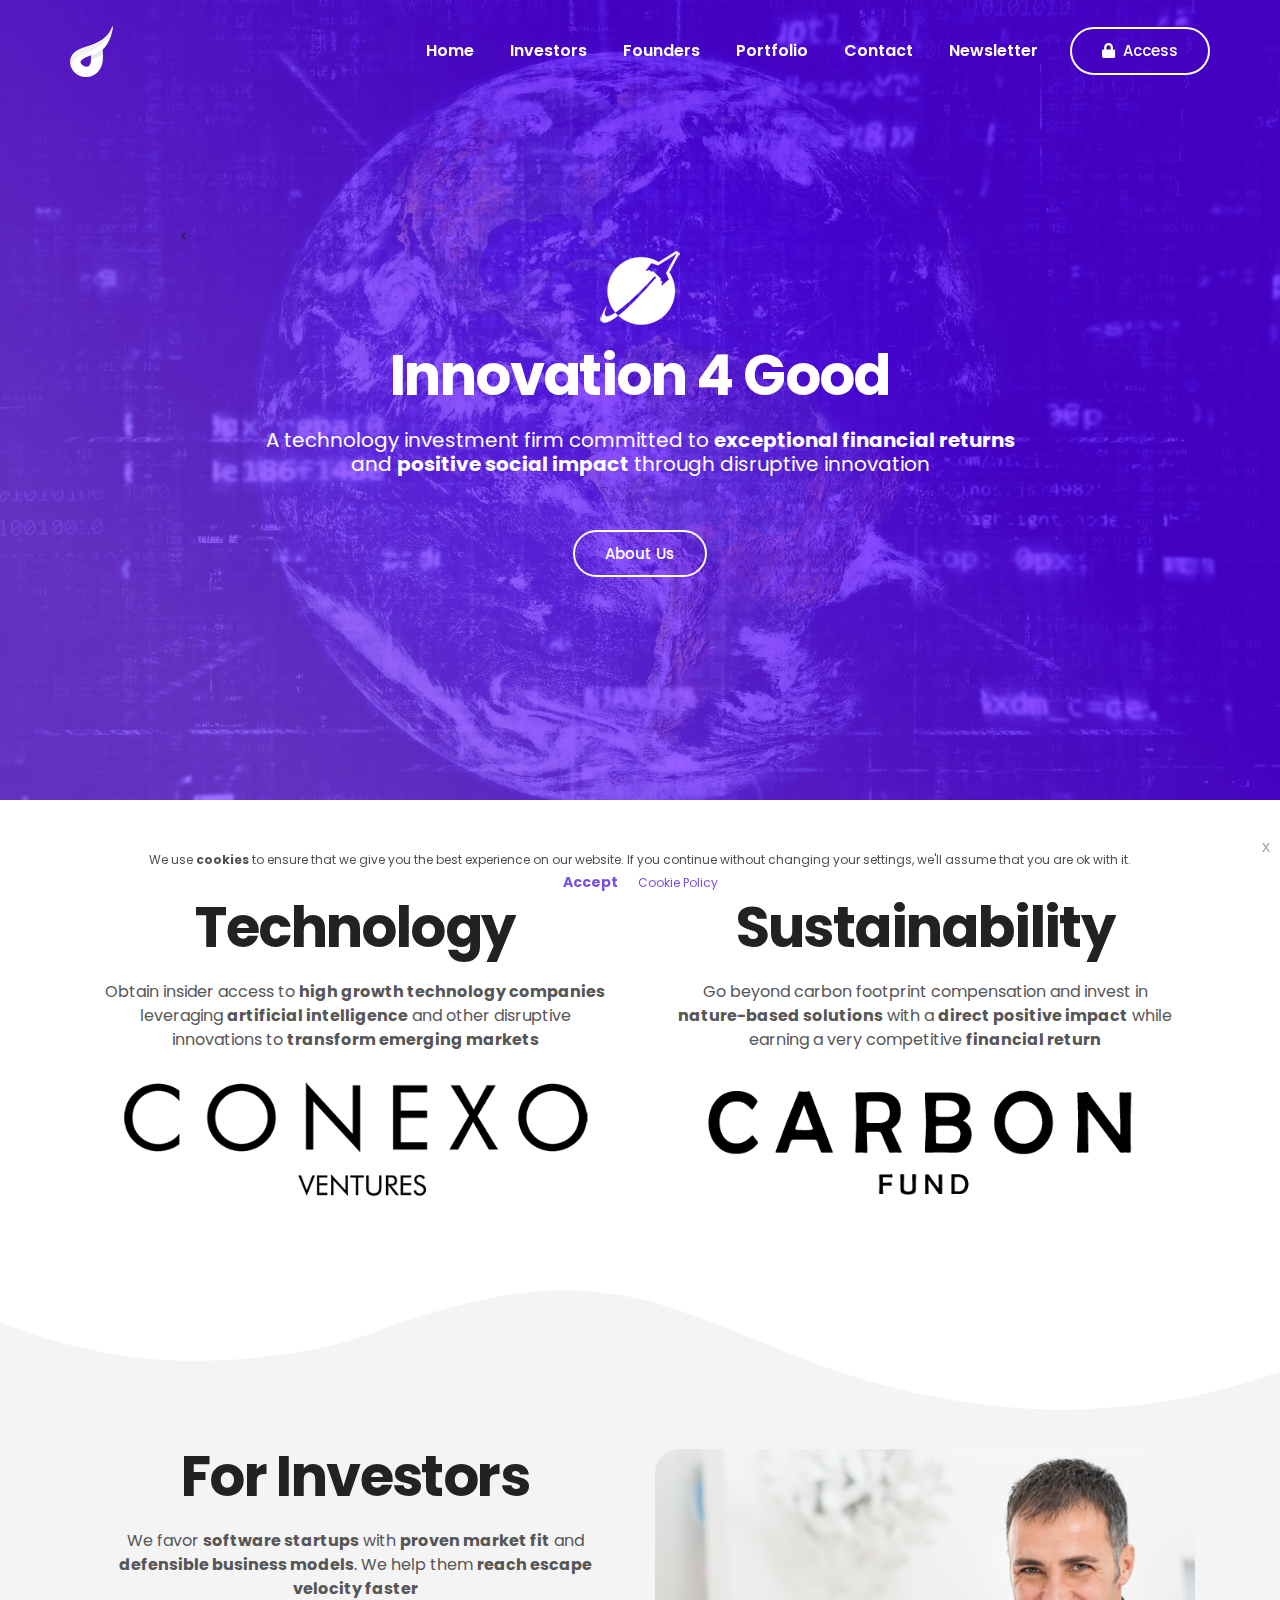
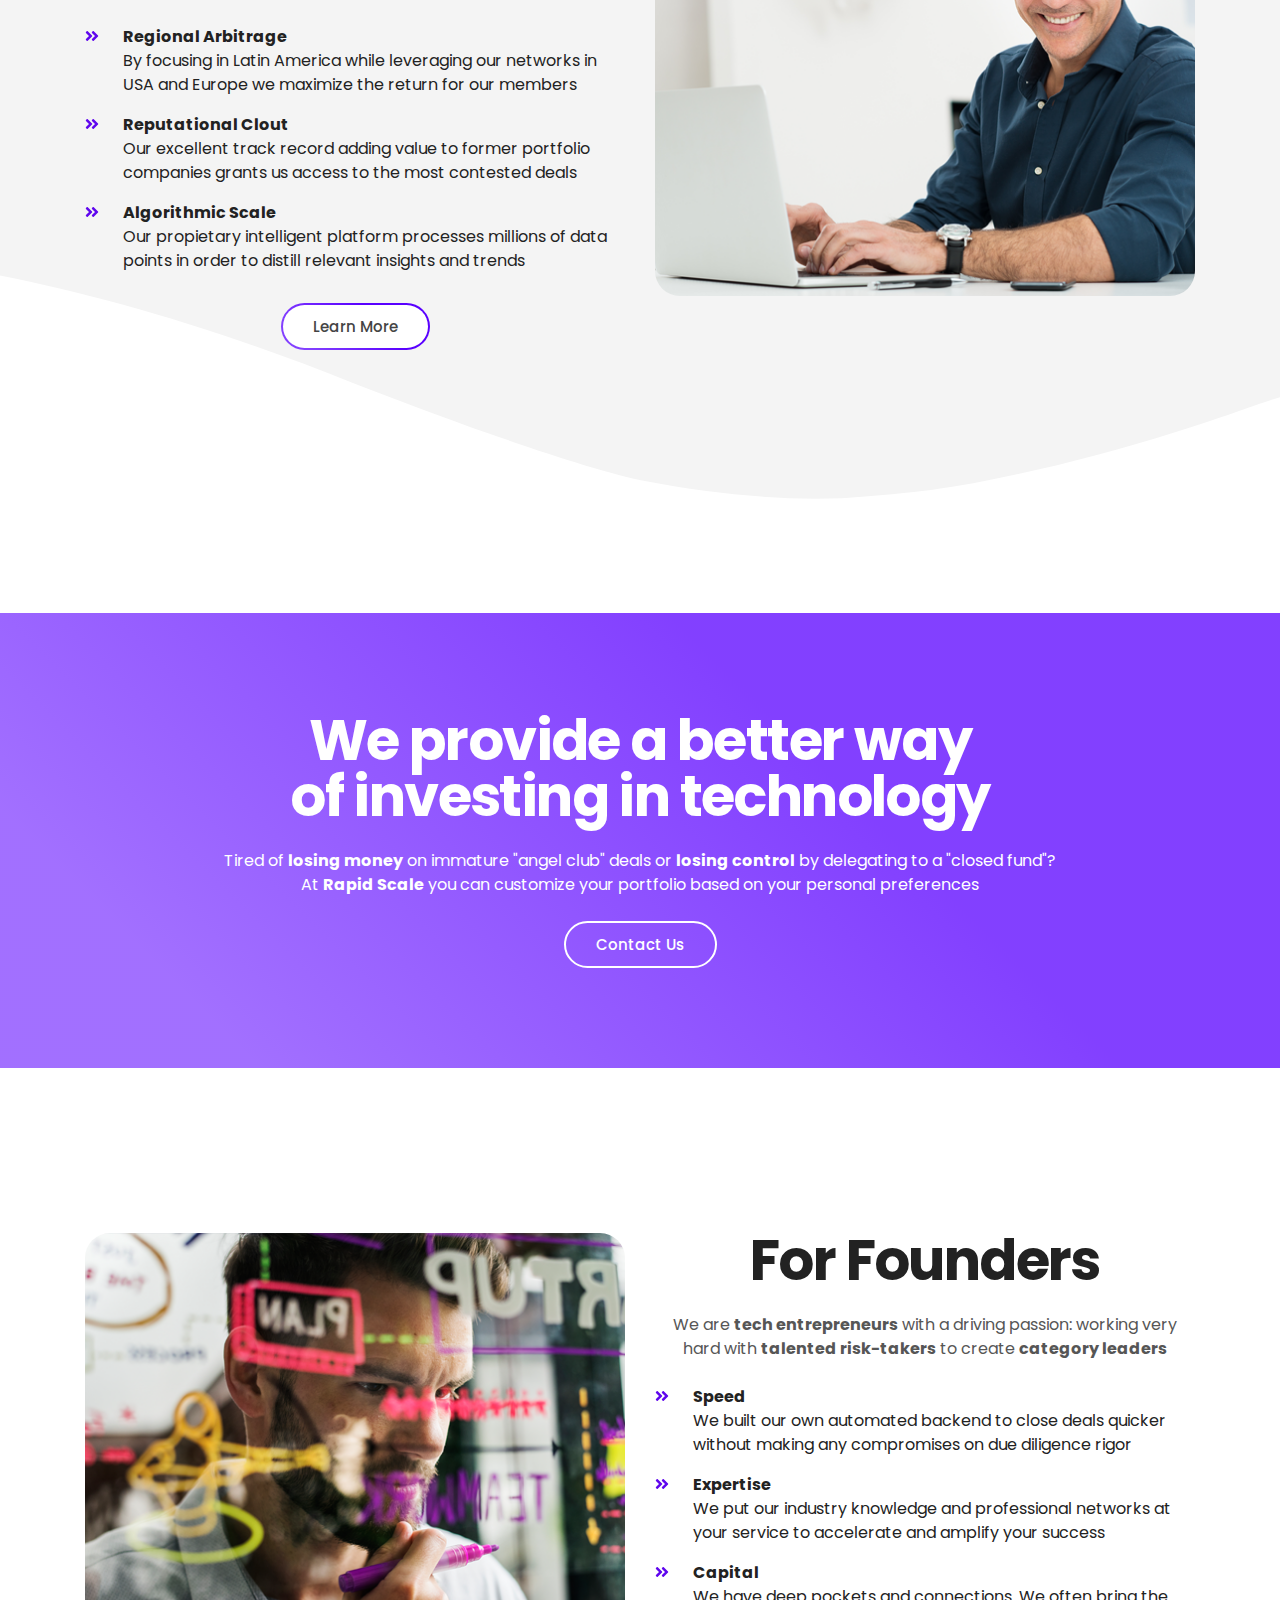
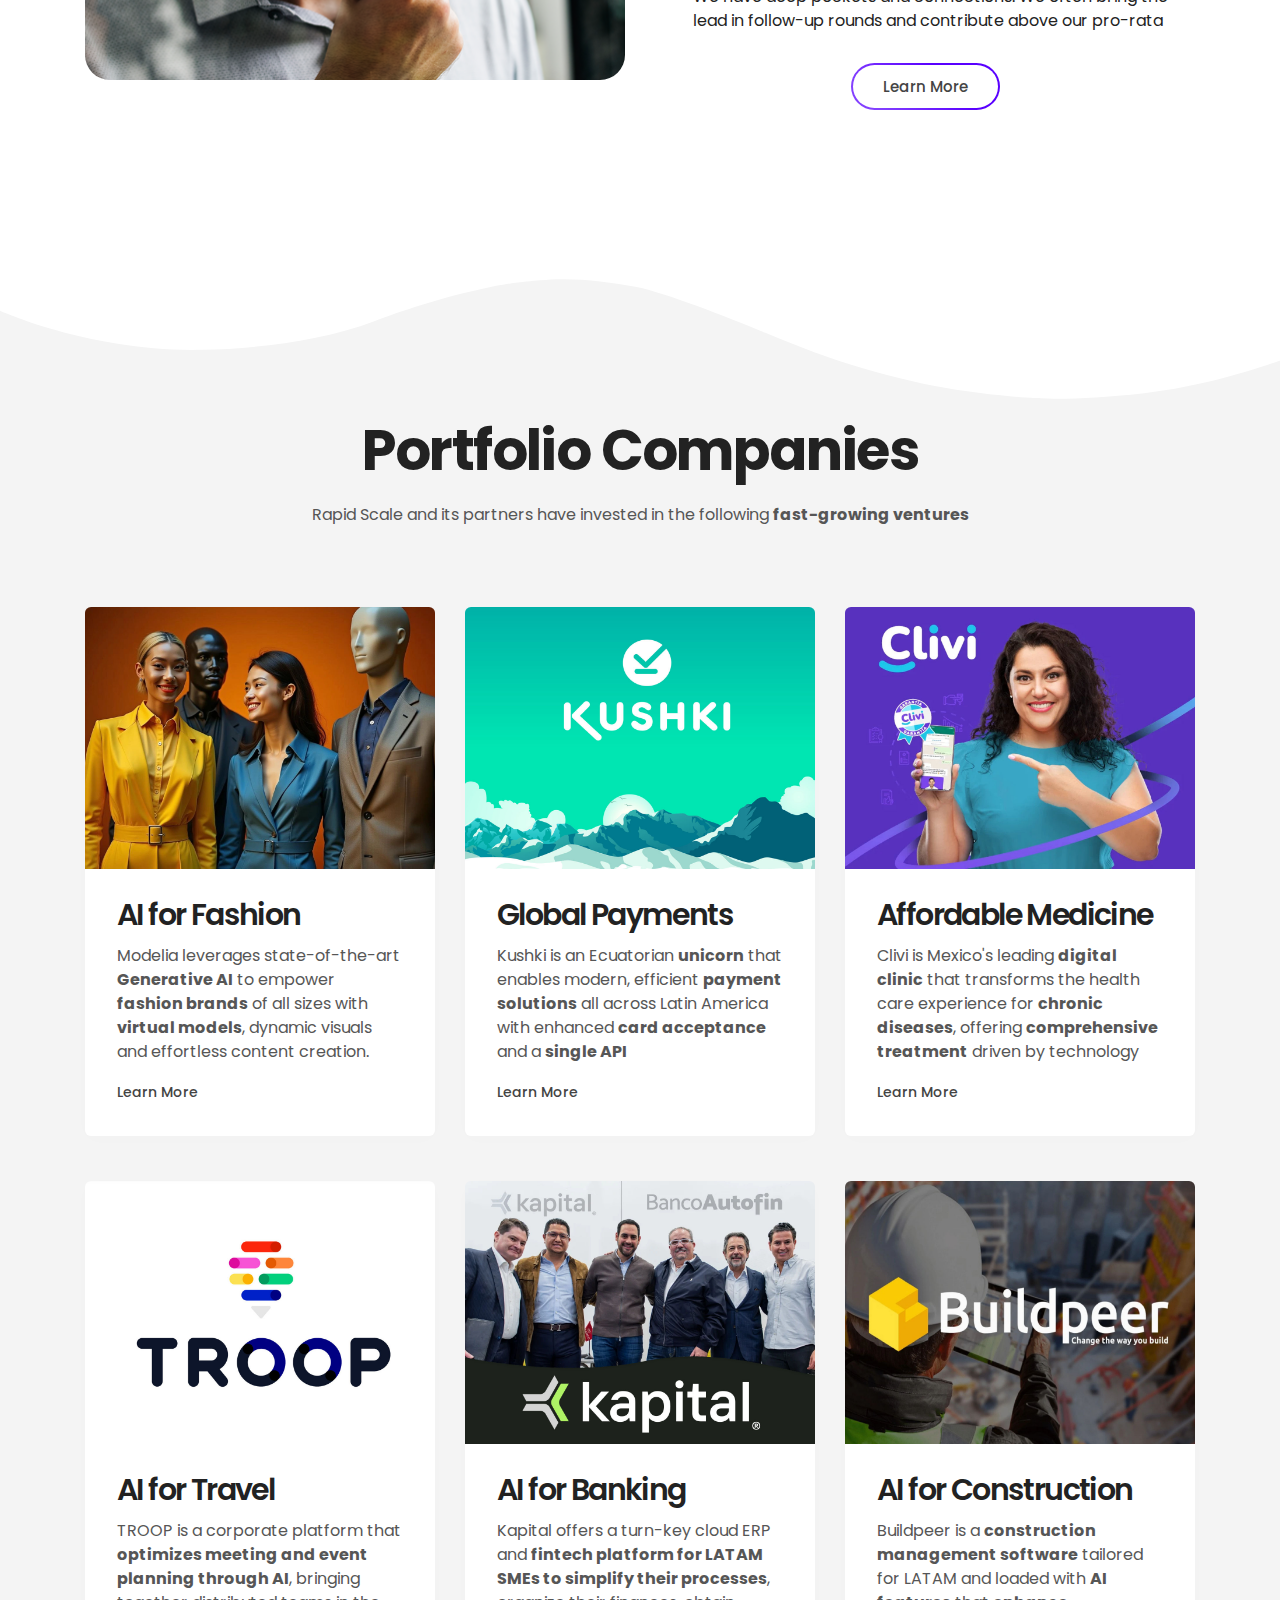
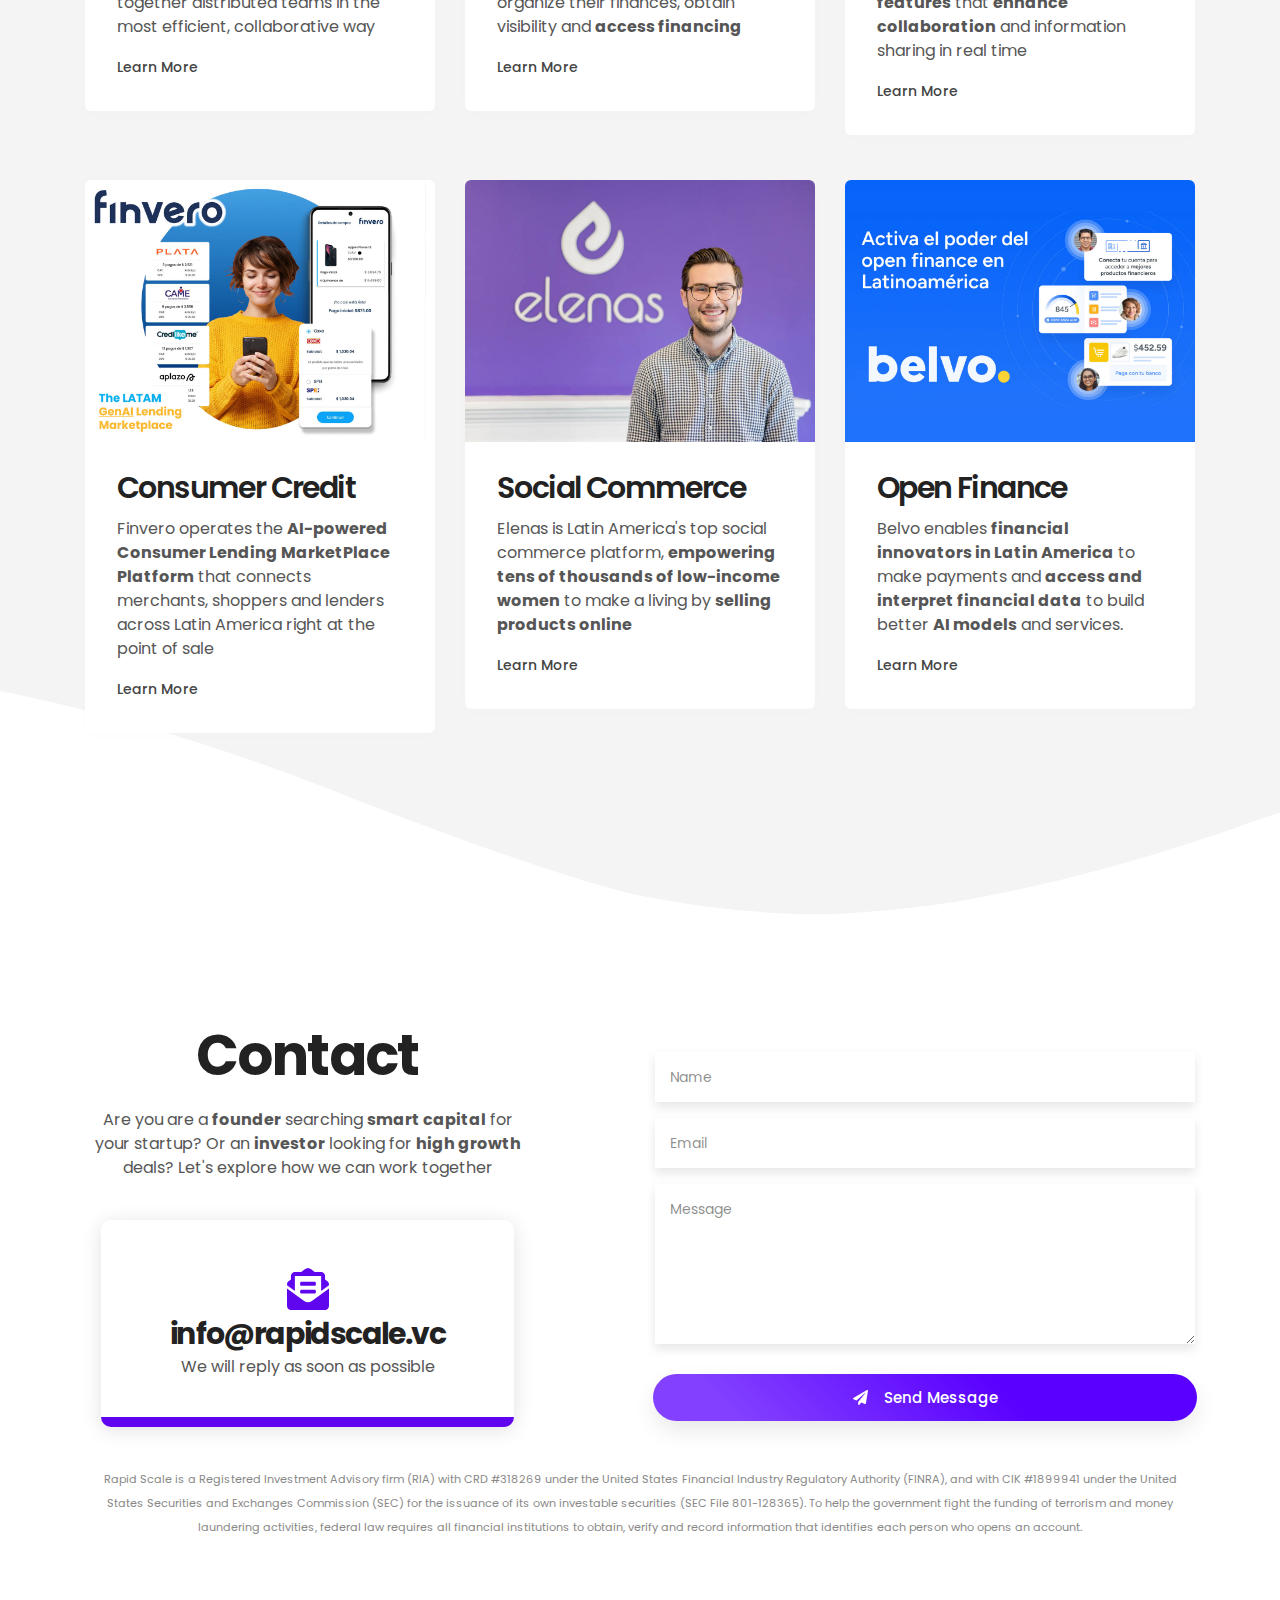
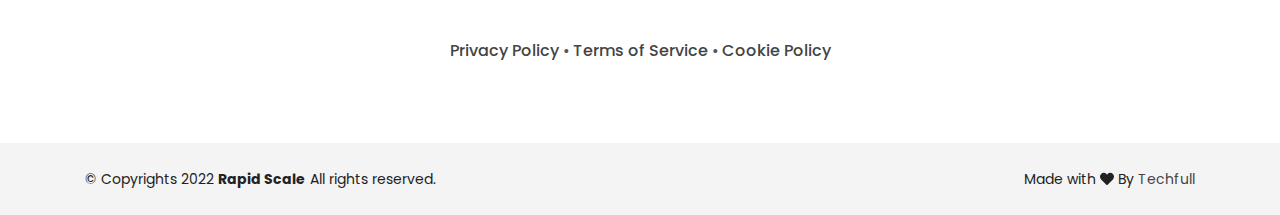
<file: index.html>
<!doctype html>
<html class="no-js" lang="en">

<head>
    <meta charset="UTF-8">
    <meta http-equiv="X-UA-Compatible" content="IE=edge">
    <meta name="viewport" content="width=device-width, initial-scale=1, shrink-to-fit=no">

    <!-- SEO Meta Description -->
    <meta name="description" content="Rapid Scale is a leading venture capital fund">
    <meta name="author" content="Techfull">

    <!-- Title  -->
    <title>Rapid Scale</title>

    <!-- Favicon  -->
    <link rel="icon" href="assets/img/favicon.png">

    <!-- ***** All CSS Files ***** -->

    <!-- Style css -->
    <link rel="stylesheet" href="assets/css/style.css">

    <!-- Responsive css -->
    <link rel="stylesheet" href="assets/css/responsive.css">

</head>

<body class="homepage-4 eupopup eupopup-bottom eupopup-color-inverse">
    <!--====== Preloader Area Start ======-->
    <div id="preloader">
        <!-- Digimax Preloader -->
        <div id="digimax-preloader" class="digimax-preloader">
            <!-- Preloader Animation -->
            <div class="preloader-animation">
                <!-- Spinner -->
                <div class="spinner"></div>
                <!-- Loader -->
                <div class="loader">
                    <span data-text-preloader="R" class="animated-letters">R</span>
                    <span data-text-preloader="A" class="animated-letters">A</span>
                    <span data-text-preloader="P" class="animated-letters">P</span>
                    <span data-text-preloader="I" class="animated-letters">I</span>
                    <span data-text-preloader="D" class="animated-letters">D</span>
                    <span data-text-preloader="S" class="animated-letters">S</span>
                    <span data-text-preloader="C" class="animated-letters">C</span>
                    <span data-text-preloader="A" class="animated-letters">A</span>
                    <span data-text-preloader="L" class="animated-letters">L</span>
                    <span data-text-preloader="E" class="animated-letters">E</span>
                </div>
                <p class="fw-5 text-center text-uppercase">Loading</p>
            </div>
            <!-- Loader Animation -->
            <div class="loader-animation">
                <div class="row h-100">
                    <!-- Single Loader -->
                    <div class="col-3 single-loader p-0">
                        <div class="loader-bg"></div>
                    </div>
                    <!-- Single Loader -->
                    <div class="col-3 single-loader p-0">
                        <div class="loader-bg"></div>
                    </div>
                    <!-- Single Loader -->
                    <div class="col-3 single-loader p-0">
                        <div class="loader-bg"></div>
                    </div>
                    <!-- Single Loader -->
                    <div class="col-3 single-loader p-0">
                        <div class="loader-bg"></div>
                    </div>
                </div>
            </div>
        </div>
    </div>
    <!--====== Preloader Area End ======-->

    <!--====== Scroll To Top Area Start ======-->
    <div id="scrollUp" title="Scroll To Top">
        <i class="fas fa-arrow-up"></i>
    </div>
    <!--====== Scroll To Top Area End ======-->

    <div class="main overflow-hidden">
        <!-- ***** Header Start ***** -->
        <header id="header">
            <!-- Navbar -->
            <nav data-aos="zoom-out" data-aos-delay="800" class="navbar navbar-expand">
                <div class="container header">
                    <!-- Navbar Brand-->
                    <a class="navbar-brand" href="index.html">
                        <img class="navbar-brand-regular" src="assets/img/logo/logo-white.png" alt="brand-logo">
                        <img class="navbar-brand-sticky" src="assets/img/logo/logo.png" alt="sticky brand-logo">
                    </a>
                    <div class="ml-auto"></div>
                    <!-- Navbar -->
                    <ul class="navbar-nav items">
                        <li class="nav-item">
                            <a class="nav-link scroll" href="#home">Home</a>
                        </li>
                        <li class="nav-item">
                            <a class="nav-link scroll" href="#about">Investors</a>
                        </li>
                        <li class="nav-item">
                            <a class="nav-link scroll" href="#founders">Founders</a>
                        </li>
                        <li class="nav-item">
                            <a class="nav-link scroll" href="#portfolio">Portfolio</a>
                        </li>
                        <li class="nav-item">
                            <a class="nav-link scroll" href="#contact">Contact</a>
                        </li>
                        <li class="nav-item">
                            <a class="nav-link" href="http://eepurl.com/iqqm-k">Newsletter</a>
                        </li>
                    </ul>
                    <!-- Navbar Icons -->
<!--                    <ul class="navbar-nav icons">
                        <li class="nav-item">
                            <a href="#" class="nav-link" data-toggle="modal" data-target="#search">
                                <i class="fas fa-search"></i>
                            </a>
                        </li>
                        <li class="nav-item social">
                            <a href="#" class="nav-link"><i class="fab fa-facebook-f"></i></a>
                        </li>
                        <li class="nav-item social">
                            <a href="#" class="nav-link"><i class="fab fa-twitter"></i></a>
                        </li>
                    </ul>-->

                    <!-- Navbar Toggler -->
<!--                    <ul class="navbar-nav toggle">
                        <li class="nav-item">
                            <a href="#" class="nav-link" data-toggle="modal" data-target="#menu">
                                <i class="fas fa-bars toggle-icon m-0"></i>
                            </a>
                        </li>
                    </ul>-->

                    <!-- Navbar Action Button -->
                    <ul class="navbar-nav action">
                        <li class="nav-item ml-3">
                            <a href="https://app.rapidscale.vc/board" class="btn ml-lg-auto btn-bordered-white"><i class="fas fa-lock contact-icon mr-md-2"></i>Access</a>
                        </li>
                    </ul>
                </div>
            </nav>
        </header>
        <!-- ***** Header End ***** -->

        <!-- ***** Welcome Area Start ***** -->
        <section id="home" class="section welcome-area bg-overlay overflow-hidden d-flex align-items-center">
            <div class="container">
                <div class="row justify-content-center align-items-center">
                    <!-- Welcome Intro Start -->
                    <div class="col-12 col-md-10"><
                        <div class="welcome-intro text-center mt-0 py<-5">
                            <img src="assets/img/logo/logo-rocket-white.png" style="padding-bottom:20px;"/>
                            <h1 class="text-white">Innovation 4 Good</h1>
                            <p class="text-white my-4" style="display: inline-block; max-width: 750px;">A technology investment firm committed to <b>exceptional financial returns</b> and <b>positive social impact</b> through disruptive innovation</p>
                            <!-- Buttons -->
                            <div class="button-group">
                                <a href="#about" class="btn btn-bordered-white d-none d-sm-inline-block">About Us</a>
                                <!-- <a href="#contact" class="btn btn-bordered-white">Contact</a> -->
                            </div>
                        </div>
                    </div>
                </div>
            </div>
        </section>
        <!-- ***** Welcome Area End ***** -->

        <!-- ***** Brand Partner Area Start ***** -->
        <section class="section brand-partner ptb_50">
            <div class="container">
                <div class="row justify-content-center">
                    <div class="col-12 col-lg-6">
                        <!-- Section Heading -->
                        <div class="section-heading text-center mb-2" style="padding-top: 50px; padding-left: 15px; padding-right: 15px;">
                            <h2>Technology</h2>
                            <p class="d-none d-sm-block mt-4">Obtain insider access to <b>high growth technology companies</b> leveraging <b>artificial intelligence</b> and other disruptive innovations to <b>transform emerging markets</b></p>
                            <p class="d-block d-sm-none mt-4">Obtain insider access to <b>high growth technology companies</b> leveraging <b>artificial intelligence</b> and other disruptive innovations to <b>transform emerging markets</b></p>
                            <li class="single-partner list-inline-item p-lg-3">
                                <a href="https://conexo.vc/rs_index.html"><img src="assets/img/conexo_logo.png" alt="Conexo Ventures"></a>
                            </li>
                        </div>
                    </div>
                    <div class="col-12 col-lg-6">
                        <!-- Section Heading -->
                        <div class="section-heading text-center mb-2" style="padding-top: 50px; padding-left: 15px; padding-right: 15px;">
                            <h2>Sustainability</h2>
                            <p class="d-none d-sm-block mt-4">Go beyond carbon footprint compensation and invest in <b>nature-based solutions</b> with a <b>direct positive impact</b> while earning a very competitive <b>financial return</b></p>
                            <p class="d-block d-sm-none mt-4">Go beyond carbon footprint compensation and invest in <b>nature-based solutions</b> with a <b>direct positive impact</b> while earning a very competitive <b>financial return</b></p>
                            <li class="single-partner list-inline-item p-lg-3">
                                <a href="https://rapidscale.vc/carbon/index.html"><img src="assets/img/carbon_logo.png" alt="Carbon Fund"></a>
                            </li>
                        </div>
                    </div>
                </div>
                <!--
                <div class="row justify-content-center">
                    <div class="col-12">

                        <ul class="brand-partner-wrapper list-inline text-center">
                            <li class="single-partner list-inline-item p-lg-3">
                                <img src="assets/img/brand/brand_partner_1.png" alt="TechCrunch">
                            </li>

                            <li class="single-partner list-inline-item p-lg-3">
                                <img src="assets/img/brand/brand_partner_2.png" alt="LatamList">
                            </li>

                            <li class="single-partner list-inline-item p-lg-3">
                                <img src="assets/img/brand/brand_partner_3.png" alt="CB Insights">
                            </li>

                            <li class="single-partner list-inline-item p-lg-3">
                                <img src="assets/img/brand/brand_partner_4.png" alt="PitchBook">
                            </li>

                            <li class="single-partner list-inline-item p-lg-3">
                                <img src="assets/img/brand/brand_partner_5.png" alt="CrunchBase"></a>
                            </li>
                        </ul>
                    </div>
                </div>
                -->
            </div>
        </section>
        <!-- ***** Brand Partner Area End ***** -->

        <!-- ***** Content Area Start ***** -->
        <section id="about" class="section content-area bg-grey ptb_150">
            <!-- Shape Top -->
            <div class="shape shape-top">
                <svg xmlns="http://www.w3.org/2000/svg" viewBox="0 0 1000 100" preserveAspectRatio="none" fill="#FFFFFF">
                    <path class="shape-fill" d="M421.9,6.5c22.6-2.5,51.5,0.4,75.5,5.3c23.6,4.9,70.9,23.5,100.5,35.7c75.8,32.2,133.7,44.5,192.6,49.7
                c23.6,2.1,48.7,3.5,103.4-2.5c54.7-6,106.2-25.6,106.2-25.6V0H0v30.3c0,0,72,32.6,158.4,30.5c39.2-0.7,92.8-6.7,134-22.4
                c21.2-8.1,52.2-18.2,79.7-24.2C399.3,7.9,411.6,7.5,421.9,6.5z"></path>
                </svg>
            </div>
            <div class="container">
                <div class="row justify-content-between">
                    <div class="col-12 col-lg-6" style="padding: 15px;">
                        <!-- Content Inner -->
                        <div class="content-inner text-center">
                            <!-- Section Heading -->
                            <div class="section-heading text-center mb-3">
                                <h2>For Investors</h2>
                                <p class="d-none d-sm-block mt-4">We favor <b>software startups</b> with <b>proven market fit</b> and <b>defensible business models</b>. We help them <b>reach escape velocity faster</b></p>
                                <p class="d-block d-sm-none mt-4">We favor <b>software startups</b> with <b>proven market fit</b> and <b>defensible business models</b>. We help them <b>reach escape velocity faster</b></p>
                            </div>
                            <!-- Content List -->
                            <ul class="content-list text-left">
                                <!-- Single Content List -->
                                <li class="single-content-list media py-2">
                                    <div class="content-icon pr-4">
                                        <span class="color-1"><i class="fas fa-angle-double-right"></i></span>
                                    </div>
                                    <div class="content-text media-body">
                                        <span><b>Regional Arbitrage</b><br>By focusing in Latin America while leveraging our networks in USA and Europe we maximize the return for our members</span>
                                    </div>
                                </li>
                                <!-- Single Content List -->
                                <li class="single-content-list media py-2">
                                    <div class="content-icon pr-4">
                                        <span class="color-1"><i class="fas fa-angle-double-right"></i></span>
                                    </div>
                                    <div class="content-text media-body">
                                        <span><b>Reputational Clout</b><br>Our excellent track record adding value to former portfolio companies grants us access to the most contested deals</span>
                                    </div>
                                </li>
                                <!-- Single Content List -->
                                <li class="single-content-list media py-2">
                                    <div class="content-icon pr-4">
                                        <span class="color-1"><i class="fas fa-angle-double-right"></i></span>
                                    </div>
                                    <div class="content-text media-body">
                                        <span><b>Algorithmic Scale</b><br>Our propietary intelligent platform processes millions of data points in order to distill relevant insights and trends</span>
                                    </div>
                                </li>
                            </ul>
                            <a href="#contact" class="btn btn-bordered mt-4">Learn More</a>
                        </div>
                    </div>
                    <div class="col-12 col-lg-6" style="padding: 15px;">
                        <!-- Service Thumb -->
                        <div class="service-thumb mx-auto pt-4 pt-lg-0">
                            <img src="assets/img/content/content_thumb_1.png" alt="For Investors" style="border-radius: 25px;">
                        </div>
                    </div>
                </div>
            </div>
            <!-- Shape Bottom -->
            <div class="shape shape-bottom">
                <svg xmlns="http://www.w3.org/2000/svg" viewBox="0 0 1000 100" preserveAspectRatio="none" fill="#FFFFFF">
                    <path class="shape-fill" d="M421.9,6.5c22.6-2.5,51.5,0.4,75.5,5.3c23.6,4.9,70.9,23.5,100.5,35.7c75.8,32.2,133.7,44.5,192.6,49.7
        c23.6,2.1,48.7,3.5,103.4-2.5c54.7-6,106.2-25.6,106.2-25.6V0H0v30.3c0,0,72,32.6,158.4,30.5c39.2-0.7,92.8-6.7,134-22.4
        c21.2-8.1,52.2-18.2,79.7-24.2C399.3,7.9,411.6,7.5,421.9,6.5z"></path>
                </svg>
            </div>
        </section>
        <!-- ***** Content Area End ***** -->

        <!--====== Call To Action Area Start ======-->
        <section class="section cta-area bg-overlay ptb_100" style="margin-top:100px !important;">
            <div class="container">
                <div class="row justify-content-center">
                    <div class="col-12 col-lg-10">
                        <!-- Section Heading -->
                        <div class="section-heading text-center m-0">
                            <h2 class="text-white">We provide a better way<br/>of investing in technology</h2>
                            <p class="text-white d-none d-sm-block mt-4">Tired of <b>losing money</b> on immature "angel club" deals or <b>losing control</b> by delegating to a "closed fund"?<br/>At <b>Rapid Scale</b> you can customize your portfolio based on your personal preferences</p>
                            <p class="text-white d-block d-sm-none mt-4">Tired of <b>losing money</b> on immature "angel club" deals or <b>losing control</b> by delegating to a "closed fund"?</p>
                            <a href="#contact" class="btn btn-bordered-white mt-4">Contact Us</a>
                        </div>
                    </div>
                </div>
            </div>
        </section>
        <!--====== Call To Action Area End ======-->

        <!-- ***** Content Area Start ***** -->
        <section id="founders" class="section content-area ptb_150">
            <div class="container">
                <div class="row justify-content-between">
                    <div class="col-12 col-lg-6" style="padding: 15px;">
                        <img src="assets/img/content/content_thumb_2.png" alt="For Founders" style="border-radius: 25px;">
                    </div>
                    <div class="col-12 col-lg-6" style="padding: 15px;">
                        <!-- Content Inner -->
                        <div class="content-inner text-center pt-sm-4 pt-lg-0 mt-sm-5 mt-lg-0">
                            <!-- Section Heading -->
                            <div class="section-heading text-center mb-3">
                                <h2>For Founders</h2>
                                <p class="d-none d-sm-block mt-4">We are <b>tech entrepreneurs</b> with a driving passion: working very hard with <b>talented risk-takers</b> to create <b>category leaders</b></p>
                                <p class="d-block d-sm-none mt-4">We are <b>tech entrepreneurs</b> with a driving passion: working very hard with <b>talented risk-takers</b> to create <b>category leaders</b></p>
                            </div>
                            <!-- Content List -->
                            <ul class="content-list text-left">
                                <!-- Single Content List -->
                                <li class="single-content-list media py-2">
                                    <div class="content-icon pr-4">
                                        <span class="color-1"><i class="fas fa-angle-double-right"></i></span>
                                    </div>
                                    <div class="content-text media-body">
                                        <span><b>Speed</b><br>We built our own automated backend to close deals quicker without making any compromises on due diligence rigor</span>
                                    </div>
                                </li>
                                <!-- Single Content List -->
                                <li class="single-content-list media py-2">
                                    <div class="content-icon pr-4">
                                        <span class="color-1"><i class="fas fa-angle-double-right"></i></span>
                                    </div>
                                    <div class="content-text media-body">
                                        <span><b>Expertise</b><br>We put our industry knowledge and professional networks at your service to accelerate and amplify your success</span>
                                    </div>
                                </li>
                                <!-- Single Content List -->
                                <li class="single-content-list media py-2">
                                    <div class="content-icon pr-4">
                                        <span class="color-1"><i class="fas fa-angle-double-right"></i></span>
                                    </div>
                                    <div class="content-text media-body">
                                        <span><b>Capital</b><br>We have deep pockets and connections. We often bring the lead in follow-up rounds and contribute above our pro-rata</span>
                                    </div>
                                </li>
                            </ul>
                            <a href="#contact" class="btn btn-bordered mt-4">Learn More</a>
                        </div>
                    </div>
                </div>
            </div>
        </section>
        <!-- ***** Content Area End ***** -->

        <!-- ***** Service Area End ***** -->
        <section id="portfolio" class="section service-area bg-grey ptb_150">
            <!-- Shape Top -->
            <div class="shape shape-top">
                <svg xmlns="http://www.w3.org/2000/svg" viewBox="0 0 1000 100" preserveAspectRatio="none" fill="#FFFFFF">
                    <path class="shape-fill" d="M421.9,6.5c22.6-2.5,51.5,0.4,75.5,5.3c23.6,4.9,70.9,23.5,100.5,35.7c75.8,32.2,133.7,44.5,192.6,49.7
                c23.6,2.1,48.7,3.5,103.4-2.5c54.7-6,106.2-25.6,106.2-25.6V0H0v30.3c0,0,72,32.6,158.4,30.5c39.2-0.7,92.8-6.7,134-22.4
                c21.2-8.1,52.2-18.2,79.7-24.2C399.3,7.9,411.6,7.5,421.9,6.5z"></path>
                </svg>
            </div>
            <div class="container">
                <div class="row justify-content-center">
                    <div class="col-12 col-md-10 col-lg-8">
                        <!-- Section Heading -->
                        <div class="section-heading text-center">
                            <h2>Portfolio Companies</h2>
                            <p class="d-none d-sm-block mt-4">Rapid Scale and its partners have invested in the following <b>fast-growing ventures</b></p>
                            <p class="d-block d-sm-none mt-4">Rapid Scale and its partners have invested in the following <b>fast-growing ventures</b></p>
                        </div>
                    </div>
                </div>
                <div class="row">
                    <div class="col-12 col-md-6 col-lg-4">
                        <!-- Single Service -->
                        <div class="single-service service-gallery overflow-hidden">
                            <!-- Service Thumb -->
                            <div class="service-thumb">
                                <a href="https://modelia.ai"><img src="assets/img/case_studies/case_studies_1/thumb_7.jpg" alt="Modelia AI"></a>
                            </div>
                            <!-- Service Content -->
                            <div class="service-content bg-white">
                                <a href="https://modelia.ai">
                                    <h3>AI for Fashion</h3>
                                </a>
                                <p class="py-3">Modelia leverages state-of-the-art <b>Generative AI</b> to empower <b>fashion brands</b> of all sizes with <b>virtual models</b>, dynamic visuals and effortless content creation.</p>
                                <a class="service-btn" href="https://modelia.ai">Learn More</a>
                            </div>
                        </div>
                    </div>
                    <div class="col-12 col-md-6 col-lg-4">
                        <!-- Single Service -->
                        <div class="single-service service-gallery overflow-hidden">
                            <!-- Service Thumb -->
                            <div class="service-thumb">
                                <a href="https://kushkipagos.com"><img src="assets/img/case_studies/case_studies_1/thumb_2.jpg" alt="Kushki Pagos"></a>
                            </div>
                            <!-- Service Content -->
                            <div class="service-content bg-white">
                                <a href="https://kushkipagos.com">
                                    <h3>Global Payments</h3>
                                </a>
                                <p class="py-3">Kushki is an Ecuatorian <b>unicorn</b> that enables modern, efficient <b>payment solutions</b> all across Latin America with enhanced <b>card acceptance</b> and a <b>single API</b></p>
                                <a class="service-btn" href="https://techcrunch.com/2022/06/07/ecuadorian-payments-infrastructure-startup-kushki-lands-100m-at-a-1-5b-valuation">Learn More</a>
                            </div>
                        </div>
                    </div>
                    <div class="col-12 col-md-6 col-lg-4">
                        <!-- Single Service -->
                        <div class="single-service service-gallery overflow-hidden">
                            <!-- Service Thumb -->
                            <div class="service-thumb">
                                <a href="https://www.clivi.com.mx"><img src="assets/img/case_studies/case_studies_1/thumb_3.jpg" alt="Clivi AI"></a>
                            </div>
                            <!-- Service Content -->
                            <div class="service-content bg-white">
                                <a href="https://www.clivi.com.mx">
                                    <h3>Affordable Medicine</h3>
                                </a>
                                <p class="py-3">Clivi is Mexico's leading <b>digital clinic</b> that transforms the health care experience for <b>chronic diseases</b>, offering <b>comprehensive treatment</b> driven by technology</p>
                                <a class="service-btn" href="https://www.clivi.com.mx">Learn More</a>
                            </div>
                        </div>
                    </div>
                    <div class="col-12 col-md-6 col-lg-4">
                        <!-- Single Service -->
                        <div class="single-service service-gallery overflow-hidden">
                            <!-- Service Thumb -->
                            <div class="service-thumb">
                                <a href="https://trooptravel.com/"><img src="assets/img/case_studies/case_studies_1/thumb_4.jpg" alt="Troop AI"></a>
                            </div>
                            <!-- Service Content -->
                            <div class="service-content bg-white">
                                <a href="https://trooptravel.com/">
                                    <h3>AI for Travel</h3>
                                </a>
                                <p class="py-3">TROOP is a corporate platform that <b>optimizes meeting and event planning through AI</b>, bringing together distributed teams in the most efficient, collaborative way</p>
                                <a class="service-btn" href="https://www.businesstravelnews.com/Meetings/11M-Funding-Round-to-Support-Troop-Expansion">Learn More</a>
                            </div>
                        </div>
                    </div>
                    <div class="col-12 col-md-6 col-lg-4">
                        <!-- Single Service -->
                        <div class="single-service service-gallery overflow-hidden">
                            <!-- Service Thumb -->
                            <div class="service-thumb">
                                <a href="https://www.kapital.mx/"><img src="assets/img/case_studies/case_studies_1/thumb_5.jpg" alt="Kapital AI"></a>
                            </div>
                            <!-- Service Content -->
                            <div class="service-content bg-white">
                                <a href="https://www.kapital.mx/">
                                    <h3>AI for Banking</h3>
                                </a>
                                <p class="py-3">Kapital offers a turn-key cloud ERP and <b>fintech platform for LATAM SMEs to simplify their processes</b>, organize their finances, obtain visibility and <b>access financing</b></p>
                                <a class="service-btn" href="https://latamlist.com/kapital-invests-50m-in-the-acquisition-and-capitalization-of-autofin">Learn More</a>
                            </div>
                        </div>
                    </div>
                    <div class="col-12 col-md-6 col-lg-4">
                        <!-- Single Service -->
                        <div class="single-service service-gallery overflow-hidden">
                            <!-- Service Thumb -->
                            <div class="service-thumb">
                                <a href="https://www.buildpeer.com/"><img src="assets/img/case_studies/case_studies_1/thumb_9.jpg" alt="Construction AI"></a>
                            </div>
                            <!-- Service Content -->
                            <div class="service-content bg-white">
                                <a href="https://www.buildpeer.com/">
                                    <h3>AI for Construction</h3>
                                </a>
                                <p class="py-3">Buildpeer is a <b>construction management software</b> tailored for LATAM and loaded with <b>AI features</b> that <b>enhance collaboration</b> and information sharing in real time</p>
                                <a class="service-btn" href="https://www.buildpeer.com/">Learn More</a>
                            </div>
                        </div>
                    </div>
                    <div class="col-12 col-md-6 col-lg-4">
                        <!-- Single Service -->
                        <div class="single-service service-gallery overflow-hidden">
                            <!-- Service Thumb -->
                            <div class="service-thumb">
                                <a href="https://www.finvero.com/"><img src="assets/img/case_studies/case_studies_1/thumb_6.jpg" alt="Consumer Credit AI"></a>
                            </div>
                            <!-- Service Content -->
                            <div class="service-content bg-white">
                                <a href="https://www.finvero.com/">
                                    <h3>Consumer Credit</h3>
                                </a>
                                <p class="py-3">Finvero operates the <b>AI-powered Consumer Lending MarketPlace Platform</b> that connects merchants, shoppers and lenders across Latin America right at the point of sale</p>
                                <a class="service-btn" href="https://news.microsoft.com/es-xl/finvero-revolutionizes-the-credit-experience-with-the-help-of-technology/">Learn More</a>
                            </div>
                        </div>
                    </div>
                    <div class="col-12 col-md-6 col-lg-4">
                        <!-- Single Service -->
                        <div class="single-service service-gallery overflow-hidden">
                            <!-- Service Thumb -->
                            <div class="service-thumb">
                                <a href="https://www.elenas.co/mx"><img src="assets/img/case_studies/case_studies_1/thumb_1.jpg" alt="Elenas"></a>
                            </div>
                            <!-- Service Content -->
                            <div class="service-content bg-white">
                                <a href="https://www.elenas.co/mx">
                                    <h3>Social Commerce</h3>
                                </a>
                                <p class="py-3">Elenas is Latin America's top social commerce platform, <b>empowering tens of thousands of low-income women</b> to make a living by <b>selling products online</b></p>
                                <a class="service-btn" href="https://techcrunch.com/2022/10/11/social-commerce-startup-elenas-secures-20m-to-help-more-latam-women-sell-online/">Learn More</a>
                            </div>
                        </div>
                    </div>
                    <div class="col-12 col-md-6 col-lg-4">
                        <!-- Single Service -->
                        <div class="single-service service-gallery overflow-hidden">
                            <!-- Service Thumb -->
                            <div class="service-thumb">
                                <a href="https://www.belvo.com"><img src="assets/img/case_studies/case_studies_1/thumb_8.jpg" alt="Open Finance & AI"></a>
                            </div>
                            <!-- Service Content -->
                            <div class="service-content bg-white">
                                <a href="https://www.belvo.com">
                                    <h3>Open Finance</h3>
                                </a>
                                <p class="py-3">Belvo enables <b>financial innovators in Latin America</b> to make payments and <b>access and interpret financial data</b> to build better <b>AI models</b> and services.</p>
                                <a class="service-btn" href="https://www.belvo.com">Learn More</a>
                            </div>
                        </div>
                    </div>
                </div>
            </div>
            <!-- Shape Bottom -->
            <div class="shape shape-bottom">
                <svg xmlns="http://www.w3.org/2000/svg" viewBox="0 0 1000 100" preserveAspectRatio="none" fill="#FFFFFF">
                    <path class="shape-fill" d="M421.9,6.5c22.6-2.5,51.5,0.4,75.5,5.3c23.6,4.9,70.9,23.5,100.5,35.7c75.8,32.2,133.7,44.5,192.6,49.7
        c23.6,2.1,48.7,3.5,103.4-2.5c54.7-6,106.2-25.6,106.2-25.6V0H0v30.3c0,0,72,32.6,158.4,30.5c39.2-0.7,92.8-6.7,134-22.4
        c21.2-8.1,52.2-18.2,79.7-24.2C399.3,7.9,411.6,7.5,421.9,6.5z"></path>
                </svg>
            </div>
        </section>
        <!-- ***** Service Area End ***** -->

        <!-- ***** Price Plan Area Start ***** -->

        <!-- ***** Price Plan Area End ***** -->

        <!-- ***** Review Area Start ***** -->

        <!-- ***** Review Area End ***** -->

        <!--====== Contact Area Start ======-->
        <section id="contact" class="contact-area ptb_100">
            <div class="container">
                <div class="row justify-content-between align-items-center">
                    <div class="col-12 col-lg-5">
                        <!-- Section Heading -->
                        <div class="section-heading text-center mb-3">
                            <h2>Contact</h2>
                            <p class="d-none d-sm-block mt-4">Are you are a <b>founder</b> searching <b>smart capital</b> for your startup?
                                Or an <b>investor</b> looking for <b>high growth</b> deals?
                                Let's explore how we can work together<br/>&nbsp;</p>
                            <p class="d-block d-sm-none mt-4">Drop us a line and let's explore how we can work together</p>
                        </div>
                        <!-- Contact Us -->
                        <div class="contact-us">
                            <ul>
                                <!-- Contact Info -->
                                <!--
                                <li class="contact-info color-3 bg-hover active hover-bottom text-center p-5 m-3">
                                    <span><i class="fas fa-mobile-alt fa-3x"></i></span>
                                    <a class="d-block my-2" href="#">
                                        <h3>phone num</h3>
                                    </a>
                                    <p>Lorem ipsum dolor sit amet, consectetur adipisicing elit.</p>
                                </li>
                                -->
                                <!-- Contact Info -->
                                <li class="contact-info color-1 bg-hover active hover-bottom text-center p-5 m-3">
                                    <span><i class="fas fa-envelope-open-text fa-3x"></i></span>
                                    <a class="d-none d-sm-block my-2" href="#">
                                        <h3>info&#64;rapidscale.vc</h3>
                                    </a>
                                    <a class="d-block d-sm-none my-2" href="#">
                                        <h3>info&#64;rapidscale.vc</h3>
                                    </a>
                                    <p>We will reply as soon as possible</p>
                                </li>
                            </ul>
                        </div>
                    </div>
                    <div class="col-12 col-lg-6 pt-4 pt-lg-0">
                        <!-- Contact Box -->
                        <div class="contact-box text-center">
                            <!-- Contact Form (ALERT trailing slash!) -->
                            <form id="ajax-contact" method="POST" action="https://algonaut.herokuapp.com/rapid-mail/"
                                  msg-sending="Sending the message. One moment."
                                  msg-success="Message sent! Will reply shortly."
                                  msg-failure="Message not sent. Please try again."
                                  msg-error="There was an error and the message could not be sent.">
                                <input type="hidden" name="token" id="token"/>
                                <div class="row">
                                    <div class="col-12">
                                        <div class="form-group">
                                            <input type="text" class="form-control" name="name" id="name" placeholder="Name" required="required">
                                        </div>
                                        <div class="form-group">
                                            <input type="email" class="form-control" name="email" id="email" placeholder="Email" required="required">
                                        </div>
                                    </div>
                                    <div class="col-12">
                                        <div class="form-group">
                                            <textarea class="form-control" name="message" id="message" placeholder="Message" required="required"></textarea>
                                        </div>
                                    </div>
                                    <div class="col-12">
                                        <button type="submit" class="btn btn-bordered active btn-block mt-3"><span class="text-white pr-3"><i class="fas fa-paper-plane"></i></span>Send Message</button>
                                    </div>
                                </div>
                            </form>
                        </div>
                    </div>
                </div>
                <div id="form-messages" class="mt-3"></div>
                <p class="small text-muted text-center">
                    &nbsp;<br/>
                    Rapid Scale is a  Registered Investment Advisory firm (RIA) with CRD #318269 under the
                    United States Financial Industry Regulatory Authority (FINRA), and with CIK #1899941 under the
                    United States Securities and Exchanges Commission (SEC) for the issuance of its own investable
                    securities (SEC File 801-128365).
                    To help the government fight the funding of terrorism and money laundering activities, federal law requires all
                    financial institutions to obtain, verify and record information that identifies each person who opens an account.</p>
            </div>
        </section>
        <!--====== Contact Area End ======-->

        <!--====== Call To Action Area Start ======-->
<!--        <section class="section cta-area bg-overlay ptb_100">
            <div class="container">
                <div class="row justify-content-center">
                    <div class="col-12 col-lg-10">
                        &lt;!&ndash; Section Heading &ndash;&gt;
                        <div class="section-heading text-center m-0">
                            <h2 class="text-white">Newsletter</h2>
                            <p class="text-white d-none d-sm-block mt-4">Get on board our free quarterly newsletter to receive portfolio company <b>updates</b>,<br/> valuable <b>insights</b> into <b>market trends</b> and <b>news</b> as well as <b>practical resources</b> for investors</p>
                            <p class="text-white d-block d-sm-none mt-4">Get on board our free quarterly newsletter to receive portfolio company <b>updates</b>,<br/> valuable <b>insights</b> into <b>market trends</b> and <b>news</b> as well as <b>practical resources</b> for investors</p>
                            <a href="http://eepurl.com/iqqm-k" class="btn btn-bordered-white mt-4">Subscribe</a>
                        </div>
                    </div>
                </div>
            </div>
        </section>-->
        <!--====== Call To Action Area End ======-->

        <!--====== Footer Area Start ======-->
        <footer class="section footer-area">
            <!-- Footer Top -->
<!--            <div class="footer-top ptb_100">
                <div class="container">
                    <div class="row">
                        <div class="col-12 col-sm-6 col-lg-3">
                            &lt;!&ndash; Footer Items &ndash;&gt;
                            <div class="footer-items">
                                &lt;!&ndash; Footer Title &ndash;&gt;
                                <h3 class="footer-title text-uppercase mb-2">About Us</h3>
                                <ul>
                                    <li class="py-2"><a class="text-black-50" href="#">Company Profile</a></li>
                                    <li class="py-2"><a class="text-black-50" href="#">For Investors</a></li>
                                    <li class="py-2"><a class="text-black-50" href="#">For Founders</a></li>
                                    <li class="py-2"><a class="text-black-50" href="#">Careers</a></li>
                                    <li class="py-2"><a class="text-black-50" href="#">Partners</a></li>
                                </ul>
                            </div>
                        </div>
                        <div class="col-12 col-sm-6 col-lg-3">
                            &lt;!&ndash; Footer Items &ndash;&gt;
                            <div class="footer-items">
                                &lt;!&ndash; Footer Title &ndash;&gt;
                                <h3 class="footer-title text-uppercase mb-2">Services</h3>
                                <ul>
                                    <li class="py-2"><a class="text-black-50" href="#">Venture Investments</a></li>
                                    <li class="py-2"><a class="text-black-50" href="#">Portfolio Management</a></li>
                                    <li class="py-2"><a class="text-black-50" href="#">Business Development</a></li>
                                    <li class="py-2"><a class="text-black-50" href="#">Mergers & Acquisitions</a></li>
                                    <li class="py-2"><a class="text-black-50" href="#">Corporate Venturing</a></li>
                                </ul>
                            </div>
                        </div>
                        <div class="col-12 col-sm-6 col-lg-3">
                            &lt;!&ndash; Footer Items &ndash;&gt;
                            <div class="footer-items">
                                &lt;!&ndash; Footer Title &ndash;&gt;
                                <h3 class="footer-title text-uppercase mb-2">Support</h3>
                                <ul>
                                    <li class="py-2"><a class="text-black-50" href="#">Privacy Policy</a></li>
                                    <li class="py-2"><a class="text-black-50" href="#">Terms &amp; Conditions</a></li>
                                    <li class="py-2"><a class="text-black-50" href="#">Cookie Policy</a></li>
                                </ul>
                            </div>
                        </div>
                        <div class="col-12 col-sm-6 col-lg-3">
                            &lt;!&ndash; Footer Items &ndash;&gt;
                            <div class="footer-items">
                                &lt;!&ndash; Footer Title &ndash;&gt;
                                <h3 class="footer-title text-uppercase mb-2">Follow Us</h3>
                                <p class="mb-2">Get up to speed with what's new in our blog and social networks.</p>
                                &lt;!&ndash; Social Icons &ndash;&gt;
                                <ul class="social-icons list-inline pt-2">
                                    <li class="list-inline-item px-1"><a href="#"><i class="fab fa-facebook"></i></a></li>
                                    <li class="list-inline-item px-1"><a href="#"><i class="fab fa-twitter"></i></a></li>
                                    <li class="list-inline-item px-1"><a href="#"><i class="fab fa-medium"></i></a></li>
                                    <li class="list-inline-item px-1"><a href="#"><i class="fab fa-linkedin-in"></i></a></li>
                                    <li class="list-inline-item px-1"><a href="#"><i class="fab fa-instagram"></i></a></li>
                                </ul>
                            </div>
                        </div>
                    </div>
                </div>
            </div>-->

            <div class="section-heading text-center">
                <p>
                    <a class="service-btn" href="legal/privacy_policy.html">Privacy Policy</a> &bull;
                    <a class="service-btn" href="legal/terms_service.html">Terms of Service</a> &bull;
                    <a class="service-btn" href="legal/cookie_policy.html">Cookie Policy</a>
                </p>
            </div>

            <!-- Footer Bottom -->
            <div class="footer-bottom bg-grey">
                <div class="container">
                    <div class="row">
                        <div class="col-12">
                            <!-- Copyright Area -->
                            <div class="copyright-area d-flex flex-wrap justify-content-center justify-content-sm-between text-center py-4">
                                <!-- Copyright Left -->
                                <div class="copyright-left">&copy; Copyrights 2022 <b>Rapid Scale</b> All rights reserved.</div>
                                <!-- Copyright Right -->
                                <div class="copyright-right">Made with <i class="fas fa-heart"></i> By <a href="https://techfull.us">Techfull</a></div>
                            </div>
                        </div>
                    </div>
                </div>
            </div>
        </footer>
        <!--====== Footer Area End ======-->

        <!--====== Modal Search Area Start ======-->
        <div id="search" class="modal fade p-0">
            <div class="modal-dialog dialog-animated">
                <div class="modal-content h-100">
                    <div class="modal-header" data-dismiss="modal">
                        Search <i class="far fa-times-circle icon-close"></i>
                    </div>
                    <div class="modal-body">
                        <form class="row">
                            <div class="col-12 align-self-center">
                                <div class="row">
                                    <div class="col-12 pb-3">
                                        <h2 class="search-title mb-3">What are you looking for?</h2>
                                        <p>Lorem ipsum dolor sit amet, consectetur adipiscing elit. Praesent diam lacus, dapibus sed imperdiet consectetur.</p>
                                    </div>
                                </div>
                                <div class="row">
                                    <div class="col-12 input-group">
                                        <input type="text" class="form-control" placeholder="Enter your keywords">
                                    </div>
                                </div>
                                <div class="row">
                                    <div class="col-12 input-group align-self-center">
                                        <button class="btn btn-bordered mt-3">Search</button>
                                    </div>
                                </div>
                            </div>
                        </form>
                    </div>
                </div>
            </div>
        </div>
        <!--====== Modal Search Area End ======-->

        <!--====== Modal Responsive Menu Area Start ======-->
        <div id="menu" class="modal fade p-0">
            <div class="modal-dialog dialog-animated">
                <div class="modal-content h-100">
                    <div class="modal-header" data-dismiss="modal">
                        Menu <i class="far fa-times-circle icon-close"></i>
                    </div>
                    <div class="menu modal-body">
                        <div class="row w-100">
                            <div class="items p-0 col-12 text-center"></div>
                        </div>
                    </div>
                </div>
            </div>
        </div>
        <!--====== Modal Responsive Menu Area End ======-->
    </div>


    <!-- ***** All jQuery Plugins ***** -->

    <!-- jQuery(necessary for all JavaScript plugins) -->
    <script src="assets/js/jquery/jquery-3.5.1.min.js"></script>

    <!-- Bootstrap js -->
    <script src="assets/js/bootstrap/popper.min.js"></script>
    <script src="assets/js/bootstrap/bootstrap.min.js"></script>

    <!-- Plugins js -->
    <script src="assets/js/plugins/plugins.min.js"></script>

    <!-- Active js -->
    <script src="assets/js/active.js"></script>

    <!-- Form js -->
    <script id="capt" src="https://www.google.com/recaptcha/api.js?render=6LeXSoomAAAAAMUViqOsxvu4Er3XukyU1Am4-jC0"></script>
    <script src="assets/js/form.js"></script>

    <!-- Google tag (gtag.js) -->
    <script async src="https://www.googletagmanager.com/gtag/js?id=G-WBFX5CQEK0"></script>
    <script>
        window.dataLayer = window.dataLayer || [];
        function gtag(){dataLayer.push(arguments);}
        gtag('js', new Date());

        gtag('config', 'G-WBFX5CQEK0');
    </script>

    <!-- Mailchimp pop-up form -->
    <script id="mcjs">!function(c,h,i,m,p){m=c.createElement(h),p=c.getElementsByTagName(h)[0],m.async=1,m.src=i,p.parentNode.insertBefore(m,p)}(document,"script","https://chimpstatic.com/mcjs-connected/js/users/3d32713e1eb9aa77d0c48999d/f82d8ccbad7903e3abc4e3236.js");</script>

    <!-- Cookies banner -->

    <link rel="stylesheet" type="text/css" href="assets/css/jquery-eu-cookie-law-popup.css"/>
    <script src="assets/js/jquery-eu-cookie-law-popup.js"></script>
    <script>
        $(document).ready( function() {
            if ($(".eupopup").length > 0) {
                $(document).euCookieLawPopup().init({
                    'popupTitle' : '',
                    'popupText' : 'We use <b>cookies</b> to ensure that we give you the best experience on our website. If you continue without changing your settings, we\'ll assume that you are ok with it.',
                    'buttonContinueTitle' : 'Accept',
                    'buttonLearnmoreTitle' : 'Cookie Policy',
                    'cookiePolicyUrl' : 'legal/cookie_policy.html'
                });
            }
        });
    </script>

</body>

</html>
</file>
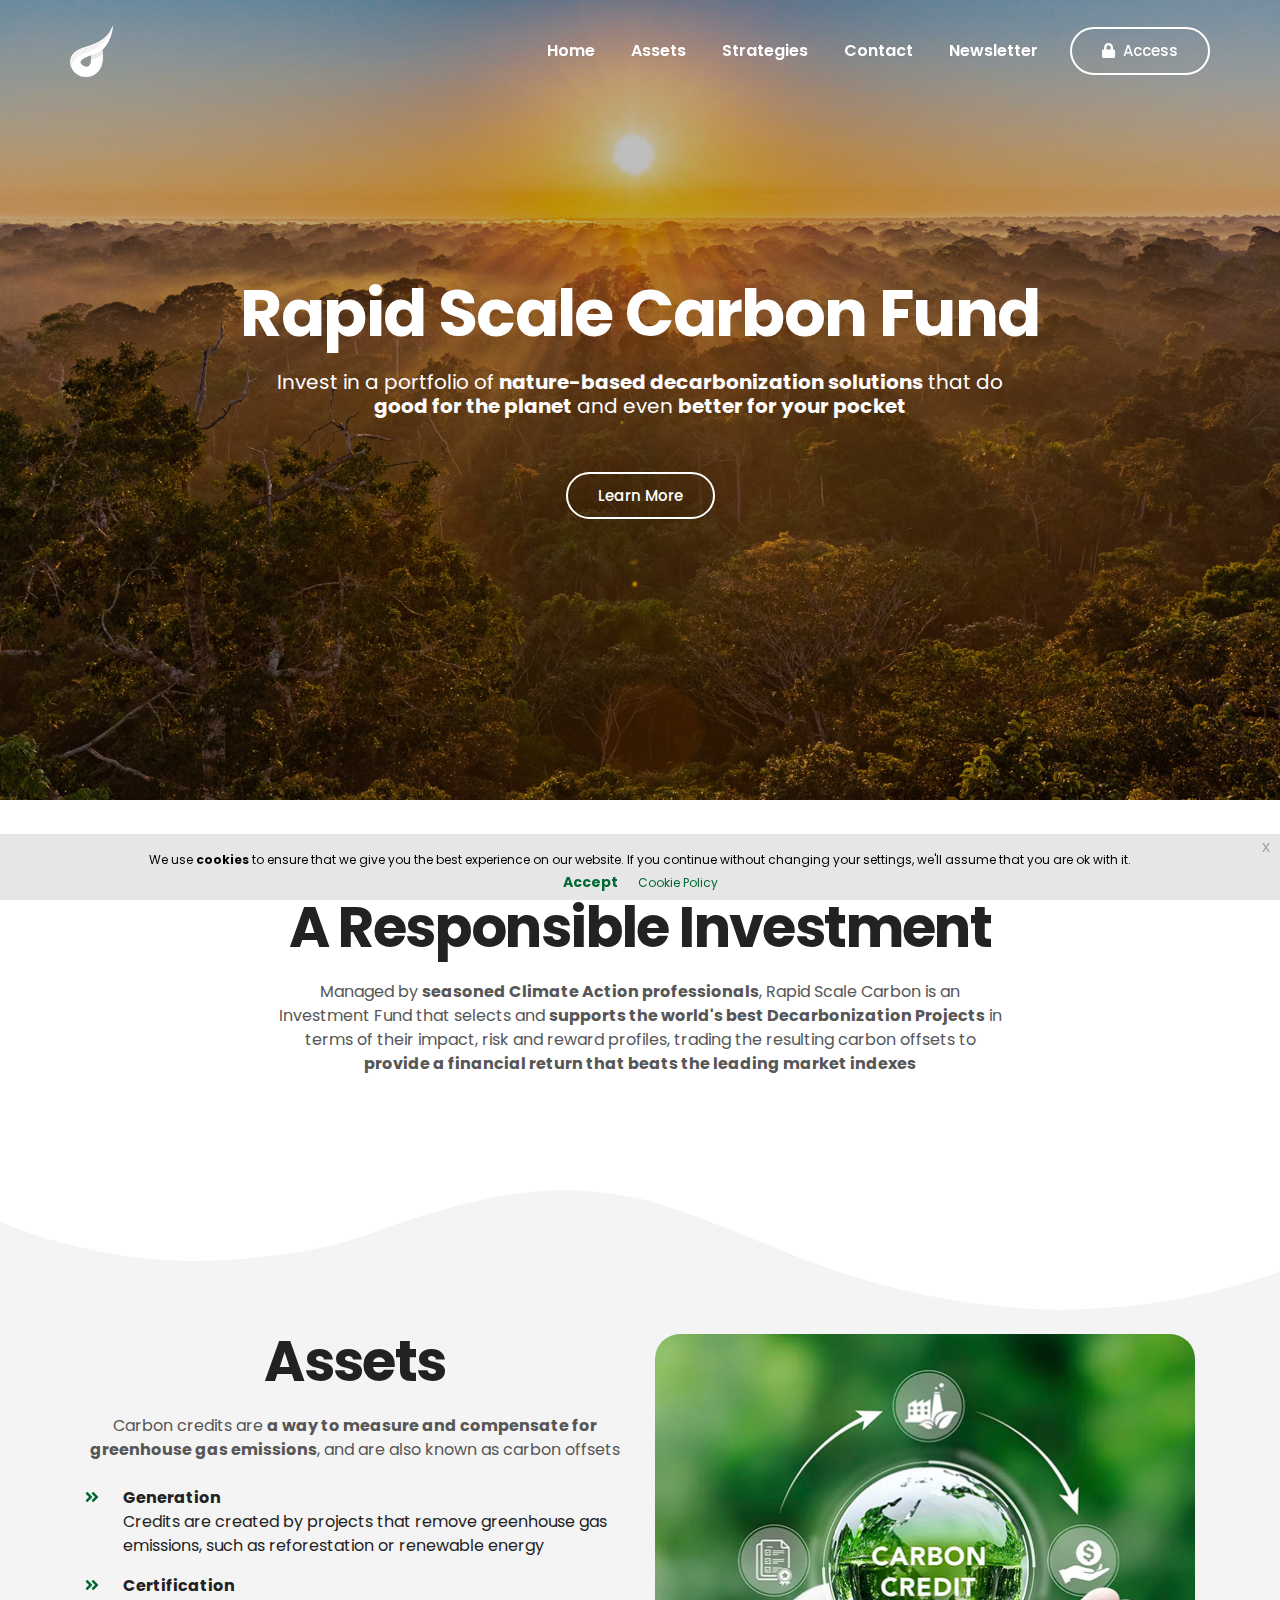
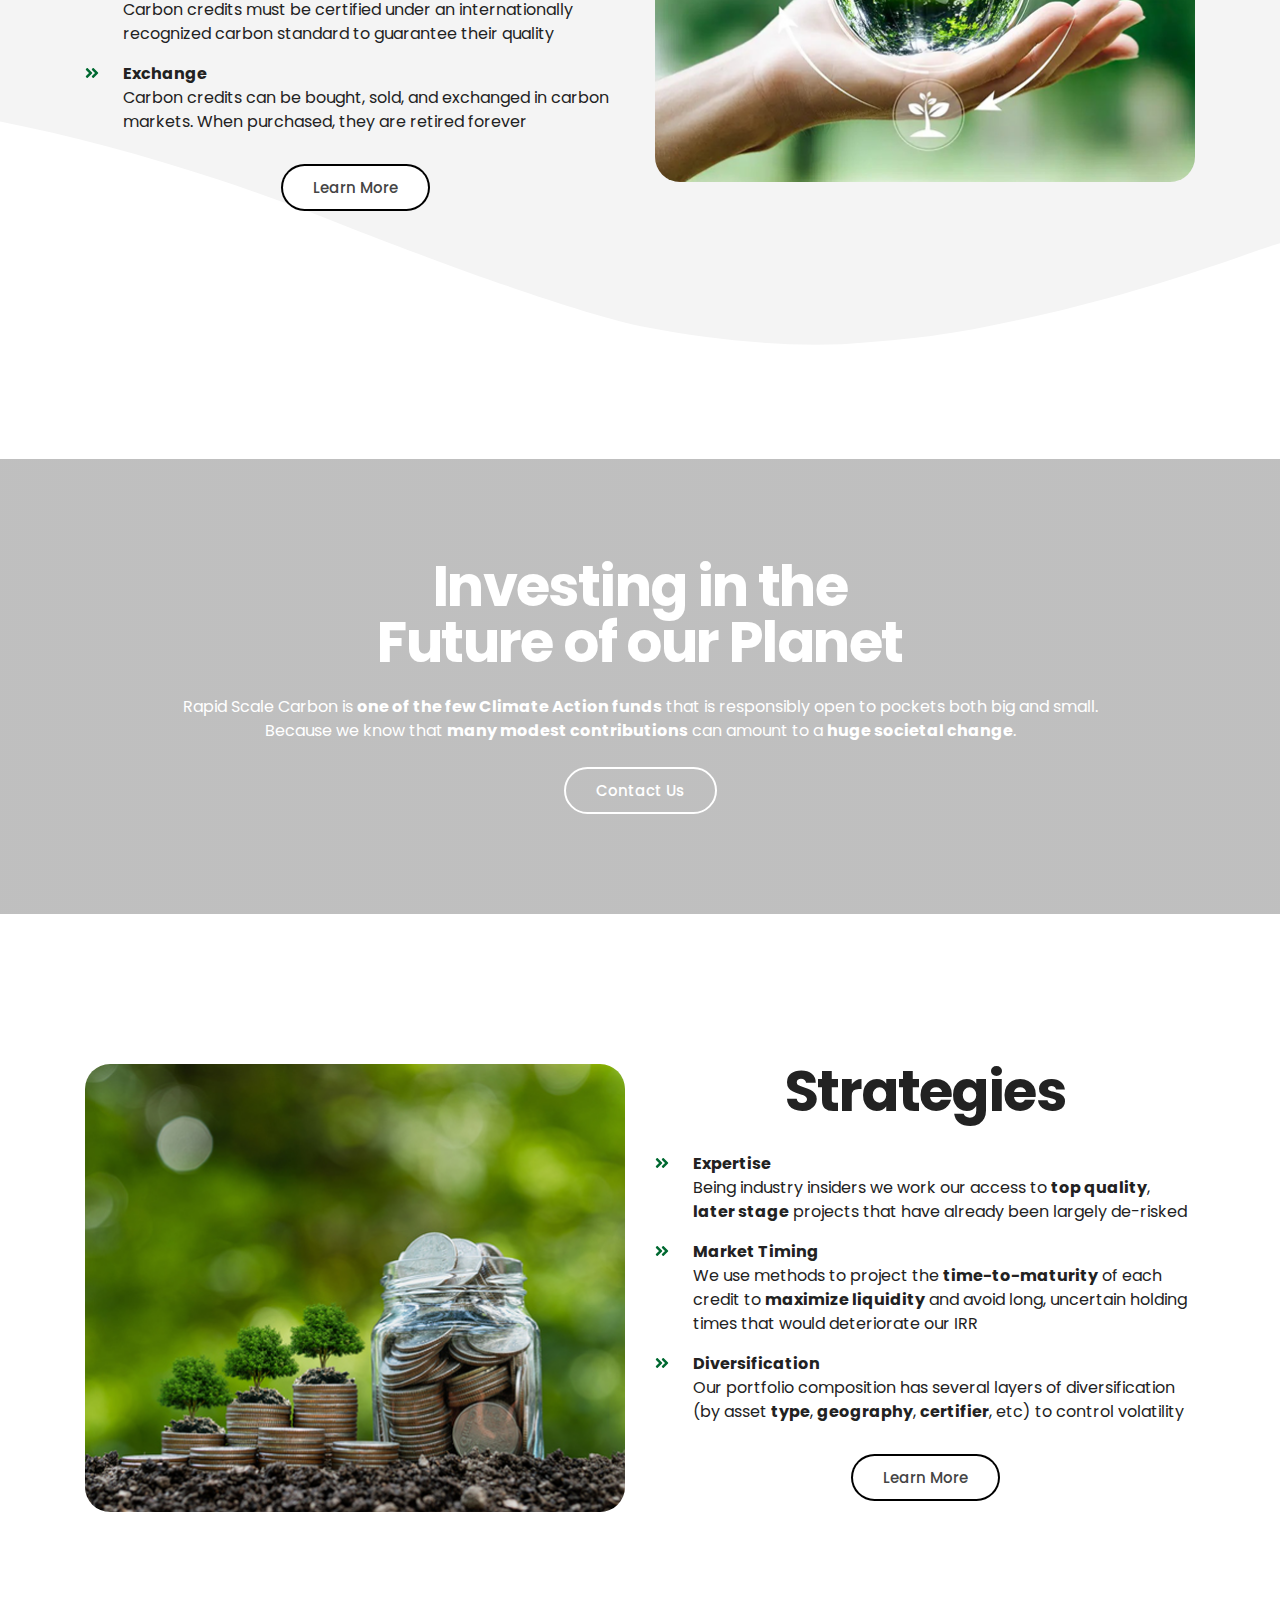
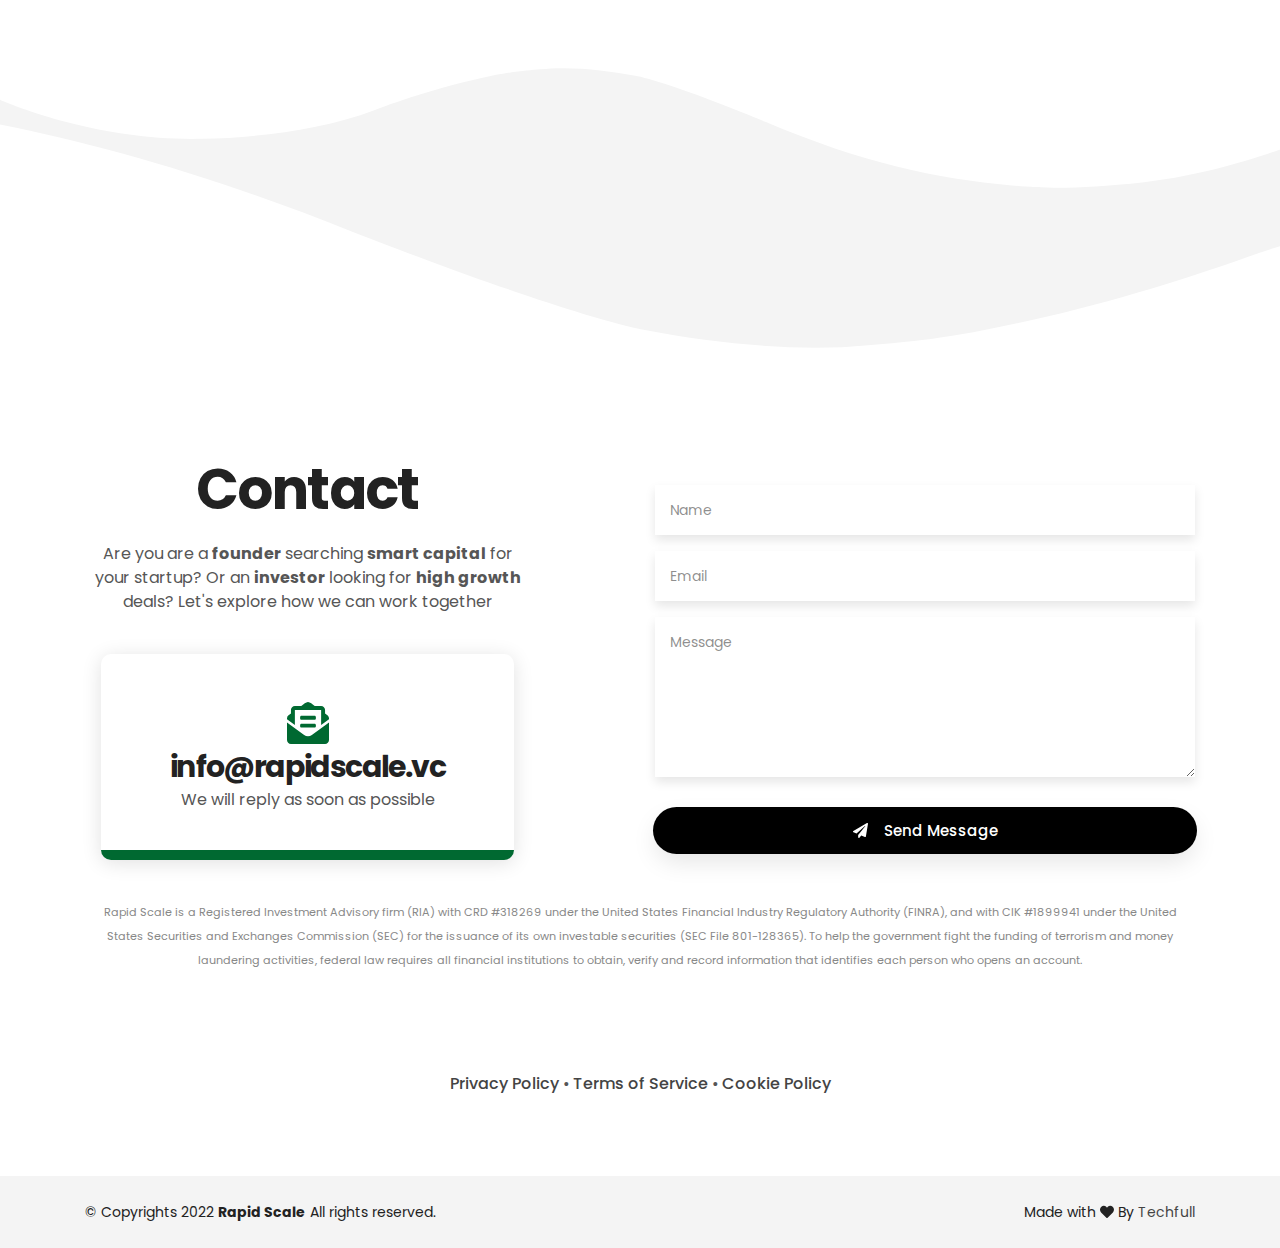
<file: carbon/index.html>
<!doctype html>
<html class="no-js" lang="en">

<head>
    <meta charset="UTF-8">
    <meta http-equiv="X-UA-Compatible" content="IE=edge">
    <meta name="viewport" content="width=device-width, initial-scale=1, shrink-to-fit=no">

    <!-- SEO Meta Description -->
    <meta name="description" content="Rapid Scale is a leading venture capital fund">
    <meta name="author" content="Techfull">

    <!-- Title  -->
    <title>Rapid Scale</title>

    <!-- Favicon  -->
    <link rel="icon" href="../assets/img/favicon.png">

    <!-- ***** All CSS Files ***** -->

    <!-- Style css -->
    <link rel="stylesheet" href="../assets/css/style.css">

    <!-- Responsive css -->
    <link rel="stylesheet" href="../assets/css/responsive.css">

</head>

<body class="homepage-3 eupopup eupopup-bottom eupopup-color-inverse">
    <!--====== Preloader Area Start ======-->
    <div id="preloader">
        <!-- Digimax Preloader -->
        <div id="digimax-preloader" class="digimax-preloader">
            <!-- Preloader Animation -->
            <div class="preloader-animation">
                <!-- Spinner -->
                <div class="spinner"></div>
                <!-- Loader -->
                <div class="loader">
                    <span data-text-preloader="R" class="animated-letters">R</span>
                    <span data-text-preloader="A" class="animated-letters">A</span>
                    <span data-text-preloader="P" class="animated-letters">P</span>
                    <span data-text-preloader="I" class="animated-letters">I</span>
                    <span data-text-preloader="D" class="animated-letters">D</span>
                    <span data-text-preloader="S" class="animated-letters">S</span>
                    <span data-text-preloader="C" class="animated-letters">C</span>
                    <span data-text-preloader="A" class="animated-letters">A</span>
                    <span data-text-preloader="L" class="animated-letters">L</span>
                    <span data-text-preloader="E" class="animated-letters">E</span>
                </div>
                <p class="fw-5 text-center text-uppercase">Loading</p>
            </div>
            <!-- Loader Animation -->
            <div class="loader-animation">
                <div class="row h-100">
                    <!-- Single Loader -->
                    <div class="col-3 single-loader p-0">
                        <div class="loader-bg"></div>
                    </div>
                    <!-- Single Loader -->
                    <div class="col-3 single-loader p-0">
                        <div class="loader-bg"></div>
                    </div>
                    <!-- Single Loader -->
                    <div class="col-3 single-loader p-0">
                        <div class="loader-bg"></div>
                    </div>
                    <!-- Single Loader -->
                    <div class="col-3 single-loader p-0">
                        <div class="loader-bg"></div>
                    </div>
                </div>
            </div>
        </div>
    </div>
    <!--====== Preloader Area End ======-->

    <!--====== Scroll To Top Area Start ======-->
    <div id="scrollUp" title="Scroll To Top">
        <i class="fas fa-arrow-up"></i>
    </div>
    <!--====== Scroll To Top Area End ======-->

    <div class="main overflow-hidden">
        <!-- ***** Header Start ***** -->
        <header id="header">
            <!-- Navbar -->
            <nav data-aos="zoom-out" data-aos-delay="800" class="navbar navbar-expand">
                <div class="container header">
                    <!-- Navbar Brand-->
                    <a class="navbar-brand" href="index.html">
                        <img class="navbar-brand-regular" src="../assets/img/logo/logo-white.png" alt="brand-logo">
                        <img class="navbar-brand-sticky" src="../assets/img/logo/logo_nature.png" alt="sticky brand-logo">
                    </a>
                    <div class="ml-auto"></div>
                    <!-- Navbar -->
                    <ul class="navbar-nav items">
                        <li class="nav-item">
                            <a class="nav-link scroll" href="#home">Home</a>
                        </li>
                        <li class="nav-item">
                            <a class="nav-link scroll" href="#about">Assets</a>
                        </li>
                        <li class="nav-item">
                            <a class="nav-link scroll" href="#founders">Strategies</a>
                        </li>
                        <!--
                        <li class="nav-item">
                            <a class="nav-link scroll" href="#portfolio">Team</a>
                        </li>
                        -->
                        <li class="nav-item">
                            <a class="nav-link scroll" href="#contact">Contact</a>
                        </li>
                        <li class="nav-item">
                            <a class="nav-link" href="http://eepurl.com/iqqm-k">Newsletter</a>
                        </li>
                    </ul>
                    <!-- Navbar Icons -->
<!--                    <ul class="navbar-nav icons">
                        <li class="nav-item">
                            <a href="#" class="nav-link" data-toggle="modal" data-target="#search">
                                <i class="fas fa-search"></i>
                            </a>
                        </li>
                        <li class="nav-item social">
                            <a href="#" class="nav-link"><i class="fab fa-facebook-f"></i></a>
                        </li>
                        <li class="nav-item social">
                            <a href="#" class="nav-link"><i class="fab fa-twitter"></i></a>
                        </li>
                    </ul>-->

                    <!-- Navbar Toggler -->
<!--                    <ul class="navbar-nav toggle">
                        <li class="nav-item">
                            <a href="#" class="nav-link" data-toggle="modal" data-target="#menu">
                                <i class="fas fa-bars toggle-icon m-0"></i>
                            </a>
                        </li>
                    </ul>-->

                    <!-- Navbar Action Button -->
                    <ul class="navbar-nav action">
                        <li class="nav-item ml-3">
                            <a href="https://app.rapidscale.vc/board" class="btn ml-lg-auto btn-bordered-white"><i class="fas fa-lock contact-icon mr-md-2"></i>Access</a>
                        </li>
                    </ul>
                </div>
            </nav>
        </header>
        <!-- ***** Header End ***** -->

        <!-- ***** Welcome Area Start ***** -->
        <section id="home" class="section welcome-area bg-overlay overflow-hidden d-flex align-items-center">
            <div class="container">
                <div class="row justify-content-center align-items-center">
                    <!-- Welcome Intro Start -->
                    <div class="col-12 col-md-10">
                        <div class="welcome-intro text-center mt-0 py-5">
                            <h1 class="text-white">Rapid Scale Carbon Fund</h1>
                            <p class="text-white my-4" style="display: inline-block; max-width: 750px;">Invest in a portfolio of <b>nature-based decarbonization solutions</b> that do <b>good for the planet</b> and even <b>better for your pocket</b></p>
                            <!-- Buttons -->
                            <div class="button-group">
                                <a href="#about" class="btn btn-bordered-white d-none d-sm-inline-block">Learn More</a>
                                <!-- <a href="#contact" class="btn btn-bordered-white">Contact</a> -->
                            </div>
                        </div>
                    </div>
                </div>
            </div>
        </section>
        <!-- ***** Welcome Area End ***** -->

        <!-- ***** Brand Partner Area Start ***** -->
        <section class="section brand-partner ptb_100">
            <div class="container">
                <div class="row justify-content-center">
                    <div class="col-12 col-md-10 col-lg-8">
                        <!-- Section Heading -->
                        <div class="section-heading text-center mb-2">
                            <h2>A Responsible Investment</h2>
                            <p class="d-none d-sm-block mt-4">Managed by <b>seasoned Climate Action professionals</b>, Rapid Scale Carbon is an Investment Fund that selects and <b>supports the world's best Decarbonization Projects</b> in terms of their impact, risk and reward profiles, trading the resulting carbon offsets to <b>provide a financial return that beats the leading market indexes</b></p>
                            <p class="d-block d-sm-none mt-4">Managed by <b>seasoned Climate Action professionals</b>, Rapid Scale Carbon is an Investment Fund that selects and <b>supports the world's best Decarbonization Projects</b> in terms of their impact, risk and reward profiles, trading the resulting carbon offsets to <b>provide a financial return that beats the leading market indexes</b></p>
                        </div>
                    </div>
                </div>
            </div>
        </section>
        <!-- ***** Brand Partner Area End ***** -->

        <!-- ***** Content Area Start ***** -->
        <section id="about" class="section content-area bg-grey ptb_150">
            <!-- Shape Top -->
            <div class="shape shape-top">
                <svg xmlns="http://www.w3.org/2000/svg" viewBox="0 0 1000 100" preserveAspectRatio="none" fill="#FFFFFF">
                    <path class="shape-fill" d="M421.9,6.5c22.6-2.5,51.5,0.4,75.5,5.3c23.6,4.9,70.9,23.5,100.5,35.7c75.8,32.2,133.7,44.5,192.6,49.7
                c23.6,2.1,48.7,3.5,103.4-2.5c54.7-6,106.2-25.6,106.2-25.6V0H0v30.3c0,0,72,32.6,158.4,30.5c39.2-0.7,92.8-6.7,134-22.4
                c21.2-8.1,52.2-18.2,79.7-24.2C399.3,7.9,411.6,7.5,421.9,6.5z"></path>
                </svg>
            </div>
            <div class="container">
                <div class="row justify-content-between">
                    <div class="col-12 col-lg-6">
                        <!-- Content Inner -->
                        <div class="content-inner text-center">
                            <!-- Section Heading -->
                            <div class="section-heading text-center mb-3">
                                <h2>Assets</h2>
                                <p class="d-none d-sm-block mt-4">Carbon credits are <b>a way to measure and compensate for greenhouse gas emissions</b>, and are also known as carbon offsets</p>
                                <p class="d-block d-sm-none mt-4">Carbon credits are <b>a way to measure and compensate for greenhouse gas emissions</b>, and are also known as carbon offsets</p>
                            </div>
                            <!-- Content List -->
                            <ul class="content-list text-left">
                                <!-- Single Content List -->
                                <li class="single-content-list media py-2">
                                    <div class="content-icon pr-4">
                                        <span class="color-4"><i class="fas fa-angle-double-right"></i></span>
                                    </div>
                                    <div class="content-text media-body">
                                        <span><b>Generation</b><br>Credits are created by projects that remove greenhouse gas emissions, such as reforestation or renewable energy</span>
                                    </div>
                                </li>
                                <!-- Single Content List -->
                                <li class="single-content-list media py-2">
                                    <div class="content-icon pr-4">
                                        <span class="color-4"><i class="fas fa-angle-double-right"></i></span>
                                    </div>
                                    <div class="content-text media-body">
                                        <span><b>Certification</b><br>Carbon credits must be certified under an internationally recognized carbon standard to guarantee their quality</span>
                                    </div>
                                </li>
                                <!-- Single Content List -->
                                <li class="single-content-list media py-2">
                                    <div class="content-icon pr-4">
                                        <span class="color-4"><i class="fas fa-angle-double-right"></i></span>
                                    </div>
                                    <div class="content-text media-body">
                                        <span><b>Exchange</b><br>Carbon credits can be bought, sold, and exchanged in carbon markets. When purchased, they are retired forever</span>
                                    </div>
                                </li>
                            </ul>
                            <a href="#contact" class="btn btn-bordered mt-4">Learn More</a>
                        </div>
                    </div>
                    <div class="col-12 col-lg-6">
                        <!-- Service Thumb -->
                        <div class="service-thumb mx-auto pt-4 pt-lg-0">
                            <img src="../assets/img/content/content_thumb_3.png" alt="Carbon Credits" style="border-radius: 25px;">
                        </div>
                    </div>
                </div>
            </div>
            <!-- Shape Bottom -->
            <div class="shape shape-bottom">
                <svg xmlns="http://www.w3.org/2000/svg" viewBox="0 0 1000 100" preserveAspectRatio="none" fill="#FFFFFF">
                    <path class="shape-fill" d="M421.9,6.5c22.6-2.5,51.5,0.4,75.5,5.3c23.6,4.9,70.9,23.5,100.5,35.7c75.8,32.2,133.7,44.5,192.6,49.7
        c23.6,2.1,48.7,3.5,103.4-2.5c54.7-6,106.2-25.6,106.2-25.6V0H0v30.3c0,0,72,32.6,158.4,30.5c39.2-0.7,92.8-6.7,134-22.4
        c21.2-8.1,52.2-18.2,79.7-24.2C399.3,7.9,411.6,7.5,421.9,6.5z"></path>
                </svg>
            </div>
        </section>
        <!-- ***** Content Area End ***** -->

        <!--====== Call To Action Area Start ======-->
        <section class="section cta-area carbon-area bg-overlay ptb_100" style="margin-top:100px !important;">
            <div class="container">
                <div class="row justify-content-center">
                    <div class="col-12 col-lg-10">
                        <!-- Section Heading -->
                        <div class="section-heading text-center m-0">
                            <h2 class="text-white">Investing in the <br/>Future of our Planet</h2>
                            <p class="text-white d-none d-sm-block mt-4">Rapid Scale Carbon is <b>one of the few Climate Action funds</b> that is responsibly open to pockets both big and small. Because we know that <b>many modest contributions</b> can amount to a <b>huge societal change</b>.</p>
                            <p class="text-white d-block d-sm-none mt-4">Rapid Scale Carbon is <b>one of the few Climate Action funds</b> that is responsibly open to pockets both big and small. Because we know that <b>many modest contributions</b> can amount to a <b>huge societal change</b></p>
                            <a href="#contact" class="btn btn-bordered-white mt-4">Contact Us</a>
                        </div>
                    </div>
                </div>
            </div>
        </section>
        <!--====== Call To Action Area End ======-->

        <!-- ***** Content Area Start ***** -->
        <section id="founders" class="section content-area ptb_150">
            <div class="container">
                <div class="row justify-content-between">
                    <div class="col-12 col-lg-6">
                        <img src="../assets/img/content/content_thumb_4.png" alt="For Founders" style="border-radius: 25px;">
                    </div>
                    <div class="col-12 col-lg-6">
                        <!-- Content Inner -->
                        <div class="content-inner text-center pt-sm-4 pt-lg-0 mt-sm-5 mt-lg-0">
                            <!-- Section Heading -->
                            <div class="section-heading text-center mb-3">
                                <h2>Strategies</h2>
                                <p class="d-none d-sm-block mt-4"></p>
                                <p class="d-block d-sm-none mt-4">We are <b>tech entrepreneurs</b> with a driving passion: working very hard with <b>talented risk-takers</b> to create <b>category leaders</b></p>
                            </div>
                            <!-- Content List -->
                            <ul class="content-list text-left">
                                <!-- Single Content List -->
                                <li class="single-content-list media py-2">
                                    <div class="content-icon pr-4">
                                        <span class="color-4"><i class="fas fa-angle-double-right"></i></span>
                                    </div>
                                    <div class="content-text media-body">
                                        <span><b>Expertise</b><br>Being industry insiders we work our access to <b>top quality</b>, <b>later stage</b> projects that have already been largely de-risked</span>
                                    </div>
                                </li>
                                <!-- Single Content List -->
                                <li class="single-content-list media py-2">
                                    <div class="content-icon pr-4">
                                        <span class="color-4"><i class="fas fa-angle-double-right"></i></span>
                                    </div>
                                    <div class="content-text media-body">
                                        <span><b>Market Timing</b><br>We use methods to project the <b>time-to-maturity</b> of each credit to <b>maximize liquidity</b> and avoid long, uncertain holding times that would deteriorate our IRR</span>
                                    </div>
                                </li>
                                <!-- Single Content List -->
                                <li class="single-content-list media py-2">
                                    <div class="content-icon pr-4">
                                        <span class="color-4"><i class="fas fa-angle-double-right"></i></span>
                                    </div>
                                    <div class="content-text media-body">
                                        <span><b>Diversification</b><br>Our portfolio composition has several layers of diversification (by asset <b>type</b>, <b>geography</b>, <b>certifier</b>, etc) to control volatility</span>
                                    </div>
                                </li>
                            </ul>
                            <a href="#contact" class="btn btn-bordered mt-4">Learn More</a>
                        </div>
                    </div>
                </div>
            </div>
        </section>
        <!-- ***** Content Area End ***** -->

        <!-- ***** Service Area End ***** -->
        <section id="portfolio" class="section service-area bg-grey ptb_150">
            <!-- Shape Top -->
            <div class="shape shape-top">
                <svg xmlns="http://www.w3.org/2000/svg" viewBox="0 0 1000 100" preserveAspectRatio="none" fill="#FFFFFF">
                    <path class="shape-fill" d="M421.9,6.5c22.6-2.5,51.5,0.4,75.5,5.3c23.6,4.9,70.9,23.5,100.5,35.7c75.8,32.2,133.7,44.5,192.6,49.7
                c23.6,2.1,48.7,3.5,103.4-2.5c54.7-6,106.2-25.6,106.2-25.6V0H0v30.3c0,0,72,32.6,158.4,30.5c39.2-0.7,92.8-6.7,134-22.4
                c21.2-8.1,52.2-18.2,79.7-24.2C399.3,7.9,411.6,7.5,421.9,6.5z"></path>
                </svg>
            </div>

            <!-- Shape Bottom -->
            <div class="shape shape-bottom">
                <svg xmlns="http://www.w3.org/2000/svg" viewBox="0 0 1000 100" preserveAspectRatio="none" fill="#FFFFFF">
                    <path class="shape-fill" d="M421.9,6.5c22.6-2.5,51.5,0.4,75.5,5.3c23.6,4.9,70.9,23.5,100.5,35.7c75.8,32.2,133.7,44.5,192.6,49.7
        c23.6,2.1,48.7,3.5,103.4-2.5c54.7-6,106.2-25.6,106.2-25.6V0H0v30.3c0,0,72,32.6,158.4,30.5c39.2-0.7,92.8-6.7,134-22.4
        c21.2-8.1,52.2-18.2,79.7-24.2C399.3,7.9,411.6,7.5,421.9,6.5z"></path>
                </svg>
            </div>
        </section>
        <!-- ***** Service Area End ***** -->

        <!-- ***** Price Plan Area Start ***** -->

        <!-- ***** Price Plan Area End ***** -->

        <!-- ***** Review Area Start ***** -->

        <!-- ***** Review Area End ***** -->

        <!--====== Contact Area Start ======-->
        <section id="contact" class="contact-area ptb_100">
            <div class="container">
                <div class="row justify-content-between align-items-center">
                    <div class="col-12 col-lg-5">
                        <!-- Section Heading -->
                        <div class="section-heading text-center mb-3">
                            <h2>Contact</h2>
                            <p class="d-none d-sm-block mt-4">Are you are a <b>founder</b> searching <b>smart capital</b> for your startup?
                                Or an <b>investor</b> looking for <b>high growth</b> deals?
                                Let's explore how we can work together<br/>&nbsp;</p>
                            <p class="d-block d-sm-none mt-4">Drop us a line and let's explore how we can work together</p>
                        </div>
                        <!-- Contact Us -->
                        <div class="contact-us">
                            <ul>
                                <!-- Contact Info -->
                                <!--
                                <li class="contact-info color-3 bg-hover active hover-bottom text-center p-5 m-3">
                                    <span><i class="fas fa-mobile-alt fa-3x"></i></span>
                                    <a class="d-block my-2" href="#">
                                        <h3>phone num</h3>
                                    </a>
                                    <p>Lorem ipsum dolor sit amet, consectetur adipisicing elit.</p>
                                </li>
                                -->
                                <!-- Contact Info -->
                                <li class="contact-info color-4 bg-hover active hover-bottom text-center p-5 m-3">
                                    <span><i class="fas fa-envelope-open-text fa-3x"></i></span>
                                    <a class="d-none d-sm-block my-2" href="#">
                                        <h3>info&#64;rapidscale.vc</h3>
                                    </a>
                                    <a class="d-block d-sm-none my-2" href="#">
                                        <h3>info&#64;rapidscale.vc</h3>
                                    </a>
                                    <p>We will reply as soon as possible</p>
                                </li>
                            </ul>
                        </div>
                    </div>
                    <div class="col-12 col-lg-6 pt-4 pt-lg-0">
                        <!-- Contact Box -->
                        <div class="contact-box text-center">
                            <!-- Contact Form (ALERT trailing slash!) -->
                            <form id="ajax-contact" method="POST" action="https://algonaut.herokuapp.com/rapid-mail/"
                                  msg-sending="Sending the message. One moment."
                                  msg-success="Message sent! Will reply shortly."
                                  msg-failure="Message not sent. Please try again."
                                  msg-error="There was an error and the message could not be sent.">
                                <input type="hidden" name="token" id="token"/>
                                <div class="row">
                                    <div class="col-12">
                                        <div class="form-group">
                                            <input type="text" class="form-control" name="name" id="name" placeholder="Name" required="required">
                                        </div>
                                        <div class="form-group">
                                            <input type="email" class="form-control" name="email" id="email" placeholder="Email" required="required">
                                        </div>
                                    </div>
                                    <div class="col-12">
                                        <div class="form-group">
                                            <textarea class="form-control" name="message" id="message" placeholder="Message" required="required"></textarea>
                                        </div>
                                    </div>
                                    <div class="col-12">
                                        <button type="submit" class="btn btn-bordered active btn-block mt-3"><span class="text-white pr-3"><i class="fas fa-paper-plane"></i></span>Send Message</button>
                                    </div>
                                </div>
                            </form>
                        </div>
                    </div>
                </div>
                <div id="form-messages" class="mt-3"></div>
                <p class="small text-muted text-center">
                    &nbsp;<br/>
                    Rapid Scale is a  Registered Investment Advisory firm (RIA) with CRD #318269 under the
                    United States Financial Industry Regulatory Authority (FINRA), and with CIK #1899941 under the
                    United States Securities and Exchanges Commission (SEC) for the issuance of its own investable
                    securities (SEC File 801-128365).
                    To help the government fight the funding of terrorism and money laundering activities, federal law requires all
                    financial institutions to obtain, verify and record information that identifies each person who opens an account.</p>
            </div>
        </section>
        <!--====== Contact Area End ======-->

        <!--====== Call To Action Area Start ======-->
<!--        <section class="section cta-area bg-overlay ptb_100">
            <div class="container">
                <div class="row justify-content-center">
                    <div class="col-12 col-lg-10">
                        &lt;!&ndash; Section Heading &ndash;&gt;
                        <div class="section-heading text-center m-0">
                            <h2 class="text-white">Newsletter</h2>
                            <p class="text-white d-none d-sm-block mt-4">Get on board our free quarterly newsletter to receive portfolio company <b>updates</b>,<br/> valuable <b>insights</b> into <b>market trends</b> and <b>news</b> as well as <b>practical resources</b> for investors</p>
                            <p class="text-white d-block d-sm-none mt-4">Get on board our free quarterly newsletter to receive portfolio company <b>updates</b>,<br/> valuable <b>insights</b> into <b>market trends</b> and <b>news</b> as well as <b>practical resources</b> for investors</p>
                            <a href="http://eepurl.com/iqqm-k" class="btn btn-bordered-white mt-4">Subscribe</a>
                        </div>
                    </div>
                </div>
            </div>
        </section>-->
        <!--====== Call To Action Area End ======-->

        <!--====== Footer Area Start ======-->
        <footer class="section footer-area">
            <!-- Footer Top -->
<!--            <div class="footer-top ptb_100">
                <div class="container">
                    <div class="row">
                        <div class="col-12 col-sm-6 col-lg-3">
                            &lt;!&ndash; Footer Items &ndash;&gt;
                            <div class="footer-items">
                                &lt;!&ndash; Footer Title &ndash;&gt;
                                <h3 class="footer-title text-uppercase mb-2">About Us</h3>
                                <ul>
                                    <li class="py-2"><a class="text-black-50" href="#">Company Profile</a></li>
                                    <li class="py-2"><a class="text-black-50" href="#">For Investors</a></li>
                                    <li class="py-2"><a class="text-black-50" href="#">For Founders</a></li>
                                    <li class="py-2"><a class="text-black-50" href="#">Careers</a></li>
                                    <li class="py-2"><a class="text-black-50" href="#">Partners</a></li>
                                </ul>
                            </div>
                        </div>
                        <div class="col-12 col-sm-6 col-lg-3">
                            &lt;!&ndash; Footer Items &ndash;&gt;
                            <div class="footer-items">
                                &lt;!&ndash; Footer Title &ndash;&gt;
                                <h3 class="footer-title text-uppercase mb-2">Services</h3>
                                <ul>
                                    <li class="py-2"><a class="text-black-50" href="#">Venture Investments</a></li>
                                    <li class="py-2"><a class="text-black-50" href="#">Portfolio Management</a></li>
                                    <li class="py-2"><a class="text-black-50" href="#">Business Development</a></li>
                                    <li class="py-2"><a class="text-black-50" href="#">Mergers & Acquisitions</a></li>
                                    <li class="py-2"><a class="text-black-50" href="#">Corporate Venturing</a></li>
                                </ul>
                            </div>
                        </div>
                        <div class="col-12 col-sm-6 col-lg-3">
                            &lt;!&ndash; Footer Items &ndash;&gt;
                            <div class="footer-items">
                                &lt;!&ndash; Footer Title &ndash;&gt;
                                <h3 class="footer-title text-uppercase mb-2">Support</h3>
                                <ul>
                                    <li class="py-2"><a class="text-black-50" href="#">Privacy Policy</a></li>
                                    <li class="py-2"><a class="text-black-50" href="#">Terms &amp; Conditions</a></li>
                                    <li class="py-2"><a class="text-black-50" href="#">Cookie Policy</a></li>
                                </ul>
                            </div>
                        </div>
                        <div class="col-12 col-sm-6 col-lg-3">
                            &lt;!&ndash; Footer Items &ndash;&gt;
                            <div class="footer-items">
                                &lt;!&ndash; Footer Title &ndash;&gt;
                                <h3 class="footer-title text-uppercase mb-2">Follow Us</h3>
                                <p class="mb-2">Get up to speed with what's new in our blog and social networks.</p>
                                &lt;!&ndash; Social Icons &ndash;&gt;
                                <ul class="social-icons list-inline pt-2">
                                    <li class="list-inline-item px-1"><a href="#"><i class="fab fa-facebook"></i></a></li>
                                    <li class="list-inline-item px-1"><a href="#"><i class="fab fa-twitter"></i></a></li>
                                    <li class="list-inline-item px-1"><a href="#"><i class="fab fa-medium"></i></a></li>
                                    <li class="list-inline-item px-1"><a href="#"><i class="fab fa-linkedin-in"></i></a></li>
                                    <li class="list-inline-item px-1"><a href="#"><i class="fab fa-instagram"></i></a></li>
                                </ul>
                            </div>
                        </div>
                    </div>
                </div>
            </div>-->

            <div class="section-heading text-center">
                <p>
                    <a class="service-btn" href="legal/privacy_policy.html">Privacy Policy</a> &bull;
                    <a class="service-btn" href="legal/terms_service.html">Terms of Service</a> &bull;
                    <a class="service-btn" href="legal/cookie_policy.html">Cookie Policy</a>
                </p>
            </div>

            <!-- Footer Bottom -->
            <div class="footer-bottom bg-grey">
                <div class="container">
                    <div class="row">
                        <div class="col-12">
                            <!-- Copyright Area -->
                            <div class="copyright-area d-flex flex-wrap justify-content-center justify-content-sm-between text-center py-4">
                                <!-- Copyright Left -->
                                <div class="copyright-left">&copy; Copyrights 2022 <b>Rapid Scale</b> All rights reserved.</div>
                                <!-- Copyright Right -->
                                <div class="copyright-right">Made with <i class="fas fa-heart"></i> By <a href="https://techfull.us">Techfull</a></div>
                            </div>
                        </div>
                    </div>
                </div>
            </div>
        </footer>
        <!--====== Footer Area End ======-->

        <!--====== Modal Search Area Start ======-->
        <div id="search" class="modal fade p-0">
            <div class="modal-dialog dialog-animated">
                <div class="modal-content h-100">
                    <div class="modal-header" data-dismiss="modal">
                        Search <i class="far fa-times-circle icon-close"></i>
                    </div>
                    <div class="modal-body">
                        <form class="row">
                            <div class="col-12 align-self-center">
                                <div class="row">
                                    <div class="col-12 pb-3">
                                        <h2 class="search-title mb-3">What are you looking for?</h2>
                                        <p>Lorem ipsum dolor sit amet, consectetur adipiscing elit. Praesent diam lacus, dapibus sed imperdiet consectetur.</p>
                                    </div>
                                </div>
                                <div class="row">
                                    <div class="col-12 input-group">
                                        <input type="text" class="form-control" placeholder="Enter your keywords">
                                    </div>
                                </div>
                                <div class="row">
                                    <div class="col-12 input-group align-self-center">
                                        <button class="btn btn-bordered mt-3">Search</button>
                                    </div>
                                </div>
                            </div>
                        </form>
                    </div>
                </div>
            </div>
        </div>
        <!--====== Modal Search Area End ======-->

        <!--====== Modal Responsive Menu Area Start ======-->
        <div id="menu" class="modal fade p-0">
            <div class="modal-dialog dialog-animated">
                <div class="modal-content h-100">
                    <div class="modal-header" data-dismiss="modal">
                        Menu <i class="far fa-times-circle icon-close"></i>
                    </div>
                    <div class="menu modal-body">
                        <div class="row w-100">
                            <div class="items p-0 col-12 text-center"></div>
                        </div>
                    </div>
                </div>
            </div>
        </div>
        <!--====== Modal Responsive Menu Area End ======-->
    </div>


    <!-- ***** All jQuery Plugins ***** -->

    <!-- jQuery(necessary for all JavaScript plugins) -->
    <script src="../assets/js/jquery/jquery-3.5.1.min.js"></script>

    <!-- Bootstrap js -->
    <script src="../assets/js/bootstrap/popper.min.js"></script>
    <script src="../assets/js/bootstrap/bootstrap.min.js"></script>

    <!-- Plugins js -->
    <script src="../assets/js/plugins/plugins.min.js"></script>

    <!-- Active js -->
    <script src="../assets/js/active.js"></script>

    <!-- Form js -->
    <script id="capt" src="https://www.google.com/recaptcha/api.js?render=6LeXSoomAAAAAMUViqOsxvu4Er3XukyU1Am4-jC0"></script>
    <script src="../assets/js/form.js"></script>

    <!-- Google tag (gtag.js) -->
    <script async src="https://www.googletagmanager.com/gtag/js?id=G-WBFX5CQEK0"></script>
    <script>
        window.dataLayer = window.dataLayer || [];
        function gtag(){dataLayer.push(arguments);}
        gtag('js', new Date());

        gtag('config', 'G-WBFX5CQEK0');
    </script>

    <!-- Mailchimp pop-up form -->
    <script id="mcjs">!function(c,h,i,m,p){m=c.createElement(h),p=c.getElementsByTagName(h)[0],m.async=1,m.src=i,p.parentNode.insertBefore(m,p)}(document,"script","https://chimpstatic.com/mcjs-connected/js/users/3d32713e1eb9aa77d0c48999d/f82d8ccbad7903e3abc4e3236.js");</script>

    <!-- Cookies banner -->

    <link rel="stylesheet" type="text/css" href="../assets/css/jquery-eu-cookie-law-popup.css"/>
    <script src="../assets/js/jquery-eu-cookie-law-popup.js"></script>
    <script>
        $(document).ready( function() {
            if ($(".eupopup").length > 0) {
                $(document).euCookieLawPopup().init({
                    'popupTitle' : '',
                    'colorStyle' : 'carbon',
                    'popupText' : 'We use <b>cookies</b> to ensure that we give you the best experience on our website. If you continue without changing your settings, we\'ll assume that you are ok with it.',
                    'buttonContinueTitle' : 'Accept',
                    'buttonLearnmoreTitle' : 'Cookie Policy',
                    'cookiePolicyUrl' : 'legal/cookie_policy.html'
                });
            }
        });
    </script>

</body>

</html>
</file>
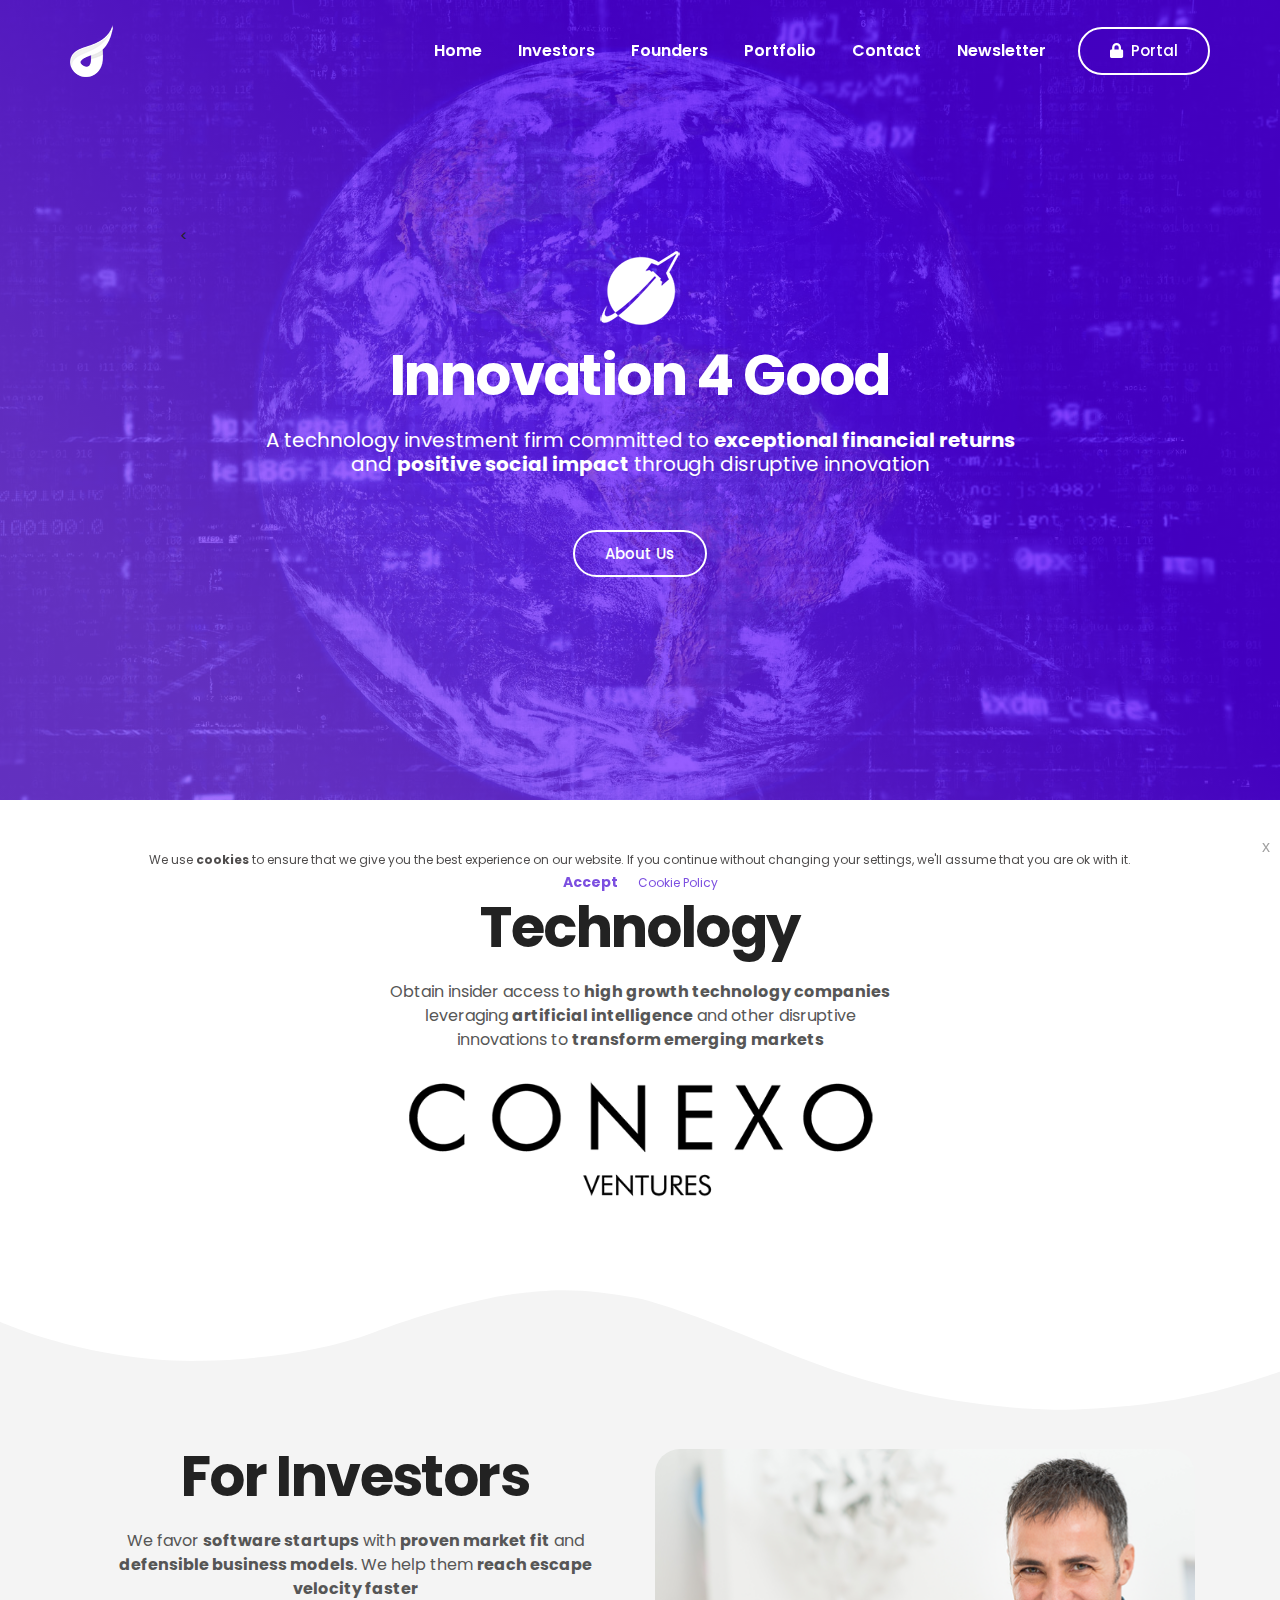
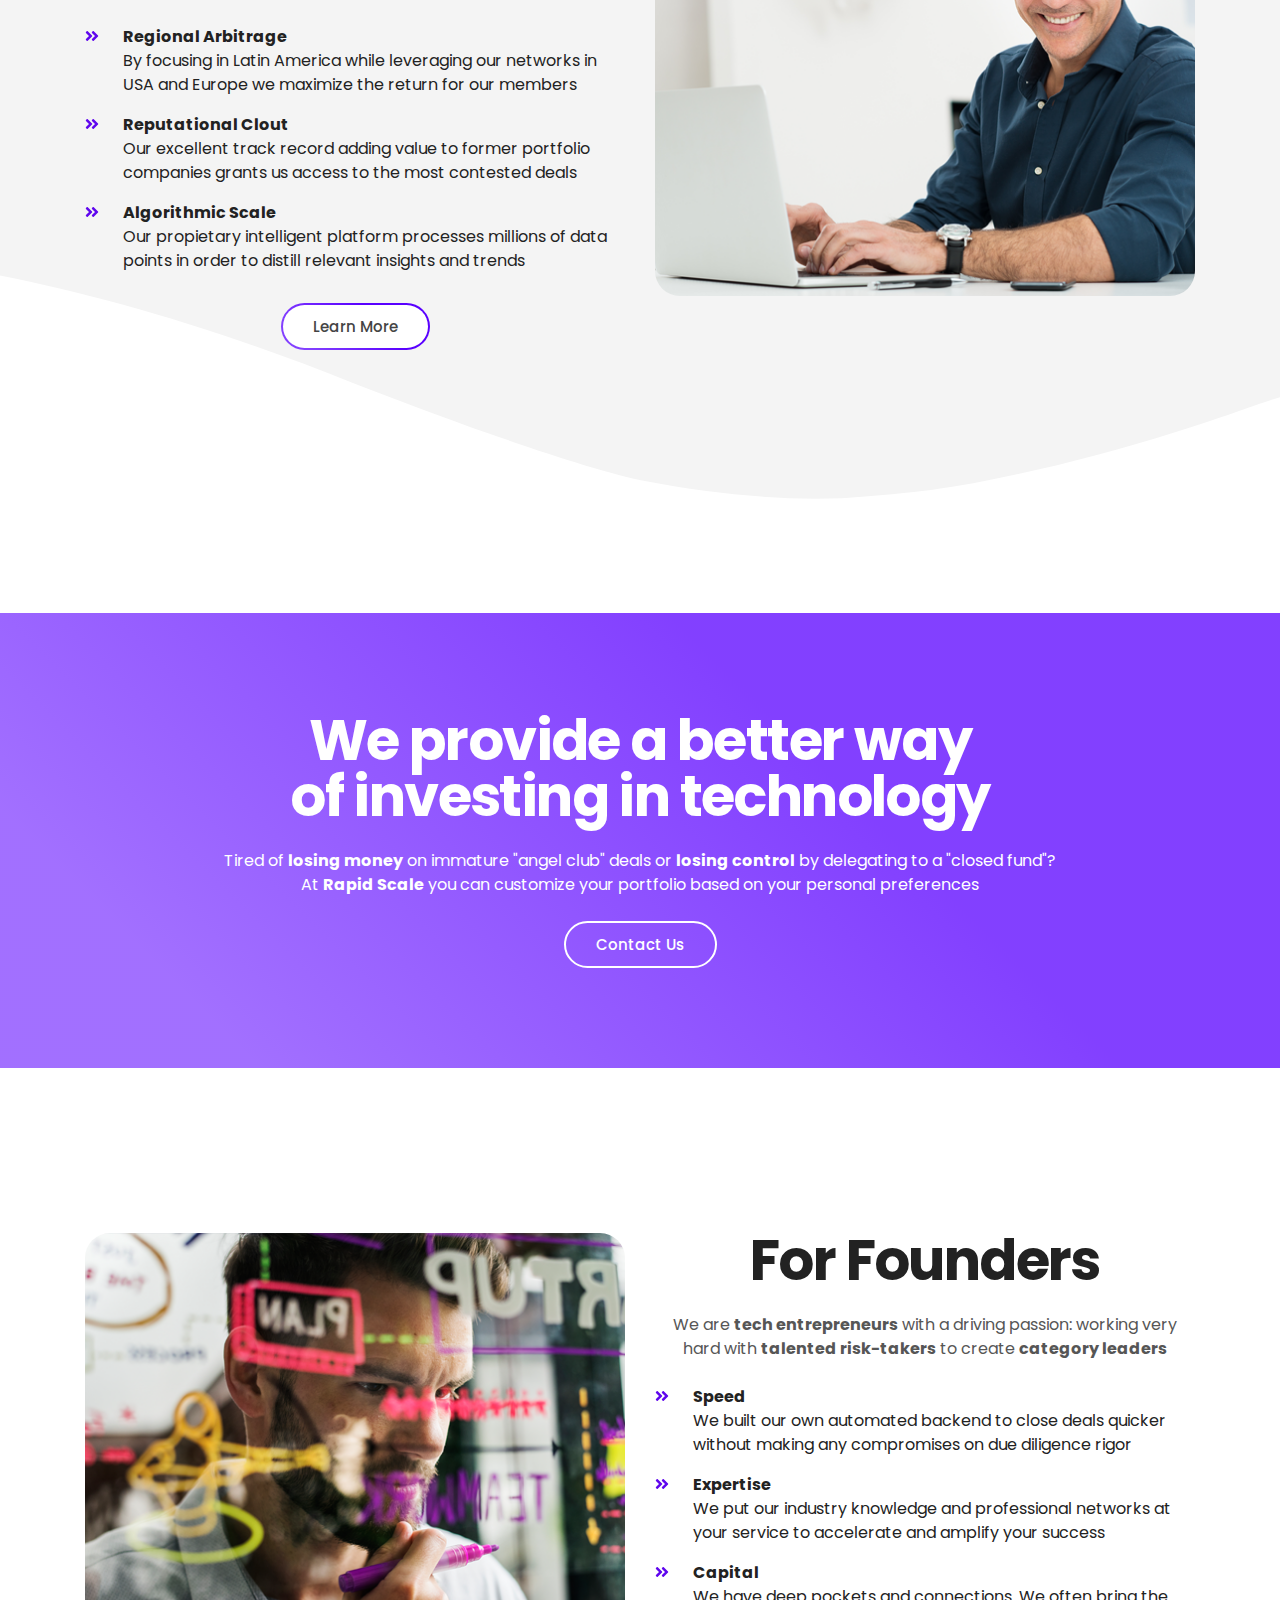
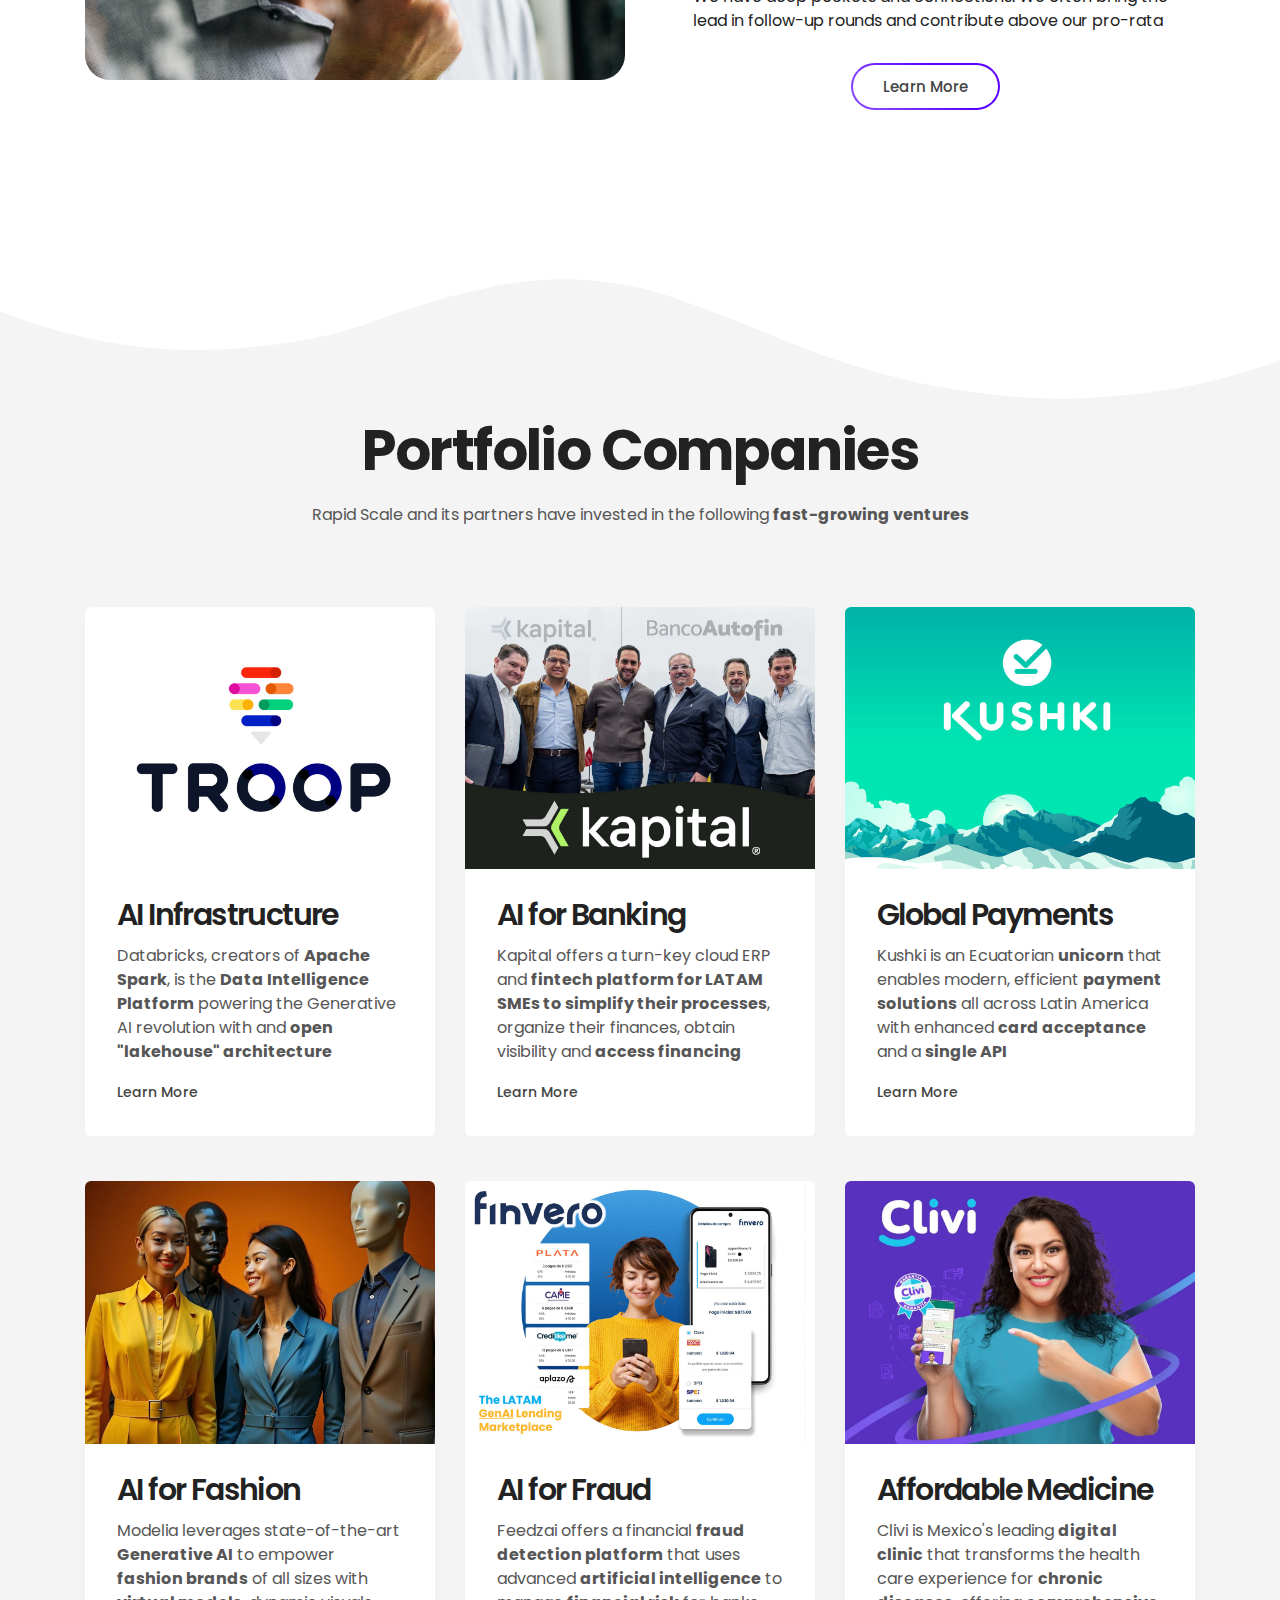
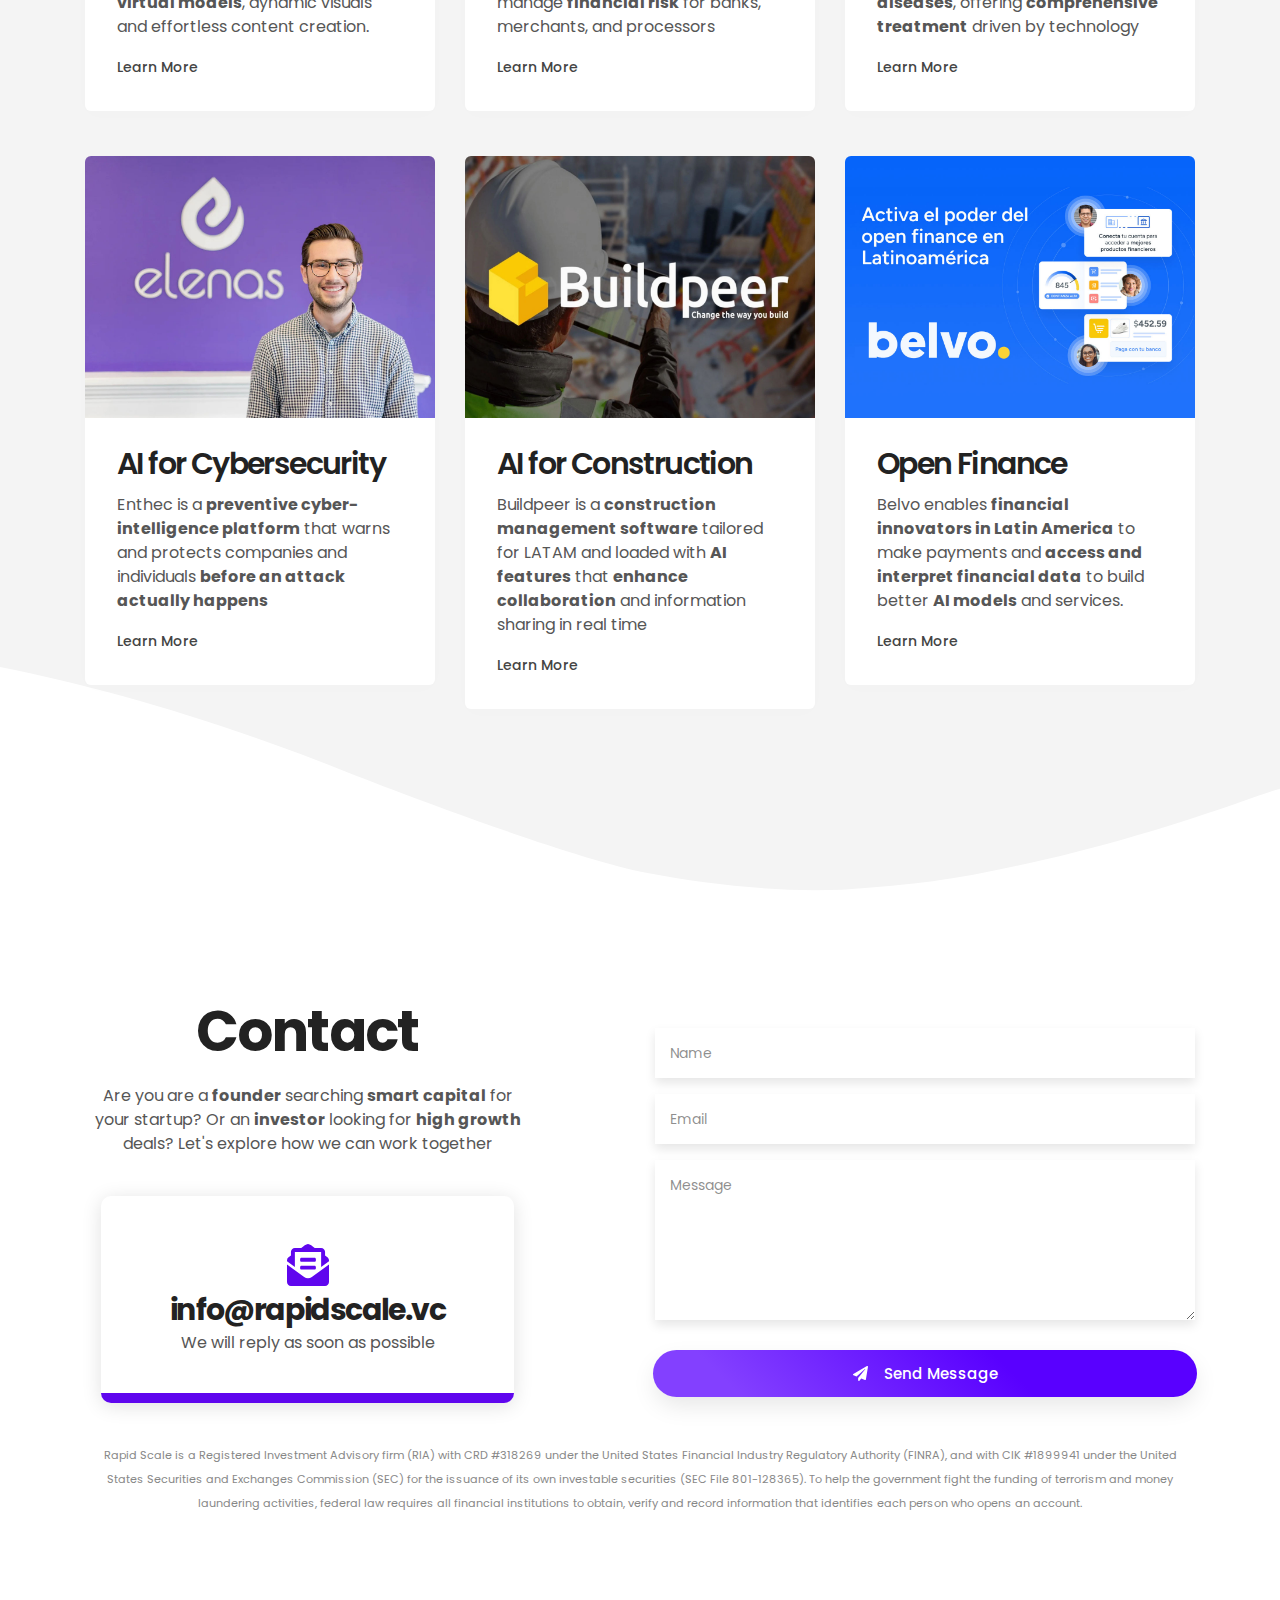
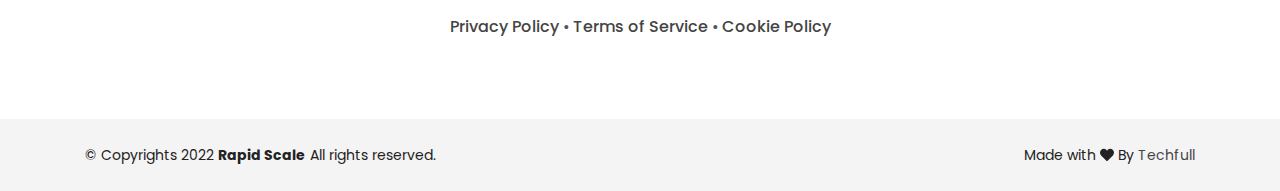
<file: rs_index.html>
<!doctype html>
<html class="no-js" lang="en">

<head>
    <meta charset="UTF-8">
    <meta http-equiv="X-UA-Compatible" content="IE=edge">
    <meta name="viewport" content="width=device-width, initial-scale=1, shrink-to-fit=no">

    <!-- SEO Meta Description -->
    <meta name="description" content="Rapid Scale is a leading venture capital fund">
    <meta name="author" content="Techfull">

    <!-- Title  -->
    <title>Rapid Scale</title>

    <!-- Favicon  -->
    <link rel="icon" href="assets/img/favicon.png">

    <!-- ***** All CSS Files ***** -->

    <!-- Style css -->
    <link rel="stylesheet" href="assets/css/style.css">

    <!-- Responsive css -->
    <link rel="stylesheet" href="assets/css/responsive.css">

</head>

<body class="homepage-4 eupopup eupopup-bottom eupopup-color-inverse">
    <!--====== Preloader Area Start ======-->
    <div id="preloader">
        <!-- Digimax Preloader -->
        <div id="digimax-preloader" class="digimax-preloader">
            <!-- Preloader Animation -->
            <div class="preloader-animation">
                <!-- Spinner -->
                <div class="spinner"></div>
                <!-- Loader -->
                <div class="loader">
                    <span data-text-preloader="R" class="animated-letters">R</span>
                    <span data-text-preloader="A" class="animated-letters">A</span>
                    <span data-text-preloader="P" class="animated-letters">P</span>
                    <span data-text-preloader="I" class="animated-letters">I</span>
                    <span data-text-preloader="D" class="animated-letters">D</span>
                    <span data-text-preloader="S" class="animated-letters">S</span>
                    <span data-text-preloader="C" class="animated-letters">C</span>
                    <span data-text-preloader="A" class="animated-letters">A</span>
                    <span data-text-preloader="L" class="animated-letters">L</span>
                    <span data-text-preloader="E" class="animated-letters">E</span>
                </div>
                <p class="fw-5 text-center text-uppercase">Loading</p>
            </div>
            <!-- Loader Animation -->
            <div class="loader-animation">
                <div class="row h-100">
                    <!-- Single Loader -->
                    <div class="col-3 single-loader p-0">
                        <div class="loader-bg"></div>
                    </div>
                    <!-- Single Loader -->
                    <div class="col-3 single-loader p-0">
                        <div class="loader-bg"></div>
                    </div>
                    <!-- Single Loader -->
                    <div class="col-3 single-loader p-0">
                        <div class="loader-bg"></div>
                    </div>
                    <!-- Single Loader -->
                    <div class="col-3 single-loader p-0">
                        <div class="loader-bg"></div>
                    </div>
                </div>
            </div>
        </div>
    </div>
    <!--====== Preloader Area End ======-->

    <!--====== Scroll To Top Area Start ======-->
    <div id="scrollUp" title="Scroll To Top">
        <i class="fas fa-arrow-up"></i>
    </div>
    <!--====== Scroll To Top Area End ======-->

    <div class="main overflow-hidden">
        <!-- ***** Header Start ***** -->
        <header id="header">
            <!-- Navbar -->
            <nav data-aos="zoom-out" data-aos-delay="800" class="navbar navbar-expand">
                <div class="container header">
                    <!-- Navbar Brand-->
                    <a class="navbar-brand" href="index.html">
                        <img class="navbar-brand-regular" src="assets/img/logo/logo-white.png" alt="brand-logo">
                        <img class="navbar-brand-sticky" src="assets/img/logo/logo.png" alt="sticky brand-logo">
                    </a>
                    <div class="ml-auto"></div>
                    <!-- Navbar -->
                    <ul class="navbar-nav items">
                        <li class="nav-item">
                            <a class="nav-link scroll" href="#home">Home</a>
                        </li>
                        <li class="nav-item">
                            <a class="nav-link scroll" href="#about">Investors</a>
                        </li>
                        <li class="nav-item">
                            <a class="nav-link scroll" href="#founders">Founders</a>
                        </li>
                        <li class="nav-item">
                            <a class="nav-link scroll" href="#portfolio">Portfolio</a>
                        </li>
                        <li class="nav-item">
                            <a class="nav-link scroll" href="#contact">Contact</a>
                        </li>
                        <li class="nav-item">
                            <a class="nav-link" href="http://eepurl.com/iqqm-k">Newsletter</a>
                        </li>
                    </ul>
                    <!-- Navbar Icons -->
<!--                    <ul class="navbar-nav icons">
                        <li class="nav-item">
                            <a href="#" class="nav-link" data-toggle="modal" data-target="#search">
                                <i class="fas fa-search"></i>
                            </a>
                        </li>
                        <li class="nav-item social">
                            <a href="#" class="nav-link"><i class="fab fa-facebook-f"></i></a>
                        </li>
                        <li class="nav-item social">
                            <a href="#" class="nav-link"><i class="fab fa-twitter"></i></a>
                        </li>
                    </ul>-->

                    <!-- Navbar Toggler -->
<!--                    <ul class="navbar-nav toggle">
                        <li class="nav-item">
                            <a href="#" class="nav-link" data-toggle="modal" data-target="#menu">
                                <i class="fas fa-bars toggle-icon m-0"></i>
                            </a>
                        </li>
                    </ul>-->

                    <!-- Navbar Action Button -->
                    <ul class="navbar-nav action">
                        <li class="nav-item ml-3">
                            <a href="https://scale.venture360.co" class="btn ml-lg-auto btn-bordered-white"><i class="fas fa-lock contact-icon mr-md-2"></i>Portal</a>
                        </li>
                    </ul>
                </div>
            </nav>
        </header>
        <!-- ***** Header End ***** -->

        <!-- ***** Welcome Area Start ***** -->
        <section id="home" class="section welcome-area bg-overlay overflow-hidden d-flex align-items-center">
            <div class="container">
                <div class="row justify-content-center align-items-center">
                    <!-- Welcome Intro Start -->
                    <div class="col-12 col-md-10"><
                        <div class="welcome-intro text-center mt-0 py<-5">
                            <img src="assets/img/logo/logo-rocket-white.png" style="padding-bottom:20px;"/>
                            <h1 class="text-white">Innovation 4 Good</h1>
                            <p class="text-white my-4" style="display: inline-block; max-width: 750px;">A technology investment firm committed to <b>exceptional financial returns</b> and <b>positive social impact</b> through disruptive innovation</p>
                            <!-- Buttons -->
                            <div class="button-group">
                                <a href="#about" class="btn btn-bordered-white d-none d-sm-inline-block">About Us</a>
                                <!-- <a href="#contact" class="btn btn-bordered-white">Contact</a> -->
                            </div>
                        </div>
                    </div>
                </div>
            </div>
        </section>
        <!-- ***** Welcome Area End ***** -->

        <!-- ***** Brand Partner Area Start ***** -->
        <section class="section brand-partner ptb_50">
            <div class="container">
                <div class="row justify-content-center">
                    <div class="col-12 col-lg-6">
                        <!-- Section Heading -->
                        <div class="section-heading text-center mb-2" style="padding-top: 50px; padding-left: 15px; padding-right: 15px;">
                            <h2>Technology</h2>
                            <p class="d-none d-sm-block mt-4">Obtain insider access to <b>high growth technology companies</b> leveraging <b>artificial intelligence</b> and other disruptive innovations to <b>transform emerging markets</b></p>
                            <p class="d-block d-sm-none mt-4">Obtain insider access to <b>high growth technology companies</b> leveraging <b>artificial intelligence</b> and other disruptive innovations to <b>transform emerging markets</b></p>
                            <li class="single-partner list-inline-item p-lg-3">
                                <a href="https://conexo.vc/rs_index.html"><img src="assets/img/conexo_logo.png" alt="Conexo Ventures"></a>
                            </li>
                        </div>
                    </div>
                    <!--
                    <div class="col-12 col-lg-6">
                        <div class="section-heading text-center mb-2" style="padding-top: 50px; padding-left: 15px; padding-right: 15px;">
                            <h2>Sustainability</h2>
                            <p class="d-none d-sm-block mt-4">Go beyond carbon footprint compensation and invest in <b>nature-based solutions</b> with a <b>direct positive impact</b> while earning a very competitive <b>financial return</b></p>
                            <p class="d-block d-sm-none mt-4">Go beyond carbon footprint compensation and invest in <b>nature-based solutions</b> with a <b>direct positive impact</b> while earning a very competitive <b>financial return</b></p>
                            <li class="single-partner list-inline-item p-lg-3">
                                <a href="https://rapidscale.vc/carbon/index.html"><img src="assets/img/carbon_logo.png" alt="Carbon Fund"></a>
                            </li>
                        </div>
                    </div>
                    -->
                </div>
                <!--
                <div class="row justify-content-center">
                    <div class="col-12">

                        <ul class="brand-partner-wrapper list-inline text-center">
                            <li class="single-partner list-inline-item p-lg-3">
                                <img src="assets/img/brand/brand_partner_1.png" alt="TechCrunch">
                            </li>

                            <li class="single-partner list-inline-item p-lg-3">
                                <img src="assets/img/brand/brand_partner_2.png" alt="LatamList">
                            </li>

                            <li class="single-partner list-inline-item p-lg-3">
                                <img src="assets/img/brand/brand_partner_3.png" alt="CB Insights">
                            </li>

                            <li class="single-partner list-inline-item p-lg-3">
                                <img src="assets/img/brand/brand_partner_4.png" alt="PitchBook">
                            </li>

                            <li class="single-partner list-inline-item p-lg-3">
                                <img src="assets/img/brand/brand_partner_5.png" alt="CrunchBase"></a>
                            </li>
                        </ul>
                    </div>
                </div>
                -->
            </div>
        </section>
        <!-- ***** Brand Partner Area End ***** -->

        <!-- ***** Content Area Start ***** -->
        <section id="about" class="section content-area bg-grey ptb_150">
            <!-- Shape Top -->
            <div class="shape shape-top">
                <svg xmlns="http://www.w3.org/2000/svg" viewBox="0 0 1000 100" preserveAspectRatio="none" fill="#FFFFFF">
                    <path class="shape-fill" d="M421.9,6.5c22.6-2.5,51.5,0.4,75.5,5.3c23.6,4.9,70.9,23.5,100.5,35.7c75.8,32.2,133.7,44.5,192.6,49.7
                c23.6,2.1,48.7,3.5,103.4-2.5c54.7-6,106.2-25.6,106.2-25.6V0H0v30.3c0,0,72,32.6,158.4,30.5c39.2-0.7,92.8-6.7,134-22.4
                c21.2-8.1,52.2-18.2,79.7-24.2C399.3,7.9,411.6,7.5,421.9,6.5z"></path>
                </svg>
            </div>
            <div class="container">
                <div class="row justify-content-between">
                    <div class="col-12 col-lg-6" style="padding: 15px;">
                        <!-- Content Inner -->
                        <div class="content-inner text-center">
                            <!-- Section Heading -->
                            <div class="section-heading text-center mb-3">
                                <h2>For Investors</h2>
                                <p class="d-none d-sm-block mt-4">We favor <b>software startups</b> with <b>proven market fit</b> and <b>defensible business models</b>. We help them <b>reach escape velocity faster</b></p>
                                <p class="d-block d-sm-none mt-4">We favor <b>software startups</b> with <b>proven market fit</b> and <b>defensible business models</b>. We help them <b>reach escape velocity faster</b></p>
                            </div>
                            <!-- Content List -->
                            <ul class="content-list text-left">
                                <!-- Single Content List -->
                                <li class="single-content-list media py-2">
                                    <div class="content-icon pr-4">
                                        <span class="color-1"><i class="fas fa-angle-double-right"></i></span>
                                    </div>
                                    <div class="content-text media-body">
                                        <span><b>Regional Arbitrage</b><br>By focusing in Latin America while leveraging our networks in USA and Europe we maximize the return for our members</span>
                                    </div>
                                </li>
                                <!-- Single Content List -->
                                <li class="single-content-list media py-2">
                                    <div class="content-icon pr-4">
                                        <span class="color-1"><i class="fas fa-angle-double-right"></i></span>
                                    </div>
                                    <div class="content-text media-body">
                                        <span><b>Reputational Clout</b><br>Our excellent track record adding value to former portfolio companies grants us access to the most contested deals</span>
                                    </div>
                                </li>
                                <!-- Single Content List -->
                                <li class="single-content-list media py-2">
                                    <div class="content-icon pr-4">
                                        <span class="color-1"><i class="fas fa-angle-double-right"></i></span>
                                    </div>
                                    <div class="content-text media-body">
                                        <span><b>Algorithmic Scale</b><br>Our propietary intelligent platform processes millions of data points in order to distill relevant insights and trends</span>
                                    </div>
                                </li>
                            </ul>
                            <a href="#contact" class="btn btn-bordered mt-4">Learn More</a>
                        </div>
                    </div>
                    <div class="col-12 col-lg-6" style="padding: 15px;">
                        <!-- Service Thumb -->
                        <div class="service-thumb mx-auto pt-4 pt-lg-0">
                            <img src="assets/img/content/content_thumb_1.png" alt="For Investors" style="border-radius: 25px;">
                        </div>
                    </div>
                </div>
            </div>
            <!-- Shape Bottom -->
            <div class="shape shape-bottom">
                <svg xmlns="http://www.w3.org/2000/svg" viewBox="0 0 1000 100" preserveAspectRatio="none" fill="#FFFFFF">
                    <path class="shape-fill" d="M421.9,6.5c22.6-2.5,51.5,0.4,75.5,5.3c23.6,4.9,70.9,23.5,100.5,35.7c75.8,32.2,133.7,44.5,192.6,49.7
        c23.6,2.1,48.7,3.5,103.4-2.5c54.7-6,106.2-25.6,106.2-25.6V0H0v30.3c0,0,72,32.6,158.4,30.5c39.2-0.7,92.8-6.7,134-22.4
        c21.2-8.1,52.2-18.2,79.7-24.2C399.3,7.9,411.6,7.5,421.9,6.5z"></path>
                </svg>
            </div>
        </section>
        <!-- ***** Content Area End ***** -->

        <!--====== Call To Action Area Start ======-->
        <section class="section cta-area bg-overlay ptb_100" style="margin-top:100px !important;">
            <div class="container">
                <div class="row justify-content-center">
                    <div class="col-12 col-lg-10">
                        <!-- Section Heading -->
                        <div class="section-heading text-center m-0">
                            <h2 class="text-white">We provide a better way<br/>of investing in technology</h2>
                            <p class="text-white d-none d-sm-block mt-4">Tired of <b>losing money</b> on immature "angel club" deals or <b>losing control</b> by delegating to a "closed fund"?<br/>At <b>Rapid Scale</b> you can customize your portfolio based on your personal preferences</p>
                            <p class="text-white d-block d-sm-none mt-4">Tired of <b>losing money</b> on immature "angel club" deals or <b>losing control</b> by delegating to a "closed fund"?</p>
                            <a href="#contact" class="btn btn-bordered-white mt-4">Contact Us</a>
                        </div>
                    </div>
                </div>
            </div>
        </section>
        <!--====== Call To Action Area End ======-->

        <!-- ***** Content Area Start ***** -->
        <section id="founders" class="section content-area ptb_150">
            <div class="container">
                <div class="row justify-content-between">
                    <div class="col-12 col-lg-6" style="padding: 15px;">
                        <img src="assets/img/content/content_thumb_2.png" alt="For Founders" style="border-radius: 25px;">
                    </div>
                    <div class="col-12 col-lg-6" style="padding: 15px;">
                        <!-- Content Inner -->
                        <div class="content-inner text-center pt-sm-4 pt-lg-0 mt-sm-5 mt-lg-0">
                            <!-- Section Heading -->
                            <div class="section-heading text-center mb-3">
                                <h2>For Founders</h2>
                                <p class="d-none d-sm-block mt-4">We are <b>tech entrepreneurs</b> with a driving passion: working very hard with <b>talented risk-takers</b> to create <b>category leaders</b></p>
                                <p class="d-block d-sm-none mt-4">We are <b>tech entrepreneurs</b> with a driving passion: working very hard with <b>talented risk-takers</b> to create <b>category leaders</b></p>
                            </div>
                            <!-- Content List -->
                            <ul class="content-list text-left">
                                <!-- Single Content List -->
                                <li class="single-content-list media py-2">
                                    <div class="content-icon pr-4">
                                        <span class="color-1"><i class="fas fa-angle-double-right"></i></span>
                                    </div>
                                    <div class="content-text media-body">
                                        <span><b>Speed</b><br>We built our own automated backend to close deals quicker without making any compromises on due diligence rigor</span>
                                    </div>
                                </li>
                                <!-- Single Content List -->
                                <li class="single-content-list media py-2">
                                    <div class="content-icon pr-4">
                                        <span class="color-1"><i class="fas fa-angle-double-right"></i></span>
                                    </div>
                                    <div class="content-text media-body">
                                        <span><b>Expertise</b><br>We put our industry knowledge and professional networks at your service to accelerate and amplify your success</span>
                                    </div>
                                </li>
                                <!-- Single Content List -->
                                <li class="single-content-list media py-2">
                                    <div class="content-icon pr-4">
                                        <span class="color-1"><i class="fas fa-angle-double-right"></i></span>
                                    </div>
                                    <div class="content-text media-body">
                                        <span><b>Capital</b><br>We have deep pockets and connections. We often bring the lead in follow-up rounds and contribute above our pro-rata</span>
                                    </div>
                                </li>
                            </ul>
                            <a href="#contact" class="btn btn-bordered mt-4">Learn More</a>
                        </div>
                    </div>
                </div>
            </div>
        </section>
        <!-- ***** Content Area End ***** -->

        <!-- ***** Service Area End ***** -->
        <section id="portfolio" class="section service-area bg-grey ptb_150">
            <!-- Shape Top -->
            <div class="shape shape-top">
                <svg xmlns="http://www.w3.org/2000/svg" viewBox="0 0 1000 100" preserveAspectRatio="none" fill="#FFFFFF">
                    <path class="shape-fill" d="M421.9,6.5c22.6-2.5,51.5,0.4,75.5,5.3c23.6,4.9,70.9,23.5,100.5,35.7c75.8,32.2,133.7,44.5,192.6,49.7
                c23.6,2.1,48.7,3.5,103.4-2.5c54.7-6,106.2-25.6,106.2-25.6V0H0v30.3c0,0,72,32.6,158.4,30.5c39.2-0.7,92.8-6.7,134-22.4
                c21.2-8.1,52.2-18.2,79.7-24.2C399.3,7.9,411.6,7.5,421.9,6.5z"></path>
                </svg>
            </div>
            <div class="container">
                <div class="row justify-content-center">
                    <div class="col-12 col-md-10 col-lg-8">
                        <!-- Section Heading -->
                        <div class="section-heading text-center">
                            <h2>Portfolio Companies</h2>
                            <p class="d-none d-sm-block mt-4">Rapid Scale and its partners have invested in the following <b>fast-growing ventures</b></p>
                            <p class="d-block d-sm-none mt-4">Rapid Scale and its partners have invested in the following <b>fast-growing ventures</b></p>
                        </div>
                    </div>
                </div>
                <div class="row">
                    <div class="col-12 col-md-6 col-lg-4">
                        <!-- Single Service -->
                        <div class="single-service service-gallery overflow-hidden">
                            <!-- Service Thumb -->
                            <div class="service-thumb">
                                <a href="https://www.databricks.com/"><img src="assets/img/case_studies/case_studies_1/thumb_4.jpg" alt="Databricks AI"></a>
                            </div>
                            <!-- Service Content -->
                            <div class="service-content bg-white">
                                <a href="https://www.databricks.com/">
                                    <h3>AI Infrastructure</h3>
                                </a>
                                <p class="py-3">Databricks, creators of <b>Apache Spark</b>, is the <b>Data Intelligence Platform</b> powering the Generative AI revolution with and <b>open "lakehouse" architecture</b></p>
                                <a class="service-btn" href="https://www.databricks.com/">Learn More</a>
                            </div>
                        </div>
                    </div>
                    <div class="col-12 col-md-6 col-lg-4">
                        <!-- Single Service -->
                        <div class="single-service service-gallery overflow-hidden">
                            <!-- Service Thumb -->
                            <div class="service-thumb">
                                <a href="https://www.kapital.mx/"><img src="assets/img/case_studies/case_studies_1/thumb_5.jpg" alt="Kapital AI"></a>
                            </div>
                            <!-- Service Content -->
                            <div class="service-content bg-white">
                                <a href="https://www.kapital.mx/">
                                    <h3>AI for Banking</h3>
                                </a>
                                <p class="py-3">Kapital offers a turn-key cloud ERP and <b>fintech platform for LATAM SMEs to simplify their processes</b>, organize their finances, obtain visibility and <b>access financing</b></p>
                                <a class="service-btn" href="https://latamlist.com/kapital-invests-50m-in-the-acquisition-and-capitalization-of-autofin">Learn More</a>
                            </div>
                        </div>
                    </div>
                    <div class="col-12 col-md-6 col-lg-4">
                        <!-- Single Service -->
                        <div class="single-service service-gallery overflow-hidden">
                            <!-- Service Thumb -->
                            <div class="service-thumb">
                                <a href="https://kushkipagos.com"><img src="assets/img/case_studies/case_studies_1/thumb_2.jpg" alt="Kushki Pagos"></a>
                            </div>
                            <!-- Service Content -->
                            <div class="service-content bg-white">
                                <a href="https://kushkipagos.com">
                                    <h3>Global Payments</h3>
                                </a>
                                <p class="py-3">Kushki is an Ecuatorian <b>unicorn</b> that enables modern, efficient <b>payment solutions</b> all across Latin America with enhanced <b>card acceptance</b> and a <b>single API</b></p>
                                <a class="service-btn" href="https://techcrunch.com/2022/06/07/ecuadorian-payments-infrastructure-startup-kushki-lands-100m-at-a-1-5b-valuation">Learn More</a>
                            </div>
                        </div>
                    </div>
                    <div class="col-12 col-md-6 col-lg-4">
                        <!-- Single Service -->
                        <div class="single-service service-gallery overflow-hidden">
                            <!-- Service Thumb -->
                            <div class="service-thumb">
                                <a href="https://modelia.ai"><img src="assets/img/case_studies/case_studies_1/thumb_7.jpg" alt="Modelia AI"></a>
                            </div>
                            <!-- Service Content -->
                            <div class="service-content bg-white">
                                <a href="https://modelia.ai">
                                    <h3>AI for Fashion</h3>
                                </a>
                                <p class="py-3">Modelia leverages state-of-the-art <b>Generative AI</b> to empower <b>fashion brands</b> of all sizes with <b>virtual models</b>, dynamic visuals and effortless content creation.</p>
                                <a class="service-btn" href="https://modelia.ai">Learn More</a>
                            </div>
                        </div>
                    </div>
                    <div class="col-12 col-md-6 col-lg-4">
                        <!-- Single Service -->
                        <div class="single-service service-gallery overflow-hidden">
                            <!-- Service Thumb -->
                            <div class="service-thumb">
                                <a href="https://feedzai.com"><img src="assets/img/case_studies/case_studies_1/thumb_6.jpg" alt=""></a>
                            </div>
                            <!-- Service Content -->
                            <div class="service-content bg-white">
                                <a href="https://feedzai.com">
                                    <h3>AI for Fraud</h3>
                                </a>
                                <p class="py-3">Feedzai offers a financial <b>fraud detection platform</b> that uses advanced <b>artificial intelligence</b> to manage <b>financial risk</b> for banks, merchants, and processors</p>
                                <a class="service-btn" href="https://techcrunch.com/2021/03/24/feedzai-raises-200m-at-a-1b-valuation-for-ai-tools-to-fight-financial-fraud">Learn More</a>
                            </div>
                        </div>
                    </div>
                    <div class="col-12 col-md-6 col-lg-4">
                        <!-- Single Service -->
                        <div class="single-service service-gallery overflow-hidden">
                            <!-- Service Thumb -->
                            <div class="service-thumb">
                                <a href="https://www.clivi.com.mx"><img src="assets/img/case_studies/case_studies_1/thumb_3.jpg" alt="Clivi AI"></a>
                            </div>
                            <!-- Service Content -->
                            <div class="service-content bg-white">
                                <a href="https://www.clivi.com.mx">
                                    <h3>Affordable Medicine</h3>
                                </a>
                                <p class="py-3">Clivi is Mexico's leading <b>digital clinic</b> that transforms the health care experience for <b>chronic diseases</b>, offering <b>comprehensive treatment</b> driven by technology</p>
                                <a class="service-btn" href="https://www.clivi.com.mx">Learn More</a>
                            </div>
                        </div>
                    </div>
                    <div class="col-12 col-md-6 col-lg-4">
                        <!-- Single Service -->
                        <div class="single-service service-gallery overflow-hidden">
                            <!-- Service Thumb -->
                            <div class="service-thumb">
                                <a href="https://enthec.com"><img src="assets/img/case_studies/case_studies_1/thumb_1.jpg" alt=""></a>
                            </div>
                            <!-- Service Content -->
                            <div class="service-content bg-white">
                                <a href="https://enthec.com">
                                    <h3>AI for Cybersecurity</h3>
                                </a>
                                <p class="py-3">Enthec is a <b>preventive cyber-intelligence platform</b> that warns and protects companies and individuals <b>before an attack actually happens</b></p>
                                <a class="service-btn" href="https://enthec.com">Learn More</a>
                            </div>
                        </div>
                    </div>
                    <div class="col-12 col-md-6 col-lg-4">
                        <!-- Single Service -->
                        <div class="single-service service-gallery overflow-hidden">
                            <!-- Service Thumb -->
                            <div class="service-thumb">
                                <a href="https://www.buildpeer.com/"><img src="assets/img/case_studies/case_studies_1/thumb_9.jpg" alt="Construction AI"></a>
                            </div>
                            <!-- Service Content -->
                            <div class="service-content bg-white">
                                <a href="https://www.buildpeer.com/">
                                    <h3>AI for Construction</h3>
                                </a>
                                <p class="py-3">Buildpeer is a <b>construction management software</b> tailored for LATAM and loaded with <b>AI features</b> that <b>enhance collaboration</b> and information sharing in real time</p>
                                <a class="service-btn" href="https://www.buildpeer.com/">Learn More</a>
                            </div>
                        </div>
                    </div>
                    <div class="col-12 col-md-6 col-lg-4">
                        <!-- Single Service -->
                        <div class="single-service service-gallery overflow-hidden">
                            <!-- Service Thumb -->
                            <div class="service-thumb">
                                <a href="https://www.belvo.com"><img src="assets/img/case_studies/case_studies_1/thumb_8.jpg" alt="Open Finance & AI"></a>
                            </div>
                            <!-- Service Content -->
                            <div class="service-content bg-white">
                                <a href="https://www.belvo.com">
                                    <h3>Open Finance</h3>
                                </a>
                                <p class="py-3">Belvo enables <b>financial innovators in Latin America</b> to make payments and <b>access and interpret financial data</b> to build better <b>AI models</b> and services.</p>
                                <a class="service-btn" href="https://www.belvo.com">Learn More</a>
                            </div>
                        </div>
                    </div>
                </div>
            </div>
            <!-- Shape Bottom -->
            <div class="shape shape-bottom">
                <svg xmlns="http://www.w3.org/2000/svg" viewBox="0 0 1000 100" preserveAspectRatio="none" fill="#FFFFFF">
                    <path class="shape-fill" d="M421.9,6.5c22.6-2.5,51.5,0.4,75.5,5.3c23.6,4.9,70.9,23.5,100.5,35.7c75.8,32.2,133.7,44.5,192.6,49.7
        c23.6,2.1,48.7,3.5,103.4-2.5c54.7-6,106.2-25.6,106.2-25.6V0H0v30.3c0,0,72,32.6,158.4,30.5c39.2-0.7,92.8-6.7,134-22.4
        c21.2-8.1,52.2-18.2,79.7-24.2C399.3,7.9,411.6,7.5,421.9,6.5z"></path>
                </svg>
            </div>
        </section>
        <!-- ***** Service Area End ***** -->

        <!-- ***** Price Plan Area Start ***** -->

        <!-- ***** Price Plan Area End ***** -->

        <!-- ***** Review Area Start ***** -->

        <!-- ***** Review Area End ***** -->

        <!--====== Contact Area Start ======-->
        <section id="contact" class="contact-area ptb_100">
            <div class="container">
                <div class="row justify-content-between align-items-center">
                    <div class="col-12 col-lg-5">
                        <!-- Section Heading -->
                        <div class="section-heading text-center mb-3">
                            <h2>Contact</h2>
                            <p class="d-none d-sm-block mt-4">Are you are a <b>founder</b> searching <b>smart capital</b> for your startup?
                                Or an <b>investor</b> looking for <b>high growth</b> deals?
                                Let's explore how we can work together<br/>&nbsp;</p>
                            <p class="d-block d-sm-none mt-4">Drop us a line and let's explore how we can work together</p>
                        </div>
                        <!-- Contact Us -->
                        <div class="contact-us">
                            <ul>
                                <!-- Contact Info -->
                                <!--
                                <li class="contact-info color-3 bg-hover active hover-bottom text-center p-5 m-3">
                                    <span><i class="fas fa-mobile-alt fa-3x"></i></span>
                                    <a class="d-block my-2" href="#">
                                        <h3>phone num</h3>
                                    </a>
                                    <p>Lorem ipsum dolor sit amet, consectetur adipisicing elit.</p>
                                </li>
                                -->
                                <!-- Contact Info -->
                                <li class="contact-info color-1 bg-hover active hover-bottom text-center p-5 m-3">
                                    <span><i class="fas fa-envelope-open-text fa-3x"></i></span>
                                    <a class="d-none d-sm-block my-2" href="#">
                                        <h3>info&#64;rapidscale.vc</h3>
                                    </a>
                                    <a class="d-block d-sm-none my-2" href="#">
                                        <h3>info&#64;rapidscale.vc</h3>
                                    </a>
                                    <p>We will reply as soon as possible</p>
                                </li>
                            </ul>
                        </div>
                    </div>
                    <div class="col-12 col-lg-6 pt-4 pt-lg-0">
                        <!-- Contact Box -->
                        <div class="contact-box text-center">
                            <!-- Contact Form (ALERT trailing slash!) -->
                            <form id="ajax-contact" method="POST" action="https://algonaut.herokuapp.com/rapid-mail/"
                                  msg-sending="Sending the message. One moment."
                                  msg-success="Message sent! Will reply shortly."
                                  msg-failure="Message not sent. Please try again."
                                  msg-error="There was an error and the message could not be sent.">
                                <input type="hidden" name="token" id="token"/>
                                <div class="row">
                                    <div class="col-12">
                                        <div class="form-group">
                                            <input type="text" class="form-control" name="name" id="name" placeholder="Name" required="required">
                                        </div>
                                        <div class="form-group">
                                            <input type="email" class="form-control" name="email" id="email" placeholder="Email" required="required">
                                        </div>
                                    </div>
                                    <div class="col-12">
                                        <div class="form-group">
                                            <textarea class="form-control" name="message" id="message" placeholder="Message" required="required"></textarea>
                                        </div>
                                    </div>
                                    <div class="col-12">
                                        <button type="submit" class="btn btn-bordered active btn-block mt-3"><span class="text-white pr-3"><i class="fas fa-paper-plane"></i></span>Send Message</button>
                                    </div>
                                </div>
                            </form>
                        </div>
                    </div>
                </div>
                <div id="form-messages" class="mt-3"></div>
                <p class="small text-muted text-center">
                    &nbsp;<br/>
                    Rapid Scale is a  Registered Investment Advisory firm (RIA) with CRD #318269 under the
                    United States Financial Industry Regulatory Authority (FINRA), and with CIK #1899941 under the
                    United States Securities and Exchanges Commission (SEC) for the issuance of its own investable
                    securities (SEC File 801-128365).
                    To help the government fight the funding of terrorism and money laundering activities, federal law requires all
                    financial institutions to obtain, verify and record information that identifies each person who opens an account.</p>
            </div>
        </section>
        <!--====== Contact Area End ======-->

        <!--====== Call To Action Area Start ======-->
<!--        <section class="section cta-area bg-overlay ptb_100">
            <div class="container">
                <div class="row justify-content-center">
                    <div class="col-12 col-lg-10">
                        &lt;!&ndash; Section Heading &ndash;&gt;
                        <div class="section-heading text-center m-0">
                            <h2 class="text-white">Newsletter</h2>
                            <p class="text-white d-none d-sm-block mt-4">Get on board our free quarterly newsletter to receive portfolio company <b>updates</b>,<br/> valuable <b>insights</b> into <b>market trends</b> and <b>news</b> as well as <b>practical resources</b> for investors</p>
                            <p class="text-white d-block d-sm-none mt-4">Get on board our free quarterly newsletter to receive portfolio company <b>updates</b>,<br/> valuable <b>insights</b> into <b>market trends</b> and <b>news</b> as well as <b>practical resources</b> for investors</p>
                            <a href="http://eepurl.com/iqqm-k" class="btn btn-bordered-white mt-4">Subscribe</a>
                        </div>
                    </div>
                </div>
            </div>
        </section>-->
        <!--====== Call To Action Area End ======-->

        <!--====== Footer Area Start ======-->
        <footer class="section footer-area">
            <!-- Footer Top -->
<!--            <div class="footer-top ptb_100">
                <div class="container">
                    <div class="row">
                        <div class="col-12 col-sm-6 col-lg-3">
                            &lt;!&ndash; Footer Items &ndash;&gt;
                            <div class="footer-items">
                                &lt;!&ndash; Footer Title &ndash;&gt;
                                <h3 class="footer-title text-uppercase mb-2">About Us</h3>
                                <ul>
                                    <li class="py-2"><a class="text-black-50" href="#">Company Profile</a></li>
                                    <li class="py-2"><a class="text-black-50" href="#">For Investors</a></li>
                                    <li class="py-2"><a class="text-black-50" href="#">For Founders</a></li>
                                    <li class="py-2"><a class="text-black-50" href="#">Careers</a></li>
                                    <li class="py-2"><a class="text-black-50" href="#">Partners</a></li>
                                </ul>
                            </div>
                        </div>
                        <div class="col-12 col-sm-6 col-lg-3">
                            &lt;!&ndash; Footer Items &ndash;&gt;
                            <div class="footer-items">
                                &lt;!&ndash; Footer Title &ndash;&gt;
                                <h3 class="footer-title text-uppercase mb-2">Services</h3>
                                <ul>
                                    <li class="py-2"><a class="text-black-50" href="#">Venture Investments</a></li>
                                    <li class="py-2"><a class="text-black-50" href="#">Portfolio Management</a></li>
                                    <li class="py-2"><a class="text-black-50" href="#">Business Development</a></li>
                                    <li class="py-2"><a class="text-black-50" href="#">Mergers & Acquisitions</a></li>
                                    <li class="py-2"><a class="text-black-50" href="#">Corporate Venturing</a></li>
                                </ul>
                            </div>
                        </div>
                        <div class="col-12 col-sm-6 col-lg-3">
                            &lt;!&ndash; Footer Items &ndash;&gt;
                            <div class="footer-items">
                                &lt;!&ndash; Footer Title &ndash;&gt;
                                <h3 class="footer-title text-uppercase mb-2">Support</h3>
                                <ul>
                                    <li class="py-2"><a class="text-black-50" href="#">Privacy Policy</a></li>
                                    <li class="py-2"><a class="text-black-50" href="#">Terms &amp; Conditions</a></li>
                                    <li class="py-2"><a class="text-black-50" href="#">Cookie Policy</a></li>
                                </ul>
                            </div>
                        </div>
                        <div class="col-12 col-sm-6 col-lg-3">
                            &lt;!&ndash; Footer Items &ndash;&gt;
                            <div class="footer-items">
                                &lt;!&ndash; Footer Title &ndash;&gt;
                                <h3 class="footer-title text-uppercase mb-2">Follow Us</h3>
                                <p class="mb-2">Get up to speed with what's new in our blog and social networks.</p>
                                &lt;!&ndash; Social Icons &ndash;&gt;
                                <ul class="social-icons list-inline pt-2">
                                    <li class="list-inline-item px-1"><a href="#"><i class="fab fa-facebook"></i></a></li>
                                    <li class="list-inline-item px-1"><a href="#"><i class="fab fa-twitter"></i></a></li>
                                    <li class="list-inline-item px-1"><a href="#"><i class="fab fa-medium"></i></a></li>
                                    <li class="list-inline-item px-1"><a href="#"><i class="fab fa-linkedin-in"></i></a></li>
                                    <li class="list-inline-item px-1"><a href="#"><i class="fab fa-instagram"></i></a></li>
                                </ul>
                            </div>
                        </div>
                    </div>
                </div>
            </div>-->

            <div class="section-heading text-center">
                <p>
                    <a class="service-btn" href="legal/privacy_policy.html">Privacy Policy</a> &bull;
                    <a class="service-btn" href="legal/terms_service.html">Terms of Service</a> &bull;
                    <a class="service-btn" href="legal/cookie_policy.html">Cookie Policy</a>
                </p>
            </div>

            <!-- Footer Bottom -->
            <div class="footer-bottom bg-grey">
                <div class="container">
                    <div class="row">
                        <div class="col-12">
                            <!-- Copyright Area -->
                            <div class="copyright-area d-flex flex-wrap justify-content-center justify-content-sm-between text-center py-4">
                                <!-- Copyright Left -->
                                <div class="copyright-left">&copy; Copyrights 2022 <b>Rapid Scale</b> All rights reserved.</div>
                                <!-- Copyright Right -->
                                <div class="copyright-right">Made with <i class="fas fa-heart"></i> By <a href="https://techfull.us">Techfull</a></div>
                            </div>
                        </div>
                    </div>
                </div>
            </div>
        </footer>
        <!--====== Footer Area End ======-->

        <!--====== Modal Search Area Start ======-->
        <div id="search" class="modal fade p-0">
            <div class="modal-dialog dialog-animated">
                <div class="modal-content h-100">
                    <div class="modal-header" data-dismiss="modal">
                        Search <i class="far fa-times-circle icon-close"></i>
                    </div>
                    <div class="modal-body">
                        <form class="row">
                            <div class="col-12 align-self-center">
                                <div class="row">
                                    <div class="col-12 pb-3">
                                        <h2 class="search-title mb-3">What are you looking for?</h2>
                                        <p>Lorem ipsum dolor sit amet, consectetur adipiscing elit. Praesent diam lacus, dapibus sed imperdiet consectetur.</p>
                                    </div>
                                </div>
                                <div class="row">
                                    <div class="col-12 input-group">
                                        <input type="text" class="form-control" placeholder="Enter your keywords">
                                    </div>
                                </div>
                                <div class="row">
                                    <div class="col-12 input-group align-self-center">
                                        <button class="btn btn-bordered mt-3">Search</button>
                                    </div>
                                </div>
                            </div>
                        </form>
                    </div>
                </div>
            </div>
        </div>
        <!--====== Modal Search Area End ======-->

        <!--====== Modal Responsive Menu Area Start ======-->
        <div id="menu" class="modal fade p-0">
            <div class="modal-dialog dialog-animated">
                <div class="modal-content h-100">
                    <div class="modal-header" data-dismiss="modal">
                        Menu <i class="far fa-times-circle icon-close"></i>
                    </div>
                    <div class="menu modal-body">
                        <div class="row w-100">
                            <div class="items p-0 col-12 text-center"></div>
                        </div>
                    </div>
                </div>
            </div>
        </div>
        <!--====== Modal Responsive Menu Area End ======-->
    </div>


    <!-- ***** All jQuery Plugins ***** -->

    <!-- jQuery(necessary for all JavaScript plugins) -->
    <script src="assets/js/jquery/jquery-3.5.1.min.js"></script>

    <!-- Bootstrap js -->
    <script src="assets/js/bootstrap/popper.min.js"></script>
    <script src="assets/js/bootstrap/bootstrap.min.js"></script>

    <!-- Plugins js -->
    <script src="assets/js/plugins/plugins.min.js"></script>

    <!-- Active js -->
    <script src="assets/js/active.js"></script>

    <!-- Form js -->
    <script id="capt" src="https://www.google.com/recaptcha/api.js?render=6LeXSoomAAAAAMUViqOsxvu4Er3XukyU1Am4-jC0"></script>
    <script src="assets/js/form.js"></script>

    <!-- Google tag (gtag.js) -->
    <script async src="https://www.googletagmanager.com/gtag/js?id=G-WBFX5CQEK0"></script>
    <script>
        window.dataLayer = window.dataLayer || [];
        function gtag(){dataLayer.push(arguments);}
        gtag('js', new Date());

        gtag('config', 'G-WBFX5CQEK0');
    </script>

    <!-- Mailchimp pop-up form -->
    <script id="mcjs">!function(c,h,i,m,p){m=c.createElement(h),p=c.getElementsByTagName(h)[0],m.async=1,m.src=i,p.parentNode.insertBefore(m,p)}(document,"script","https://chimpstatic.com/mcjs-connected/js/users/3d32713e1eb9aa77d0c48999d/f82d8ccbad7903e3abc4e3236.js");</script>

    <!-- Cookies banner -->

    <link rel="stylesheet" type="text/css" href="assets/css/jquery-eu-cookie-law-popup.css"/>
    <script src="assets/js/jquery-eu-cookie-law-popup.js"></script>
    <script>
        $(document).ready( function() {
            if ($(".eupopup").length > 0) {
                $(document).euCookieLawPopup().init({
                    'popupTitle' : '',
                    'popupText' : 'We use <b>cookies</b> to ensure that we give you the best experience on our website. If you continue without changing your settings, we\'ll assume that you are ok with it.',
                    'buttonContinueTitle' : 'Accept',
                    'buttonLearnmoreTitle' : 'Cookie Policy',
                    'cookiePolicyUrl' : 'legal/cookie_policy.html'
                });
            }
        });
    </script>

</body>

</html>
</file>
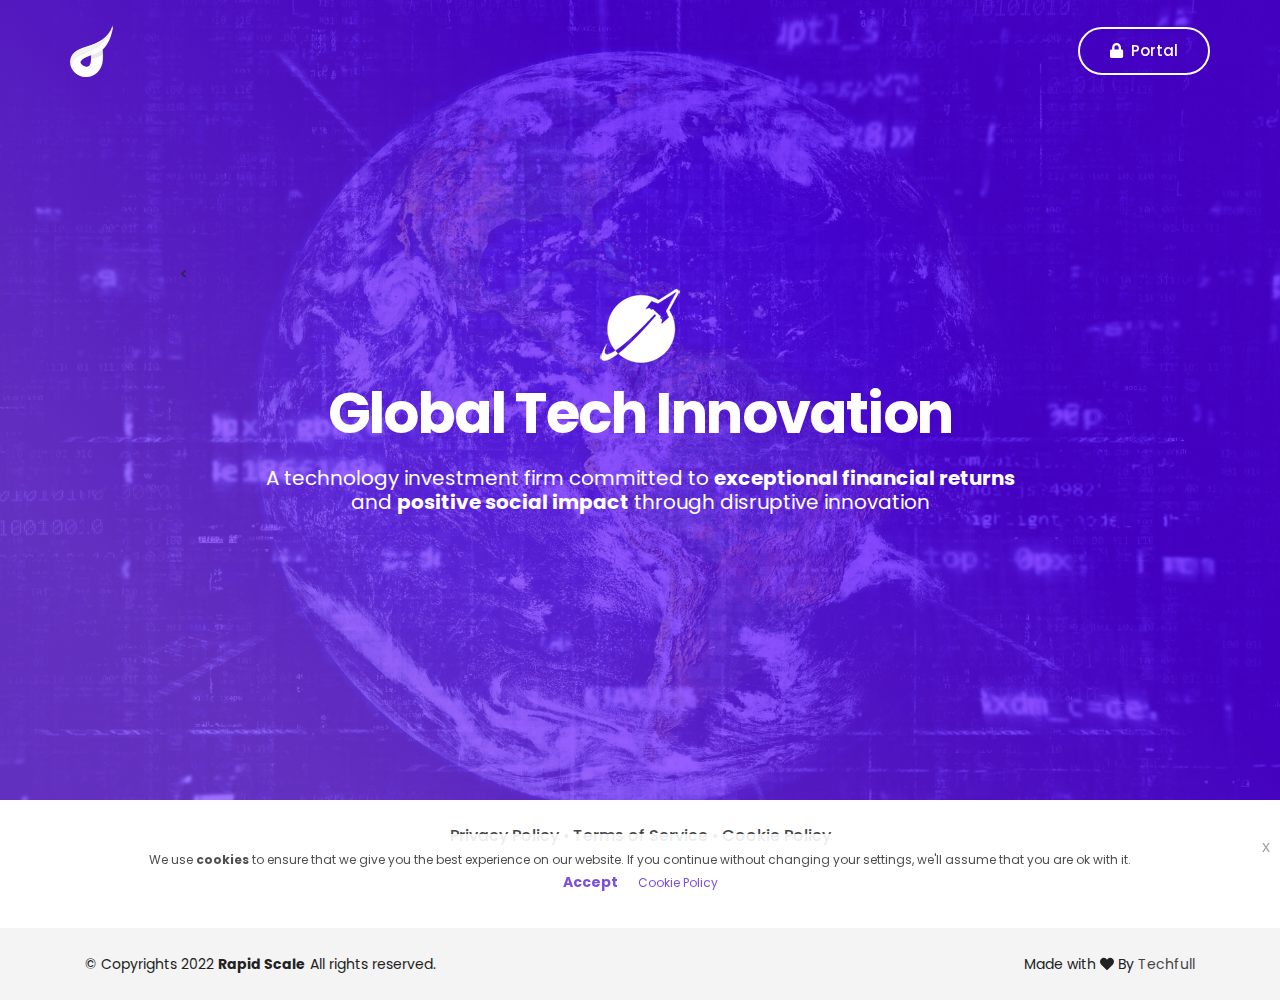
<file: rs_main.html>
<!doctype html>
<html class="no-js" lang="en">

<head>
    <meta charset="UTF-8">
    <meta http-equiv="X-UA-Compatible" content="IE=edge">
    <meta name="viewport" content="width=device-width, initial-scale=1, shrink-to-fit=no">

    <!-- SEO Meta Description -->
    <meta name="description" content="Rapid Scale is a leading venture capital fund">
    <meta name="author" content="Techfull">

    <!-- Title  -->
    <title>Rapid Scale</title>

    <!-- Favicon  -->
    <link rel="icon" href="assets/img/favicon.png">

    <!-- ***** All CSS Files ***** -->

    <!-- Style css -->
    <link rel="stylesheet" href="assets/css/style.css">

    <!-- Responsive css -->
    <link rel="stylesheet" href="assets/css/responsive.css">

</head>

<body class="homepage-4 eupopup eupopup-bottom eupopup-color-inverse">
    <!--====== Preloader Area Start ======-->
    <div id="preloader">
        <!-- Digimax Preloader -->
        <div id="digimax-preloader" class="digimax-preloader">
            <!-- Preloader Animation -->
            <div class="preloader-animation">
                <!-- Spinner -->
                <div class="spinner"></div>
                <!-- Loader -->
                <div class="loader">
                    <span data-text-preloader="R" class="animated-letters">R</span>
                    <span data-text-preloader="A" class="animated-letters">A</span>
                    <span data-text-preloader="P" class="animated-letters">P</span>
                    <span data-text-preloader="I" class="animated-letters">I</span>
                    <span data-text-preloader="D" class="animated-letters">D</span>
                    <span data-text-preloader="S" class="animated-letters">S</span>
                    <span data-text-preloader="C" class="animated-letters">C</span>
                    <span data-text-preloader="A" class="animated-letters">A</span>
                    <span data-text-preloader="L" class="animated-letters">L</span>
                    <span data-text-preloader="E" class="animated-letters">E</span>
                </div>
                <p class="fw-5 text-center text-uppercase">Loading</p>
            </div>
            <!-- Loader Animation -->
            <div class="loader-animation">
                <div class="row h-100">
                    <!-- Single Loader -->
                    <div class="col-3 single-loader p-0">
                        <div class="loader-bg"></div>
                    </div>
                    <!-- Single Loader -->
                    <div class="col-3 single-loader p-0">
                        <div class="loader-bg"></div>
                    </div>
                    <!-- Single Loader -->
                    <div class="col-3 single-loader p-0">
                        <div class="loader-bg"></div>
                    </div>
                    <!-- Single Loader -->
                    <div class="col-3 single-loader p-0">
                        <div class="loader-bg"></div>
                    </div>
                </div>
            </div>
        </div>
    </div>
    <!--====== Preloader Area End ======-->

    <!--====== Scroll To Top Area Start ======-->
    <div id="scrollUp" title="Scroll To Top">
        <i class="fas fa-arrow-up"></i>
    </div>
    <!--====== Scroll To Top Area End ======-->

    <div class="main overflow-hidden">
        <!-- ***** Header Start ***** -->
        <header id="header">
            <!-- Navbar -->
            <nav data-aos="zoom-out" data-aos-delay="800" class="navbar navbar-expand">
                <div class="container header">
                    <!-- Navbar Brand-->
                    <a class="navbar-brand" href="rs_main.html">
                        <img class="navbar-brand-regular" src="assets/img/logo/logo-white.png" alt="brand-logo">
                        <img class="navbar-brand-sticky" src="assets/img/logo/logo.png" alt="sticky brand-logo">
                    </a>
                    <div class="ml-auto"></div>


                    <!-- Navbar Action Button -->
                    <ul class="navbar-nav action">
                        <li class="nav-item ml-3">
                            <a href="https://scale.venture360.co" class="btn ml-lg-auto btn-bordered-white"><i class="fas fa-lock contact-icon mr-md-2"></i>Portal</a>
                        </li>
                    </ul>
                </div>
            </nav>
        </header>
        <!-- ***** Header End ***** -->

        <!-- ***** Welcome Area Start ***** -->
        <section id="home" class="section welcome-area bg-overlay overflow-hidden d-flex align-items-center">
            <div class="container">
                <div class="row justify-content-center align-items-center">
                    <!-- Welcome Intro Start -->
                    <div class="col-12 col-md-10"><
                        <div class="welcome-intro text-center mt-0 py<-5">
                            <img src="assets/img/logo/logo-rocket-white.png" style="padding-bottom:20px;"/>
                            <h1 class="text-white">Global Tech Innovation</h1>
                            <p class="text-white my-4" style="display: inline-block; max-width: 750px;">A technology investment firm committed to <b>exceptional financial returns</b> and <b>positive social impact</b> through disruptive innovation</p>
                            <!-- Buttons -->
                        </div>
                    </div>
                </div>
            </div>
        </section>
        <!-- ***** Welcome Area End ***** -->

        <!--====== Call To Action Area Start ======-->
<!--        <section class="section cta-area bg-overlay ptb_100">
            <div class="container">
                <div class="row justify-content-center">
                    <div class="col-12 col-lg-10">
                        &lt;!&ndash; Section Heading &ndash;&gt;
                        <div class="section-heading text-center m-0">
                            <h2 class="text-white">Newsletter</h2>
                            <p class="text-white d-none d-sm-block mt-4">Get on board our free quarterly newsletter to receive portfolio company <b>updates</b>,<br/> valuable <b>insights</b> into <b>market trends</b> and <b>news</b> as well as <b>practical resources</b> for investors</p>
                            <p class="text-white d-block d-sm-none mt-4">Get on board our free quarterly newsletter to receive portfolio company <b>updates</b>,<br/> valuable <b>insights</b> into <b>market trends</b> and <b>news</b> as well as <b>practical resources</b> for investors</p>
                            <a href="http://eepurl.com/iqqm-k" class="btn btn-bordered-white mt-4">Subscribe</a>
                        </div>
                    </div>
                </div>
            </div>
        </section>-->
        <!--====== Call To Action Area End ======-->

        <!--====== Footer Area Start ======-->
        <footer class="section footer-area">
            <!-- Footer Top -->
<!--            <div class="footer-top ptb_100">
                <div class="container">
                    <div class="row">
                        <div class="col-12 col-sm-6 col-lg-3">
                            &lt;!&ndash; Footer Items &ndash;&gt;
                            <div class="footer-items">
                                &lt;!&ndash; Footer Title &ndash;&gt;
                                <h3 class="footer-title text-uppercase mb-2">About Us</h3>
                                <ul>
                                    <li class="py-2"><a class="text-black-50" href="#">Company Profile</a></li>
                                    <li class="py-2"><a class="text-black-50" href="#">For Investors</a></li>
                                    <li class="py-2"><a class="text-black-50" href="#">For Founders</a></li>
                                    <li class="py-2"><a class="text-black-50" href="#">Careers</a></li>
                                    <li class="py-2"><a class="text-black-50" href="#">Partners</a></li>
                                </ul>
                            </div>
                        </div>
                        <div class="col-12 col-sm-6 col-lg-3">
                            &lt;!&ndash; Footer Items &ndash;&gt;
                            <div class="footer-items">
                                &lt;!&ndash; Footer Title &ndash;&gt;
                                <h3 class="footer-title text-uppercase mb-2">Services</h3>
                                <ul>
                                    <li class="py-2"><a class="text-black-50" href="#">Venture Investments</a></li>
                                    <li class="py-2"><a class="text-black-50" href="#">Portfolio Management</a></li>
                                    <li class="py-2"><a class="text-black-50" href="#">Business Development</a></li>
                                    <li class="py-2"><a class="text-black-50" href="#">Mergers & Acquisitions</a></li>
                                    <li class="py-2"><a class="text-black-50" href="#">Corporate Venturing</a></li>
                                </ul>
                            </div>
                        </div>
                        <div class="col-12 col-sm-6 col-lg-3">
                            &lt;!&ndash; Footer Items &ndash;&gt;
                            <div class="footer-items">
                                &lt;!&ndash; Footer Title &ndash;&gt;
                                <h3 class="footer-title text-uppercase mb-2">Support</h3>
                                <ul>
                                    <li class="py-2"><a class="text-black-50" href="#">Privacy Policy</a></li>
                                    <li class="py-2"><a class="text-black-50" href="#">Terms &amp; Conditions</a></li>
                                    <li class="py-2"><a class="text-black-50" href="#">Cookie Policy</a></li>
                                </ul>
                            </div>
                        </div>
                        <div class="col-12 col-sm-6 col-lg-3">
                            &lt;!&ndash; Footer Items &ndash;&gt;
                            <div class="footer-items">
                                &lt;!&ndash; Footer Title &ndash;&gt;
                                <h3 class="footer-title text-uppercase mb-2">Follow Us</h3>
                                <p class="mb-2">Get up to speed with what's new in our blog and social networks.</p>
                                &lt;!&ndash; Social Icons &ndash;&gt;
                                <ul class="social-icons list-inline pt-2">
                                    <li class="list-inline-item px-1"><a href="#"><i class="fab fa-facebook"></i></a></li>
                                    <li class="list-inline-item px-1"><a href="#"><i class="fab fa-twitter"></i></a></li>
                                    <li class="list-inline-item px-1"><a href="#"><i class="fab fa-medium"></i></a></li>
                                    <li class="list-inline-item px-1"><a href="#"><i class="fab fa-linkedin-in"></i></a></li>
                                    <li class="list-inline-item px-1"><a href="#"><i class="fab fa-instagram"></i></a></li>
                                </ul>
                            </div>
                        </div>
                    </div>
                </div>
            </div>-->

            <div class="section-heading text-center">
                &nbsp;
                <p>
                    <a class="service-btn" href="legal/privacy_policy.html">Privacy Policy</a> &bull;
                    <a class="service-btn" href="legal/terms_service.html">Terms of Service</a> &bull;
                    <a class="service-btn" href="legal/cookie_policy.html">Cookie Policy</a>
                </p>
            </div>

            <!-- Footer Bottom -->
            <div class="footer-bottom bg-grey">
                <div class="container">
                    <div class="row">
                        <div class="col-12">
                            <!-- Copyright Area -->
                            <div class="copyright-area d-flex flex-wrap justify-content-center justify-content-sm-between text-center py-4">
                                <!-- Copyright Left -->
                                <div class="copyright-left">&copy; Copyrights 2022 <b>Rapid Scale</b> All rights reserved.</div>
                                <!-- Copyright Right -->
                                <div class="copyright-right">Made with <i class="fas fa-heart"></i> By <a href="https://techfull.us">Techfull</a></div>
                            </div>
                        </div>
                    </div>
                </div>
            </div>
        </footer>
        <!--====== Footer Area End ======-->

        <!--====== Modal Search Area Start ======-->
        <div id="search" class="modal fade p-0">
            <div class="modal-dialog dialog-animated">
                <div class="modal-content h-100">
                    <div class="modal-header" data-dismiss="modal">
                        Search <i class="far fa-times-circle icon-close"></i>
                    </div>
                    <div class="modal-body">
                        <form class="row">
                            <div class="col-12 align-self-center">
                                <div class="row">
                                    <div class="col-12 pb-3">
                                        <h2 class="search-title mb-3">What are you looking for?</h2>
                                        <p>Lorem ipsum dolor sit amet, consectetur adipiscing elit. Praesent diam lacus, dapibus sed imperdiet consectetur.</p>
                                    </div>
                                </div>
                                <div class="row">
                                    <div class="col-12 input-group">
                                        <input type="text" class="form-control" placeholder="Enter your keywords">
                                    </div>
                                </div>
                                <div class="row">
                                    <div class="col-12 input-group align-self-center">
                                        <button class="btn btn-bordered mt-3">Search</button>
                                    </div>
                                </div>
                            </div>
                        </form>
                    </div>
                </div>
            </div>
        </div>
        <!--====== Modal Search Area End ======-->

        <!--====== Modal Responsive Menu Area Start ======-->
        <div id="menu" class="modal fade p-0">
            <div class="modal-dialog dialog-animated">
                <div class="modal-content h-100">
                    <div class="modal-header" data-dismiss="modal">
                        Menu <i class="far fa-times-circle icon-close"></i>
                    </div>
                    <div class="menu modal-body">
                        <div class="row w-100">
                            <div class="items p-0 col-12 text-center"></div>
                        </div>
                    </div>
                </div>
            </div>
        </div>
        <!--====== Modal Responsive Menu Area End ======-->
    </div>


    <!-- ***** All jQuery Plugins ***** -->

    <!-- jQuery(necessary for all JavaScript plugins) -->
    <script src="assets/js/jquery/jquery-3.5.1.min.js"></script>

    <!-- Bootstrap js -->
    <script src="assets/js/bootstrap/popper.min.js"></script>
    <script src="assets/js/bootstrap/bootstrap.min.js"></script>

    <!-- Plugins js -->
    <script src="assets/js/plugins/plugins.min.js"></script>

    <!-- Active js -->
    <script src="assets/js/active.js"></script>

    <!-- Form js -->
    <script id="capt" src="https://www.google.com/recaptcha/api.js?render=6LeXSoomAAAAAMUViqOsxvu4Er3XukyU1Am4-jC0"></script>
    <script src="assets/js/form.js"></script>

    <!-- Google tag (gtag.js) -->
    <script async src="https://www.googletagmanager.com/gtag/js?id=G-WBFX5CQEK0"></script>
    <script>
        window.dataLayer = window.dataLayer || [];
        function gtag(){dataLayer.push(arguments);}
        gtag('js', new Date());

        gtag('config', 'G-WBFX5CQEK0');
    </script>

    <!-- Cookies banner -->

    <link rel="stylesheet" type="text/css" href="assets/css/jquery-eu-cookie-law-popup.css"/>
    <script src="assets/js/jquery-eu-cookie-law-popup.js"></script>
    <script>
        $(document).ready( function() {
            if ($(".eupopup").length > 0) {
                $(document).euCookieLawPopup().init({
                    'popupTitle' : '',
                    'popupText' : 'We use <b>cookies</b> to ensure that we give you the best experience on our website. If you continue without changing your settings, we\'ll assume that you are ok with it.',
                    'buttonContinueTitle' : 'Accept',
                    'buttonLearnmoreTitle' : 'Cookie Policy',
                    'cookiePolicyUrl' : 'legal/cookie_policy.html'
                });
            }
        });
    </script>

</body>

</html>
</file>
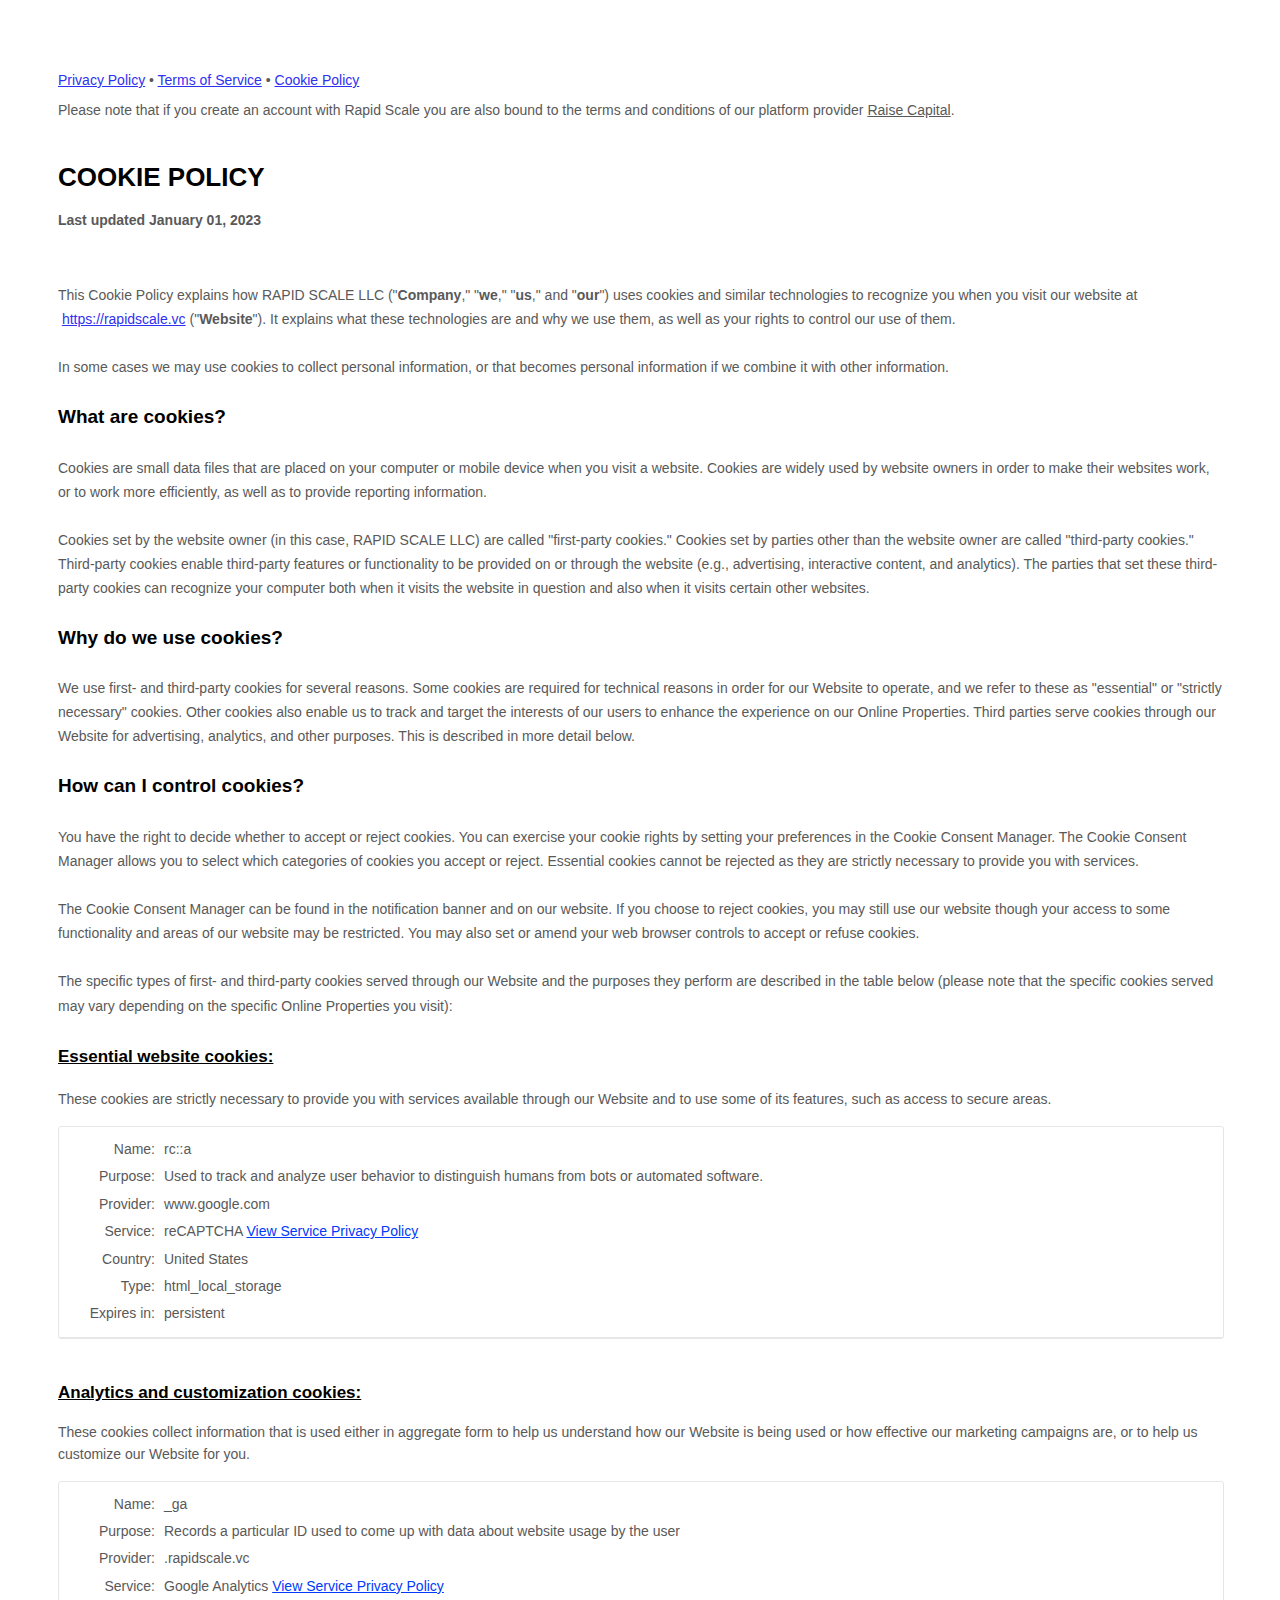
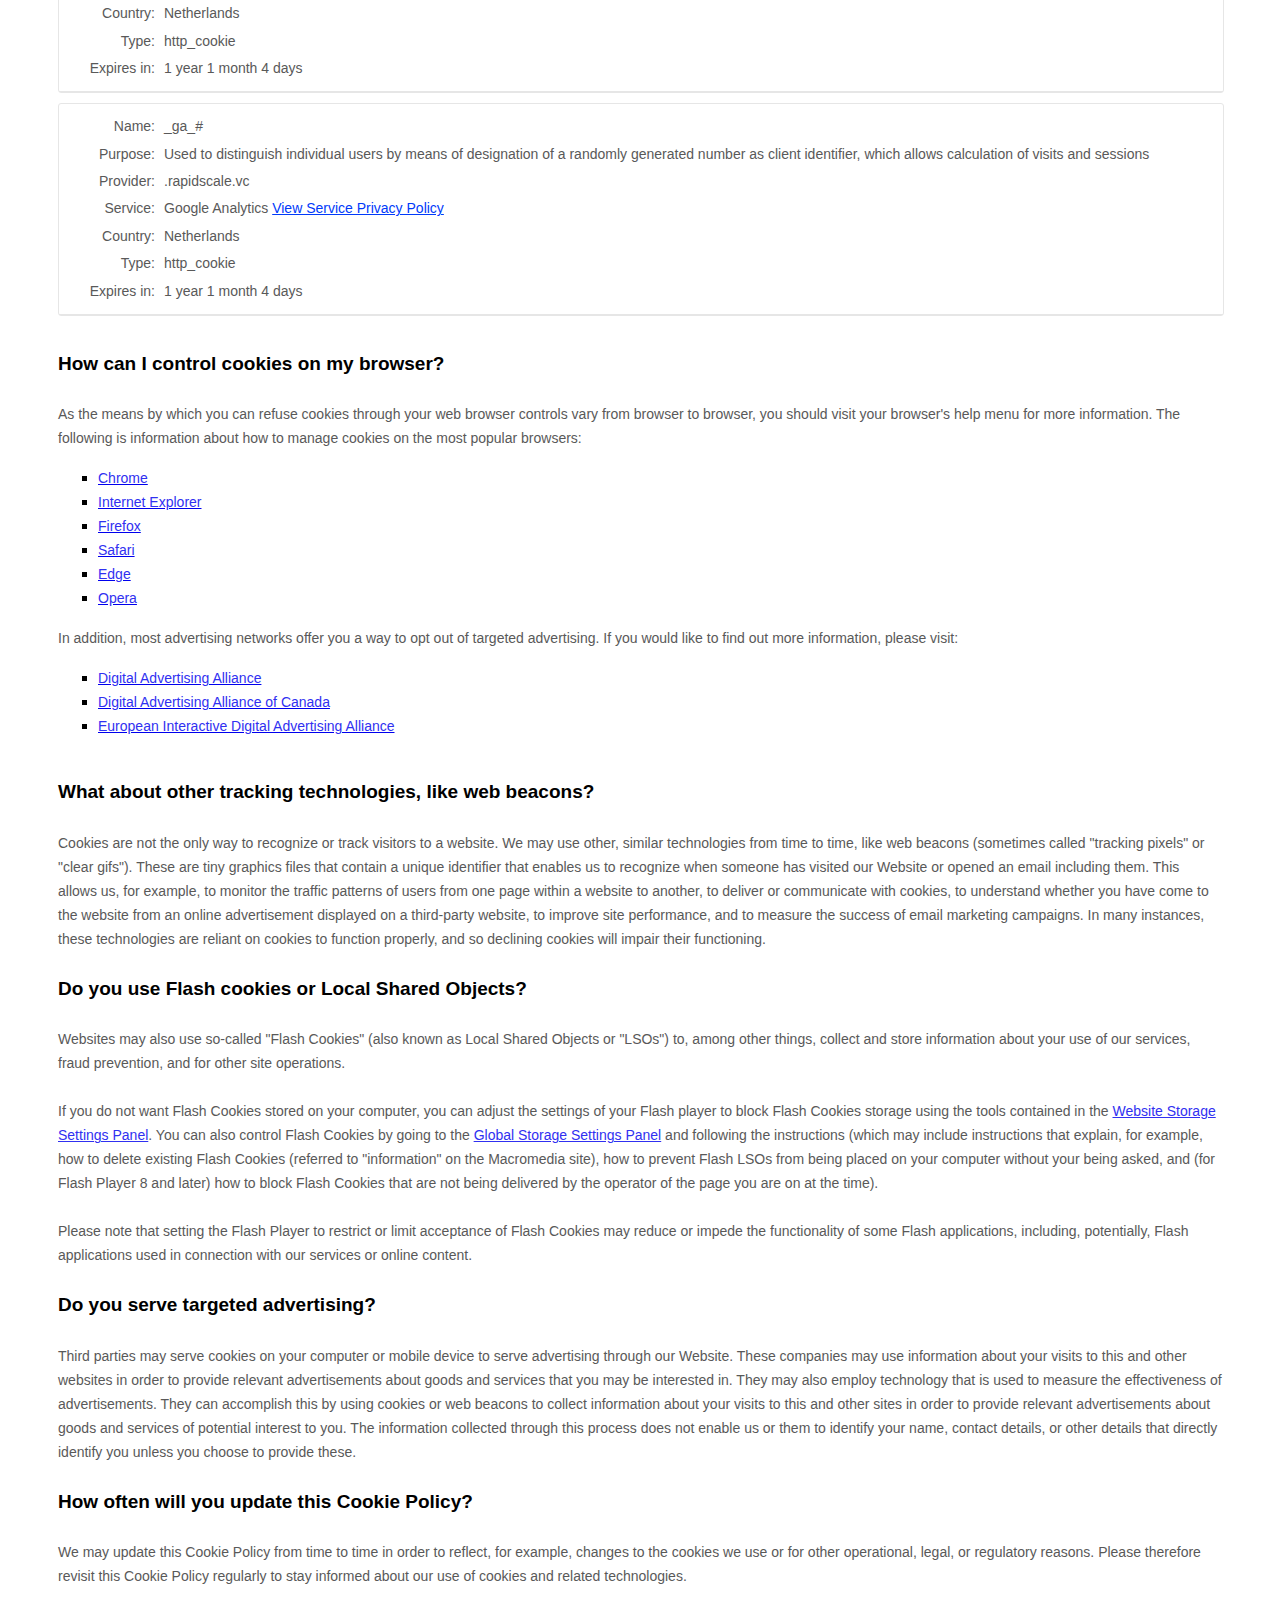
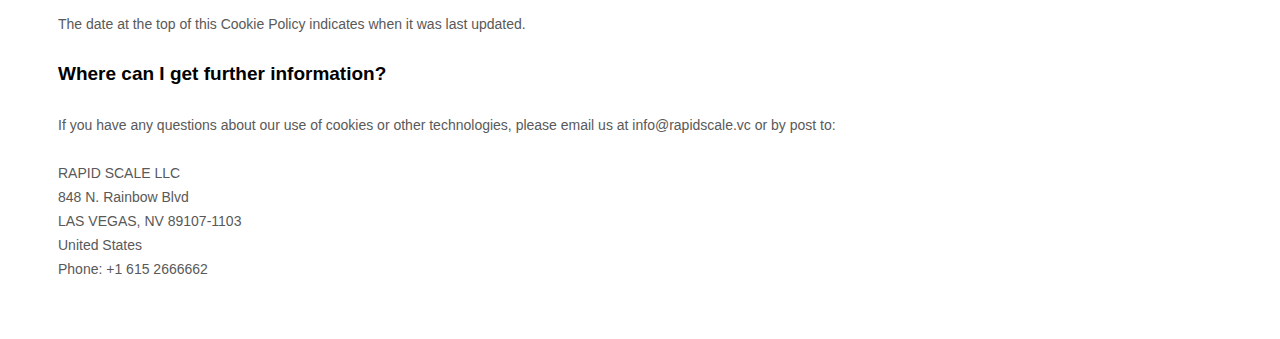
<file: legal/cookie_policy.html>
<!DOCTYPE html>
<html lang="en">
<head>
    <meta charset="UTF-8">
    <title>Rapid Scale</title>
    <style>
        body {
            padding: 50px;
        }
    </style>
</head>
<body>

<div data-custom-class="body_text">
    <p>
        <a href="privacy_policy.html" data-custom-class="link">Privacy Policy</a> &bull;
        <a href="terms_service.html" data-custom-class="link">Terms of Service</a> &bull;
        <a href="cookie_policy.html" data-custom-class="link">Cookie Policy</a>
    </p>
    <p>Please note that if you create an account with Rapid Scale you are also bound to the terms and conditions of our platform provider <a href="https://raisecapital.us">Raise Capital</a>.</p>
    <p>&nbsp;</p>
</div>

<style>
    [data-custom-class='body'], [data-custom-class='body'] * {
        background: transparent !important;
    }

    [data-custom-class='title'], [data-custom-class='title'] * {
        font-family: Arial !important;
        font-size: 26px !important;
        color: #000000 !important;
    }

    [data-custom-class='subtitle'], [data-custom-class='subtitle'] * {
        font-family: Arial !important;
        color: #595959 !important;
        font-size: 14px !important;
    }

    [data-custom-class='heading_1'], [data-custom-class='heading_1'] * {
        font-family: Arial !important;
        font-size: 19px !important;
        color: #000000 !important;
    }

    [data-custom-class='heading_2'], [data-custom-class='heading_2'] * {
        font-family: Arial !important;
        font-size: 17px !important;
        color: #000000 !important;
    }

    [data-custom-class='body_text'], [data-custom-class='body_text'] * {
        color: #595959 !important;
        font-size: 14px !important;
        font-family: Arial !important;
    }

    [data-custom-class='link'], [data-custom-class='link'] * {
        color: #3030F1 !important;
        font-size: 14px !important;
        font-family: Arial !important;
        word-break: break-word !important;
    }
</style>

<div data-custom-class="body">
    <div><strong><span style="font-size: 26px;"><span data-custom-class="title">COOKIE POLICY</span></span></strong>
    </div>
    <div><br></div>
    <div><span style="color: rgb(127, 127, 127);"><strong><span style="font-size: 15px;"><span
            data-custom-class="subtitle">Last updated <bdt
            class="question">January 01, 2023</bdt></span></span></strong></span></div>
    <div><br></div>
    <div><br></div>
    <div><br></div>
    <div style="line-height: 1.5;"><span style="color: rgb(127, 127, 127);"><span
            style="color: rgb(89, 89, 89); font-size: 15px;"><span data-custom-class="body_text">This Cookie Policy explains how <bdt
            class="question">RAPID SCALE LLC</bdt> ("<strong>Company</strong>," "<strong>we</strong>," "<strong>us</strong>," and "<strong>our</strong>") uses cookies and similar technologies to recognize you when you visit our website at  </span></span><span
            style="color: rgb(0, 58, 250); font-size: 15px;"><span data-custom-class="body_text"><bdt
            class="question"><a href="https://rapidscale.vc" target="_blank" data-custom-class="link">https://rapidscale.vc</a></bdt></span></span><span
            style="color: rgb(89, 89, 89); font-size: 15px;"><span
            data-custom-class="body_text"> ("<strong>Website</strong>"). It explains what these technologies are and why we use them, as well as your rights to control our use of them.</span></span></span>
    </div>
    <div style="line-height: 1.5;"><br></div>
    <div style="line-height: 1.5;"><span style="color: rgb(127, 127, 127);"><span
            style="color: rgb(89, 89, 89); font-size: 15px;"><span data-custom-class="body_text">In some cases we may use cookies to collect personal information, or that becomes personal information if we combine it with other information.</span></span></span>
    </div>
    <div style="line-height: 1.5;"><br></div>
    <div style="line-height: 1.5;"><span style="color: rgb(127, 127, 127);"><span
            style="color: rgb(0, 0, 0); font-size: 15px;"><strong><span
            data-custom-class="heading_1">What are cookies?</span></strong></span></span></div>
    <div style="line-height: 1.5;"><br></div>
    <div style="line-height: 1.5;"><span style="color: rgb(127, 127, 127);"><span
            style="color: rgb(89, 89, 89); font-size: 15px;"><span data-custom-class="body_text">Cookies are small data files that are placed on your computer or mobile device when you visit a website. Cookies are widely used by website owners in order to make their websites work, or to work more efficiently, as well as to provide reporting information.</span></span></span>
    </div>
    <div style="line-height: 1.5;"><br></div>
    <div style="line-height: 1.5;"><span style="color: rgb(127, 127, 127);"><span
            style="color: rgb(89, 89, 89); font-size: 15px;"><span data-custom-class="body_text">Cookies set by the website owner (in this case, <bdt
            class="question">RAPID SCALE LLC</bdt>) are called "first-party cookies." Cookies set by parties other than the website owner are called "third-party cookies." Third-party cookies enable third-party features or functionality to be provided on or through the website (e.g., advertising, interactive content, and analytics). The parties that set these third-party cookies can recognize your computer both when it visits the website in question and also when it visits certain other websites.</span></span></span>
    </div>
    <div style="line-height: 1.5;"><br></div>
    <div style="line-height: 1.5;"><span style="color: rgb(127, 127, 127);"><span
            style="color: rgb(0, 0, 0); font-size: 15px;"><strong><span data-custom-class="heading_1">Why do we use cookies?</span></strong></span></span>
    </div>
    <div style="line-height: 1.5;"><br></div>
    <div style="line-height: 1.5;"><span style="color: rgb(127, 127, 127);"><span
            style="color: rgb(89, 89, 89); font-size: 15px;"><span data-custom-class="body_text">We use first-<bdt
            class="block-component"></bdt> and third-<bdt class="statement-end-if-in-editor"></bdt>party cookies for several reasons. Some cookies are required for technical reasons in order for our Website to operate, and we refer to these as "essential" or "strictly necessary" cookies. Other cookies also enable us to track and target the interests of our users to enhance the experience on our Online Properties. <bdt
            class="block-component"></bdt>Third parties serve cookies through our Website for advertising, analytics, and other purposes. <bdt
            class="statement-end-if-in-editor"></bdt>This is described in more detail below.</span></span></span></div>
    <div style="line-height: 1.5;"><br></div>
    <div style="line-height: 1.5;"><span style="color: rgb(127, 127, 127);"><span
            style="color: rgb(89, 89, 89); font-size: 15px;"><span
            style="font-size: 15px; color: rgb(89, 89, 89);"><span
            style="font-size: 15px; color: rgb(89, 89, 89);"><span id="control"
                                                                   style="color: rgb(0, 0, 0);"><strong><span
            data-custom-class="heading_1">How can I control cookies?</span></strong></span></span></span></span></span>
    </div>
    <div style="line-height: 1.5;"><br></div>
    <div style="line-height: 1.5;"><span style="font-size: 15px; color: rgb(89, 89, 89);"><span
            style="font-size: 15px; color: rgb(89, 89, 89);"><span data-custom-class="body_text">You have the right to decide whether to accept or reject cookies. You can exercise your cookie rights by setting your preferences in the Cookie Consent Manager. The Cookie Consent Manager allows you to select which categories of cookies you accept or reject. Essential cookies cannot be rejected as they are strictly necessary to provide you with services.</span></span></span>
    </div>
    <div style="line-height: 1.5;"><br></div>
    <div style="line-height: 1.5;"><span style="font-size: 15px; color: rgb(89, 89, 89);"><span
            style="font-size: 15px; color: rgb(89, 89, 89);"><span data-custom-class="body_text">The Cookie Consent Manager can be found in the notification banner and on our website. If you choose to reject cookies, you may still use our website though your access to some functionality and areas of our website may be restricted. You may also set or amend your web browser controls to accept or refuse cookies.</span></span></span>
    </div>
    <div style="line-height: 1.5;"><br></div>
    <div style="line-height: 1.5;"><span style="font-size: 15px; color: rgb(89, 89, 89);"><span
            style="font-size: 15px; color: rgb(89, 89, 89);"><span data-custom-class="body_text">The specific types of first- and third-party cookies served through our Website and the purposes they perform are described in the table below (please note that the specific </span><span
            data-custom-class="body_text">cookies served may vary depending on the specific Online Properties you visit):</span></span></span><span
            style="font-size: 15px;"></span><span data-custom-class="heading_2" style="color: rgb(0, 0, 0);"><span
            style="font-size: 15px;"><strong><u><br><br>Essential website cookies:</u></strong></span></span></div>
    <div>
        <div><br></div>
        <div style="line-height: 1.5;"><span style="color: rgb(127, 127, 127);"><span
                style="color: rgb(89, 89, 89); font-size: 15px;"><span data-custom-class="body_text">These cookies are strictly necessary to provide you with services available through our Website and to use some of its features, such as access to secure areas.</span></span></span>
        </div>
        <p style="font-size: 15px; line-height: 1.5;"><span data-custom-class="body_text"></span></p>
        <section data-custom-class="body_text"
                 style="width: 100%; border: 1px solid rgb(230, 230, 230); margin: 0px 0px 10px; border-radius: 3px; text-align: left;">
            <div style="padding: 8px 13px; border-bottom: 1px solid #e6e6e6;">
                <table>
                    <tbody>
                    <tr style="font-family: Roboto, Arial; font-size: 12px; line-height: 1.67; margin: 0 0 8px; vertical-align: top;">
                        <td style="text-align: right; color: #19243c; min-width: 80px;">Name:</td>
                        <td style="display: inline-block; margin-left: 5px;"><span
                                style="color: #8b93a7; word-break: break-all;">rc::a</span></td>
                    </tr>
                    <tr style="font-family: Roboto, Arial; font-size: 12px; line-height: 1.67; margin: 0; vertical-align: top;">
                        <td style="text-align: right; color: #19243c; min-width: 80px;">Purpose:</td>
                        <td style="display: inline-block; margin-left: 5px;"><span
                                style="color: #8b93a7; word-break: break-all;">Used to track and analyze user behavior to distinguish humans from bots or automated software.</span>
                        </td>
                    </tr>
                    <tr style="font-family: Roboto, Arial; font-size: 12px; line-height: 1.67; margin: 0 0 8px; vertical-align: top;">
                        <td style="text-align: right; color: #19243c; min-width: 80px;">Provider:</td>
                        <td style="display: inline-block; margin-left: 5px;"><span
                                style="color: #8b93a7; word-break: break-all;">www.google.com</span></td>
                    </tr>
                    <tr style="font-family: Roboto, Arial; font-size: 12px; line-height: 1.67; margin: 0 0 8px; vertical-align: top;">
                        <td style="text-align: right; color: #19243c; min-width: 80px;">Service:</td>
                        <td style="display: inline-block; margin-left: 5px;"><span
                                style="color: #8b93a7; word-break: break-all;">reCAPTCHA  <a
                                href="https://policies.google.com/privacy" style="color: #003AFA !important;"
                                target="_blank">View Service Privacy Policy</a> </span></td>
                    </tr>
                    <tr style="font-family: Roboto, Arial; font-size: 12px; line-height: 1.67; margin: 0 0 8px; vertical-align: top;">
                        <td style="text-align: right; color: #19243c; min-width: 80px;">Country:</td>
                        <td style="display: inline-block; margin-left: 5px;"><span
                                style="color: #8b93a7; word-break: break-all;">United States</span></td>
                    </tr>
                    <tr style="font-family: Roboto, Arial; font-size: 12px; line-height: 1.67; margin: 0 0 8px; vertical-align: top;">
                        <td style="text-align: right; color: #19243c; min-width: 80px;">Type:</td>
                        <td style="display: inline-block; margin-left: 5px;"><span
                                style="color: #8b93a7; word-break: break-all;">html_local_storage</span></td>
                    </tr>
                    <tr style="font-family: Roboto, Arial; font-size: 12px; line-height: 1.67; margin: 0 0 8px; vertical-align: top;">
                        <td style="text-align: right; color: #19243c; min-width: 80px;">Expires in:</td>
                        <td style="display: inline-block; margin-left: 5px;"><span
                                style="color: #8b93a7; word-break: break-all;">persistent</span></td>
                    </tr>
                    </tbody>
                </table>
            </div>
        </section>
        </span></p>
    </div>

    <div>
        <div style="line-height: 1.5;"><span data-custom-class="heading_2" style="color: rgb(0, 0, 0);"><span
                style="font-size: 15px;"><strong><u><br>Analytics and customization cookies:</u></strong></span></span>
        </div>
        <p style="font-size: 15px; line-height: 1.5;"><span style="color: rgb(127, 127, 127);"><span
                style="color: rgb(89, 89, 89); font-size: 15px;"><span data-custom-class="body_text">These cookies collect information that is used either in aggregate form to help us understand how our Website is being used or how effective our marketing campaigns are, or to help us customize our Website for you.</span></span></span>
        </p>
        <div><span data-custom-class="body_text"><section data-custom-class="body_text"
                                                          style="width: 100%; border: 1px solid #e6e6e6; margin: 0 0 10px; border-radius: 3px;"><div
                style="padding: 8px 13px; border-bottom: 1px solid #e6e6e6;"><table><tbody><tr
                style="font-family: Roboto, Arial; font-size: 12px; line-height: 1.67; margin: 0 0 8px; vertical-align: top;"><td
                style="text-align: right; color: #19243c; min-width: 80px;">Name:</td><td
                style="display: inline-block; margin-left: 5px;"><span style="color: #8b93a7; word-break: break-all;">_ga</span></td></tr><tr
                style="font-family: Roboto, Arial; font-size: 12px; line-height: 1.67; margin: 0; vertical-align: top;"><td
                style="text-align: right; color: #19243c; min-width: 80px;">Purpose:</td><td
                style="display: inline-block; margin-left: 5px;"><span style="color: #8b93a7; word-break: break-all;">Records a particular ID used to come up with data about website usage by the user</span></td></tr><tr
                style="font-family: Roboto, Arial; font-size: 12px; line-height: 1.67; margin: 0 0 8px; vertical-align: top;"><td
                style="text-align: right; color: #19243c; min-width: 80px;">Provider:</td><td
                style="display: inline-block; margin-left: 5px;"><span style="color: #8b93a7; word-break: break-all;">.rapidscale.vc</span></td></tr><tr
                style="font-family: Roboto, Arial; font-size: 12px; line-height: 1.67; margin: 0 0 8px; vertical-align: top;"><td
                style="text-align: right; color: #19243c; min-width: 80px;">Service:</td><td
                style="display: inline-block; margin-left: 5px;"><span style="color: #8b93a7; word-break: break-all;">Google Analytics  <a
                href="https://policies.google.com/privacy" style="color: #003AFA !important;" target="_blank">View Service Privacy Policy</a> </span></td></tr><tr
                style="font-family: Roboto, Arial; font-size: 12px; line-height: 1.67; margin: 0 0 8px; vertical-align: top;"><td
                style="text-align: right; color: #19243c; min-width: 80px;">Country:</td><td
                style="display: inline-block; margin-left: 5px;"><span style="color: #8b93a7; word-break: break-all;">Netherlands</span></td></tr><tr
                style="font-family: Roboto, Arial; font-size: 12px; line-height: 1.67; margin: 0 0 8px; vertical-align: top;"><td
                style="text-align: right; color: #19243c; min-width: 80px;">Type:</td><td
                style="display: inline-block; margin-left: 5px;"><span style="color: #8b93a7; word-break: break-all;">http_cookie</span></td></tr><tr
                style="font-family: Roboto, Arial; font-size: 12px; line-height: 1.67; margin: 0 0 8px; vertical-align: top;"><td
                style="text-align: right; color: #19243c; min-width: 80px;">Expires in:</td><td
                style="display: inline-block; margin-left: 5px;"><span style="color: #8b93a7; word-break: break-all;">1 year 1 month 4 days</span></td></tr></tbody></table></div></section><section
                data-custom-class="body_text"
                style="width: 100%; border: 1px solid #e6e6e6; margin: 0 0 10px; border-radius: 3px;"><div
                style="padding: 8px 13px; border-bottom: 1px solid #e6e6e6;"><table><tbody><tr
                style="font-family: Roboto, Arial; font-size: 12px; line-height: 1.67; margin: 0 0 8px; vertical-align: top;"><td
                style="text-align: right; color: #19243c; min-width: 80px;">Name:</td><td
                style="display: inline-block; margin-left: 5px;"><span style="color: #8b93a7; word-break: break-all;">_ga_#</span></td></tr><tr
                style="font-family: Roboto, Arial; font-size: 12px; line-height: 1.67; margin: 0; vertical-align: top;"><td
                style="text-align: right; color: #19243c; min-width: 80px;">Purpose:</td><td
                style="display: inline-block; margin-left: 5px;"><span style="color: #8b93a7; word-break: break-all;">Used to distinguish individual users by means of designation of a randomly generated number as client identifier, which allows calculation of visits and sessions</span></td></tr><tr
                style="font-family: Roboto, Arial; font-size: 12px; line-height: 1.67; margin: 0 0 8px; vertical-align: top;"><td
                style="text-align: right; color: #19243c; min-width: 80px;">Provider:</td><td
                style="display: inline-block; margin-left: 5px;"><span style="color: #8b93a7; word-break: break-all;">.rapidscale.vc</span></td></tr><tr
                style="font-family: Roboto, Arial; font-size: 12px; line-height: 1.67; margin: 0 0 8px; vertical-align: top;"><td
                style="text-align: right; color: #19243c; min-width: 80px;">Service:</td><td
                style="display: inline-block; margin-left: 5px;"><span style="color: #8b93a7; word-break: break-all;">Google Analytics  <a
                href="https://policies.google.com/privacy" style="color: #003AFA !important;" target="_blank">View Service Privacy Policy</a> </span></td></tr><tr
                style="font-family: Roboto, Arial; font-size: 12px; line-height: 1.67; margin: 0 0 8px; vertical-align: top;"><td
                style="text-align: right; color: #19243c; min-width: 80px;">Country:</td><td
                style="display: inline-block; margin-left: 5px;"><span style="color: #8b93a7; word-break: break-all;">Netherlands</span></td></tr><tr
                style="font-family: Roboto, Arial; font-size: 12px; line-height: 1.67; margin: 0 0 8px; vertical-align: top;"><td
                style="text-align: right; color: #19243c; min-width: 80px;">Type:</td><td
                style="display: inline-block; margin-left: 5px;"><span style="color: #8b93a7; word-break: break-all;">http_cookie</span></td></tr><tr
                style="font-family: Roboto, Arial; font-size: 12px; line-height: 1.67; margin: 0 0 8px; vertical-align: top;"><td
                style="text-align: right; color: #19243c; min-width: 80px;">Expires in:</td><td
                style="display: inline-block; margin-left: 5px;"><span style="color: #8b93a7; word-break: break-all;">1 year 1 month 4 days</span></td></tr></tbody></table></div></section></span>
        </div>
    </div>
    <div style="line-height: 1.5;"><br></div>
    <div style="line-height: 1.5;"><span style="color: rgb(127, 127, 127);"><span
            style="color: rgb(0, 0, 0); font-size: 15px;"><strong><span data-custom-class="heading_1">How can I control cookies on my browser?</span></strong></span></span>
    </div>
    <div style="line-height: 1.5;"><br></div>
    <div style="line-height: 1.5;"><span data-custom-class="body_text">As the means by which you can refuse cookies through your web browser controls vary from browser to browser, you should visit your browser's help menu for more information. The following is information about how to manage cookies on the most popular browsers:</span>
    </div>
    <ul>
        <li style="line-height: 1.5;"><span style="color: rgb(0, 58, 250);"><a
                href="https://support.google.com/chrome/answer/95647#zippy=%2Callow-or-block-cookies"
                rel="noopener noreferrer" target="_blank"><span data-custom-class="link">Chrome</span></a></span></li>
        <li style="line-height: 1.5;"><span style="color: rgb(0, 58, 250);"><a
                href="https://support.microsoft.com/en-us/windows/delete-and-manage-cookies-168dab11-0753-043d-7c16-ede5947fc64d"
                rel="noopener noreferrer" target="_blank"><span
                data-custom-class="link">Internet Explorer</span></a></span></li>
        <li style="line-height: 1.5;"><span style="color: rgb(0, 58, 250);"><a
                href="https://support.mozilla.org/en-US/kb/enhanced-tracking-protection-firefox-desktop?redirectslug=enable-and-disable-cookies-website-preferences&redirectlocale=en-US"
                rel="noopener noreferrer" target="_blank"><span data-custom-class="link">Firefox</span></a></span></li>
        <li style="line-height: 1.5;"><span style="color: rgb(0, 58, 250);"><a
                href="https://support.apple.com/en-ie/guide/safari/sfri11471/mac" rel="noopener noreferrer"
                target="_blank"><span data-custom-class="link">Safari</span></a></span></li>
        <li style="line-height: 1.5;"><span style="color: rgb(0, 58, 250);"><a
                href="https://support.microsoft.com/en-us/windows/microsoft-edge-browsing-data-and-privacy-bb8174ba-9d73-dcf2-9b4a-c582b4e640dd"
                rel="noopener noreferrer" target="_blank"><span data-custom-class="link">Edge</span></a></span></li>
        <li style="line-height: 1.5;"><span style="color: rgb(0, 58, 250);"><a
                href="https://help.opera.com/en/latest/web-preferences/" rel="noopener noreferrer" target="_blank"><span
                data-custom-class="link">Opera</span></a></span></li>
    </ul>
    <div style="line-height: 1.5;"><span data-custom-class="body_text">In addition, most advertising networks offer you a way to opt out of targeted advertising. If you would like to find out more information, please visit:</span>
    </div>
    <ul>
        <li style="line-height: 1.5;"><span style="color: rgb(0, 58, 250);"><a href="http://www.aboutads.info/choices/"
                                                                               rel="noopener noreferrer"
                                                                               target="_blank"><span
                data-custom-class="link">Digital Advertising Alliance</span></a></span></li>
        <li style="line-height: 1.5;"><span style="color: rgb(0, 58, 250);"><a href="https://youradchoices.ca/"
                                                                               rel="noopener noreferrer"
                                                                               target="_blank"><span
                data-custom-class="link">Digital Advertising Alliance of Canada</span></a></span></li>
        <li style="line-height: 1.5;"><span style="color: rgb(0, 58, 250);"><a href="http://www.youronlinechoices.com/"
                                                                               rel="noopener noreferrer"
                                                                               target="_blank"><span
                data-custom-class="body_text"><span data-custom-class="link">European Interactive Digital Advertising Alliance</span></span></a></span>
        </li>
    </ul>
    <div style="line-height: 1.5;"><br></div>
    <div style="line-height: 1.5;"><span style="color: rgb(127, 127, 127);"><span
            style="color: rgb(0, 0, 0); font-size: 15px;"><strong><span data-custom-class="heading_1">What about other tracking technologies, like web beacons?</span></strong></span></span>
    </div>
    <div style="line-height: 1.5;"><br></div>
    <div style="line-height: 1.5;"><span style="color: rgb(127, 127, 127);"><span
            style="color: rgb(89, 89, 89); font-size: 15px;"><span data-custom-class="body_text">Cookies are not the only way </span><span
            style="font-size: 15px; color: rgb(89, 89, 89);"><span data-custom-class="body_text">to recognize or track visitors to a website. We may use other, similar technologies from time to time, like web beacons (sometimes called "tracking pixels" or "clear gifs"). These are tiny graphics files that contain a unique identifier that enables us to recognize when someone has visited our Website<bdt
            class="block-component"></bdt> or opened an email including them<bdt
            class="statement-end-if-in-editor"></bdt>. This allows us, for example, to monitor </span><span
            style="font-size: 15px; color: rgb(89, 89, 89);"><span style="color: rgb(89, 89, 89);"><span
            data-custom-class="body_text">the traffic patterns of users from one page within a website to another, to deliver or communicate with cookies, to understand whether you have come to the website from an online advertisement displayed on a third-party website, to improve site performance, and to measure the success of email marketing campaigns. In many instances, these technologies are reliant on cookies to function properly, and so declining cookies will impair their functioning.</span><bdt
            class="block-component"></bdt></span></span></span></span></span></div>
    <div style="line-height: 1.5;"><br></div>
    <div style="line-height: 1.5;"><span style="color: rgb(127, 127, 127);"><span
            style="color: rgb(89, 89, 89); font-size: 15px;"><span
            style="font-size: 15px; color: rgb(89, 89, 89);"><span
            style="font-size: 15px; color: rgb(89, 89, 89);"><span style="color: rgb(0, 0, 0);"><strong><span
            data-custom-class="heading_1">Do you use Flash cookies or Local Shared Objects?</span></strong></span></span></span></span></span>
    </div>
    <div style="line-height: 1.5;"><br></div>
    <div style="line-height: 1.5;"><span style="font-size: 15px; color: rgb(89, 89, 89);"><span
            data-custom-class="body_text">Websites may also use so-called "Flash Cookies" (also known as Local Shared Objects or "LSOs") to, among other things, collect and store information about your use of our services, fraud prevention, and for other site operations.</span></span>
    </div>
    <div style="line-height: 1.5;"><br></div>
    <div style="line-height: 1.5;"><span style="font-size: 15px; color: rgb(89, 89, 89);"><span
            data-custom-class="body_text">If you do not want Flash Cookies stored on your computer, you can adjust the settings of your Flash player to block Flash Cookies storage using the tools contained in the </span></span><span
            data-custom-class="body_text"><span style="color: rgb(0, 58, 250);"><a data-custom-class="link"
                                                                                   href="http://www.macromedia.com/support/documentation/en/flashplayer/help/settings_manager07.html"
                                                                                   target="_BLANK"><span
            style="font-size: 15px;">Website Storage Settings Panel</span></a></span><span
            style="font-size: 15px; color: rgb(89, 89, 89);">. You can also control Flash Cookies by going to the </span><span
            style="color: rgb(0, 58, 250);"><a data-custom-class="link"
                                               href="http://www.macromedia.com/support/documentation/en/flashplayer/help/settings_manager03.html"
                                               target="_BLANK"><span style="font-size: 15px;">Global Storage Settings Panel</span></a></span></span><span
            style="font-size: 15px; color: rgb(89, 89, 89);"><span data-custom-class="body_text"> and </span><span
            style="font-size:15px; color: rgb(89, 89, 89);"><span data-custom-class="body_text">following the instructions (which may include instructions that explain, for example, how to delete existing Flash Cookies (referred to "information" on the Macromedia site), how to prevent Flash LSOs from being placed on your computer without your being asked, and (for Flash Player 8 and later) how to block Flash Cookies that are not being delivered by the operator of the page you are on at the time).</span></span></span>
    </div>
    <div style="line-height: 1.5;"><br></div>
    <div style="line-height: 1.5;"><span style="font-size: 15px; color: rgb(89, 89, 89);"><span
            style="font-size: 15px; color: rgb(89, 89, 89);"><span data-custom-class="body_text">Please note that setting the Flash Player to restrict or limit acceptance of Flash Cookies may reduce or impede the functionality of some Flash applications, including, potentially, Flash applications used in connection with our services or online content.</span></span></span><span
            style="color: rgb(127, 127, 127);"><span style="color: rgb(89, 89, 89); font-size: 15px;"><span
            style="font-size: 15px; color: rgb(89, 89, 89);"><span
            style="font-size: 15px; color: rgb(89, 89, 89);"><span style="color: rgb(89, 89, 89);"><bdt
            class="statement-end-if-in-editor"></bdt><bdt
            class="block-component"></bdt></span></span></span></span></span></div>
    <div style="line-height: 1.5;"><br></div>
    <div style="line-height: 1.5;"><span style="color: rgb(127, 127, 127);"><span
            style="color: rgb(89, 89, 89); font-size: 15px;"><span
            style="font-size: 15px; color: rgb(89, 89, 89);"><span
            style="font-size: 15px; color: rgb(89, 89, 89);"><span style="color: rgb(89, 89, 89);"><span
            style="font-size: 15px; color: rgb(89, 89, 89);"><span
            style="font-size: 15px; color: rgb(0, 0, 0);"><strong><span data-custom-class="heading_1">Do you serve targeted advertising?</span></strong></span></span></span></span></span></span></span>
    </div>
    <div style="line-height: 1.5;"><br></div>
    <div style="line-height: 1.5;"><span style="font-size: 15px; color: rgb(89, 89, 89);"><span
            data-custom-class="body_text">Third parties may serve cookies on your computer or mobile device to serve advertising through our Website. These companies may use information about your visits to this and other websites in order to provide relevant advertisements about goods and services that you may be interested in. They may also employ technology that is used to measure the effectiveness of advertisements. They can accomplish this by using cookies or web beacons to collect information about your visits to this and other sites in order to provide relevant advertisements about goods and services of potential interest to you. The information collected through this process does not enable us or them to identify your name, contact details, or other details that directly identify you unless you choose to provide these.</span></span><span
            style="color: rgb(127, 127, 127);"><span style="color: rgb(89, 89, 89); font-size: 15px;"><span
            style="font-size: 15px; color: rgb(89, 89, 89);"><span
            style="font-size: 15px; color: rgb(89, 89, 89);"><span style="color: rgb(89, 89, 89);"><bdt
            class="statement-end-if-in-editor"></bdt></span></span></span></span></span></div>
    <div style="line-height: 1.5;"><br></div>
    <div style="line-height: 1.5;"><span style="font-size: 15px; color: rgb(89, 89, 89);"><span
            style="font-size: 15px; color: rgb(0, 0, 0);"><strong><span data-custom-class="heading_1">How often will you update this Cookie Policy?</span></strong></span></span>
    </div>
    <div style="line-height: 1.5;"><br></div>
    <div style="line-height: 1.5;"><span style="font-size: 15px; color: rgb(89, 89, 89);"><span
            style="font-size: 15px; color: rgb(89, 89, 89);"><span
            data-custom-class="body_text">We may update </span><span
            style="font-size: 15px; color: rgb(89, 89, 89);"><span data-custom-class="body_text">this Cookie Policy from time to time in order to reflect, for example, changes to the cookies we use or for other operational, legal, or regulatory reasons. Please therefore revisit this Cookie Policy regularly to stay informed about our use of cookies and related technologies.</span></span></span></span>
    </div>
    <div style="line-height: 1.5;"><br></div>
    <div style="line-height: 1.5;"><span style="font-size: 15px; color: rgb(89, 89, 89);"><span
            style="font-size: 15px; color: rgb(89, 89, 89);"><span
            style="font-size: 15px; color: rgb(89, 89, 89);"><span data-custom-class="body_text">The date at the top of this Cookie Policy indicates when it was last updated.</span></span></span></span>
    </div>
    <div style="line-height: 1.5;"><br></div>
    <div style="line-height: 1.5;"><span style="font-size: 15px; color: rgb(89, 89, 89);"><span
            style="font-size: 15px; color: rgb(89, 89, 89);"><span
            style="font-size: 15px; color: rgb(0, 0, 0);"><strong><span data-custom-class="heading_1">Where can I get further information?</span></strong></span></span></span>
    </div>
    <div style="line-height: 1.5;"><br></div>
    <div style="line-height: 1.5;"><span style="font-size: 15px; color: rgb(89, 89, 89);"><span
            style="font-size: 15px; color: rgb(89, 89, 89);"><span
            style="font-size: 15px; color: rgb(89, 89, 89);"><span data-custom-class="body_text">If you have any questions about our use of cookies or other technologies, please email us at <bdt
            class="question">info@rapidscale.vc</bdt> or by post to:</span></span></span></span></div>
    <div style="line-height: 1.5;"><span data-custom-class="body_text"><br></span></div>
    <div style="line-height: 1.5;"><span style="font-size: 15px; color: rgb(89, 89, 89);"><span
            style="font-size: 15px; color: rgb(89, 89, 89);"><span data-custom-class="body_text"><bdt class="question">RAPID SCALE LLC</bdt></span></span></span>
    </div>
    <div style="line-height: 1.5;"><span style="font-size: 15px; color: rgb(89, 89, 89);"><bdt class="question"><span
            data-custom-class="body_text">848 N. Rainbow Blvd</span></bdt><span data-custom-class="body_text"><bdt
            class="block-component"></bdt></span></span></div>
    <div style="line-height: 1.5;"><span data-custom-class="body_text"><span
            style="font-size: 15px; color: rgb(89, 89, 89);"><bdt class="question">LAS VEGAS</bdt><bdt
            class="block-component"></bdt><bdt class="block-component"></bdt>, <bdt class="question">NV</bdt><bdt
            class="statement-end-if-in-editor"></bdt><bdt class="block-component"></bdt><bdt
            class="block-component"></bdt> <bdt class="question">89107-1103</bdt><bdt
            class="statement-end-if-in-editor"></bdt><bdt class="block-component"></bdt><bdt
            class="block-component"></bdt><bdt class="block-component"></bdt></span></span></div>
    <div style="line-height: 1.5;"><span data-custom-class="body_text"><span
            style="font-size: 15px; color: rgb(89, 89, 89);"><bdt class="question">United States</bdt><bdt
            class="statement-end-if-in-editor"></bdt><bdt class="else-block"></bdt></span></span><span
            data-custom-class="body_text"><span style="font-size: 15px; color: rgb(89, 89, 89);"><bdt
            class="statement-end-if-in-editor"><bdt class="block-component"></bdt></bdt></span></span></div>
    <div style="line-height: 1.5;"><span data-custom-class="body_text"><span
            style="font-size: 15px; color: rgb(89, 89, 89);"><bdt class="statement-end-if-in-editor">Phone: <bdt
            class="question">+1 615 2666662</bdt></bdt></span></span><span data-custom-class="body_text"><span
            style="font-size: 15px; color: rgb(89, 89, 89);"><bdt class="block-component"></bdt></span></span></div>
    <style>
        ul {
            list-style-type: square;
        }

        ul > li > ul {
            list-style-type: circle;
        }

        ul > li > ul > li > ul {
            list-style-type: square;
        }

        ol li {
            font-family: Arial;
        }
    </style>
</div>

</body>
</html>
</file>
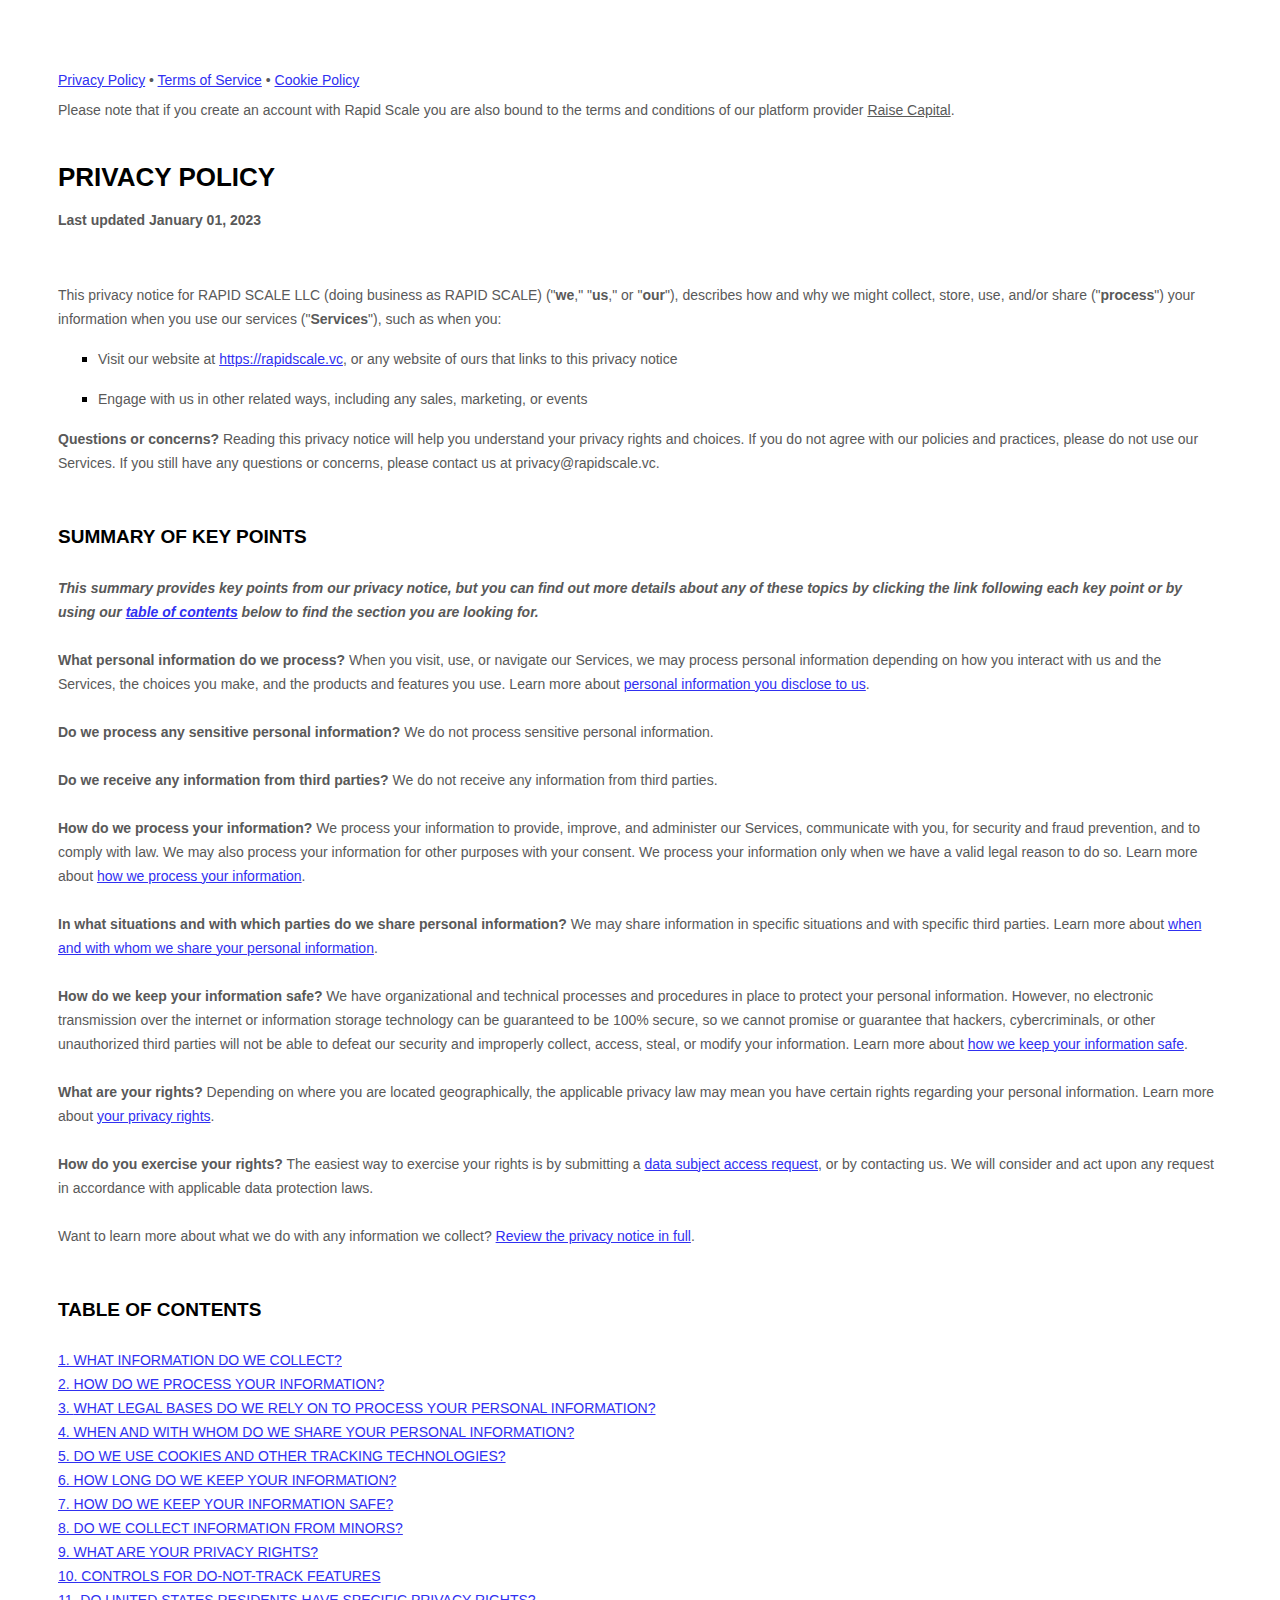
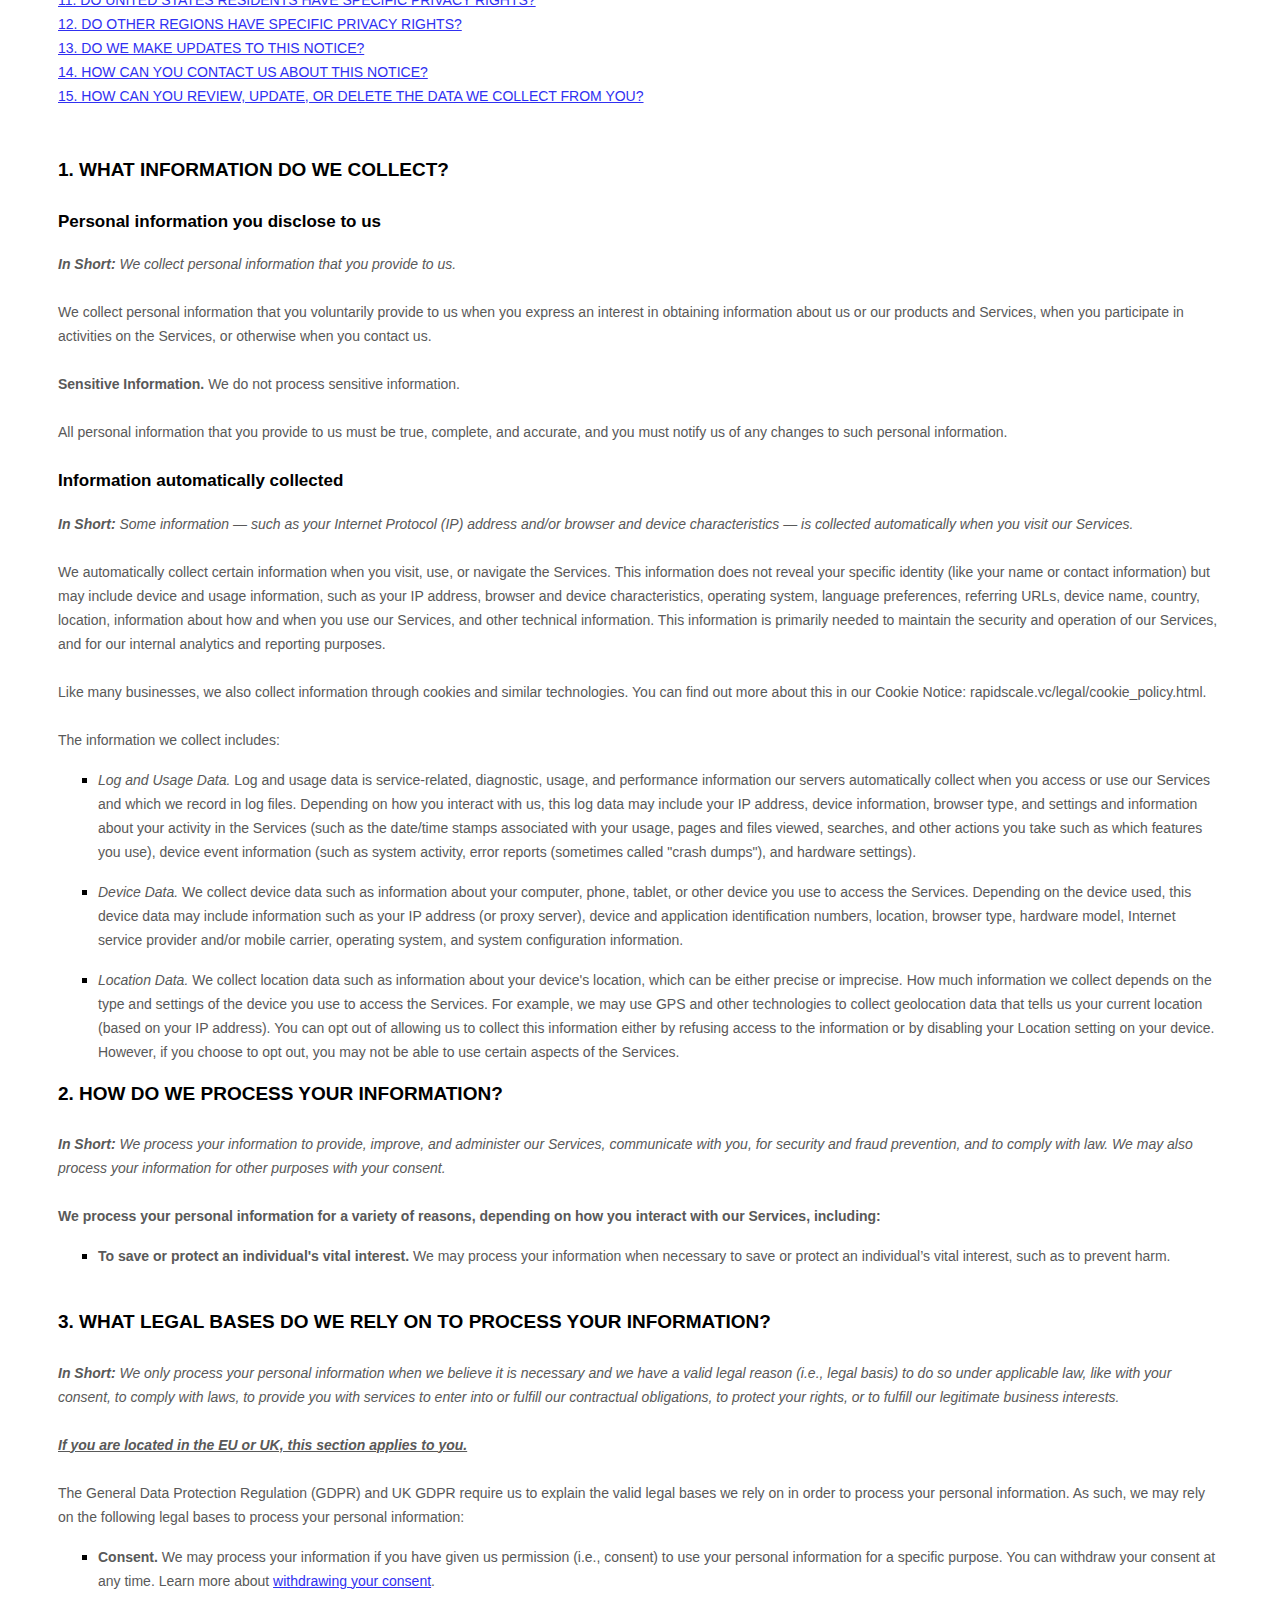
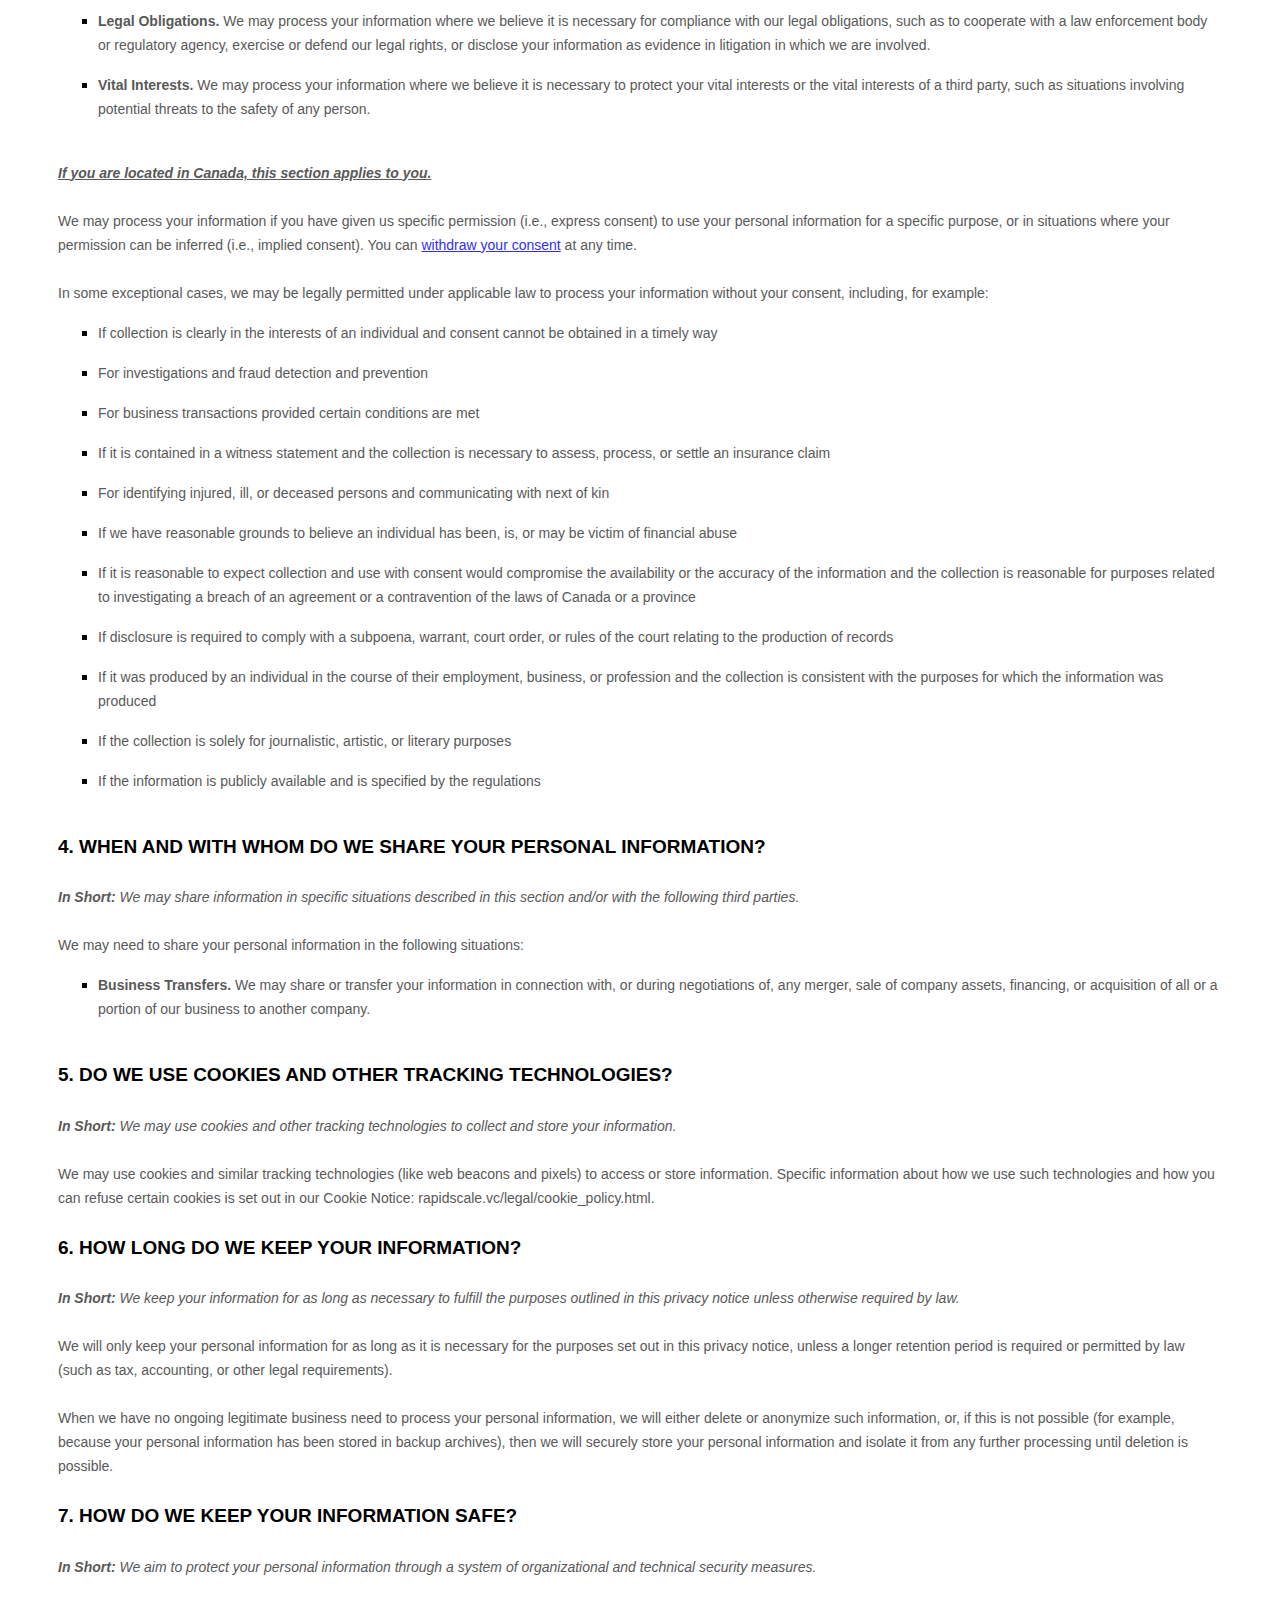
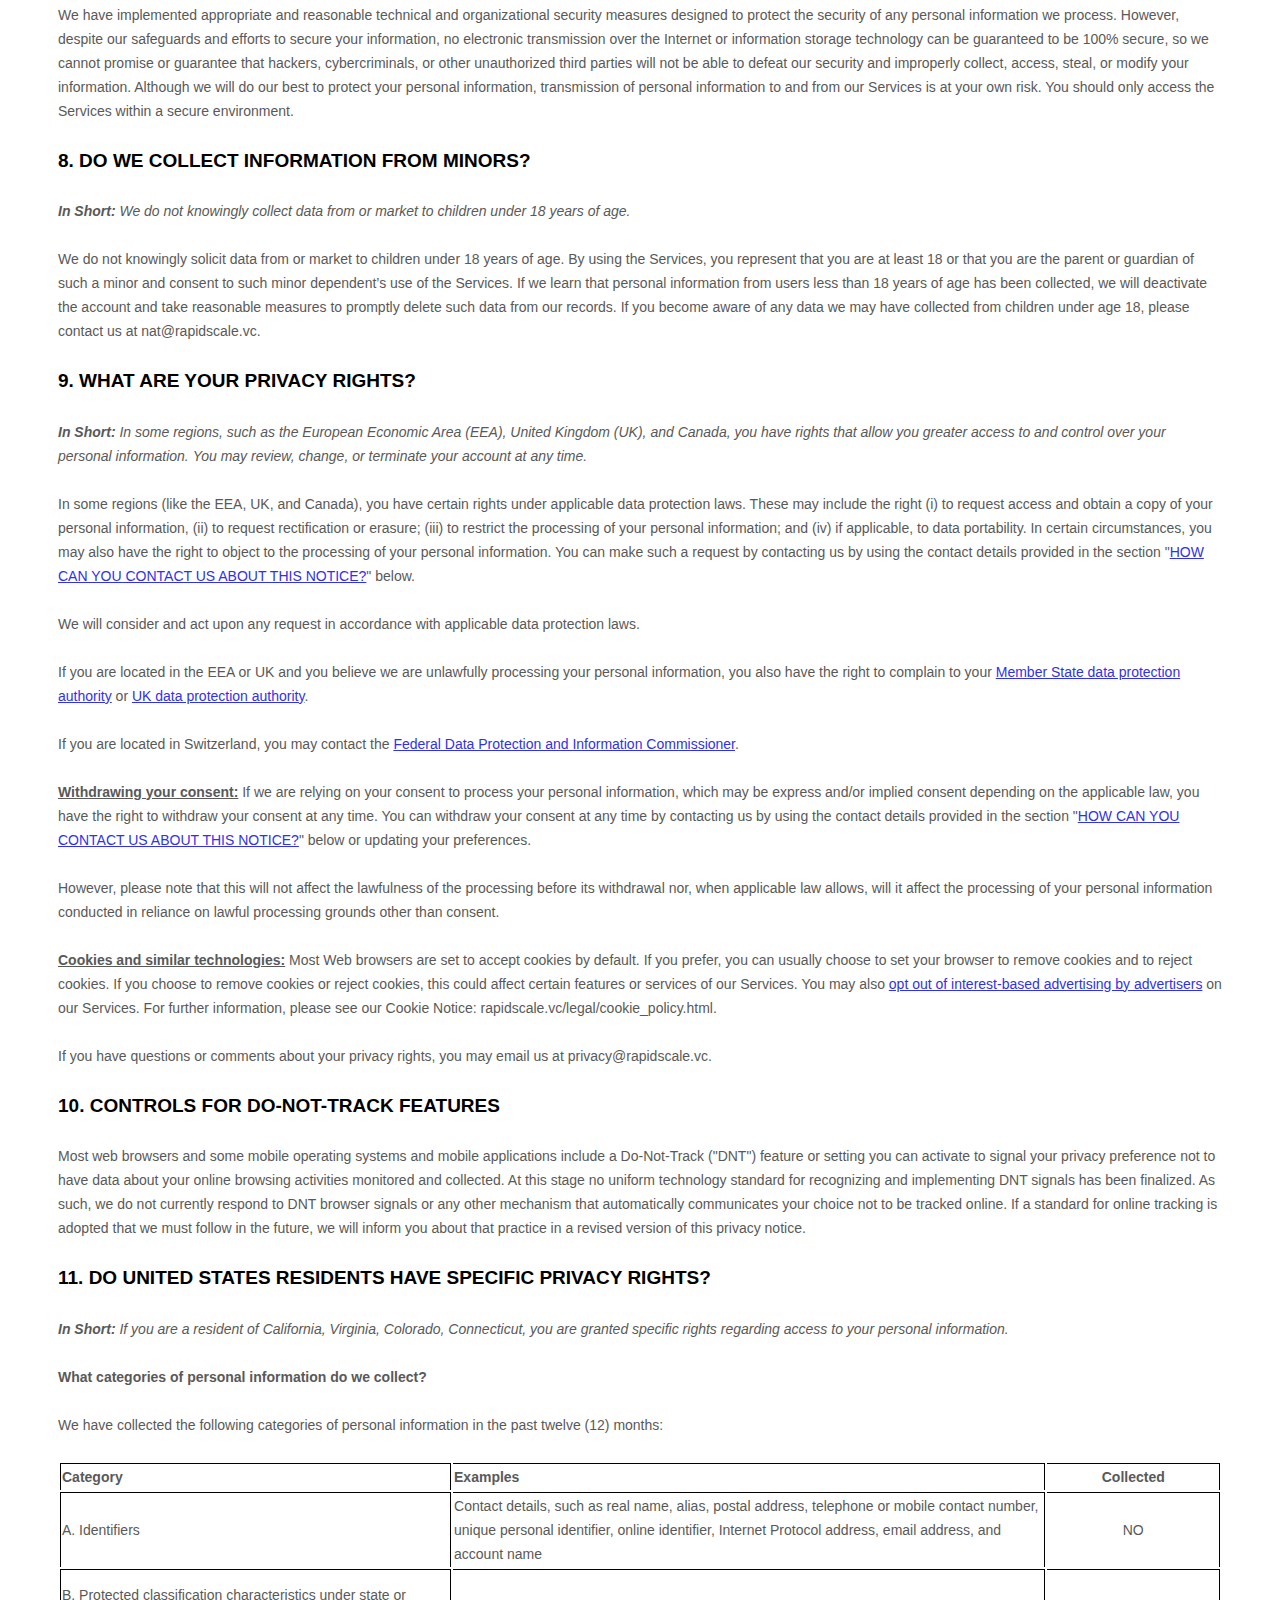
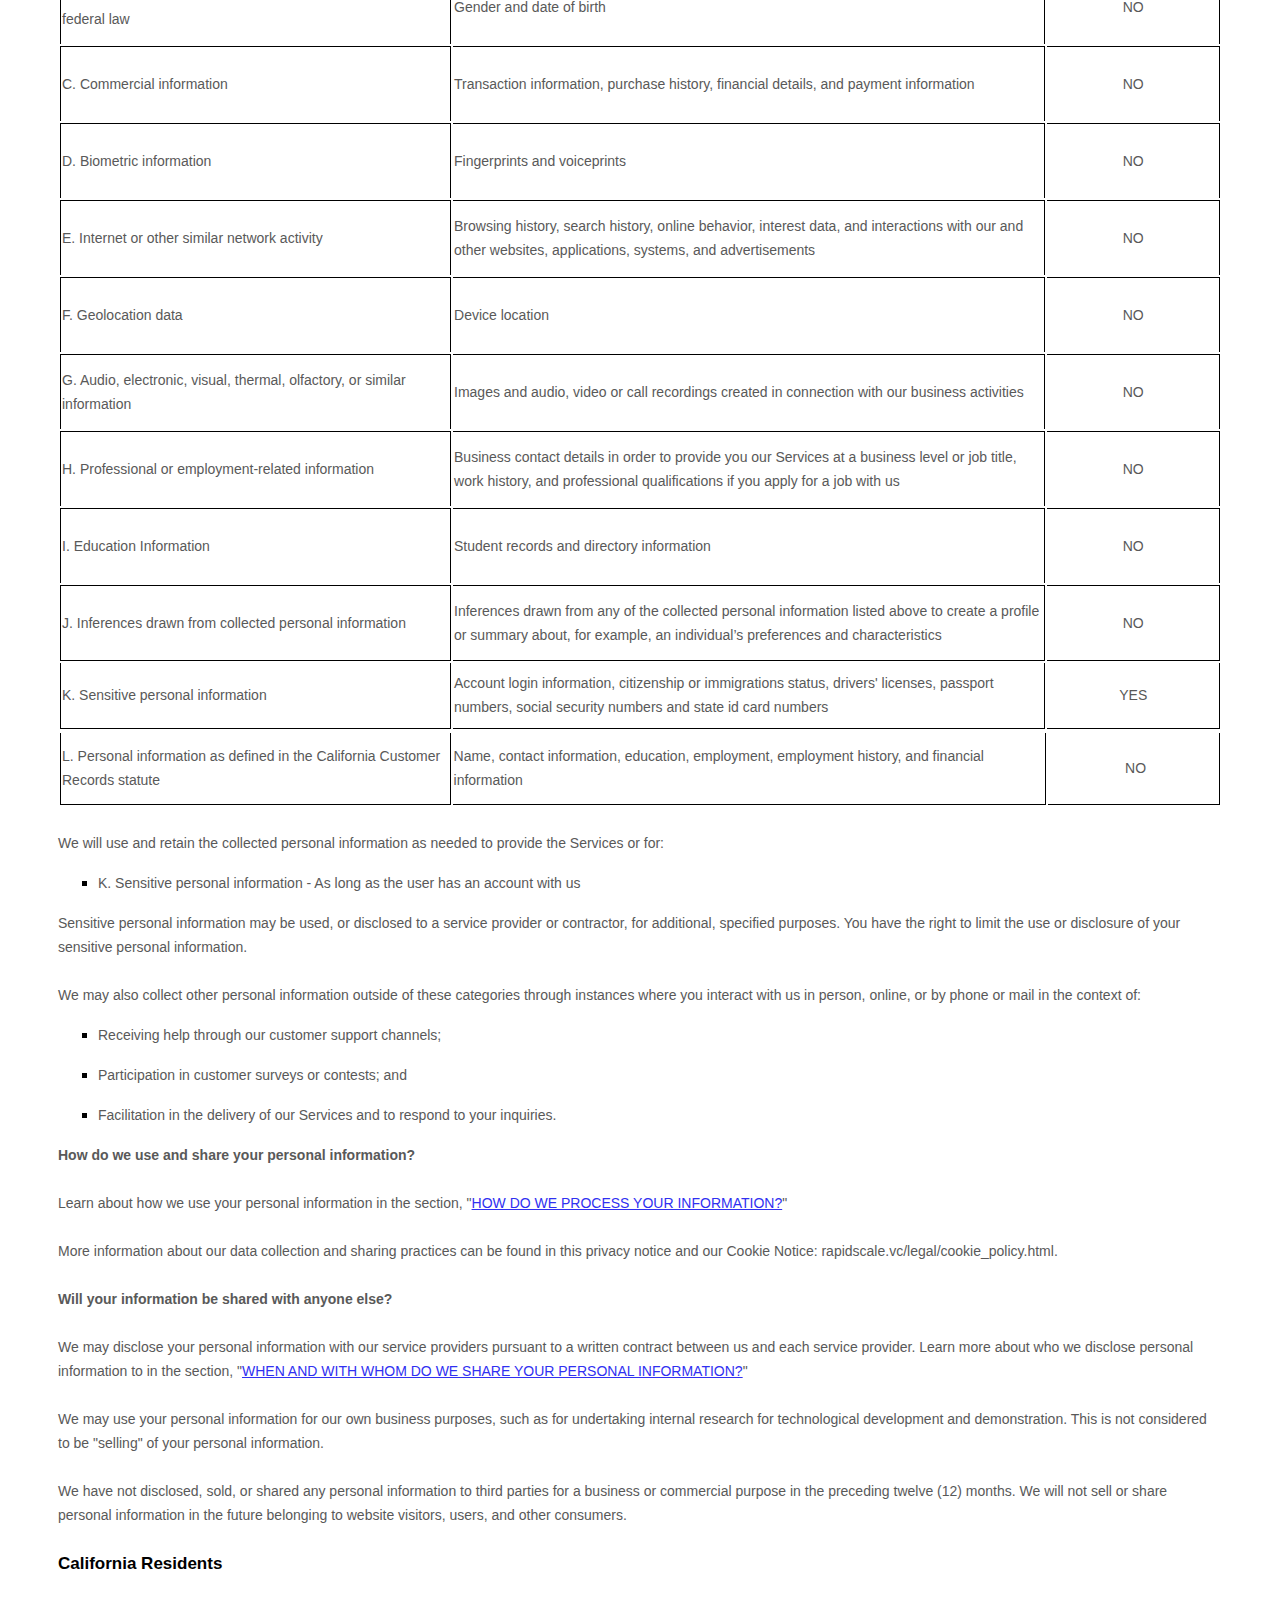
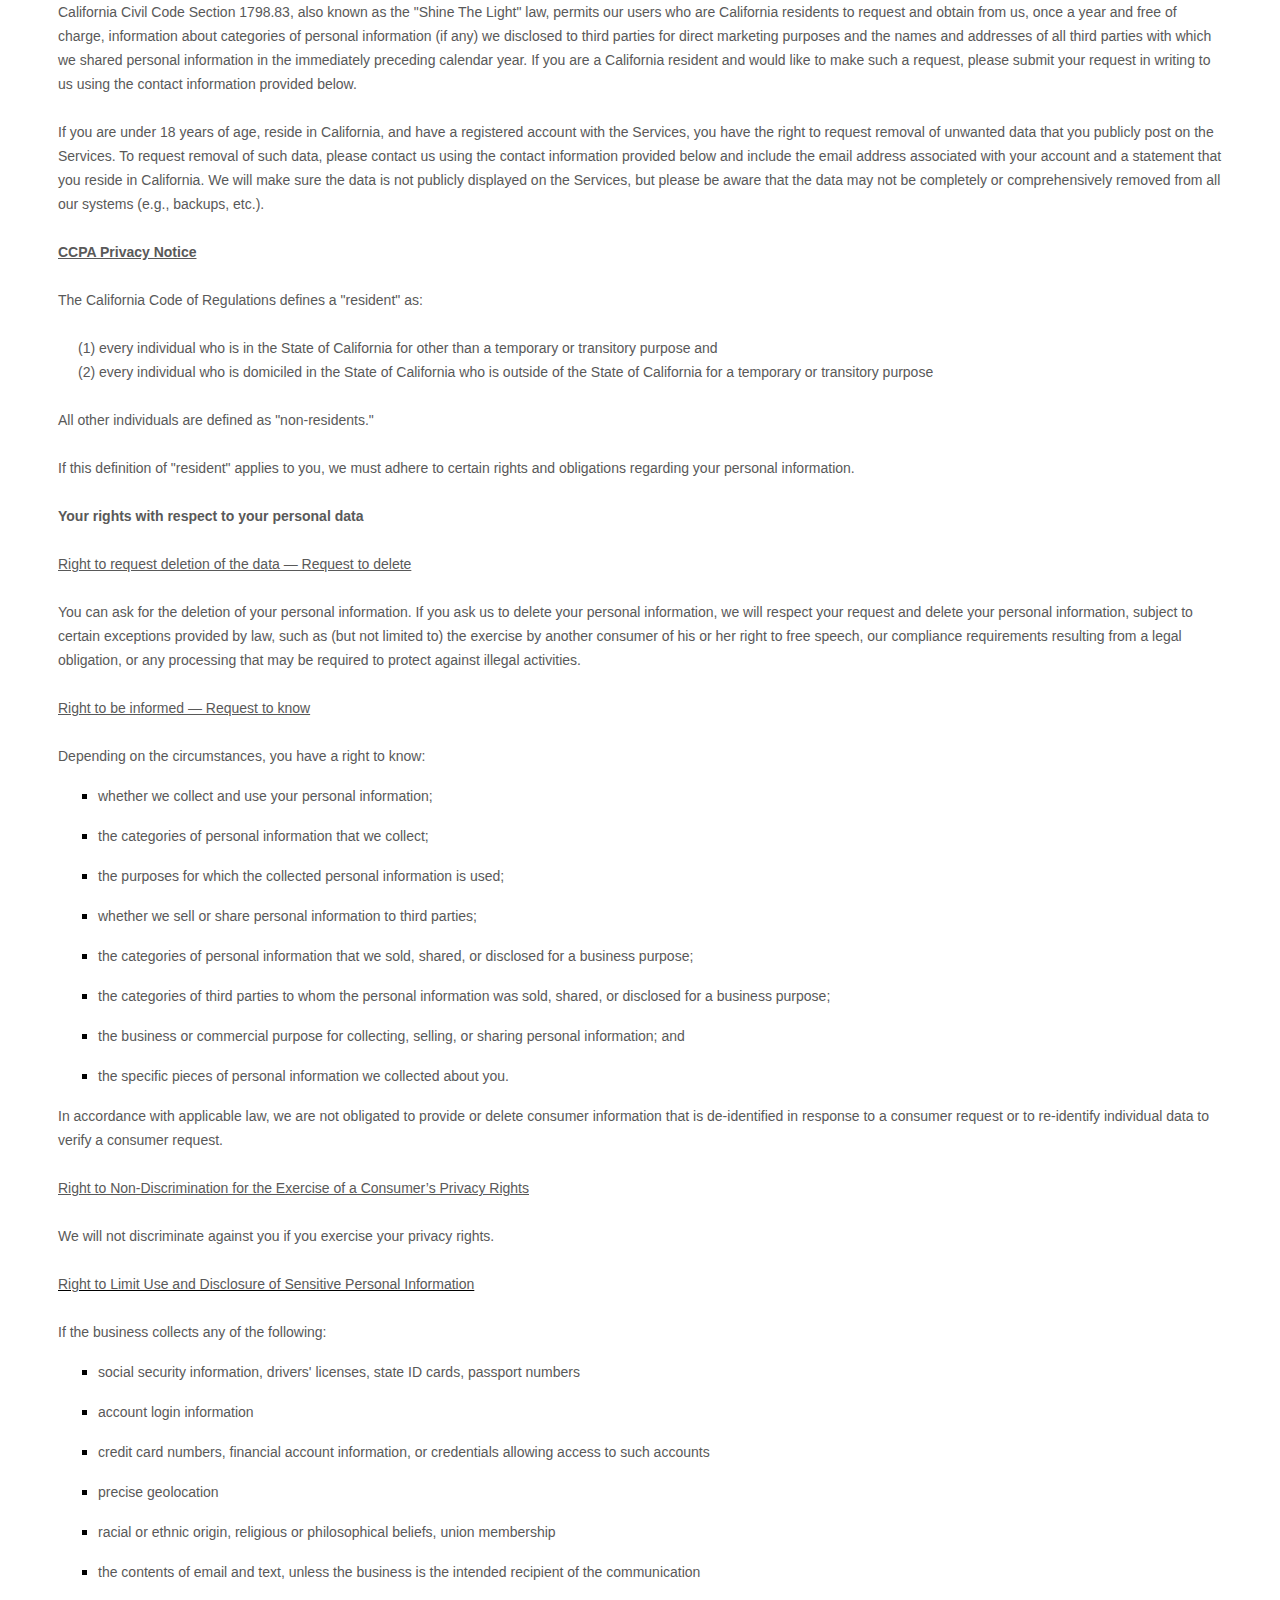
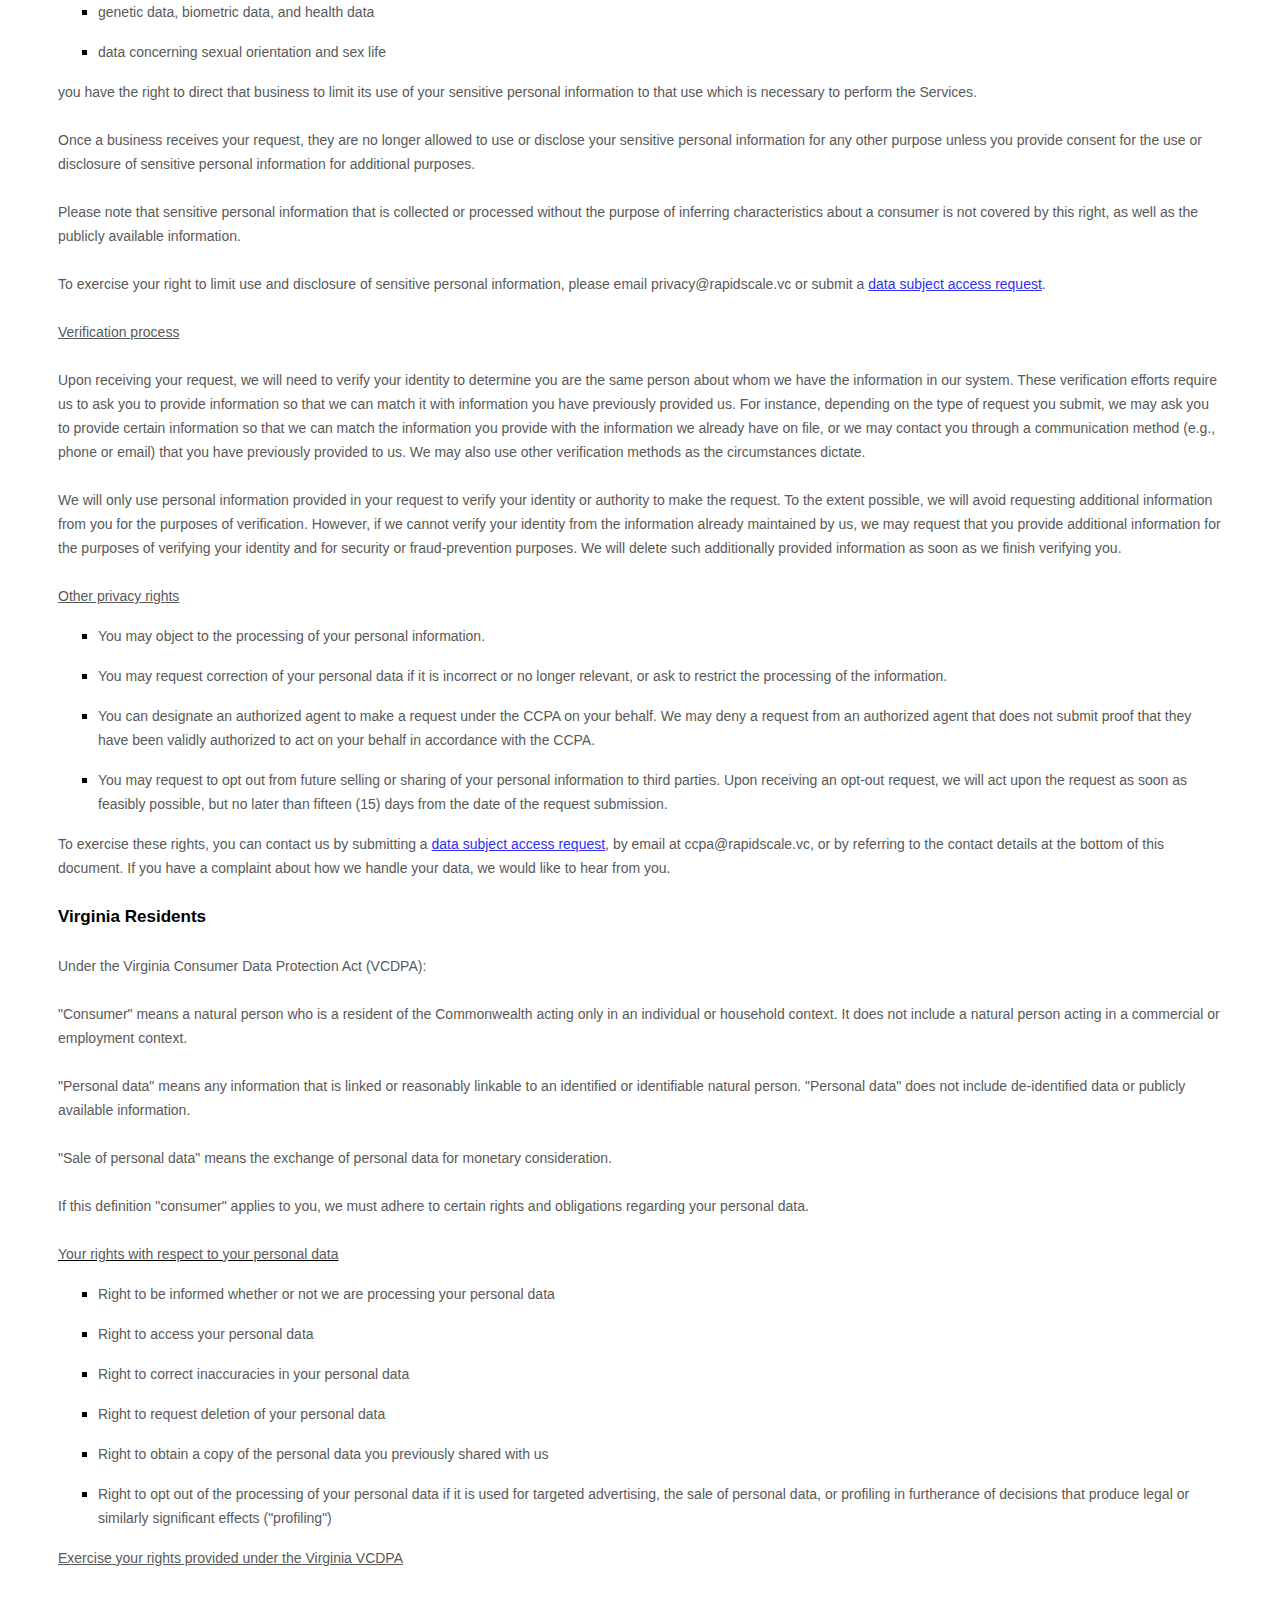
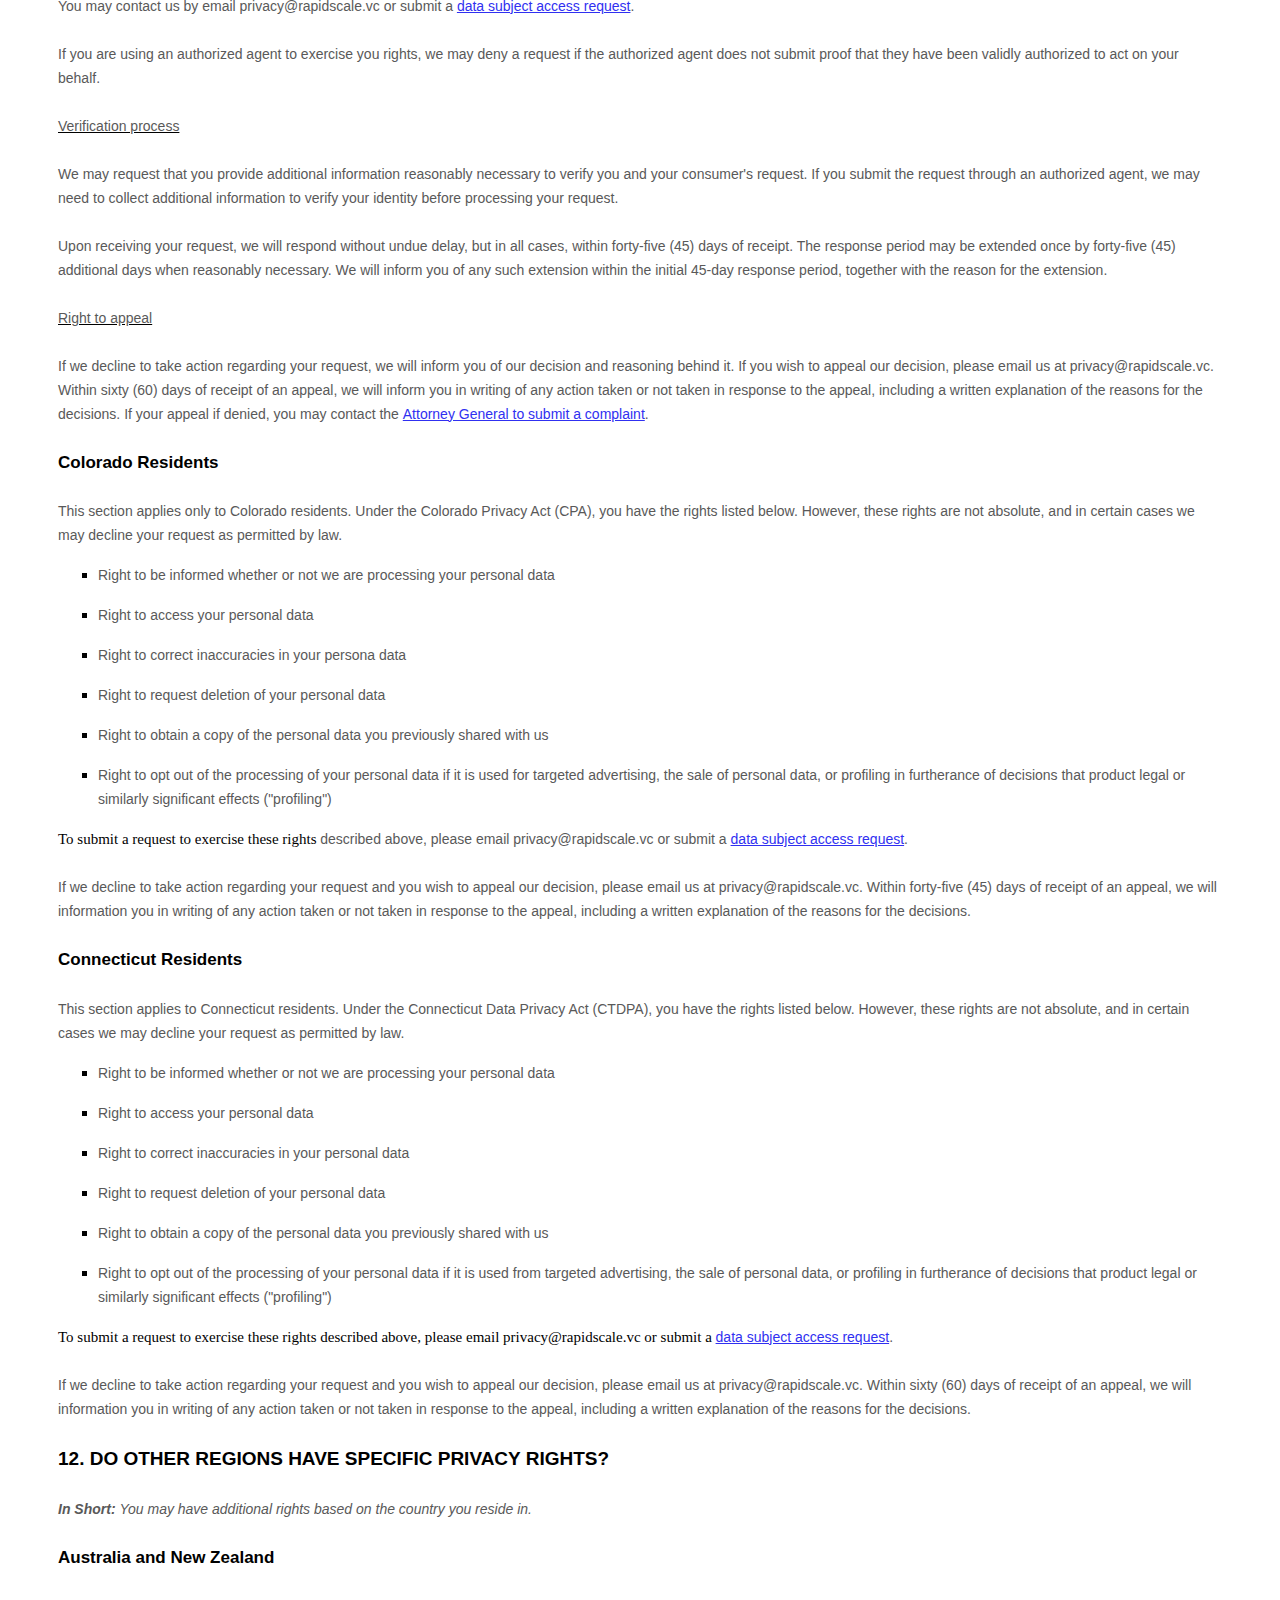
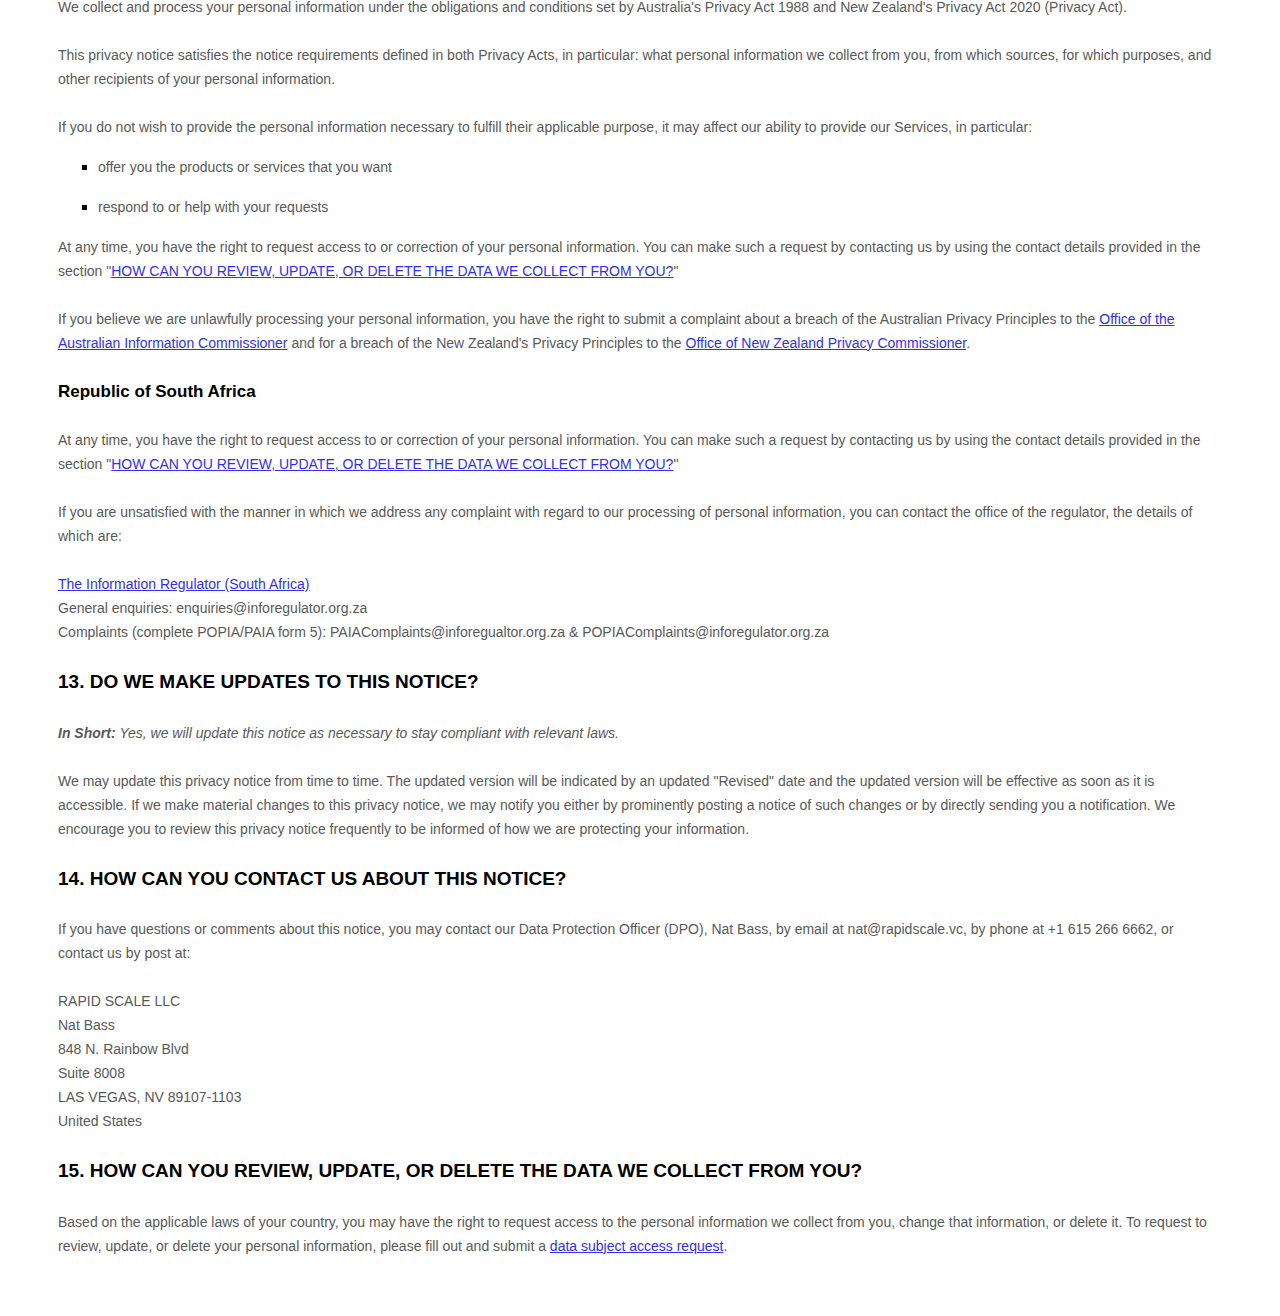
<file: legal/privacy_policy.html>
<!DOCTYPE html>
<html lang="en">
<head>
  <meta charset="UTF-8">
  <title>Rapid Scale</title>
  <style>
    body {
      padding: 50px;
    }
  </style>
</head>
<body>

<div data-custom-class="body_text">
  <p>
    <a href="privacy_policy.html" data-custom-class="link">Privacy Policy</a> &bull;
    <a href="terms_service.html" data-custom-class="link">Terms of Service</a> &bull;
    <a href="cookie_policy.html" data-custom-class="link">Cookie Policy</a>
  </p>
  <p>Please note that if you create an account with Rapid Scale you are also bound to the terms and conditions of our platform provider <a href="https://raisecapital.us">Raise Capital</a>.</p>
  <p>&nbsp;</p>
</div>

<style>
  [data-custom-class='body'], [data-custom-class='body'] * {
    background: transparent !important;
  }
  [data-custom-class='title'], [data-custom-class='title'] * {
    font-family: Arial !important;
    font-size: 26px !important;
    color: #000000 !important;
  }
  [data-custom-class='subtitle'], [data-custom-class='subtitle'] * {
    font-family: Arial !important;
    color: #595959 !important;
    font-size: 14px !important;
  }
  [data-custom-class='heading_1'], [data-custom-class='heading_1'] * {
    font-family: Arial !important;
    font-size: 19px !important;
    color: #000000 !important;
  }
  [data-custom-class='heading_2'], [data-custom-class='heading_2'] * {
    font-family: Arial !important;
    font-size: 17px !important;
    color: #000000 !important;
  }
  [data-custom-class='body_text'], [data-custom-class='body_text'] * {
    color: #595959 !important;
    font-size: 14px !important;
    font-family: Arial !important;
  }
  [data-custom-class='link'], [data-custom-class='link'] * {
    color: #3030F1 !important;
    font-size: 14px !important;
    font-family: Arial !important;
    word-break: break-word !important;
  }
</style>

<div data-custom-class="body">
  <div><strong><span style="font-size: 26px;"><span data-custom-class="title"><bdt class="block-component"></bdt><bdt class="question">PRIVACY POLICY</bdt><bdt class="statement-end-if-in-editor"></bdt></span></span></strong></div><div><br></div><div><span style="color: rgb(127, 127, 127);"><strong><span style="font-size: 15px;"><span data-custom-class="subtitle">Last updated <bdt class="question">January 01, 2023</bdt></span></span></strong></span></div><div><br></div><div><br></div><div><br></div><div style="line-height: 1.5;"><span style="color: rgb(127, 127, 127);"><span style="color: rgb(89, 89, 89); font-size: 15px;"><span data-custom-class="body_text">This privacy notice for <bdt class="question">RAPID SCALE LLC<bdt class="block-component"></bdt> (doing business as <bdt class="question">RAPID SCALE</bdt>)<bdt class="statement-end-if-in-editor"></bdt></bdt> (<bdt class="block-component"></bdt>"<strong>we</strong>," "<strong>us</strong>," or "<strong>our</strong>"<bdt class="statement-end-if-in-editor"></bdt></span><span data-custom-class="body_text">), describes how and why we might collect, store, use, and/or share (<bdt class="block-component"></bdt>"<strong>process</strong>"<bdt class="statement-end-if-in-editor"></bdt>) your information when you use our services (<bdt class="block-component"></bdt>"<strong>Services</strong>"<bdt class="statement-end-if-in-editor"></bdt>), such as when you:</span></span></span><span style="font-size: 15px;"><span style="color: rgb(127, 127, 127);"><span data-custom-class="body_text"><span style="color: rgb(89, 89, 89);"><span data-custom-class="body_text"><bdt class="block-component"></bdt></span></span></span></span></span></div><ul><li style="line-height: 1.5;"><span style="font-size: 15px; color: rgb(89, 89, 89);"><span style="font-size: 15px; color: rgb(89, 89, 89);"><span data-custom-class="body_text">Visit our website<bdt class="block-component"></bdt> at <span style="color: rgb(0, 58, 250); font-size: 15px;"><bdt class="question"><a href="https://rapidscale.vc" target="_blank" data-custom-class="link">https://rapidscale.vc</a></bdt></span><span style="font-size: 15px;"><span style="color: rgb(89, 89, 89);"><span data-custom-class="body_text"><span style="font-size: 15px;"><span style="color: rgb(89, 89, 89);"><bdt class="statement-end-if-in-editor">, or any website of ours that links to this privacy notice</bdt></span></span></span></span></span></span></span></span></li></ul><div><bdt class="block-component"><span style="font-size: 15px;"><span style="font-size: 15px;"><span style="color: rgb(127, 127, 127);"><span data-custom-class="body_text"><span style="color: rgb(89, 89, 89);"><span data-custom-class="body_text"><bdt class="block-component"></bdt></bdt></span></span></span></span></span></span></span></span></li></ul><div style="line-height: 1.5;"><span style="font-size: 15px;"><span style="color: rgb(127, 127, 127);"><span data-custom-class="body_text"><span style="color: rgb(89, 89, 89);"><span data-custom-class="body_text"><bdt class="block-component"></bdt></span></span></span></span></span></div><ul><li style="line-height: 1.5;"><span style="font-size: 15px; color: rgb(89, 89, 89);"><span style="font-size: 15px; color: rgb(89, 89, 89);"><span data-custom-class="body_text">Engage with us in other related ways, including any sales, marketing, or events<span style="font-size: 15px;"><span style="color: rgb(89, 89, 89);"><span data-custom-class="body_text"><span style="font-size: 15px;"><span style="color: rgb(89, 89, 89);"><bdt class="statement-end-if-in-editor"></bdt></span></span></span></span></span></span></span></span></li></ul><div style="line-height: 1.5;"><span style="font-size: 15px;"><span style="color: rgb(127, 127, 127);"><span data-custom-class="body_text"><strong>Questions or concerns? </strong>Reading this privacy notice will help you understand your privacy rights and choices. If you do not agree with our policies and practices, please do not use our Services. If you still have any questions or concerns, please contact us at <bdt class="question">privacy@rapidscale.vc</bdt>.</span></span></span></div><div style="line-height: 1.5;"><br></div><div style="line-height: 1.5;"><br></div><div style="line-height: 1.5;"><strong><span style="font-size: 15px;"><span data-custom-class="heading_1">SUMMARY OF KEY POINTS</span></span></strong></div><div style="line-height: 1.5;"><br></div><div style="line-height: 1.5;"><span style="font-size: 15px;"><span data-custom-class="body_text"><strong><em>This summary provides key points from our privacy notice, but you can find out more details about any of these topics by clicking the link following each key point or by using our </em></strong></span></span><a data-custom-class="link" href="#toc"><span style="color: rgb(0, 58, 250); font-size: 15px;"><span data-custom-class="body_text"><strong><em>table of contents</em></strong></span></span></a><span style="font-size: 15px;"><span data-custom-class="body_text"><strong><em> below to find the section you are looking for.</em></strong></span></span></div><div style="line-height: 1.5;"><br></div><div style="line-height: 1.5;"><span style="font-size: 15px;"><span data-custom-class="body_text"><strong>What personal information do we process?</strong> When you visit, use, or navigate our Services, we may process personal information depending on how you interact with us and the Services, the choices you make, and the products and features you use. Learn more about </span></span><a data-custom-class="link" href="#personalinfo"><span style="color: rgb(0, 58, 250); font-size: 15px;"><span data-custom-class="body_text">personal information you disclose to us</span></span></a><span data-custom-class="body_text">.</span></div><div style="line-height: 1.5;"><br></div><div style="line-height: 1.5;"><span style="font-size: 15px;"><span data-custom-class="body_text"><strong>Do we process any sensitive personal information?</strong> <bdt class="block-component"></bdt>We do not process sensitive personal information.<bdt class="else-block"></bdt></span></span></div><div style="line-height: 1.5;"><br></div><div style="line-height: 1.5;"><span style="font-size: 15px;"><span data-custom-class="body_text"><strong>Do we receive any information from third parties?</strong> <bdt class="block-component"></bdt>We do not receive any information from third parties.<bdt class="else-block"></bdt></span></span></div><div style="line-height: 1.5;"><br></div><div style="line-height: 1.5;"><span style="font-size: 15px;"><span data-custom-class="body_text"><strong>How do we process your information?</strong> We process your information to provide, improve, and administer our Services, communicate with you, for security and fraud prevention, and to comply with law. We may also process your information for other purposes with your consent. We process your information only when we have a valid legal reason to do so. Learn more about </span></span><a data-custom-class="link" href="#infouse"><span style="color: rgb (0, 58, 250); font-size: 15px;"><span data-custom-class="body_text">how we process your information</span></span></a><span data-custom-class="body_text">.</span></div><div style="line-height: 1.5;"><br></div><div style="line-height: 1.5;"><span style="font-size: 15px;"><span data-custom-class="body_text"><strong>In what situations and with which <bdt class="block-component"></bdt>parties do we share personal information?</strong> We may share information in specific situations and with specific <bdt class="block-component"></bdt>third parties. Learn more about </span></span><a data-custom-class="link" href="#whoshare"><span style="color: rgb(0, 58, 250); font-size: 15px;"><span data-custom-class="body_text">when and with whom we share your personal information</span></span></a><span style="font-size: 15px;"><span data-custom-class="body_text">.<bdt class="block-component"></bdt></span></span></div><div style="line-height: 1.5;"><br></div><div style="line-height: 1.5;"><span style="font-size: 15px;"><span data-custom-class="body_text"><strong>How do we keep your information safe?</strong> We have <bdt class="block-component"></bdt>organizational<bdt class="statement-end-if-in-editor"></bdt> and technical processes and procedures in place to protect your personal information. However, no electronic transmission over the internet or information storage technology can be guaranteed to be 100% secure, so we cannot promise or guarantee that hackers, cybercriminals, or other <bdt class="block-component"></bdt>unauthorized<bdt class="statement-end-if-in-editor"></bdt> third parties will not be able to defeat our security and improperly collect, access, steal, or modify your information. Learn more about </span></span><a data-custom-class="link" href="#infosafe"><span style="color: rgb(0, 58, 250); font-size: 15px;"><span data-custom-class="body_text">how we keep your information safe</span></span></a><span data-custom-class="body_text">.</span><span style="font-size: 15px;"><span data-custom-class="body_text"><bdt class="statement-end-if-in-editor"></bdt></span></span></div><div style="line-height: 1.5;"><br></div><div style="line-height: 1.5;"><span style="font-size: 15px;"><span data-custom-class="body_text"><strong>What are your rights?</strong> Depending on where you are located geographically, the applicable privacy law may mean you have certain rights regarding your personal information. Learn more about </span></span><a data-custom-class="link" href="#privacyrights"><span style="color: rgb(0, 58, 250); font-size: 15px;"><span data-custom-class="body_text">your privacy rights</span></span></a><span data-custom-class="body_text">.</span></div><div style="line-height: 1.5;"><br></div><div style="line-height: 1.5;"><span style="font-size: 15px;"><span data-custom-class="body_text"><strong>How do you exercise your rights?</strong> The easiest way to exercise your rights is by <bdt class="block-component">submitting a </bdt></span></span><a data-custom-class="link" href="https://app.termly.io/notify/6d8b5446-c7ec-4e1f-8637-2323f439807c" rel="noopener noreferrer" target="_blank"><span style="color: rgb(0, 58, 250); font-size: 15px;"><span data-custom-class="body_text">data subject access request</span></span></a><span style="font-size: 15px;"><span data-custom-class="body_text"><bdt class="block-component"></bdt>, or by contacting us. We will consider and act upon any request in accordance with applicable data protection laws.</span></span></div><div style="line-height: 1.5;"><br></div><div style="line-height: 1.5;"><span style="font-size: 15px;"><span data-custom-class="body_text">Want to learn more about what we do with any information we collect? </span></span><a data-custom-class="link" href="#toc"><span style="color: rgb(0, 58, 250); font-size: 15px;"><span data-custom-class="body_text">Review the privacy notice in full</span></span></a><span style="font-size: 15px;"><span data-custom-class="body_text">.</span></span></div><div style="line-height: 1.5;"><br></div><div style="line-height: 1.5;"><br></div><div id="toc" style="line-height: 1.5;"><span style="font-size: 15px;"><span style="color: rgb(127, 127, 127);"><span style="color: rgb(0, 0, 0);"><strong><span data-custom-class="heading_1">TABLE OF CONTENTS</span></strong></span></span></span></div><div style="line-height: 1.5;"><br></div><div style="line-height: 1.5;"><span style="font-size: 15px;"><a data-custom-class="link" href="#infocollect"><span style="color: rgb(0, 58, 250);">1. WHAT INFORMATION DO WE COLLECT?</span></a></span></div><div style="line-height: 1.5;"><span style="font-size: 15px;"><a data-custom-class="link" href="#infouse"><span style="color: rgb(0, 58, 250);">2. HOW DO WE PROCESS YOUR INFORMATION?<bdt class="block-component"></bdt></span></a></span></div><div style="line-height: 1.5;"><span style="font-size: 15px;"><a data-custom-class="link" href="#legalbases"><span style="color: rgb(0, 58, 250);">3. <span style="font-size: 15px;"><span style="color: rgb(0, 58, 250);">WHAT LEGAL BASES DO WE RELY ON TO PROCESS YOUR PERSONAL INFORMATION?</span></span><bdt class="statement-end-if-in-editor"></bdt></span></a></span></div><div style="line-height: 1.5;"><span style="font-size: 15px;"><span style="color: rgb(0, 58, 250);"><a data-custom-class="link" href="#whoshare">4. WHEN AND WITH WHOM DO WE SHARE YOUR PERSONAL INFORMATION?</a></span><span data-custom-class="body_text"><bdt class="block-component"></bdt></a><span style="color: rgb(127, 127, 127);"><span style="color: rgb(89, 89, 89);"><span data-custom-class="body_text"><span style="color: rgb(89, 89, 89);"><bdt class="block-component"></bdt></span></span></span></span></span></div><div style="line-height: 1.5;"><span style="font-size: 15px;"><a data-custom-class="link" href="#cookies"><span style="color: rgb(0, 58, 250);">5. DO WE USE COOKIES AND OTHER TRACKING TECHNOLOGIES?</span></a><span style="color: rgb(127, 127, 127);"><span style="color: rgb(89, 89, 89);"><span data-custom-class="body_text"><span style="color: rgb(89, 89, 89);"><bdt class="statement-end-if-in-editor"></bdt></span></span><span data-custom-class="body_text"><span style="color: rgb(89, 89, 89);"><span style="color: rgb(89, 89, 89);"><span style="color: rgb(89, 89, 89);"><bdt class="block-component"></bdt></span></span><bdt class="block-component"></bdt></span></span></span></span></span></div><div style="line-height: 1.5;"><span style="font-size: 15px;"><a data-custom-class="link" href="#inforetain"><span style="color: rgb(0, 58, 250);">6. HOW LONG DO WE KEEP YOUR INFORMATION?</span></a><span style="color: rgb(127, 127, 127);"><span style="color: rgb(89, 89, 89);"><span data-custom-class="body_text"><span style="color: rgb(89, 89, 89);"><span style="color: rgb(89, 89, 89);"><bdt class="block-component"></bdt></span></span></span></span></span></span></div><div style="line-height: 1.5;"><span style="font-size: 15px;"><a data-custom-class="link" href="#infosafe"><span style="color: rgb(0, 58, 250);">7. HOW DO WE KEEP YOUR INFORMATION SAFE?</span></a><span style="color: rgb(127, 127, 127);"><span style="color: rgb(89, 89, 89);"><span data-custom-class="body_text"><span style="color: rgb(89, 89, 89);"><bdt class="statement-end-if-in-editor"></bdt><bdt class="block-component"></bdt></span></span></span></span></span></div><div style="line-height: 1.5;"><span style="font-size: 15px;"><a data-custom-class="link" href="#infominors"><span style="color: rgb(0, 58, 250);">8. DO WE COLLECT INFORMATION FROM MINORS?</span></a><span style="color: rgb(127, 127, 127);"><span style="color: rgb(89, 89, 89);"><span data-custom-class="body_text"><span style="color: rgb(89, 89, 89);"><bdt class="statement-end-if-in-editor"></bdt></span></span></span></span></span></div><div style="line-height: 1.5;"><span style="font-size: 15px;"><span style="color: rgb(0, 58, 250);"><a data-custom-class="link" href="#privacyrights">9. WHAT ARE YOUR PRIVACY RIGHTS?</a></span></span></div><div style="line-height: 1.5;"><span style="font-size: 15px;"><a data-custom-class="link" href="#DNT"><span style="color: rgb(0, 58, 250);">10. CONTROLS FOR DO-NOT-TRACK FEATURES</span></a></span></div><div style="line-height: 1.5;"><span style="font-size: 15px;"><a data-custom-class="link" href="#uslaws"><span style="color: rgb(0, 58, 250);">11. DO UNITED STATES RESIDENTS HAVE SPECIFIC PRIVACY RIGHTS?</span></a></span><bdt class="block-component"><span style="font-size: 15px;"></span></bdt></div><div style="line-height: 1.5;"><a data-custom-class="link" href="#otherlaws"><span style="color: rgb(0, 58, 250); font-size: 15px;">12. DO OTHER REGIONS HAVE SPECIFIC PRIVACY RIGHTS?</span></a><bdt class="statement-end-if-in-editor"><span style="font-size: 15px;"></span></bdt><bdt class="block-component"><span style="font-size: 15px;"></bdt></span><span style="font-size: 15px;"><bdt class="block-component"></bdt></span><span style="font-size: 15px;"><bdt class="block-component"></bdt></span><span style="font-size: 15px;"><bdt class="block-component"></bdt></span><span style="font-size: 15px;"><bdt class="block-component"></bdt></span><span style="font-size: 15px;"><bdt class="block-component"></bdt></span><span style="font-size: 15px;"><bdt class="block-component"></bdt></span><span style="font-size: 15px;"><bdt class="block-component"></bdt></span><span style="font-size: 15px;"><bdt class="block-component"></bdt></span><span style="font-size: 15px;"><bdt class="block-component"></span></bdt></div><div style="line-height: 1.5;"><span style="font-size: 15px;"><a data-custom-class="link" href="#policyupdates"><span style="color: rgb(0, 58, 250);">13. DO WE MAKE UPDATES TO THIS NOTICE?</span></a></span></div><div style="line-height: 1.5;"><a data-custom-class="link" href="#contact"><span style="color: rgb(0, 58, 250); font-size: 15px;">14. HOW CAN YOU CONTACT US ABOUT THIS NOTICE?</span></a></div><div style="line-height: 1.5;"><a data-custom-class="link" href="#request"><span style="color: rgb(0, 58, 250);">15. HOW CAN YOU REVIEW, UPDATE, OR DELETE THE DATA WE COLLECT FROM YOU?</span></a></div><div style="line-height: 1.5;"><br></div><div style="line-height: 1.5;"><br></div><div id="infocollect" style="line-height: 1.5;"><span style="color: rgb(127, 127, 127);"><span style="color: rgb(89, 89, 89); font-size: 15px;"><span style="font-size: 15px; color: rgb(89, 89, 89);"><span style="font-size: 15px; color: rgb(0, 58, 250);"><span id="control" style="color: rgb(0, 58, 250);"><strong><span data-custom-class="heading_1">1. WHAT INFORMATION DO WE COLLECT?</span></strong></span></span></span></span></span></div><div style="line-height: 1.5;"><br></div><div id="personalinfo" style="line-height: 1.5;"><span data-custom-class="heading_2" style="color: rgb(0, 0, 0);"><span style="font-size: 15px;"><strong>Personal information you disclose to us</strong></span></span></div><div><div><br></div><div style="line-height: 1.5;"><span style="color: rgb(127, 127, 127);"><span style="color: rgb(89, 89, 89); font-size: 15px;"><span data-custom-class="body_text"><span style="font-size: 15px; color: rgb(89, 89, 89);"><span style="font-size: 15px; color: rgb(89, 89, 89);"><span data-custom-class="body_text"><strong><em>In Short:</em></strong></span></span></span></span><span data-custom-class="body_text"><span style="font-size: 15px; color: rgb(89, 89, 89);"><span style="font-size: 15px; color: rgb(89, 89, 89);"><span data-custom-class="body_text"><strong><em> </em></strong><em>We collect personal information that you provide to us.</em></span></span></span></span></span></span></div></div><div style="line-height: 1.5;"><br></div><div style="line-height: 1.5;"><span style="font-size: 15px; color: rgb(89, 89, 89);"><span style="font-size: 15px; color: rgb(89, 89, 89);"><span data-custom-class="body_text">We collect personal information that you voluntarily provide to us when you <span style="font-size: 15px;"><bdt class="block-component"></bdt></span></span><span data-custom-class="body_text">express an interest in obtaining information about us or our products and Services, when you participate in activities on the Services, or otherwise when you contact us.</span></span></span></span></div><div style="line-height: 1.5;"><br></div><div style="line-height: 1.5;"><span style="font-size: 15px; color: rgb(89, 89, 89);"><span style="font-size: 15px; color: rgb(89, 89, 89);"><span data-custom-class="body_text"><span style="font-size: 15px;"><bdt class="block-component"></bdt></span></span></span></span></span></div><div id="sensitiveinfo" style="line-height: 1.5;"><span style="font-size: 15px;"><span data-custom-class="body_text"><strong>Sensitive Information.</strong> <bdt class="block-component"></bdt>We do not process sensitive information.</span></span></div><div style="line-height: 1.5;"><br></div><div style="line-height: 1.5;"><span style="font-size: 15px;"><span data-custom-class="body_text"><bdt class="else-block"></bdt></span></span><span style="font-size: 15px; color: rgb(89, 89, 89);"><span style="font-size: 15px; color: rgb(89, 89, 89);"><span data-custom-class="body_text"><span style="font-size: 15px;"><span data-custom-class="body_text"><bdt class="block-component"><bdt class="block-component"></bdt></bdt></span></span></span></span><bdt class="block-component"></span></span></bdt></div><div style="line-height: 1.5;"><span style="font-size: 15px; color: rgb(89, 89, 89);"><span style="font-size: 15px; color: rgb(89, 89, 89);"><span data-custom-class="body_text">All personal information that you provide to us must be true, complete, and accurate, and you must notify us of any changes to such personal information.</span></span></span></div><div style="line-height: 1.5;"><br></div><div style="line-height: 1.5;"><span style="font-size: 15px; color: rgb(89, 89, 89);"><span style="font-size: 15px; color: rgb(89, 89, 89);"><span data-custom-class="body_text"><bdt class="block-component"></bdt></span></span></span></div><div style="line-height: 1.5;"><span data-custom-class="heading_2" style="color: rgb(0, 0, 0);"><span style="font-size: 15px;"><strong>Information automatically collected</strong></span></span></div><div><div><br></div><div style="line-height: 1.5;"><span style="color: rgb(127, 127, 127);"><span style="color: rgb(89, 89, 89); font-size: 15px;"><span data-custom-class="body_text"><span style="font-size: 15px; color: rgb(89, 89, 89);"><span style="font-size: 15px; color: rgb(89, 89, 89);"><span data-custom-class="body_text"><strong><em>In Short:</em></strong></span></span></span></span><span data-custom-class="body_text"><span style="font-size: 15px; color: rgb(89, 89, 89);"><span style="font-size: 15px; color: rgb(89, 89, 89);"><span data-custom-class="body_text"><strong><em> </em></strong><em>Some information — such as your Internet Protocol (IP) address and/or browser and device characteristics — is collected automatically when you visit our Services.</em></span></span></span></span></span></span></div></div><div style="line-height: 1.5;"><br></div><div style="line-height: 1.5;"><span style="font-size: 15px; color: rgb(89, 89, 89);"><span style="font-size: 15px; color: rgb(89, 89, 89);"><span data-custom-class="body_text">We automatically collect certain information when you visit, use, or navigate the Services. This information does not reveal your specific identity (like your name or contact information) but may include device and usage information, such as your IP address, browser and device characteristics, operating system, language preferences, referring URLs, device name, country, location, information about how and when you use our Services, and other technical information. This information is primarily needed to maintain the security and operation of our Services, and for our internal analytics and reporting purposes.</span></span></span></div><div style="line-height: 1.5;"><br></div><div style="line-height: 1.5;"><span style="font-size: 15px; color: rgb(89, 89, 89);"><span style="font-size: 15px; color: rgb(89, 89, 89);"><span data-custom-class="body_text"><bdt class="block-component"></bdt></span></span></span></div><div style="line-height: 1.5;"><span style="font-size: 15px; color: rgb(89, 89, 89);"><span style="font-size: 15px; color: rgb(89, 89, 89);"><span data-custom-class="body_text">Like many businesses, we also collect information through cookies and similar technologies. <bdt class="block-component"></bdt>You can find out more about this in our Cookie Notice: <bdt class="statement-end-if-in-editor"></bdt><bdt class="block-component"></bdt><span style="font-size: 15px; color: rgb(0, 58, 250);"><bdt class="question">rapidscale.vc/legal/cookie_policy.html</bdt></span>.<bdt class="block-component"></bdt></span></span></span></div><div style="line-height: 1.5;"><br></div><div style="line-height: 1.5;"><span style="font-size: 15px; color: rgb(89, 89, 89);"><span style="font-size: 15px; color: rgb(89, 89, 89);"><span data-custom-class="body_text"><bdt class="statement-end-if-in-editor"><span data-custom-class="body_text"></span></bdt></span><span data-custom-class="body_text"><bdt class="block-component"></bdt></span></span></span></div><div style="line-height: 1.5;"><span style="font-size: 15px; color: rgb(89, 89, 89);"><span style="font-size: 15px; color: rgb(89, 89, 89);"><span data-custom-class="body_text">The information we collect includes:<bdt class="block-component"></bdt></span></span></span></div><ul><li style="line-height: 1.5;"><span style="font-size: 15px; color: rgb(89, 89, 89);"><span style="font-size: 15px; color: rgb(89, 89, 89);"><span data-custom-class="body_text"><em>Log and Usage Data.</em> Log and usage data is service-related, diagnostic, usage, and performance information our servers automatically collect when you access or use our Services and which we record in log files. Depending on how you interact with us, this log data may include your IP address, device information, browser type, and settings and information about your activity in the Services<span style="font-size: 15px;"> </span>(such as the date/time stamps associated with your usage, pages and files viewed, searches, and other actions you take such as which features you use), device event information (such as system activity, error reports (sometimes called <bdt class="block-component"></bdt>"crash dumps"<bdt class="statement-end-if-in-editor"></bdt>), and hardware settings).<span style="font-size: 15px;"><span style="color: rgb(89, 89, 89);"><span data-custom-class="body_text"><span style="font-size: 15px;"><span style="color: rgb(89, 89, 89);"><bdt class="statement-end-if-in-editor"></bdt></span></span></span></span></span></span></span></span></li></ul><div style="line-height: 1.5;"><bdt class="block-component"><span style="font-size: 15px;"><span data-custom-class="body_text"></span></span></bdt></div><ul><li style="line-height: 1.5;"><span style="font-size: 15px; color: rgb(89, 89, 89);"><span style="font-size: 15px; color: rgb(89, 89, 89);"><span data-custom-class="body_text"><em>Device Data.</em> We collect device data such as information about your computer, phone, tablet, or other device you use to access the Services. Depending on the device used, this device data may include information such as your IP address (or proxy server), device and application identification numbers, location, browser type, hardware model, Internet service provider and/or mobile carrier, operating system, and system configuration information.<span style="font-size: 15px;"><span style="color: rgb(89, 89, 89);"><span data-custom-class="body_text"><span style="font-size: 15px;"><span style="color: rgb(89, 89, 89);"><bdt class="statement-end-if-in-editor"></bdt></span></span></span></span></span></span></span></span></li></ul><div style="line-height: 1.5;"><bdt class="block-component"><span style="font-size: 15px;"><span data-custom-class="body_text"></span></span></bdt></div><ul><li style="line-height: 1.5;"><span style="font-size: 15px; color: rgb(89, 89, 89);"><span style="font-size: 15px; color: rgb(89, 89, 89);"><span data-custom-class="body_text"><em>Location Data.</em> We collect location data such as information about your device's location, which can be either precise or imprecise. How much information we collect depends on the type and settings of the device you use to access the Services. For example, we may use GPS and other technologies to collect geolocation data that tells us your current location (based on your IP address). You can opt out of allowing us to collect this information either by refusing access to the information or by disabling your Location setting on your device. However, if you choose to opt out, you may not be able to use certain aspects of the Services.<span style="font-size: 15px;"><span style="color: rgb(89, 89, 89);"><span data-custom-class="body_text"><span style="font-size: 15px;"><span style="color: rgb(89, 89, 89);"><bdt class="statement-end-if-in-editor"></bdt></span></span></span></span></span></span></span></span></li></ul><div><bdt class="block-component"><span style="font-size: 15px;"></bdt></bdt><bdt class="statement-end-if-in-editor"></bdt></bdt></span><span data-custom-class="body_text"><span style="color: rgb(89, 89, 89); font-size: 15px;"><span data-custom-class="body_text"><span style="color: rgb(89, 89, 89); font-size: 15px;"><span data-custom-class="body_text"><bdt class="statement-end-if-in-editor"><bdt class="block-component"></bdt></bdt></span></span></span></span></bdt></span></span></span></span></span></span></span></span><span style="font-size: 15px;"><span data-custom-class="body_text"><bdt class="block-component"></bdt></span></span></div><div id="infouse" style="line-height: 1.5;"><span style="color: rgb(127, 127, 127);"><span style="color: rgb(89, 89, 89); font-size: 15px;"><span style="font-size: 15px; color: rgb(89, 89, 89);"><span style="font-size: 15px; color: rgb(89, 89, 89);"><span id="control" style="color: rgb(0, 0, 0);"><strong><span data-custom-class="heading_1">2. HOW DO WE PROCESS YOUR INFORMATION?</span></strong></span></span></span></span></span></div><div><div style="line-height: 1.5;"><br></div><div style="line-height: 1.5;"><span style="color: rgb(127, 127, 127);"><span style="color: rgb(89, 89, 89); font-size: 15px;"><span data-custom-class="body_text"><span style="font-size: 15px; color: rgb(89, 89, 89);"><span style="font-size: 15px; color: rgb(89, 89, 89);"><span data-custom-class="body_text"><strong><em>In Short: </em></strong><em>We process your information to provide, improve, and administer our Services, communicate with you, for security and fraud prevention, and to comply with law. We may also process your information for other purposes with your consent.</em></span></span></span></span></span></span></div></div><div style="line-height: 1.5;"><br></div><div style="line-height: 1.5;"><span style="font-size: 15px; color: rgb(89, 89, 89);"><span style="font-size: 15px; color: rgb(89, 89, 89);"><span data-custom-class="body_text"><strong>We process your personal information for a variety of reasons, depending on how you interact with our Services, including:</strong><bdt class="block-component"></bdt></span></span></span></span></span></span></span></span></span></span></span></span></li></ul><div style="line-height: 1.5;"><span style="font-size: 15px; color: rgb(89, 89, 89);"><span style="font-size: 15px; color: rgb(89, 89, 89);"><span data-custom-class="body_text"><bdt class="block-component"></bdt></span></span></span></span></span></span></span></span></span></span></span></span></span></span></span></li></ul><div style="line-height: 1.5;"><span style="font-size: 15px; color: rgb(89, 89, 89);"><span style="font-size: 15px; color: rgb(89, 89, 89);"><span data-custom-class="body_text"><bdt class="block-component"></bdt></span></span></span></span></span></span></span></span></span></span></span></span></span></span></span></span></span></span></span></span></span></li></ul><div style="line-height: 1.5;"><span style="font-size: 15px; color: rgb(89, 89, 89);"><span style="font-size: 15px; color: rgb(89, 89, 89);"><span data-custom-class="body_text"><bdt class="block-component"></bdt></span></span></span></span></span></span></span></span></span></span></span></span></li></ul><div style="line-height: 1.5;"><span style="font-size: 15px; color: rgb(89, 89, 89);"><span style="font-size: 15px; color: rgb(89, 89, 89);"><span data-custom-class="body_text"><bdt class="block-component"></bdt></span></span></span></li></ul><div style="line-height: 1.5;"><bdt class="block-component"><span style="font-size: 15px;"></bdt></span></span></span></span></span></span></li></ul><div style="line-height: 1.5;"><bdt class="block-component"><span style="font-size: 15px;"></bdt></span></span></span></span></span></span></span></span></span></li></ul><div style="line-height: 1.5;"><bdt class="block-component"><span style="font-size: 15px;"></bdt></span></span></span></span></span></span></span></span></span></span></span></span></li></ul><div style="line-height: 1.5;"><bdt class="block-component"><span style="font-size: 15px;"><span data-custom-class="body_text"></span></span></bdt></li></ul><p style="font-size: 15px; line-height: 1.5;"><bdt class="block-component"><span style="font-size: 15px;"></bdt></span></span></span></span></span></span></span></span></span></span></span></li></ul><p style="font-size: 15px; line-height: 1.5;"><bdt class="block-component"><span style="font-size: 15px;"></bdt></span></span></span></span></span></span></span></span></span></span></span></li></ul><p style="font-size: 15px; line-height: 1.5;"><bdt class="block-component"></bdt></span></span></span></span></span></span></span></span></span></span></span></li></ul><p style="font-size: 15px; line-height: 1.5;"><bdt class="block-component"></bdt></span></span></span></span></span></span></span></span></span></span></span></li></ul><div style="line-height: 1.5;"><bdt class="block-component"><span style="font-size: 15px;"><span data-custom-class="body_text"></span></bdt></span></li></ul><div style="line-height: 1.5;"><bdt class="block-component"><span style="font-size: 15px;"></bdt></span></span></span></li></ul><div style="line-height: 1.5;"><bdt class="block-component"><span style="font-size: 15px;"></bdt></span></span></span></li></ul><div style="line-height: 1.5;"><span style="font-size: 15px;"><bdt class="block-component"><span data-custom-class="body_text"></bdt></span></span></li></ul><div style="line-height: 1.5;"><bdt class="block-component"><span style="font-size: 15px;"><span data-custom-class="body_text"></bdt></span></span></li></ul><div style="line-height: 1.5;"><bdt class="block-component"><span style="font-size: 15px;"><span data-custom-class="body_text"></span></span></bdt></li></ul><div style="line-height: 1.5;"><bdt class="block-component"><span style="font-size: 15px;"><span data-custom-class="body_text"></span></span></bdt></li></ul><div style="line-height: 1.5;"><bdt class="block-component"><span style="font-size: 15px;"><span data-custom-class="body_text"></span></span></bdt></li></ul><div style="line-height: 1.5;"><bdt class="block-component"><span style="font-size: 15px;"><span data-custom-class="body_text"></span></span></bdt></li></ul><div style="line-height: 1.5;"><bdt class="block-component"><span style="font-size: 15px;"><span data-custom-class="body_text"></span></span></bdt></li></ul><div style="line-height: 1.5;"><bdt class="block-component"><span style="font-size: 15px;"><span data-custom-class="body_text"></span></span></bdt></li></ul><div style="line-height: 1.5;"><bdt class="block-component"><span style="font-size: 15px;"><span data-custom-class="body_text"></bdt></span></span></li></ul><div style="line-height: 1.5;"><bdt class="block-component"><span style="font-size: 15px;"><span data-custom-class="body_text"></bdt></span></span></li></ul><div style="line-height: 1.5;"><bdt class="block-component"><span style="font-size: 15px;"><span data-custom-class="body_text"></bdt></span></span></li></ul><div style="line-height: 1.5;"><bdt class="block-component"><span style="font-size: 15px;"><span data-custom-class="body_text"></span></span></bdt></div><ul><li style="line-height: 1.5;"><span data-custom-class="body_text"><span style="font-size: 15px;"><strong>To save or protect an individual's vital interest.</strong> We may process your information when necessary to save or protect an individual’s vital interest, such as to prevent harm.</span></span><bdt class="statement-end-if-in-editor"><span style="font-size: 15px;"><span data-custom-class="body_text"></span></span></bdt></li></ul><div style="line-height: 1.5;"><bdt class="block-component"><span style="font-size: 15px;"><span data-custom-class="body_text"></span></span></bdt><bdt class="block-component"><span style="font-size: 15px;"><span data-custom-class="body_text"></bdt></span></span><bdt class="block-component"><span style="font-size: 15px;"><span data-custom-class="body_text"></span></span></bdt><bdt class="block-component"><span style="font-size: 15px;"><span data-custom-class="body_text"></span></span></bdt></div><div style="line-height: 1.5;"><br></div><div id="legalbases" style="line-height: 1.5;"><strong><span style="font-size: 15px;"><span data-custom-class="heading_1">3. WHAT LEGAL BASES DO WE RELY ON TO PROCESS YOUR INFORMATION?</span></span></strong></div><div style="line-height: 1.5;"><br></div><div style="line-height: 1.5;"><em><span style="font-size: 15px;"><span data-custom-class="body_text"><strong>In Short: </strong>We only process your personal information when we believe it is necessary and we have a valid legal reason (i.e.<bdt class="block-component"></bdt>,<bdt class="statement-end-if-in-editor"></bdt> legal basis) to do so under applicable law, like with your consent, to comply with laws, to provide you with services to enter into or <bdt class="block-component"></bdt>fulfill<bdt class="statement-end-if-in-editor"></bdt> our contractual obligations, to protect your rights, or to <bdt class="block-component"></bdt>fulfill<bdt class="statement-end-if-in-editor"></bdt> our legitimate business interests.</span></span></em><span style="font-size: 15px;"><span data-custom-class="body_text"><bdt class="block-component"></bdt></span><span data-custom-class="body_text"><bdt class="block-component"></bdt></span></span></div><div style="line-height: 1.5;"><br></div><div style="line-height: 1.5;"><em><span style="font-size: 15px;"><span data-custom-class="body_text"><strong><u>If you are located in the EU or UK, this section applies to you.</u></strong></span></span></em><span style="font-size: 15px;"><span data-custom-class="body_text"><bdt class="statement-end-if-in-editor"></bdt></span></span></div><div style="line-height: 1.5;"><br></div><div style="line-height: 1.5;"><span style="font-size: 15px;"><span data-custom-class="body_text">The General Data Protection Regulation (GDPR) and UK GDPR require us to explain the valid legal bases we rely on in order to process your personal information. As such, we may rely on the following legal bases to process your personal information:</span></span></div><ul><li style="line-height: 1.5;"><span style="font-size: 15px;"><span data-custom-class="body_text"><strong>Consent. </strong>We may process your information if you have given us permission (i.e.<bdt class="block-component"></bdt>,<bdt class="statement-end-if-in-editor"></bdt> consent) to use your personal information for a specific purpose. You can withdraw your consent at any time. Learn more about </span></span><a data-custom-class="link" href="#withdrawconsent"><span style="color: rgb(0. 58, 250); font-size: 15px;"><span data-custom-class="body_text">withdrawing your consent</span></span></a><span data-custom-class="body_text">.</span></li></ul><div style="line-height: 1.5;"><bdt class="block-component"><span style="font-size: 15px;"><span data-custom-class="body_text"></span></span></bdt></li></ul><div style="line-height: 1.5;"><bdt class="block-component"><span style="font-size: 15px;"><span data-custom-class="body_text"></span></span></bdt><bdt class="block-component"><span style="font-size: 15px;"><span data-custom-class="body_text"></span></span></bdt></div><ul><li style="line-height: 1.5;"><span data-custom-class="body_text"><span style="font-size: 15px;"><strong>Legal Obligations.</strong> We may process your information where we believe it is necessary for compliance with our legal obligations, such as to cooperate with a law enforcement body or regulatory agency, exercise or defend our legal rights, or disclose your information as evidence in litigation in which we are involved.<bdt class="statement-end-if-in-editor"></bdt><br></span></span></li></ul><div style="line-height: 1.5;"><bdt class="block-component"><span style="font-size: 15px;"><span data-custom-class="body_text"></span></span></bdt></div><ul><li style="line-height: 1.5;"><span data-custom-class="body_text"><span style="font-size: 15px;"><strong>Vital Interests.</strong> We may process your information where we believe it is necessary to protect your vital interests or the vital interests of a third party, such as situations involving potential threats to the safety of any person.</span></span><bdt class="statement-end-if-in-editor"><span style="font-size: 15px;"><span data-custom-class="body_text"></span></span></bdt></li></ul><div style="line-height: 1.5;"><bdt class="block-component"><span style="font-size: 15px;"><span data-custom-class="body_text"></span></span></bdt><span data-custom-class="body_text"><span style="font-size: 15px;"><bdt class="block-component"><bdt class="block-component"></bdt></bdt></span></span></div><div style="line-height: 1.5;"><br></div><div style="line-height: 1.5;"><span data-custom-class="body_text"><span style="font-size: 15px;"><strong><u><em>If you are located in Canada, this section applies to you.</em></u></strong><bdt class="statement-end-if-in-editor"></bdt></span></span></div><div style="line-height: 1.5;"><br></div><div style="line-height: 1.5;"><span data-custom-class="body_text"><span style="font-size: 15px;">We may process your information if you have given us specific permission (i.e.<bdt class="block-component"></bdt>,<bdt class="statement-end-if-in-editor"></bdt> express consent) to use your personal information for a specific purpose, or in situations where your permission can be inferred (i.e.<bdt class="block-component"></bdt>,<bdt class="statement-end-if-in-editor"></bdt> implied consent). You can </span></span><a data-custom-class="link" href="#withdrawconsent"><span data-custom-class="body_text"><span style="color: rgb(0, 58, 250); font-size: 15px;">withdraw your consent</span></span></a><span data-custom-class="body_text"><span style="font-size: 15px;"> at any time.</span></span></div><div style="line-height: 1.5;"><br></div><div style="line-height: 1.5;"><span data-custom-class="body_text"><span style="font-size: 15px;">In some exceptional cases, we may be legally permitted under applicable law to process your information without your consent, including, for example:</span></span></div><ul><li style="line-height: 1.5;"><span data-custom-class="body_text"><span style="font-size: 15px;">If collection is clearly in the interests of an individual and consent cannot be obtained in a timely way</span></span></li></ul><div style="line-height: 1.5;"><span data-custom-class="body_text"><span style="font-size: 15px;"><bdt class="block-component"></bdt></span></span></div><ul><li style="line-height: 1.5;"><span data-custom-class="body_text"><span style="font-size: 15px;">For investigations and fraud detection and prevention<bdt class="statement-end-if-in-editor"></bdt></span></span></li></ul><div style="line-height: 1.5;"><bdt class="block-component"><span style="font-size: 15px;"><span data-custom-class="body_text"></span></span></bdt></div><ul><li style="line-height: 1.5;"><span data-custom-class="body_text"><span style="font-size: 15px;">For business transactions provided certain conditions are met</span></span><bdt class="statement-end-if-in-editor"><span style="font-size: 15px;"><span data-custom-class="body_text"></span></span></bdt></li></ul><div style="line-height: 1.5;"><bdt class="block-component"><span style="font-size: 15px;"><span data-custom-class="body_text"></span></span></bdt></div><ul><li style="line-height: 1.5;"><span data-custom-class="body_text"><span style="font-size: 15px;">If it is contained in a witness statement and the collection is necessary to assess, process, or settle an insurance claim</span></span><bdt class="statement-end-if-in-editor"><span style="font-size: 15px;"><span data-custom-class="body_text"></span></span></bdt></li></ul><div style="line-height: 1.5;"><bdt class="block-component"><span style="font-size: 15px;"><span data-custom-class="body_text"></span></span></bdt></div><ul><li style="line-height: 1.5;"><span data-custom-class="body_text"><span style="font-size: 15px;">For identifying injured, ill, or deceased persons and communicating with next of kin</span></span><bdt class="statement-end-if-in-editor"><span style="font-size: 15px;"><span data-custom-class="body_text"></span></span></bdt></li></ul><div style="line-height: 1.5;"><span data-custom-class="body_text"><span style="font-size: 15px;"><bdt class="block-component"></bdt></span></span></div><ul><li style="line-height: 1.5;"><span data-custom-class="body_text"><span style="font-size: 15px;">If we have reasonable grounds to believe an individual has been, is, or may be victim of financial abuse<bdt class="statement-end-if-in-editor"></bdt></span></span></li></ul><div style="line-height: 1.5;"><span data-custom-class="body_text"><span style="font-size: 15px;"><bdt class="block-component"></bdt></span></span></div><ul><li style="line-height: 1.5;"><span data-custom-class="body_text"><span style="font-size: 15px;">If it is reasonable to expect collection and use with consent would compromise the availability or the accuracy of the information and the collection is reasonable for purposes related to investigating a breach of an agreement or a contravention of the laws of Canada or a province<bdt class="statement-end-if-in-editor"></bdt></span></span></li></ul><div style="line-height: 1.5;"><span data-custom-class="body_text"><span style="font-size: 15px;"><bdt class="block-component"></bdt></span></span></div><ul><li style="line-height: 1.5;"><span data-custom-class="body_text"><span style="font-size: 15px;">If disclosure is required to comply with a subpoena, warrant, court order, or rules of the court relating to the production of records<bdt class="statement-end-if-in-editor"></bdt></span></span></li></ul><div style="line-height: 1.5;"><bdt class="block-component"><span style="font-size: 15px;"><span data-custom-class="body_text"></span></span></bdt></div><ul><li style="line-height: 1.5;"><span style="font-size: 15px;"><span data-custom-class="body_text">If it was produced by an individual in the course of their employment, business, or profession and the collection is consistent with the purposes for which the information was produced<bdt class="statement-end-if-in-editor"></bdt></span></span></li></ul><div style="line-height: 1.5;"><span style="font-size: 15px;"><span data-custom-class="body_text"><bdt class="block-component"></bdt></span></span></div><ul><li style="line-height: 1.5;"><span style="font-size: 15px;"><span data-custom-class="body_text">If the collection is solely for journalistic, artistic, or literary purposes<bdt class="statement-end-if-in-editor"></bdt></span></span></li></ul><div style="line-height: 1.5;"><span style="font-size: 15px;"><span data-custom-class="body_text"><bdt class="block-component"></bdt></span></span></div><ul><li style="line-height: 1.5;"><span style="font-size: 15px;"><span data-custom-class="body_text">If the information is publicly available and is specified by the regulations</span><bdt class="statement-end-if-in-editor"><span data-custom-class="body_text"></span></bdt></span></li></ul><div style="line-height: 1.5;"><bdt class="statement-end-if-in-editor"><span style="font-size: 15px;"><span data-custom-class="body_text"></span></span></bdt><bdt class="statement-end-if-in-editor"><span style="font-size: 15px;"><span data-custom-class="body_text"></span></span></bdt></div><div style="line-height: 1.5;"><br></div><div id="whoshare" style="line-height: 1.5;"><span style="color: rgb(127, 127, 127);"><span style="color: rgb(89, 89, 89); font-size: 15px;"><span style="font-size: 15px; color: rgb(89, 89, 89);"><span style="font-size: 15px; color: rgb(89, 89, 89);"><span id="control" style="color: rgb(0, 0, 0);"><strong><span data-custom-class="heading_1">4. WHEN AND WITH WHOM DO WE SHARE YOUR PERSONAL INFORMATION?</span></strong></span></span></span></span></span></div><div style="line-height: 1.5;"><br></div><div style="line-height: 1.5;"><span style="font-size: 15px; color: rgb(89, 89, 89);"><span style="font-size: 15px; color: rgb(89, 89, 89);"><span data-custom-class="body_text"><strong><em>In Short:</em></strong><em> We may share information in specific situations described in this section and/or with the following <bdt class="block-component"></bdt>third parties.</em></span></span></span></div><div style="line-height: 1.5;"><span style="font-size: 15px; color: rgb(89, 89, 89);"><span style="font-size: 15px; color: rgb(89, 89, 89);"><span data-custom-class="body_text"><bdt class="block-component"></span></div><div style="line-height: 1.5;"><br></div><div style="line-height: 1.5;"><span style="font-size: 15px;"><span data-custom-class="body_text">We <bdt class="block-component"></bdt>may need to share your personal information in the following situations:</span></span></div><ul><li style="line-height: 1.5;"><span style="font-size: 15px;"><span data-custom-class="body_text"><strong>Business Transfers.</strong> We may share or transfer your information in connection with, or during negotiations of, any merger, sale of company assets, financing, or acquisition of all or a portion of our business to another company.</span></span></li></ul><div style="line-height: 1.5;"><span style="font-size: 15px;"><span data-custom-class="body_text"><bdt class="block-component"></bdt></span></span></li></ul><div style="line-height: 1.5;"><span style="font-size: 15px;"><bdt class="block-component"><span data-custom-class="body_text"></span></bdt></span></li></ul><div style="line-height: 1.5;"><bdt class="block-component"><span style="font-size: 15px;"><span data-custom-class="body_text"></span></span></bdt></li></ul><div style="line-height: 1.5;"><bdt class="block-component"><span style="font-size: 15px;"><span data-custom-class="body_text"></bdt></span></span></li></ul><div style="line-height: 1.5;"><bdt class="block-component"><span style="font-size: 15px;"><span data-custom-class="body_text"></span></span></bdt></li></ul><div style="line-height: 1.5;"><bdt class="block-component"><span style="font-size: 15px;"><span data-custom-class="body_text"></span></span></bdt><span style="color: rgb(89, 89, 89); font-size: 15px;"><span style="font-size: 15px;"><span style="color: rgb(89, 89, 89);"><span style="font-size: 15px;"><span style="color: rgb(89, 89, 89);"><bdt class="block-component"><span data-custom-class="heading_1"></span></bdt></span></span></span></span></span></div><div style="line-height: 1.5;"><br></div><div id="cookies" style="line-height: 1.5;"><span style="color: rgb(127, 127, 127);"><span style="color: rgb(89, 89, 89); font-size: 15px;"><span style="font-size: 15px; color: rgb(89, 89, 89);"><span style="font-size: 15px; color: rgb(89, 89, 89);"><span id="control" style="color: rgb(0, 0, 0);"><strong><span data-custom-class="heading_1">5. DO WE USE COOKIES AND OTHER TRACKING TECHNOLOGIES?</span></strong></span></span></span></span></span></div><div style="line-height: 1.5;"><br></div><div style="line-height: 1.5;"><span style="font-size: 15px; color: rgb(89, 89, 89);"><span style="font-size: 15px; color: rgb(89, 89, 89);"><span data-custom-class="body_text"><strong><em>In Short:</em></strong><em> We may use cookies and other tracking technologies to collect and store your information.</em></span></span></span></div><div style="line-height: 1.5;"><br></div><div style="line-height: 1.5;"><span style="font-size: 15px; color: rgb(89, 89, 89);"><span style="font-size: 15px; color: rgb(89, 89, 89);"><span data-custom-class="body_text">We may use cookies and similar tracking technologies (like web beacons and pixels) to access or store information. Specific information about how we use such technologies and how you can refuse certain cookies is set out in our Cookie Notice<span style="color: rgb(89, 89, 89); font-size: 15px;"><span data-custom-class="body_text"><bdt class="block-component"></bdt></span></span>: <span style="color: rgb(89, 89, 89); font-size: 15px;"><span data-custom-class="body_text"><bdt class="question">rapidscale.vc/legal/cookie_policy.html</bdt></span></span><span style="font-size: 15px; color: rgb(89, 89, 89);"><bdt class="block-component"></bdt>.</span><span style="color: rgb(89, 89, 89); font-size: 15px;"><span style="font-size: 15px;"><span style="color: rgb(89, 89, 89);"><span style="font-size: 15px;"><span style="color: rgb(89, 89, 89);"><span data-custom-class="body_text"><bdt class="statement-end-if-in-editor"></bdt></span></span></span></span></span></span></span></span><span data-custom-class="body_text"><span style="color: rgb(89, 89, 89); font-size: 15px;"><span style="color: rgb(89, 89, 89); font-size: 15px;"><span style="color: rgb(89, 89, 89); font-size: 15px;"><span style="font-size: 15px;"><span style="color: rgb(89, 89, 89);"><span style="font-size: 15px;"><span style="color: rgb(89, 89, 89);"><span data-custom-class="body_text"><bdt class="block-component"></bdt></span><bdt class="block-component"><span data-custom-class="body_text"><bdt class="block-component"></bdt></span></span></span></span></span></span></span></span></span></span></span></span></span></div><div style="line-height: 1.5;"><br></div><div id="inforetain" style="line-height: 1.5;"><span style="color: rgb(127, 127, 127);"><span style="color: rgb(89, 89, 89); font-size: 15px;"><span style="font-size: 15px; color: rgb(89, 89, 89);"><span style="font-size: 15px; color: rgb(89, 89, 89);"><span id="control" style="color: rgb(0, 0, 0);"><strong><span data-custom-class="heading_1">6. HOW LONG DO WE KEEP YOUR INFORMATION?</span></strong></span></span></span></span></span></div><div style="line-height: 1.5;"><br></div><div style="line-height: 1.5;"><span style="font-size: 15px; color: rgb(89, 89, 89);"><span style="font-size: 15px; color: rgb(89, 89, 89);"><span data-custom-class="body_text"><strong><em>In Short: </em></strong><em>We keep your information for as long as necessary to <bdt class="block-component"></bdt>fulfill<bdt class="statement-end-if-in-editor"></bdt> the purposes outlined in this privacy notice unless otherwise required by law.</em></span></span></span></div><div style="line-height: 1.5;"><br></div><div style="line-height: 1.5;"><span style="font-size: 15px; color: rgb(89, 89, 89);"><span style="font-size: 15px; color: rgb(89, 89, 89);"><span data-custom-class="body_text">We will only keep your personal information for as long as it is necessary for the purposes set out in this privacy notice, unless a longer retention period is required or permitted by law (such as tax, accounting, or other legal requirements).<bdt class="block-component"></span></span></span></div><div style="line-height: 1.5;"><br></div><div style="line-height: 1.5;"><span style="font-size: 15px; color: rgb(89, 89, 89);"><span style="font-size: 15px; color: rgb(89, 89, 89);"><span data-custom-class="body_text">When we have no ongoing legitimate business need to process your personal information, we will either delete or <bdt class="block-component"></bdt>anonymize<bdt class="statement-end-if-in-editor"></bdt> such information, or, if this is not possible (for example, because your personal information has been stored in backup archives), then we will securely store your personal information and isolate it from any further processing until deletion is possible.<span style="color: rgb(89, 89, 89);"><bdt class="block-component"></bdt></span></span></span></span></div><div style="line-height: 1.5;"><br></div><div id="infosafe" style="line-height: 1.5;"><span style="color: rgb(127, 127, 127);"><span style="color: rgb(89, 89, 89); font-size: 15px;"><span style="font-size: 15px; color: rgb(89, 89, 89);"><span style="font-size: 15px; color: rgb(89, 89, 89);"><span id="control" style="color: rgb(0, 0, 0);"><strong><span data-custom-class="heading_1">7. HOW DO WE KEEP YOUR INFORMATION SAFE?</span></strong></span></span></span></span></span></div><div style="line-height: 1.5;"><br></div><div style="line-height: 1.5;"><span style="font-size: 15px; color: rgb(89, 89, 89);"><span style="font-size: 15px; color: rgb(89, 89, 89);"><span data-custom-class="body_text"><strong><em>In Short: </em></strong><em>We aim to protect your personal information through a system of <bdt class="block-component"></bdt>organizational<bdt class="statement-end-if-in-editor"></bdt> and technical security measures.</em></span></span></span></div><div style="line-height: 1.5;"><br></div><div style="line-height: 1.5;"><span style="font-size: 15px; color: rgb(89, 89, 89);"><span style="font-size: 15px; color: rgb(89, 89, 89);"><span data-custom-class="body_text">We have implemented appropriate and reasonable technical and <bdt class="block-component"></bdt>organizational<bdt class="statement-end-if-in-editor"></bdt> security measures designed to protect the security of any personal information we process. However, despite our safeguards and efforts to secure your information, no electronic transmission over the Internet or information storage technology can be guaranteed to be 100% secure, so we cannot promise or guarantee that hackers, cybercriminals, or other <bdt class="block-component"></bdt>unauthorized<bdt class="statement-end-if-in-editor"></bdt> third parties will not be able to defeat our security and improperly collect, access, steal, or modify your information. Although we will do our best to protect your personal information, transmission of personal information to and from our Services is at your own risk. You should only access the Services within a secure environment.<span style="color: rgb(89, 89, 89);"><bdt class="statement-end-if-in-editor"></bdt></span><span style="color: rgb(89, 89, 89); font-size: 15px;"><span data-custom-class="body_text"><bdt class="block-component"></bdt></span></span></span></span></span></div><div style="line-height: 1.5;"><br></div><div id="infominors" style="line-height: 1.5;"><span style="color: rgb(127, 127, 127);"><span style="color: rgb(89, 89, 89); font-size: 15px;"><span style="font-size: 15px; color: rgb(89, 89, 89);"><span style="font-size: 15px; color: rgb(89, 89, 89);"><span id="control" style="color: rgb(0, 0, 0);"><strong><span data-custom-class="heading_1">8. DO WE COLLECT INFORMATION FROM MINORS?</span></strong></span></span></span></span></span></div><div style="line-height: 1.5;"><br></div><div style="line-height: 1.5;"><span style="font-size: 15px; color: rgb(89, 89, 89);"><span style="font-size: 15px; color: rgb(89, 89, 89);"><span data-custom-class="body_text"><strong><em>In Short:</em></strong><em> We do not knowingly collect data from or market to <bdt class="block-component"></bdt>children under 18 years of age<bdt class="else-block"></bdt>.</em><bdt class="block-component"></bdt></span></span></span></div><div style="line-height: 1.5;"><br></div><div style="line-height: 1.5;"><span style="font-size: 15px; color: rgb(89, 89, 89);"><span style="font-size: 15px; color: rgb(89, 89, 89);"><span data-custom-class="body_text">We do not knowingly solicit data from or market to children under 18 years of age. By using the Services, you represent that you are at least 18 or that you are the parent or guardian of such a minor and consent to such minor dependent’s use of the Services. If we learn that personal information from users less than 18 years of age has been collected, we will deactivate the account and take reasonable measures to promptly delete such data from our records. If you become aware of any data we may have collected from children under age 18, please contact us at <span style="font-size: 15px;"><span data-custom-class="body_text"><bdt class="block-component"></bdt><span style="font-size: 15px;"><bdt class="question">nat@rapidscale.vc</bdt></span><bdt class="statement-end-if-in-editor"></bdt></span></span>.</span><span data-custom-class="body_text"><bdt class="else-block"><bdt class="block-component"></bdt></span></span></span></span></span></span></div><div style="line-height: 1.5;"><br></div><div id="privacyrights" style="line-height: 1.5;"><span style="color: rgb(127, 127, 127);"><span style="color: rgb(89, 89, 89); font-size: 15px;"><span style="font-size: 15px; color: rgb(89, 89, 89);"><span style="font-size: 15px; color: rgb(89, 89, 89);"><span id="control" style="color: rgb(0, 0, 0);"><strong><span data-custom-class="heading_1">9. WHAT ARE YOUR PRIVACY RIGHTS?</span></strong></span></span></span></span></span></div><div style="line-height: 1.5;"><br></div><div style="line-height: 1.5;"><span style="font-size: 15px; color: rgb(89, 89, 89);"><span style="font-size: 15px; color: rgb(89, 89, 89);"><span data-custom-class="body_text"><strong><em>In Short:</em></strong><em> <span style="color: rgb(89, 89, 89);"><span style="font-size: 15px;"><span data-custom-class="body_text"><em><bdt class="block-component"></bdt></em></span></span></span>In some regions, such as <bdt class="block-component"></bdt>the European Economic Area (EEA), United Kingdom (UK), and Canada<bdt class="block-component"></bdt>, you have rights that allow you greater access to and control over your personal information.<span style="color: rgb(89, 89, 89);"><span style="font-size: 15px;"><span data-custom-class="body_text"><em><bdt class="statement-end-if-in-editor"></bdt></em></span></span> </span>You may review, change, or terminate your account at any time.</em><span style="color: rgb(89, 89, 89);"><span style="font-size: 15px;"><bdt class="block-component"></bdt></span></span></span></span></span></div><div style="line-height: 1.5;"><br></div><div style="line-height: 1.5;"><span style="font-size: 15px; color: rgb(89, 89, 89);"><span style="font-size: 15px; color: rgb(89, 89, 89);"><span data-custom-class="body_text">In some regions (like <bdt class="block-component"></bdt>the EEA, UK, and Canada<bdt class="block-component"></bdt>), you have certain rights under applicable data protection laws. These may include the right (i) to request access and obtain a copy of your personal information, (ii) to request rectification or erasure; (iii) to restrict the processing of your personal information; and (iv) if applicable, to data portability. In certain circumstances, you may also have the right to object to the processing of your personal information. You can make such a request by contacting us by using the contact details provided in the section <bdt class="block-component"></bdt>"<bdt class="statement-end-if-in-editor"></bdt></span></span></span><a data-custom-class="link" href="#contact"><span style="font-size: 15px; color: rgb(0, 58, 250);"><span style="font-size: 15px; color: rgb(0, 58, 250);"><span data-custom-class="body_text">HOW CAN YOU CONTACT US ABOUT THIS NOTICE?</span></span></span></a><span style="font-size: 15px; color: rgb(89, 89, 89);"><span style="font-size: 15px; color: rgb(89, 89, 89);"><span data-custom-class="body_text"><bdt class="block-component"></bdt>"<bdt class="statement-end-if-in-editor"></bdt> below.</span></span></span></div><div style="line-height: 1.5;"><br></div><div style="line-height: 1.5;"><span style="font-size: 15px; color: rgb(89, 89, 89);"><span style="font-size: 15px; color: rgb(89, 89, 89);"><span data-custom-class="body_text">We will consider and act upon any request in accordance with applicable data protection laws.</span><span data-custom-class="body_text"><span style="font-size: 15px;"><span style="color: rgb(89, 89, 89);"><span data-custom-class="body_text"><span style="color: rgb(89, 89, 89);"><span style="font-size: 15px;"><bdt class="statement-end-if-in-editor"></bdt></span></span></span></span></span></span></span></span></div><div style="line-height: 1.5;"><span style="font-size: 15px; color: rgb(89, 89, 89);"> </span></div><div style="line-height: 1.5;"><span style="font-size: 15px; color: rgb(89, 89, 89);"><span style="font-size: 15px; color: rgb(89, 89, 89);"><span data-custom-class="body_text">If you are located in the EEA or UK and you believe we are unlawfully processing your personal information, you also have the right to complain to your <span style="font-size: 15px;"><span style="color: rgb(89, 89, 89);"><span data-custom-class="body_text"><span style="color: rgb(0, 58, 250);"><span data-custom-class="body_text"><a data-custom-class="link" href="https://ec.europa.eu/justice/data-protection/bodies/authorities/index_en.htm" rel="noopener noreferrer" target="_blank"><span style="color: rgb(0, 58, 250); font-size: 15px;">Member State data protection authority</span></a></span></span></span></span></span> or </span></span></span><a data-custom-class="link" href="https://ico.org.uk/make-a-complaint/data-protection-complaints/data-protection-complaints/" rel="noopener noreferrer" target="_blank"><span style="font-size: 15px; color: rgb(0, 58, 250);"><span style="font-size: 15px; color: rgb(0, 58, 250);">UK data protection authority</span></span></a><span style="font-size: 15px; color: rgb(89, 89, 89);"><span style="font-size: 15px; color: rgb(89, 89, 89);"><span data-custom-class="body_text">.</span></span></span></div><div style="line-height: 1.5;"><br></div><div style="line-height: 1.5;"><span style="font-size: 15px; color: rgb(89, 89, 89);"><span style="font-size: 15px; color: rgb(89, 89, 89);"><span data-custom-class="body_text">If you are located in Switzerland, you may contact the <span style="font-size: 15px;"><span style="color: rgb(89, 89, 89);"><span data-custom-class="body_text"><span style="color: rgb(0, 58, 250);"><span data-custom-class="body_text"><span style="color: rgb(0, 58, 250); font-size: 15px;"><a data-custom-class="link" href="https://www.edoeb.admin.ch/edoeb/en/home.html" rel="noopener noreferrer" target="_blank">Federal Data Protection and Information Commissioner</a></span></span></span></span></span></span>.</span></span></span></div><div style="line-height: 1.5;"><br></div><div id="withdrawconsent" style="line-height: 1.5;"><span style="font-size: 15px; color: rgb(89, 89, 89);"><span style="font-size: 15px; color: rgb(89, 89, 89);"><span data-custom-class="body_text"><strong><u>Withdrawing your consent:</u></strong> If we are relying on your consent to process your personal information,<bdt class="block-component"></bdt> which may be express and/or implied consent depending on the applicable law,<bdt class="statement-end-if-in-editor"></bdt> you have the right to withdraw your consent at any time. You can withdraw your consent at any time by contacting us by using the contact details provided in the section <bdt class="block-component"></bdt>"<bdt class="statement-end-if-in-editor"></bdt></span></span></span><a data-custom-class="link" href="#contact"><span style="font-size: 15px; color: rgb(0, 58, 250);"><span style="font-size: 15px; color: rgb(0, 58, 250);"><span data-custom-class="body_text">HOW CAN YOU CONTACT US ABOUT THIS NOTICE?</span></span></span></a><span style="font-size: 15px; color: rgb(89, 89, 89);"><span style="font-size: 15px; color: rgb(89, 89, 89);"><span data-custom-class="body_text"><bdt class="block-component"></bdt>"<bdt class="statement-end-if-in-editor"></bdt> below<bdt class="block-component"></bdt> or updating your preferences<bdt class="statement-end-if-in-editor"></bdt>.</span></span></span></div><div style="line-height: 1.5;"><br></div><div style="line-height: 1.5;"><span style="font-size: 15px;"><span data-custom-class="body_text">However, please note that this will not affect the lawfulness of the processing before its withdrawal nor,<bdt class="block-component"></bdt> when applicable law allows,<bdt class="statement-end-if-in-editor"></bdt> will it affect the processing of your personal information conducted in reliance on lawful processing grounds other than consent.<bdt class="block-component"></bdt></span></span><bdt class="block-component"><span style="font-size: 15px;"><span data-custom-class="body_text"></span></span></bdt><span style="font-size: 15px; color: rgb(89, 89, 89);"><span style="font-size: 15px; color: rgb(89, 89, 89);"><span data-custom-class="body_text"><span style="font-size: 15px;"><span style="color: rgb(89, 89, 89);"><span style="font-size: 15px;"><span style="color: rgb(89, 89, 89);"><span data-custom-class="body_text"><span style="font-size: 15px;"><span style="color: rgb(89, 89, 89);"><bdt class="block-component"></bdt></span></span></span></span></span></span></span></span></span></span></div><div style="line-height: 1.5;"><br></div><div style="line-height: 1.5;"><span style="font-size: 15px; color: rgb(89, 89, 89);"><span style="font-size: 15px; color: rgb(89, 89, 89);"><span data-custom-class="body_text"><strong><u>Cookies and similar technologies:</u></strong> Most Web browsers are set to accept cookies by default. If you prefer, you can usually choose to set your browser to remove cookies and to reject cookies. If you choose to remove cookies or reject cookies, this could affect certain features or services of our Services. You may also <span style="color: rgb(0, 58, 250);"><span data-custom-class="body_text"><a data-custom-class="link" href="http://www.aboutads.info/choices/" rel="noopener noreferrer" target="_blank"><span style="color: rgb(0, 58, 250); font-size: 15px;">opt out of interest-based advertising by advertisers</span></a></span></span> on our Services. <span style="font-size: 15px;"><span style="color: rgb(89, 89, 89);"><span data-custom-class="body_text"><bdt class="block-component"></bdt></span></span></span>For further information, please see our Cookie Notice: <span style="font-size: 15px;"><span style="color: rgb(0, 58, 250);"><span data-custom-class="body_text"><bdt class="question">rapidscale.vc/legal/cookie_policy.html</bdt>.<bdt class="block-component"></bdt><span style="font-size: 15px;"><span style="color: rgb(89, 89, 89);"><span style="font-size: 15px;"><span style="color: rgb(89, 89, 89);"><span style="font-size: 15px;"><span style="color: rgb(89, 89, 89);"><bdt class="statement-end-if-in-editor"></bdt></span></span></span></span></span></span></span></span></span></span></span></span><bdt class="block-component"><span style="font-size: 15px;"><span data-custom-class="body_text"></span></span></bdt></div><div style="line-height: 1.5;"><br></div><div style="line-height: 1.5;"><span data-custom-class="body_text"><span style="font-size: 15px;">If you have questions or comments about your privacy rights, you may email us at <bdt class="question">privacy@rapidscale.vc</bdt>.</span></span><bdt class="statement-end-if-in-editor"><span style="font-size: 15px;"><span data-custom-class="body_text"></span></span></bdt></div><div style="line-height: 1.5;"><br></div><div id="DNT" style="line-height: 1.5;"><span style="color: rgb(127, 127, 127);"><span style="color: rgb(89, 89, 89); font-size: 15px;"><span style="font-size: 15px; color: rgb(89, 89, 89);"><span style="font-size: 15px; color: rgb(89, 89, 89);"><span id="control" style="color: rgb(0, 0, 0);"><strong><span data-custom-class="heading_1">10. CONTROLS FOR DO-NOT-TRACK FEATURES</span></strong></span></span></span></span></span></div><div style="line-height: 1.5;"><br></div><div style="line-height: 1.5;"><span style="font-size: 15px; color: rgb(89, 89, 89);"><span style="font-size: 15px; color: rgb(89, 89, 89);"><span data-custom-class="body_text">Most web browsers and some mobile operating systems and mobile applications include a Do-Not-Track (<bdt class="block-component"></bdt>"DNT"<bdt class="statement-end-if-in-editor"></bdt>) feature or setting you can activate to signal your privacy preference not to have data about your online browsing activities monitored and collected. At this stage no uniform technology standard for <bdt class="block-component"></bdt>recognizing<bdt class="statement-end-if-in-editor"></bdt> and implementing DNT signals has been <bdt class="block-component"></bdt>finalized<bdt class="statement-end-if-in-editor"></bdt>. As such, we do not currently respond to DNT browser signals or any other mechanism that automatically communicates your choice not to be tracked online. If a standard for online tracking is adopted that we must follow in the future, we will inform you about that practice in a revised version of this privacy notice.</span></span></span></div><div style="line-height: 1.5;"><br></div><div id="uslaws" style="line-height: 1.5;"><span style="color: rgb(127, 127, 127);"><span style="color: rgb(89, 89, 89); font-size: 15px;"><span style="font-size: 15px; color: rgb(89, 89, 89);"><span style="font-size: 15px; color: rgb(89, 89, 89);"><span id="control" style="color: rgb(0, 0, 0);"><strong><span data-custom-class="heading_1">11. DO UNITED STATES RESIDENTS HAVE SPECIFIC PRIVACY RIGHTS?</span></strong></span></span></span></span></span></div><div style="line-height: 1.5;"><br></div><div style="line-height: 1.5;"><span style="font-size: 15px; color: rgb(89, 89, 89);"><span style="font-size: 15px; color: rgb(89, 89, 89);"><span data-custom-class="body_text"><strong><em>In Short: </em></strong><em>I</em><em>f you are a resident of California,<bdt class="block-component"></bdt> Virginia,<bdt class="statement-end-if-in-editor"></bdt><bdt class="block-component"></bdt> Colorado,<bdt class="statement-end-if-in-editor"></bdt><bdt class="block-component"></bdt> Connecticut,<bdt class="statement-end-if-in-editor"></bdt> you are granted specific rights regarding access to your personal information.</em></span></span></span><span style="font-size: 15px; color: rgb(89, 89, 89);"><span style="font-size: 15px; color: rgb(89, 89, 89);"><span data-custom-class="body_text"><bdt class="block-component"></bdt></span></span></span></div><div style="line-height: 1.5;"><br></div><div style="line-height: 1.5;"><span style="font-size: 15px; color: rgb(89, 89, 89);"><span style="font-size: 15px; color: rgb(89, 89, 89);"><span data-custom-class="body_text"><strong>What categories of personal information do we collect?</strong></span></span></span></div><div style="line-height: 1.5;"><br></div><div style="line-height: 1.5;"><span style="font-size: 15px; color: rgb(89, 89, 89);"><span style="font-size: 15px; color: rgb(89, 89, 89);"><span data-custom-class="body_text">We have collected the following categories of personal information in the past twelve (12) months:</span></span></span></div><div style="line-height: 1.5;"><br></div><table style="width: 100%;"><tbody><tr><td style="width: 33.8274%; border-left: 1px solid black; border-right: 1px solid black; border-top: 1px solid black;"><span style="font-size: 15px;"><span style="color: rgb(89, 89, 89);"><span style="color: rgb(89, 89, 89);"><span data-custom-class="body_text"><strong>Category</strong></span></span></span></span></td><td style="width: 51.2494%; border-top: 1px solid black; border-right: 1px solid black;"><span style="font-size: 15px;"><span style="color: rgb(89, 89, 89);"><span style="color: rgb(89, 89, 89);"><span data-custom-class="body_text"><strong>Examples</strong></span></span></span></span></td><td style="width: 15.1051%; border-right: 1px solid black; border-top: 1px solid black; text-align: center;"><span style="font-size: 15px;"><span style="color: rgb(89, 89, 89);"><span style="color: rgb(89, 89, 89);"><span data-custom-class="body_text"><strong>Collected</strong></span></span></span></span></td></tr><tr><td style="width: 33.8274%; border-left: 1px solid black; border-right: 1px solid black; border-top: 1px solid black;"><div style="line-height: 1.5;"><span style="font-size: 15px;"><span style="color: rgb(89, 89, 89);"><span style="color: rgb(89, 89, 89);"><span data-custom-class="body_text">A. Identifiers</span></span></span></span></div></td><td style="width: 51.2494%; border-top: 1px solid black; border-right: 1px solid black;"><div style="line-height: 1.5;"><span style="font-size: 15px;"><span style="color: rgb(89, 89, 89);"><span style="color: rgb(89, 89, 89);"><span data-custom-class="body_text">Contact details, such as real name, alias, postal address, telephone or mobile contact number, unique personal identifier, online identifier, Internet Protocol address, email address, and account name</span></span></span></span></div></td><td style="width: 15.1051%; text-align: center; vertical-align: middle; border-right: 1px solid black; border-top: 1px solid black;"><div style="line-height: 1.5;"><span style="font-size: 15px;"><br></span></div><div style="line-height: 1.5;"><span style="font-size: 15px;"><span style="color: rgb(89, 89, 89);"><span style="color: rgb(89, 89, 89);"><span data-custom-class="body_text"><bdt class="block-component"><bdt class="block-component"></bdt></bdt>NO<bdt class="statement-end-if-in-editor"><bdt class="block-component"></bdt></bdt></span></span></span></span></div><div style="line-height: 1.5;"><span style="font-size: 15px;"><br></span></div></td></tr><tr><td style="width: 33.8274%; border-left: 1px solid black; border-right: 1px solid black; border-top: 1px solid black;"><div style="line-height: 1.5;"><span style="font-size: 15px;"><span style="color: rgb(89, 89, 89);"><span style="color: rgb(89, 89, 89);"><span data-custom-class="body_text">B. Protected classification characteristics under state or federal law</span></span></span></span></div></td><td style="width: 51.2494%; border-right: 1px solid black; border-top: 1px solid black;"><div style="line-height: 1.5;"><span style="font-size: 15px;"><span style="color: rgb(89, 89, 89);"><span style="color: rgb(89, 89, 89);"><span data-custom-class="body_text">Gender and date of birth</span></span></span></span></div></td><td style="width: 15.1051%; text-align: center; border-right: 1px solid black; border-top: 1px solid black;"><div style="line-height: 1.5;"><span style="font-size: 15px;"><br></span></div><div style="line-height: 1.5;"><span style="font-size: 15px;"><span style="color: rgb(89, 89, 89);"><span style="color: rgb(89, 89, 89);"><span data-custom-class="body_text"><bdt class="block-component"><bdt class="block-component"></bdt></bdt>NO<bdt class="statement-end-if-in-editor"><bdt class="block-component"></bdt></span></span></span></span></div><div style="line-height: 1.5;"><span style="font-size: 15px;"><br></span></div></td></tr><tr><td style="width: 33.8274%; border-left: 1px solid black; border-right: 1px solid black; border-top: 1px solid black;"><div style="line-height: 1.5;"><span style="font-size: 15px;"><span style="color: rgb(89, 89, 89);"><span style="color: rgb(89, 89, 89);"><span data-custom-class="body_text">C. Commercial information</span></span></span></span></div></td><td style="width: 51.2494%; border-right: 1px solid black; border-top: 1px solid black;"><div style="line-height: 1.5;"><span style="font-size: 15px;"><span style="color: rgb(89, 89, 89);"><span style="color: rgb(89, 89, 89);"><span data-custom-class="body_text">Transaction information, purchase history, financial details, and payment information</span></span></span></span></div></td><td style="width: 15.1051%; text-align: center; border-right: 1px solid black; border-top: 1px solid black;"><div style="line-height: 1.5;"><span style="font-size: 15px;"><br></span></div><div style="line-height: 1.5;"><span style="font-size: 15px;"><span style="color: rgb(89, 89, 89);"><span style="color: rgb(89, 89, 89);"><span data-custom-class="body_text"><bdt class="block-component"><bdt class="block-component"></bdt></bdt>NO<bdt class="statement-end-if-in-editor"><bdt class="block-component"></bdt></span></span></span></span></div><div style="line-height: 1.5;"><span style="font-size: 15px;"><br></span></div></td></tr><tr><td style="width: 33.8274%; border-left: 1px solid black; border-right: 1px solid black; border-top: 1px solid black;"><div style="line-height: 1.5;"><span style="font-size: 15px;"><span style="color: rgb(89, 89, 89);"><span style="color: rgb(89, 89, 89);"><span data-custom-class="body_text">D. Biometric information</span></span></span></span></div></td><td style="width: 51.2494%; border-right: 1px solid black; border-top: 1px solid black;"><div style="line-height: 1.5;"><span style="font-size: 15px;"><span style="color: rgb(89, 89, 89);"><span style="color: rgb(89, 89, 89);"><span data-custom-class="body_text">Fingerprints and voiceprints</span></span></span></span></div></td><td style="width: 15.1051%; text-align: center; border-right: 1px solid black; border-top: 1px solid black;"><div style="line-height: 1.5;"><span style="font-size: 15px;"><br></span></div><div style="line-height: 1.5;"><span style="font-size: 15px;"><span style="color: rgb(89, 89, 89);"><span style="color: rgb(89, 89, 89);"><span data-custom-class="body_text"><bdt class="block-component"><bdt class="block-component"></bdt></bdt>NO<bdt class="statement-end-if-in-editor"><bdt class="block-component"></bdt></span></span></span></span></div><div style="line-height: 1.5;"><span style="font-size: 15px;"><br></span></div></td></tr><tr><td style="width: 33.8274%; border-left: 1px solid black; border-right: 1px solid black; border-top: 1px solid black;"><div style="line-height: 1.5;"><span style="font-size: 15px;"><span style="color: rgb(89, 89, 89);"><span style="color: rgb(89, 89, 89);"><span data-custom-class="body_text">E. Internet or other similar network activity</span></span></span></span></div></td><td style="width: 51.2494%; border-right: 1px solid black; border-top: 1px solid black;"><div style="line-height: 1.5;"><span style="font-size: 15px;"><span style="color: rgb(89, 89, 89);"><span style="color: rgb(89, 89, 89);"><span data-custom-class="body_text">Browsing history, search history, online <bdt class="block-component"></bdt>behavior<bdt class="statement-end-if-in-editor"></bdt>, interest data, and interactions with our and other websites, applications, systems, and advertisements</span></span></span></span></div></td><td style="width: 15.1051%; text-align: center; border-right: 1px solid black; border-top: 1px solid black;"><div style="line-height: 1.5;"><span style="font-size: 15px;"><br></span></div><div style="line-height: 1.5;"><span style="font-size: 15px;"><span style="color: rgb(89, 89, 89);"><span style="color: rgb(89, 89, 89);"><span data-custom-class="body_text"><bdt class="block-component"><bdt class="block-component"></bdt></bdt>NO<bdt class="statement-end-if-in-editor"><bdt class="block-component"></bdt></span></span></span></span></div><div style="line-height: 1.5;"><span style="font-size: 15px;"><br></span></div></td></tr><tr><td style="width: 33.8274%; border-left: 1px solid black; border-right: 1px solid black; border-top: 1px solid black;"><div style="line-height: 1.5;"><span style="font-size: 15px;"><span style="color: rgb(89, 89, 89);"><span style="color: rgb(89, 89, 89);"><span data-custom-class="body_text">F. Geolocation data</span></span></span></span></div></td><td style="width: 51.2494%; border-right: 1px solid black; border-top: 1px solid black;"><div style="line-height: 1.5;"><span style="font-size: 15px;"><span style="color: rgb(89, 89, 89);"><span style="color: rgb(89, 89, 89);"><span data-custom-class="body_text">Device location</span></span></span></span></div></td><td style="width: 15.1051%; text-align: center; border-right: 1px solid black; border-top: 1px solid black;"><div style="line-height: 1.5;"><span style="font-size: 15px;"><br></span></div><div style="line-height: 1.5;"><span style="font-size: 15px;"><span style="color: rgb(89, 89, 89);"><span style="color: rgb(89, 89, 89);"><span data-custom-class="body_text"><bdt class="block-component"><bdt class="block-component"></bdt></bdt>NO<bdt class="statement-end-if-in-editor"><bdt class="block-component"></bdt></bdt></span></span></span></span></div><div style="line-height: 1.5;"><span style="font-size: 15px;"><br></span></div></td></tr><tr><td style="width: 33.8274%; border-left: 1px solid black; border-right: 1px solid black; border-top: 1px solid black;"><div style="line-height: 1.5;"><span style="font-size: 15px;"><span style="color: rgb(89, 89, 89);"><span style="color: rgb(89, 89, 89);"><span data-custom-class="body_text">G. Audio, electronic, visual, thermal, olfactory, or similar information</span></span></span></span></div></td><td style="width: 51.2494%; border-right: 1px solid black; border-top: 1px solid black;"><div style="line-height: 1.5;"><span style="font-size: 15px;"><span style="color: rgb(89, 89, 89);"><span style="color: rgb(89, 89, 89);"><span data-custom-class="body_text">Images and audio, video or call recordings created in connection with our business activities</span></span></span></span></div></td><td style="width: 15.1051%; text-align: center; border-right: 1px solid black; border-top: 1px solid black;"><div style="line-height: 1.5;"><span style="font-size: 15px;"><br></span></div><div style="line-height: 1.5;"><span style="font-size: 15px;"><span style="color: rgb(89, 89, 89);"><span style="color: rgb(89, 89, 89);"><span data-custom-class="body_text"><bdt class="block-component"><bdt class="block-component"></bdt></bdt>NO<bdt class="statement-end-if-in-editor"><bdt class="block-component"></bdt></bdt></span></span></span></span></div><div style="line-height: 1.5;"><span style="font-size: 15px;"><br></span></div></td></tr><tr><td style="width: 33.8274%; border-left: 1px solid black; border-right: 1px solid black; border-top: 1px solid black;"><div style="line-height: 1.5;"><span style="font-size: 15px;"><span style="color: rgb(89, 89, 89);"><span style="color: rgb(89, 89, 89);"><span data-custom-class="body_text">H. Professional or employment-related information</span></span></span></span></div></td><td style="width: 51.2494%; border-right: 1px solid black; border-top: 1px solid black;"><div style="line-height: 1.5;"><span style="font-size: 15px;"><span style="color: rgb(89, 89, 89);"><span style="color: rgb(89, 89, 89);"><span data-custom-class="body_text">Business contact details in order to provide you our Services at a business level or job title, work history, and professional qualifications if you apply for a job with us</span></span></span></span></div></td><td style="width: 15.1051%; text-align: center; border-right: 1px solid black; border-top: 1px solid black;"><div style="line-height: 1.5;"><span style="font-size: 15px;"><br></span></div><div style="line-height: 1.5;"><span style="font-size: 15px;"><span style="color: rgb(89, 89, 89);"><span style="color: rgb(89, 89, 89);"><span data-custom-class="body_text"><bdt class="block-component"><bdt class="block-component"></bdt></bdt>NO<bdt class="statement-end-if-in-editor"><bdt class="block-component"></bdt></span></span></span></span></div><div style="line-height: 1.5;"><span style="font-size: 15px;"><br></span></div></td></tr><tr><td style="border-left: 1px solid black; border-right: 1px solid black; border-top: 1px solid black; width: 33.8274%;"><div style="line-height: 1.5;"><span style="font-size: 15px;"><span style="color: rgb(89, 89, 89);"><span style="color: rgb(89, 89, 89);"><span data-custom-class="body_text">I. Education Information</span></span></span></span></div></td><td style="border-right: 1px solid black; border-top: 1px solid black; width: 51.2494%;"><div style="line-height: 1.5;"><span style="font-size: 15px;"><span style="color: rgb(89, 89, 89);"><span style="color: rgb(89, 89, 89);"><span data-custom-class="body_text">Student records and directory information</span></span></span></span></div></td><td style="text-align: center; border-right: 1px solid black; border-top: 1px solid black; width: 15.1051%;"><div style="line-height: 1.5;"><span style="font-size: 15px;"><br></span></div><div style="line-height: 1.5;"><span style="font-size: 15px;"><span style="color: rgb(89, 89, 89);"><span style="color: rgb(89, 89, 89);"><span data-custom-class="body_text"><bdt class="block-component"><bdt class="block-component"></bdt></bdt>NO<bdt class="statement-end-if-in-editor"><bdt class="block-component"></bdt></bdt></span></span></span></span></div><div style="line-height: 1.5;"><span style="font-size: 15px;"><br></span></div></td></tr><tr><td style="border-width: 1px; border-color: black; border-style: solid; width: 33.8274%;"><div style="line-height: 1.5;"><span style="font-size: 15px;"><span style="color: rgb(89, 89, 89);"><span style="color: rgb(89, 89, 89);"><span data-custom-class="body_text">J. Inferences drawn from collected personal information</span></span></span></span></div></td><td style="border-bottom: 1px solid black; border-top: 1px solid black; border-right: 1px solid black; width: 51.2494%;"><div style="line-height: 1.5;"><span style="font-size: 15px;"><span style="color: rgb(89, 89, 89);"><span style="color: rgb(89, 89, 89);"><span data-custom-class="body_text">Inferences drawn from any of the collected personal information listed above to create a profile or summary about, for example, an individual’s preferences and characteristics</span></span></span></span></div></td><td style="text-align: center; border-right: 1px solid black; border-bottom: 1px solid black; border-top: 1px solid black; width: 15.1051%;"><div style="line-height: 1.5;"><span style="font-size: 15px;"><br></span></div><div style="line-height: 1.5;"><span style="font-size: 15px;"><span style="color: rgb(89, 89, 89);"><span style="color: rgb(89, 89, 89);"><span data-custom-class="body_text"><bdt class="block-component"></bdt>NO<bdt class="statement-end-if-in-editor"><span data-custom-class="body_text"></span></bdt></span></span></span></span></div><div style="line-height: 1.5;"><span style="font-size: 15px;"><br></span></div></td></tr><tr><td style="border-left: 1px solid black; border-right: 1px solid black; border-bottom: 1px solid black;"><span style="font-size: 15px;"><span data-custom-class="body_text">K. Sensitive personal information</span></span></td><td style="border-right: 1px solid black; border-bottom: 1px solid black; line-height: 1.5; width: 51.2494%;"><span style="font-size: 15px;"><bdt class="block-component"><span data-custom-class="body_text"></span></bdt><span data-custom-class="body_text"><bdt class="forloop-component"></bdt><bdt class="block-component"></bdt><bdt class="question">Account login information</bdt><bdt class="else-block"></bdt><bdt class="forloop-component"></bdt><bdt class="block-component"></bdt>, <bdt class="question">citizenship or immigrations status</bdt><bdt class="else-block"></bdt><bdt class="forloop-component"></bdt><bdt class="block-component"></bdt>, <bdt class="question">drivers' licenses</bdt><bdt class="else-block"></bdt><bdt class="forloop-component"></bdt><bdt class="block-component"></bdt>, <bdt class="question">passport numbers</bdt><bdt class="else-block"></bdt><bdt class="forloop-component"></bdt><bdt class="block-component"></bdt>, <bdt class="question">social security numbers</bdt><bdt class="else-block"></bdt><bdt class="forloop-component"></bdt><bdt class="block-component"></bdt> and <bdt class="question">state id card numbers</bdt><bdt class="statement-end-if-in-editor"></bdt><bdt class="forloop-component"></bdt></span><bdt class="statement-end-if-in-editor"><span data-custom-class="body_text"></span></bdt></span></td><td data-custom-class="body_text" style="border-right: 1px solid black; border-bottom: 1px solid black; text-align: center; line-height: 1.5; width: 15.1051%;"><span style="font-size: 15px;"><br><bdt class="block-component"><span data-custom-class="body_text"></span></bdt><span data-custom-class="body_text">YES<bdt class="else-block"></span></bdt><br><br></span></td></tr></tbody></table><div style="line-height: 1;"><span style="font-size: 15px;"><bdt class="block-component"></bdt></span></div><table style="width: 100%;"><tbody><tr><td style="width: 33.784%; border-left: 1px solid black; border-bottom: 1px solid black; border-right: 1px solid black;"><span style="font-size: 15px;"><span data-custom-class="body_text">L. Personal information as defined in the California Customer Records statute</span></span></td><td style="width: 51.3528%; border-bottom: 1px solid black; border-right: 1px solid black;"><span style="font-size: 15px;"><span data-custom-class="body_text">Name, contact information, education, employment, employment history, and financial information</span></span></td><td style="width: 15.0794%; border-bottom: 1px solid black; border-right: 1px solid black;"><div style="text-align: center;"><br></div><div data-custom-class="body_text" style="text-align: center; line-height: 1.5;"><bdt class="block-component"><span style="font-size: 15px;"><span data-custom-class="body_text"></span></span> </bdt><span style="font-size: 15px;"><span data-custom-class="body_text"><bdt class="block-component"></bdt>NO<bdt class="statement-end-if-in-editor"><bdt class="block-component"></span></bdt></span></div><div style="text-align: center;"><span style="font-size: 15px;"><br></span></div></td></tr></tbody></table><div style="line-height: 1.5;"><span style="font-size: 15px;"></span></div><div style="line-height: 1.5;"><br></div><div style="line-height: 1.5;"><bdt class="block-component"><span data-custom-class="body_text"></span></bdt><span data-custom-class="body_text">We will use and retain the collected personal information as needed to provide the Services or for:<bdt class="block-component"></bdt></span></li></ul><div style="line-height: 1.5;"><span data-custom-class="body_text"><bdt class="block-component"></bdt></span></li></ul><div style="line-height: 1.5;"><span data-custom-class="body_text"><bdt class="block-component"></bdt></span></li></ul><div style="line-height: 1.5;"><span data-custom-class="body_text"><bdt class="block-component"></bdt></span></li></ul><div style="line-height: 1.5;"><span data-custom-class="body_text"><bdt class="block-component"></bdt></span></li></ul><div style="line-height: 1.5;"><span data-custom-class="body_text"><bdt class="block-component"></bdt></span></li></ul><div style="line-height: 1.5;"><span data-custom-class="body_text"><bdt class="block-component"></bdt></span></li></ul><div style="line-height: 1.5;"><span data-custom-class="body_text"><bdt class="block-component"></bdt></span></li></ul><div style="line-height: 1.5;"><span data-custom-class="body_text"><bdt class="block-component"></bdt></span></li></ul><div style="line-height: 1.5;"><span data-custom-class="body_text"><bdt class="block-component"></bdt></span></li></ul><div style="line-height: 1.5;"><span data-custom-class="body_text"><bdt class="block-component"></bdt></span></div><ul><li style="line-height: 1.5;"><span data-custom-class="body_text">K. Sensitive personal information - <bdt class="question">As long as the user has an account with us</bdt><bdt class="statement-end-if-in-editor"></bdt></span></li></ul><div style="line-height: 1.5;"><bdt class="block-component"><span style="font-size: 15px;"></bdt></span><bdt class="statement-end-if-in-editor"><span data-custom-class="body_text" style="font-size: 15px;"></span></bdt></li></ul><div style="line-height: 1.5;"><span style="font-size: 15px; color: rgb(89, 89, 89);"><span style="font-size: 15px; color: rgb(89, 89, 89);"><span data-custom-class="body_text"><bdt class="block-component"></bdt>Sensitive personal information may be used, or disclosed to a service provider or contractor, for additional, specified purposes. You have the right to limit the use or disclosure of your sensitive personal information.</span></span></span></div><div style="line-height: 1.5;"><br></div><div style="line-height: 1.5;"><span style="font-size: 15px; color: rgb(89, 89, 89);"><span style="font-size: 15px; color: rgb(89, 89, 89);"><span data-custom-class="body_text"><bdt class="statement-end-if-in-editor"></bdt></span></span></span></div><div style="line-height: 1.5;"><span style="font-size: 15px; color: rgb(89, 89, 89);"><span style="font-size: 15px; color: rgb(89, 89, 89);"><span data-custom-class="body_text">We may also collect other personal information outside of these categories through instances where you interact with us in person, online, or by phone or mail in the context of:<span style="font-size: 15px; color: rgb(89, 89, 89);"><span style="font-size: 15px; color: rgb(89, 89, 89);"><span data-custom-class="body_text"><span style="color: rgb(89, 89, 89); font-size: 15px;"><span data-custom-class="body_text"><bdt class="block-component"></bdt></span></span></span></span></span></span></span></span></div><ul><li style="line-height: 1.5;"><span style="font-size: 15px; color: rgb(89, 89, 89);"><span style="font-size: 15px; color: rgb(89, 89, 89);"><span data-custom-class="body_text">Receiving help through our customer support channels;</span><span data-custom-class="body_text"><span style="font-size: 15px; color: rgb(89, 89, 89);"><span style="font-size: 15px; color: rgb(89, 89, 89);"><span data-custom-class="body_text"><span style="color: rgb(89, 89, 89); font-size: 15px;"><span data-custom-class="body_text"><span style="color: rgb(89, 89, 89); font-size: 15px;"><span data-custom-class="body_text"><span style="font-size: 15px;"><span style="color: rgb(89, 89, 89);"><span data-custom-class="body_text"><bdt class="statement-end-if-in-editor"></bdt></span></span></span></span></span></span></span></span></span></span></span></span></span></li></ul><div><span style="font-size: 15px; color: rgb(89, 89, 89);"><span style="font-size: 15px; color: rgb(89, 89, 89);"><span data-custom-class="body_text"><span style="font-size: 15px; color: rgb(89, 89, 89);"><span style="font-size: 15px; color: rgb(89, 89, 89);"><span data-custom-class="body_text"><span style="color: rgb(89, 89, 89); font-size: 15px;"><span data-custom-class="body_text"><bdt class="block-component"></bdt></span></span></span></span></span></span></span></span></div><ul><li style="line-height: 1.5;"><span style="font-size: 15px; color: rgb(89, 89, 89);"><span style="font-size: 15px; color: rgb(89, 89, 89);"><span data-custom-class="body_text">Participation in customer surveys or contests; and</span><span data-custom-class="body_text"><span style="font-size: 15px; color: rgb(89, 89, 89);"><span style="font-size: 15px; color: rgb(89, 89, 89);"><span data-custom-class="body_text"><span style="color: rgb(89, 89, 89); font-size: 15px;"><span data-custom-class="body_text"><span style="color: rgb(89, 89, 89); font-size: 15px;"><span data-custom-class="body_text"><span style="font-size: 15px;"><span style="color: rgb(89, 89, 89);"><span data-custom-class="body_text"><bdt class="statement-end-if-in-editor"></bdt></span></span></span></span></span></span></span></span></span></span></span></span></span></li></ul><div><span style="font-size: 15px; color: rgb(89, 89, 89);"><span style="font-size: 15px; color: rgb(89, 89, 89);"><span data-custom-class="body_text"><span style="font-size: 15px; color: rgb(89, 89, 89);"><span style="font-size: 15px; color: rgb(89, 89, 89);"><span data-custom-class="body_text"><span style="color: rgb(89, 89, 89); font-size: 15px;"><span data-custom-class="body_text"><bdt class="block-component"></bdt></span></span></span></span></span></span></span></span></div><ul><li style="line-height: 1.5;"><span style="font-size: 15px; color: rgb(89, 89, 89);"><span style="font-size: 15px; color: rgb(89, 89, 89);"><span data-custom-class="body_text">Facilitation in the delivery of our Services and to respond to your inquiries.</span><span data-custom-class="body_text"><span style="font-size: 15px; color: rgb(89, 89, 89);"><span style="font-size: 15px; color: rgb(89, 89, 89);"><span data-custom-class="body_text"><span style="color: rgb(89, 89, 89); font-size: 15px;"><span data-custom-class="body_text"><span style="color: rgb(89, 89, 89); font-size: 15px;"><span data-custom-class="body_text"><span style="font-size: 15px;"><span style="color: rgb(89, 89, 89);"><span data-custom-class="body_text"><bdt class="statement-end-if-in-editor"></bdt></span></span></span></span></span></span></span></span></span></span></span></span></span></li></ul><div style="line-height: 1.5;"><span style="font-size: 15px; color: rgb(89, 89, 89);"><span style="font-size: 15px; color: rgb(89, 89, 89);"><span data-custom-class="body_text"><strong>How do we use and share your personal information?</strong></span></span></span></div><div style="line-height: 1.5;"><br></div><div style="line-height: 1.5;"><span data-custom-class="body_text" style="font-size: 15px;">Learn about how we use your personal information in the section, <bdt class="block-component"></bdt>"<bdt class="statement-end-if-in-editor"></bdt><a data-custom-class="link" href="#infouse"><span style="color: rgb(0, 58, 250); font-size: 15px;">HOW DO WE PROCESS YOUR INFORMATION?</span></a><bdt class="block-component"></bdt>"</span><bdt class="statement-end-if-in-editor"><span data-custom-class="body_text" style="font-size: 15px;"></span></bdt></div><div style="line-height: 1.5;"><br></div><div style="line-height: 1.5;"><span style="font-size: 15px; color: rgb(89, 89, 89);"><span style="font-size: 15px; color: rgb(89, 89, 89);"><span data-custom-class="body_text"><span style="color: rgb(89, 89, 89); font-size: 15px;"><span data-custom-class="body_text"><bdt class="block-component"></bdt></span></span></span></span></span></span></span></span></span></span></span></span></span></span></span></span></bdt></bdt></span></span><span style="font-size: 15px; color: rgb(89, 89, 89);"><span style="font-size: 15px; color: rgb(89, 89, 89);"><span data-custom-class="body_text"><span style="font-size: 15px; color: rgb(89, 89, 89);"><span style="font-size: 15px; color: rgb(89, 89, 89);"><span data-custom-class="body_text">More information about our data collection and sharing practices can be found in this privacy notice<bdt class="block-component"></bdt> and our Cookie Notice: <bdt class="question">rapidscale.vc/legal/cookie_policy.html</bdt><bdt class="block-component"></bdt>.</span></span></span></span></span></span></div><div style="line-height: 1.5;"><br></div><div style="line-height: 1.5;"><span style="font-size: 15px; color: rgb(89, 89, 89);"><span style="font-size: 15px; color: rgb(89, 89, 89);"><span data-custom-class="body_text"><strong>Will your information be shared with anyone else?</strong></span></span></span></div><div style="line-height: 1.5;"><br></div><div style="line-height: 1.5;"><span style="font-size: 15px; color: rgb(89, 89, 89);"><span style="font-size: 15px; color: rgb(89, 89, 89);"><span data-custom-class="body_text">We may disclose your personal information with our service providers pursuant to a written contract between us and each service provider. Learn more about who we disclose personal information to in the section, <bdt class="block-component"></bdt>"<bdt class="statement-end-if-in-editor"></bdt><span style="font-size: 15px; color: rgb(0, 58, 250);"><a data-custom-class="link" href="#whoshare">WHEN AND WITH WHOM DO WE SHARE YOUR PERSONAL INFORMATION?</a></span><bdt class="block-component"></bdt>"<bdt class="statement-end-if-in-editor"></bdt></span></span></span></div><div style="line-height: 1.5;"><br></div><div style="line-height: 1.5;"><span style="font-size: 15px; color: rgb(89, 89, 89);"><span style="font-size: 15px; color: rgb(89, 89, 89);"><span data-custom-class="body_text">We may use your personal information for our own business purposes, such as for undertaking internal research for technological development and demonstration. This is not considered to be <bdt class="block-component"></bdt>"selling"<bdt class="statement-end-if-in-editor"></bdt> of your personal information.<span style="color: rgb(89, 89, 89); font-size: 15px;"><span data-custom-class="body_text"><bdt class="block-component"></bdt></span></span></span></span></span></div><div style="line-height: 1.5;"><br></div><div style="line-height: 1.5;"><span style="font-size: 15px; color: rgb(89, 89, 89);"><span style="font-size: 15px; color: rgb(89, 89, 89);"><span data-custom-class="body_text">We have not disclosed, sold, or shared any personal information to third parties for a business or commercial purpose in the preceding twelve (12) months. We will not sell or share personal information in the future belonging to website visitors, users, and other consumers.<span style="color: rgb(89, 89, 89);"><span data-custom-class="body_text"><span style="color: rgb(89, 89, 89);"><span data-custom-class="body_text"><span style="color: rgb(89, 89, 89);"><span data-custom-class="body_text"><bdt class="statement-end-if-in-editor"></bdt></span></span></span></span><bdt class="block-component"></bdt></span></span></span></span></span></span></span></span></span></bdt></span></span></span></span></span></span></span></span></span></span></span></span></span></span></span></span></span></span></span></span><span data-custom-class="body_text"><span style="color: rgb(0, 0, 0);"><span data-custom-class="body_text"><bdt class="block-component"><span data-custom-class="body_text"><span style="color: rgb(0, 0, 0);"><span style="font-size: 15px;"><span data-custom-class="body_text"><span style="font-size: 15px;"><bdt class="statement-end-if-in-editor"></bdt></span></span></span></span></span></bdt></span></span></span></span></span></div><div style="line-height: 1.5;"><br></div><div style="line-height: 1.5;"><span style="font-size: 15px;"><strong><span data-custom-class="heading_2">California Residents</span></strong></span></div><div style="line-height: 1.5;"><br></div><div style="line-height: 1.5;"><span style="font-size: 15px;"><span data-custom-class="body_text">California Civil Code Section 1798.83, also known as the <bdt class="block-component"></bdt>"Shine The Light"<bdt class="statement-end-if-in-editor"></bdt> law, permits our users who are California residents to request and obtain from us, once a year and free of charge, information about categories of personal information (if any) we disclosed to third parties for direct marketing purposes and the names and addresses of all third parties with which we shared personal information in the immediately preceding calendar year. If you are a California resident and would like to make such a request, please submit your request in writing to us using the contact information provided below.</span></span></div><div style="line-height: 1.5;"><span data-custom-class="body_text"><span style="font-size: 15px;"><br></span></span></div><div style="line-height: 1.5;"><span style="font-size: 15px;"><span data-custom-class="body_text">If you are under 18 years of age, reside in California, and have a registered account with the Services, you have the right to request removal of unwanted data that you publicly post on the Services. To request removal of such data, please contact us using the contact information provided below and include the email address associated with your account and a statement that you reside in California. We will make sure the data is not publicly displayed on the Services, but please be aware that the data may not be completely or comprehensively removed from all our systems (e.g.<bdt class="block-component"></bdt>,<bdt class="statement-end-if-in-editor"></bdt> backups, etc.).</span></span><bdt class="block-component"></bdt></div><div style="line-height: 1.5;"><br></div><div style="line-height: 1.5;"><strong><span data-custom-class="body_text"><u>CCPA Privacy Notice</u></span></strong></div><div style="line-height: 1.5;"><br></div><div style="line-height: 1.5;"><span style="font-size: 15px;"><span data-custom-class="body_text">The California Code of Regulations defines a <bdt class="block-component"></bdt>"resident"<bdt class="statement-end-if-in-editor"></bdt> as:</span></span></div><div style="line-height: 1.5;"><span data-custom-class="body_text"><span style="font-size: 15px;"><br></span></span></div><div style="line-height: 1.5; margin-left: 20px;"><span data-custom-class="body_text"><span style="font-size: 15px;">(1) every individual who is in the State of California for other than a temporary or transitory purpose and</span></span></div><div style="line-height: 1.5; margin-left: 20px;"><span data-custom-class="body_text"><span style="font-size: 15px;">(2) every individual who is domiciled in the State of California who is outside of the State of California for a temporary or transitory purpose</span></span></div><div style="line-height: 1.5; margin-left: 20px;"><span data-custom-class="body_text"><span style="font-size: 15px;"><br></span></span></div><div style="line-height: 1.5;"><span data-custom-class="body_text"><span style="font-size: 15px;">All other individuals are defined as <bdt class="block-component"></bdt>"non-residents."<bdt class="statement-end-if-in-editor"></bdt></span></span></div><div style="line-height: 1.5;"><span data-custom-class="body_text"><span style="font-size: 15px;"><br></span></span></div><div style="line-height: 1.5;"><span data-custom-class="body_text"><span style="font-size: 15px;">If this definition of</span> <bdt class="block-component" style="font-size: 15px;"></bdt><span style="font-size: 15px;">"resident"</span><bdt class="statement-end-if-in-editor" style="font-size: 15px;"></bdt><span style="font-size: 15px;"> applies to you, we must adhere to certain rights and obligations regarding your personal information.</span></span></div><div><br></div><div style="line-height: 1.5;"><span style="font-size: 15px; color: rgb(89, 89, 89);"><span style="font-size: 15px; color: rgb(89, 89, 89);"><span data-custom-class="body_text"><strong>Your rights with respect to your personal data</strong></span></span></span></div><div style="line-height: 1.5;"><br></div><div style="line-height: 1.5;"><span style="font-size: 15px; color: rgb(89, 89, 89);"><span style="font-size: 15px; color: rgb(89, 89, 89);"><span data-custom-class="body_text"><u>Right to request deletion of the data — Request to delete</u></span></span></span></div><div style="line-height: 1.5;"><br></div><div style="line-height: 1.5;"><span style="font-size: 15px; color: rgb(89, 89, 89);"><span style="font-size: 15px; color: rgb(89, 89, 89);"><span data-custom-class="body_text">You can ask for the deletion of your personal information. If you ask us to delete your personal information, we will respect your request and delete your personal information, subject to certain exceptions provided by law, such as (but not limited to) the exercise by another consumer of his or her right to free speech, our compliance requirements resulting from a legal obligation, or any processing that may be required to protect against illegal activities.</span></span></span></div><div style="line-height: 1.5;"><br></div><div style="line-height: 1.5;"><span style="font-size: 15px; color: rgb(89, 89, 89);"><span style="font-size: 15px; color: rgb(89, 89, 89);"><span data-custom-class="body_text"><u>Right to be informed — Request to know</u></span></span></span></div><div style="line-height: 1.5;"><br></div><div style="line-height: 1.5;"><span style="font-size: 15px; color: rgb(89, 89, 89);"><span style="font-size: 15px; color: rgb(89, 89, 89);"><span data-custom-class="body_text">Depending on the circumstances, you have a right to know:<span style="font-size: 15px; color: rgb(89, 89, 89);"><span style="font-size: 15px; color: rgb(89, 89, 89);"><span data-custom-class="body_text"><span style="font-size: 15px; color: rgb(89, 89, 89);"><span style="font-size: 15px; color: rgb(89, 89, 89);"><span data-custom-class="body_text"><span style="color: rgb(89, 89, 89); font-size: 15px;"><span data-custom-class="body_text"><bdt class="block-component"></bdt></span></span></span></span></span></span></span></span></span></span></span></div><ul><li style="line-height: 1.5;"><span style="font-size: 15px; color: rgb(89, 89, 89);"><span style="font-size: 15px; color: rgb(89, 89, 89);"><span data-custom-class="body_text">whether we collect and use your personal information;<span style="color: rgb(0, 0, 0);"><span style="font-size: 15px;"><span data-custom-class="body_text"><span style="color: rgb(0, 0, 0);"><span style="font-size: 15px;"><span data-custom-class="body_text"><bdt class="statement-end-if-in-editor"></bdt></span></span></span></span></span></span></span></span></span></li></ul><div><span style="font-size: 15px; color: rgb(89, 89, 89);"><span style="font-size: 15px; color: rgb(89, 89, 89);"><span data-custom-class="body_text"><span style="font-size: 15px; color: rgb(89, 89, 89);"><span style="font-size: 15px; color: rgb(89, 89, 89);"><span data-custom-class="body_text"><span style="font-size: 15px; color: rgb(89, 89, 89);"><span style="font-size: 15px; color: rgb(89, 89, 89);"><span data-custom-class="body_text"><span style="color: rgb(89, 89, 89); font-size: 15px;"><span data-custom-class="body_text"><bdt class="block-component"></bdt></span></span></span></span></span></span></span></span></span></span></span></div><ul><li style="line-height: 1.5;"><span style="font-size: 15px; color: rgb(89, 89, 89);"><span style="font-size: 15px; color: rgb(89, 89, 89);"><span data-custom-class="body_text">the categories of personal information that we collect;<span style="color: rgb(0, 0, 0);"><span style="font-size: 15px;"><span data-custom-class="body_text"><span style="color: rgb(0, 0, 0);"><span style="font-size: 15px;"><span data-custom-class="body_text"><bdt class="statement-end-if-in-editor"></bdt></span></span></span></span></span></span></span></span></span></li></ul><div><span style="font-size: 15px; color: rgb(89, 89, 89);"><span style="font-size: 15px; color: rgb(89, 89, 89);"><span data-custom-class="body_text"><span style="font-size: 15px; color: rgb(89, 89, 89);"><span style="font-size: 15px; color: rgb(89, 89, 89);"><span data-custom-class="body_text"><span style="font-size: 15px; color: rgb(89, 89, 89);"><span style="font-size: 15px; color: rgb(89, 89, 89);"><span data-custom-class="body_text"><span style="color: rgb(89, 89, 89); font-size: 15px;"><span data-custom-class="body_text"><bdt class="block-component"></bdt></span></span></span></span></span></span></span></span></span></span></span></div><ul><li style="line-height: 1.5;"><span style="font-size: 15px; color: rgb(89, 89, 89);"><span style="font-size: 15px; color: rgb(89, 89, 89);"><span data-custom-class="body_text">the purposes for which the collected personal information is used;<span style="color: rgb(0, 0, 0);"><span style="font-size: 15px;"><span data-custom-class="body_text"><span style="color: rgb(0, 0, 0);"><span style="font-size: 15px;"><span data-custom-class="body_text"><bdt class="statement-end-if-in-editor"></bdt></span></span></span></span></span></span></span></span></span></li></ul><div><span style="font-size: 15px; color: rgb(89, 89, 89);"><span style="font-size: 15px; color: rgb(89, 89, 89);"><span data-custom-class="body_text"><span style="font-size: 15px; color: rgb(89, 89, 89);"><span style="font-size: 15px; color: rgb(89, 89, 89);"><span data-custom-class="body_text"><span style="font-size: 15px; color: rgb(89, 89, 89);"><span style="font-size: 15px; color: rgb(89, 89, 89);"><span data-custom-class="body_text"><span style="color: rgb(89, 89, 89); font-size: 15px;"><span data-custom-class="body_text"><bdt class="block-component"></bdt></span></span></span></span></span></span></span></span></span></span></span></div><ul><li style="line-height: 1.5;"><span style="font-size: 15px; color: rgb(89, 89, 89);"><span style="font-size: 15px; color: rgb(89, 89, 89);"><span data-custom-class="body_text">whether we sell or share personal information to third parties;<span style="color: rgb(0, 0, 0);"><span style="font-size: 15px;"><span data-custom-class="body_text"><span style="color: rgb(0, 0, 0);"><span style="font-size: 15px;"><span data-custom-class="body_text"><bdt class="statement-end-if-in-editor"></bdt></span></span></span></span></span></span></span></span></span></li></ul><div><span style="font-size: 15px; color: rgb(89, 89, 89);"><span style="font-size: 15px; color: rgb(89, 89, 89);"><span data-custom-class="body_text"><span style="font-size: 15px; color: rgb(89, 89, 89);"><span style="font-size: 15px; color: rgb(89, 89, 89);"><span data-custom-class="body_text"><span style="font-size: 15px; color: rgb(89, 89, 89);"><span style="font-size: 15px; color: rgb(89, 89, 89);"><span data-custom-class="body_text"><span style="color: rgb(89, 89, 89); font-size: 15px;"><span data-custom-class="body_text"><bdt class="block-component"></bdt></span></span></span></span></span></span></span></span></span></span></span></div><ul><li style="line-height: 1.5;"><span style="font-size: 15px; color: rgb(89, 89, 89);"><span style="font-size: 15px; color: rgb(89, 89, 89);"><span data-custom-class="body_text">the categories of personal information that we sold, shared, or disclosed for a business purpose;<span style="color: rgb(0, 0, 0);"><span style="font-size: 15px;"><span data-custom-class="body_text"><span style="color: rgb(0, 0, 0);"><span style="font-size: 15px;"><span data-custom-class="body_text"><bdt class="statement-end-if-in-editor"></bdt></span></span></span></span></span></span></span></span></span></li></ul><div><span style="font-size: 15px; color: rgb(89, 89, 89);"><span style="font-size: 15px; color: rgb(89, 89, 89);"><span data-custom-class="body_text"><span style="font-size: 15px; color: rgb(89, 89, 89);"><span style="font-size: 15px; color: rgb(89, 89, 89);"><span data-custom-class="body_text"><span style="font-size: 15px; color: rgb(89, 89, 89);"><span style="font-size: 15px; color: rgb(89, 89, 89);"><span data-custom-class="body_text"><span style="color: rgb(89, 89, 89); font-size: 15px;"><span data-custom-class="body_text"><bdt class="block-component"></bdt></span></span></span></span></span></span></span></span></span></span></span></div><ul><li style="line-height: 1.5;"><span style="font-size: 15px; color: rgb(89, 89, 89);"><span style="font-size: 15px; color: rgb(89, 89, 89);"><span data-custom-class="body_text">the categories of third parties to whom the personal information was sold, shared, or disclosed for a business purpose;<span style="color: rgb(0, 0, 0);"><span style="font-size: 15px;"><span data-custom-class="body_text"><span style="color: rgb(0, 0, 0);"><span style="font-size: 15px;"><span data-custom-class="body_text"><bdt class="statement-end-if-in-editor"></bdt></span></span></span></span></span></span></span></span></span></li></ul><div><span style="font-size: 15px; color: rgb(89, 89, 89);"><span style="font-size: 15px; color: rgb(89, 89, 89);"><span data-custom-class="body_text"><span style="font-size: 15px; color: rgb(89, 89, 89);"><span style="font-size: 15px; color: rgb(89, 89, 89);"><span data-custom-class="body_text"><span style="font-size: 15px; color: rgb(89, 89, 89);"><span style="font-size: 15px; color: rgb(89, 89, 89);"><span data-custom-class="body_text"><span style="color: rgb(89, 89, 89); font-size: 15px;"><span data-custom-class="body_text"><bdt class="block-component"></bdt></span></span></span></span></span></span></span></span></span></span></span></div><ul><li style="line-height: 1.5;"><span style="font-size: 15px; color: rgb(89, 89, 89);"><span style="font-size: 15px; color: rgb(89, 89, 89);"><span data-custom-class="body_text">the business or commercial purpose for collecting, selling, or sharing personal information; and<span style="color: rgb(0, 0, 0);"><span style="font-size: 15px;"><span data-custom-class="body_text"><span style="color: rgb(0, 0, 0);"><span style="font-size: 15px;"><span data-custom-class="body_text"><bdt class="statement-end-if-in-editor"></bdt></span></span></span></span></span></span></span></span></span></li></ul><div style="line-height: 1.5;"><bdt class="block-component"><span data-custom-class="body_text" style="font-size: 15px;"></span></bdt></div><ul><li style="line-height: 1.5;"><span data-custom-class="body_text"><span style="font-size: 15px;">the specific pieces of personal information we collected about you.</span> <bdt class="statement-end-if-in-editor"><span style="font-size: 15px;"></span></bdt></span></li></ul><div style="line-height: 1.5;"><span style="font-size: 15px; color: rgb(89, 89, 89);"><span style="font-size: 15px; color: rgb(89, 89, 89);"><span data-custom-class="body_text">In accordance with applicable law, we are not obligated to provide or delete consumer information that is de-identified in response to a consumer request or to re-identify individual data to verify a consumer request.</span></span></span></div><div style="line-height: 1.5;"><br></div><div style="line-height: 1.5;"><span style="font-size: 15px; color: rgb(89, 89, 89);"><span style="font-size: 15px; color: rgb(89, 89, 89);"><span data-custom-class="body_text"><u>Right to Non-Discrimination for the Exercise of a Consumer’s Privacy Rights</u></span></span></span></div><div style="line-height: 1.5;"><br></div><div style="line-height: 1.5;"><span style="font-size: 15px; color: rgb(89, 89, 89);"><span style="font-size: 15px; color: rgb(89, 89, 89);"><span data-custom-class="body_text">We will not discriminate against you if you exercise your privacy rights.</span></span></span></div><div style="line-height: 1.5;"><br></div><div style="line-height: 1.5;"><u><span data-custom-class="body_text" style="font-size: 15px;">Right to Limit Use and Disclosure of Sensitive Personal Information</span></u></div><div style="line-height: 1.5;"><span style="font-size: 15px;"><bdt class="block-component"><span data-custom-class="body_text"></span></bdt></span></div><div style="line-height: 1.5;"><span style="font-size: 15px;"><span data-custom-class="body_text"><br></span></span></div><div style="line-height: 1.5;"><span style="font-size: 15px;"><span data-custom-class="body_text">If the business collects any of the following:<bdt class="block-component"></bdt></span></span></div><ul><li style="line-height: 1.5;"><span style="font-size: 15px;"><span data-custom-class="body_text">social security information, drivers' licenses, state ID cards, passport numbers<bdt class="statement-end-if-in-editor"></bdt></span></span></li></ul><div style="line-height: 1.5;"><span style="font-size: 15px;"><span data-custom-class="body_text"><bdt class="block-component"></bdt></span></span></div><ul><li style="line-height: 1.5;"><span style="font-size: 15px;"><span data-custom-class="body_text">account login information<bdt class="statement-end-if-in-editor"></bdt></span></span></li></ul><div style="line-height: 1.5;"><span style="font-size: 15px;"><span data-custom-class="body_text"><bdt class="block-component"></bdt></span></span></div><ul><li style="line-height: 1.5;"><span style="font-size: 15px;"><span data-custom-class="body_text">credit card numbers, financial account information, or credentials allowing access to such accounts<bdt class="statement-end-if-in-editor"></bdt></span></span></li></ul><div style="line-height: 1.5;"><span style="font-size: 15px;"><span data-custom-class="body_text"><bdt class="block-component"></bdt></span></span></div><ul><li style="line-height: 1.5;"><span style="font-size: 15px;"><span data-custom-class="body_text">precise geolocation<bdt class="statement-end-if-in-editor"></bdt></span></span></li></ul><div style="line-height: 1.5;"><span style="font-size: 15px;"><span data-custom-class="body_text"><bdt class="block-component"></bdt></span></span></div><ul><li style="line-height: 1.5;"><span style="font-size: 15px;"><span data-custom-class="body_text">racial or ethnic origin, religious or philosophical beliefs, union membership<bdt class="statement-end-if-in-editor"></bdt></span></span></li></ul><div style="line-height: 1.5;"><span style="font-size: 15px;"><span data-custom-class="body_text"><bdt class="block-component"></bdt></span></span></div><ul><li style="line-height: 1.5;"><span style="font-size: 15px;"><span data-custom-class="body_text">the contents of email and text, unless the business is the intended recipient of the communication<bdt class="statement-end-if-in-editor"></bdt></span></span></li></ul><div style="line-height: 1.5;"><span style="font-size: 15px;"><span data-custom-class="body_text"><bdt class="block-component"></bdt></span></span></div><ul><li style="line-height: 1.5;"><span style="font-size: 15px;"><span data-custom-class="body_text">genetic data, biometric data, and health data<bdt class="statement-end-if-in-editor"></bdt></span></span></li></ul><div style="line-height: 1.5;"><span style="font-size: 15px;"><span data-custom-class="body_text"><bdt class="block-component"></bdt></span></span></div><ul><li style="line-height: 1.5;"><span style="font-size: 15px;"><span data-custom-class="body_text">data concerning sexual orientation and sex life<bdt class="statement-end-if-in-editor"></bdt></span></span></li></ul><div style="line-height: 1.5;"><span style="font-size: 15px;"><span data-custom-class="body_text">you have the right to direct that business to limit its use of your sensitive personal information to that use which is necessary to perform the Services.</span></span></div><div style="line-height: 1.5;"><span style="font-size: 15px;"><span data-custom-class="body_text"><br></span></span></div><div style="line-height: 1.5;"><span style="font-size: 15px;"><span data-custom-class="body_text">Once a business receives your request, they are no longer allowed to use or disclose your sensitive personal information for any other purpose unless you provide consent for the use or disclosure of sensitive personal information for additional purposes.</span></span></div><div style="line-height: 1.5;"><span style="font-size: 15px;"><span data-custom-class="body_text"><br></span></span></div><div style="line-height: 1.5;"><span style="font-size: 15px;"><span data-custom-class="body_text">Please note that sensitive personal information that is collected or processed without the purpose of inferring characteristics about a consumer is not covered by this right, as well as the publicly available information.</span></span></div><div style="line-height: 1.5;"><span style="font-size: 15px;"><br></span></div><div style="line-height: 1.5;"><span style="font-size: 15px;"><span data-custom-class="body_text">To exercise your right to limit use and disclosure of sensitive personal information, please <bdt class="block-component"></bdt>email <bdt class="question">privacy@rapidscale.vc</bdt> or <bdt class="statement-end-if-in-editor"></bdt><bdt class="block-component"></bdt>submit a <span style="color: rgb(0, 58, 250);"><span style="color: rgb(0, 58, 250);"><span style="color: rgb(0, 58, 250);"><span data-custom-class="body_text"><a data-custom-class="link" href="https://app.termly.io/notify/6d8b5446-c7ec-4e1f-8637-2323f439807c" rel="noopener noreferrer" target="_blank">data subject access request</a></span></span></span></span><bdt class="block-component"></bdt>.</span></span></div><div style="line-height: 1.5;"><span style="font-size: 15px;"><span data-custom-class="body_text"><br></span></span></div><div style="line-height: 1.5;"><span data-custom-class="body_text"><bdt class="else-block"><span style="font-size: 15px;"></span></bdt></span></div><div style="line-height: 1.5;"><span style="font-size: 15px; color: rgb(89, 89, 89);"><span style="font-size: 15px; color: rgb(89, 89, 89);"><span data-custom-class="body_text"><u>Verification process</u></span></span></span></div><div style="line-height: 1.5;"><br></div><div style="line-height: 1.5;"><span style="font-size: 15px; color: rgb(89, 89, 89);"><span style="font-size: 15px; color: rgb(89, 89, 89);"><span data-custom-class="body_text">Upon receiving your request, we will need to verify your identity to determine you are the same person about whom we have the information in our system. These verification efforts require us to ask you to provide information so that we can match it with information you have previously provided us. For instance, depending on the type of request you submit, we may ask you to provide certain information so that we can match the information you provide with the information we already have on file, or we may contact you through a communication method (e.g.<bdt class="block-component"></bdt>,<bdt class="statement-end-if-in-editor"></bdt> phone or email) that you have previously provided to us. We may also use other verification methods as the circumstances dictate.</span></span></span></div><div style="line-height: 1.5;"><br></div><div style="line-height: 1.5;"><span style="font-size: 15px; color: rgb(89, 89, 89);"><span style="font-size: 15px; color: rgb(89, 89, 89);"><span data-custom-class="body_text">We will only use personal information provided in your request to verify your identity or authority to make the request. To the extent possible, we will avoid requesting additional information from you for the purposes of verification. However, if we cannot verify your identity from the information already maintained by us, we may request that you provide additional information for the purposes of verifying your identity and for security or fraud-prevention purposes. We will delete such additionally provided information as soon as we finish verifying you.</span></span></span></div><div style="line-height: 1.5;"><br></div><div style="line-height: 1.5;"><span style="font-size: 15px; color: rgb(89, 89, 89);"><span style="font-size: 15px; color: rgb(89, 89, 89);"><span data-custom-class="body_text"><u>Other privacy rights</u></span></span></span></div><div><span style="font-size: 15px; color: rgb(89, 89, 89);"><span style="font-size: 15px; color: rgb(89, 89, 89);"><span data-custom-class="body_text"><span style="font-size: 15px; color: rgb(89, 89, 89);"><span style="font-size: 15px; color: rgb(89, 89, 89);"><span data-custom-class="body_text"><span style="font-size: 15px; color: rgb(89, 89, 89);"><span style="font-size: 15px; color: rgb(89, 89, 89);"><span data-custom-class="body_text"><span style="color: rgb(89, 89, 89); font-size: 15px;"><span data-custom-class="body_text"><bdt class="block-component"></bdt></span></span></span></span></span></span></span></span></span></span></span></div><ul><li style="line-height: 1.5;"><span style="font-size: 15px; color: rgb(89, 89, 89);"><span style="font-size: 15px; color: rgb(89, 89, 89);"><span data-custom-class="body_text">You may object to the processing of your personal information.<span style="font-size: 15px; color: rgb(89, 89, 89);"><span style="font-size: 15px; color: rgb(89, 89, 89);"><span data-custom-class="body_text"><span style="color: rgb(0, 0, 0);"><span style="font-size: 15px;"><span data-custom-class="body_text"><span style="color: rgb(0, 0, 0);"><span style="font-size: 15px;"><span data-custom-class="body_text"><bdt class="statement-end-if-in-editor"></bdt></span></span></span></span></span></span></span></span></span></span></span></span></li></ul><div><span style="font-size: 15px; color: rgb(89, 89, 89);"><span style="font-size: 15px; color: rgb(89, 89, 89);"><span data-custom-class="body_text"><span style="font-size: 15px; color: rgb(89, 89, 89);"><span style="font-size: 15px; color: rgb(89, 89, 89);"><span data-custom-class="body_text"><span style="font-size: 15px; color: rgb(89, 89, 89);"><span style="font-size: 15px; color: rgb(89, 89, 89);"><span data-custom-class="body_text"><span style="color: rgb(89, 89, 89); font-size: 15px;"><span data-custom-class="body_text"><bdt class="block-component"></bdt></span></span></span></span></span></span></span></span></span></span></span></div><ul><li style="line-height: 1.5;"><span style="font-size: 15px; color: rgb(89, 89, 89);"><span style="font-size: 15px; color: rgb(89, 89, 89);"><span data-custom-class="body_text">You may request correction of your personal data if it is incorrect or no longer relevant, or ask to restrict the processing of the information.<span style="font-size: 15px; color: rgb(89, 89, 89);"><span style="font-size: 15px; color: rgb(89, 89, 89);"><span data-custom-class="body_text"><span style="color: rgb(0, 0, 0);"><span style="font-size: 15px;"><span data-custom-class="body_text"><span style="color: rgb(0, 0, 0);"><span style="font-size: 15px;"><span data-custom-class="body_text"><bdt class="statement-end-if-in-editor"></bdt></span></span></span></span></span></span></span></span></span></span></span></span></li></ul><div><span style="font-size: 15px; color: rgb(89, 89, 89);"><span style="font-size: 15px; color: rgb(89, 89, 89);"><span data-custom-class="body_text"><span style="font-size: 15px; color: rgb(89, 89, 89);"><span style="font-size: 15px; color: rgb(89, 89, 89);"><span data-custom-class="body_text"><span style="font-size: 15px; color: rgb(89, 89, 89);"><span style="font-size: 15px; color: rgb(89, 89, 89);"><span data-custom-class="body_text"><span style="color: rgb(89, 89, 89); font-size: 15px;"><span data-custom-class="body_text"><bdt class="block-component"></bdt></span></span></span></span></span></span></span></span></span></span></span></div><ul><li style="line-height: 1.5;"><span style="font-size: 15px; color: rgb(89, 89, 89);"><span style="font-size: 15px; color: rgb(89, 89, 89);"><span data-custom-class="body_text">You can designate an <bdt class="block-component"></bdt>authorized<bdt class="statement-end-if-in-editor"></bdt> agent to make a request under the CCPA on your behalf. We may deny a request from an <bdt class="block-component"></bdt>authorized<bdt class="statement-end-if-in-editor"></bdt> agent that does not submit proof that they have been validly <bdt class="block-component"></bdt>authorized<bdt class="statement-end-if-in-editor"></bdt> to act on your behalf in accordance with the CCPA.<span style="font-size: 15px; color: rgb(89, 89, 89);"><span style="font-size: 15px; color: rgb(89, 89, 89);"><span data-custom-class="body_text"><span style="color: rgb(0, 0, 0);"><span style="font-size: 15px;"><span data-custom-class="body_text"><span style="color: rgb(0, 0, 0);"><span style="font-size: 15px;"><span data-custom-class="body_text"><bdt class="statement-end-if-in-editor"></bdt></span></span></span></span></span></span></span></span></span></span></span></span></li></ul><div><span style="font-size: 15px; color: rgb(89, 89, 89);"><span style="font-size: 15px; color: rgb(89, 89, 89);"><span data-custom-class="body_text"><span style="font-size: 15px; color: rgb(89, 89, 89);"><span style="font-size: 15px; color: rgb(89, 89, 89);"><span data-custom-class="body_text"><span style="font-size: 15px; color: rgb(89, 89, 89);"><span style="font-size: 15px; color: rgb(89, 89, 89);"><span data-custom-class="body_text"><span style="color: rgb(89, 89, 89); font-size: 15px;"><span data-custom-class="body_text"><bdt class="block-component"></bdt></span></span></span></span></span></span></span></span></span></span></span></div><ul><li style="line-height: 1.5;"><span style="font-size: 15px; color: rgb(89, 89, 89);"><span style="font-size: 15px; color: rgb(89, 89, 89);"><span data-custom-class="body_text">You may request to opt out from future selling or sharing of your personal information to third parties. Upon receiving an opt-out request, we will act upon the request as soon as feasibly possible, but no later than fifteen (15) days from the date of the request submission.<span style="font-size: 15px; color: rgb(89, 89, 89);"><span style="font-size: 15px; color: rgb(89, 89, 89);"><span data-custom-class="body_text"><span style="color: rgb(0, 0, 0);"><span style="font-size: 15px;"><span data-custom-class="body_text"><span style="color: rgb(0, 0, 0);"><span style="font-size: 15px;"><span data-custom-class="body_text"><bdt class="statement-end-if-in-editor"></bdt></span></span></span></span></span></span></span></span></span></span></span></span></li></ul><div style="line-height: 1.5;"><bdt class="block-component"><span style="font-size: 15px;"></span></bdt></div><div style="line-height: 1.5;"><span style="font-size: 15px; color: rgb(89, 89, 89);"><span style="font-size: 15px; color: rgb(89, 89, 89);"><span data-custom-class="body_text">To exercise these rights, you can contact us <bdt class="block-component"></bdt>by submitting a </span></span></span><a data-custom-class="link" href="https://app.termly.io/notify/6d8b5446-c7ec-4e1f-8637-2323f439807c" rel="noopener noreferrer" target="_blank"><span style="font-size: 15px; color: rgb(0, 58, 250);"><span style="font-size: 15px; color: rgb(0, 58, 250);">data subject access request</span></span></a><span style="font-size: 15px; color: rgb(0, 58, 250);"><span style="font-size: 15px; color: rgb(89, 89, 89);"><span data-custom-class="body_text">, <bdt class="block-component"></bdt></span><span style="color: rgb(89, 89, 89); font-size: 15px;"><span data-custom-class="body_text"><span style="color: rgb(89, 89, 89); font-size: 15px;"><span data-custom-class="body_text"><bdt class="block-component"></bdt>by email at <bdt class="question">ccpa@rapidscale.vc</bdt>, <bdt class="statement-end-if-in-editor"></bdt><bdt class="block-component"></bdt></span><span data-custom-class="body_text"><bdt class="block-component"></bdt><bdt class="block-component"><span data-custom-class="body_text"></bdt></span></span></span></span></span></span></span></span></span></span></span></span><span data-custom-class="body_text">or by referring to the contact details at the bottom of this document. If you have a complaint about how we handle your data, we would like to hear from you.</span><span style="color: rgb(89, 89, 89); font-size: 15px;"><span data-custom-class="body_text"><bdt class="block-component"><bdt class="block-component"></span></bdt></span></span></span></span></span></span></span></span></span></span><bdt class="block-component"><span style="font-size: 15px;"></span></bdt></div><div style="line-height: 1.5;"><span style="font-size: 15px;"><br></span></div><div style="line-height: 1.5;"><span style="font-size: 15px;"><strong><span data-custom-class="heading_2">Virginia Residents</span></strong></span></div><div style="line-height: 1.5;"><span style="font-size: 15px;"><br></span></div><div style="line-height: 1.5;"><span style="font-size: 15px;"><span data-custom-class="body_text">Under the Virginia Consumer Data Protection Act (VCDPA):</span></span></div><div style="line-height: 1.5;"><span style="font-size: 15px;"><br></span></div><div style="line-height: 1.5;"><span style="font-size: 15px;"><span data-custom-class="body_text"><bdt class="block-component"></bdt>"Consumer"<bdt class="statement-end-if-in-editor"></bdt> means a natural person who is a resident of the Commonwealth acting only in an individual or household context. It does not include a natural person acting in a commercial or employment context.</span></span></div><div style="line-height: 1.5;"><span style="font-size: 15px;"><br></span></div><div style="line-height: 1.5;"><span style="font-size: 15px;"><span data-custom-class="body_text"><bdt class="block-component"></bdt>"Personal data"<bdt class="statement-end-if-in-editor"></bdt> means any information that is linked or reasonably linkable to an identified or identifiable natural person. <bdt class="block-component"></bdt>"Personal data"<bdt class="statement-end-if-in-editor"></bdt> does not include de-identified data or publicly available information.</span></span></div><div style="line-height: 1.5;"><span style="font-size: 15px;"><br></span></div><div style="line-height: 1.5;"><span style="font-size: 15px;"><span data-custom-class="body_text"><bdt class="block-component"></bdt>"Sale of personal data"<bdt class="statement-end-if-in-editor"></bdt> means the exchange of personal data for monetary consideration.</span></span></div><div style="line-height: 1.5;"><span style="font-size: 15px;"><br></span></div><div style="line-height: 1.5;"><span style="font-size: 15px;"><span data-custom-class="body_text">If this definition <bdt class="block-component"></bdt>"consumer"<bdt class="statement-end-if-in-editor"></bdt> applies to you, we must adhere to certain rights and obligations regarding your personal data.</span></span></div><div style="line-height: 1.5;"><br></div><div style="line-height: 1.5;"><span style="font-size: 15px;"><u><span data-custom-class="body_text">Your rights with respect to your personal data</span></u></span></div><div style="line-height: 1.5;"><span style="font-size: 15px;"><bdt class="block-component"></bdt></span></div><ul><li style="line-height: 1.5;"><span style="font-size: 15px;"><span data-custom-class="body_text">Right to be informed whether or not we are processing your personal data</span><bdt class="statement-end-if-in-editor"></bdt></span></li></ul><div style="line-height: 1.5;"><span style="font-size: 15px;"><bdt class="block-component"></bdt></span></div><ul><li style="line-height: 1.5;"><span style="font-size: 15px;"><span data-custom-class="body_text">Right to access your personal data</span><bdt class="statement-end-if-in-editor"></bdt></span></li></ul><div style="line-height: 1.5;"><span style="font-size: 15px;"><bdt class="block-component"></bdt></span></div><ul><li style="line-height: 1.5;"><span style="font-size: 15px;"><span data-custom-class="body_text">Right to correct inaccuracies in your personal data</span><bdt class="statement-end-if-in-editor"></bdt></span></li></ul><div style="line-height: 1.5;"><span style="font-size: 15px;"><bdt class="block-component"></bdt></span></div><ul><li style="line-height: 1.5;"><span style="font-size: 15px;"><span data-custom-class="body_text">Right to request deletion of your personal data</span><bdt class="statement-end-if-in-editor"></bdt></span></li></ul><div style="line-height: 1.5;"><span style="font-size: 15px;"><bdt class="block-component"></bdt></span></div><ul><li style="line-height: 1.5;"><span style="font-size: 15px;"><span data-custom-class="body_text">Right to obtain a copy of the personal data you previously shared with us</span><bdt class="statement-end-if-in-editor"></bdt></span></li></ul><div style="line-height: 1.5;"><span style="font-size: 15px;"><bdt class="block-component"></bdt></span></div><ul><li style="line-height: 1.5;"><span style="font-size: 15px;"><span data-custom-class="body_text">Right to opt out of the processing of your personal data if it is used for targeted advertising, the sale of personal data, or profiling in furtherance of decisions that produce legal or similarly significant effects (<bdt class="block-component"></bdt>"profiling"<bdt class="statement-end-if-in-editor"></bdt>)</span></span><bdt class="statement-end-if-in-editor"><span style="font-size: 15px;"></span></bdt></li></ul><div style="line-height: 1.5;"><bdt class="block-component"><span style="font-size: 15px;"><span data-custom-class="body_text"></bdt></span></span></div><div style="line-height: 1.5;"><span data-custom-class="body_text"><span style="font-size: 15px;"><u>Exercise your rights provided under the Virginia VCDPA</u></span></span></div><div style="line-height: 1.5;"><span data-custom-class="body_text"><span style="font-size: 15px;"><br></span></span></div><div style="line-height: 1.5;"><span style="font-size: 15px;"><span data-custom-class="body_text"><bdt class="block-component"></span></bdt><span data-custom-class="body_text">You may contact us by email <bdt class="question">privacy@rapidscale.vc</bdt> or <bdt class="block-component"></bdt>submit a <a data-custom-class="link" href="https://app.termly.io/notify/6d8b5446-c7ec-4e1f-8637-2323f439807c" rel="noopener noreferrer" target="_blank"><span style="color: rgb(0, 58, 250); font-size: 15px;">data subject access request</span></a><bdt class="block-component"></bdt>.</span></span></div><div style="line-height: 1.5;"><span style="font-size: 15px;"><br></span></div><div style="line-height: 1.5;"><span style="font-size: 15px;"><span data-custom-class="body_text">If you are using an <bdt class="block-component"></bdt>authorized<bdt class="statement-end-if-in-editor"></bdt> agent to exercise you rights, we may deny a request if the <bdt class="block-component"></bdt>authorized<bdt class="statement-end-if-in-editor"></bdt> agent does not submit proof that they have been validly <bdt class="block-component"></bdt>authorized<bdt class="statement-end-if-in-editor"></bdt> to act on your behalf.</span></span></div><div style="line-height: 1.5;"><br></div><div style="line-height: 1.5;"><u><span style="font-size: 15px;"><span data-custom-class="body_text">Verification process</span></span></u></div><div style="line-height: 1.5;"><br></div><div style="line-height: 1.5;"><span style="font-size: 15px;"><span data-custom-class="body_text">We may request that you provide additional information reasonably necessary to verify you and your consumer's request. If you submit the request through an <bdt class="block-component"></bdt>authorized<bdt class="statement-end-if-in-editor"></bdt> agent, we may need to collect additional information to verify your identity before processing your request.</span></span></div><div style="line-height: 1.5;"><br></div><div style="line-height: 1.5;"><span style="font-size: 15px;"><span data-custom-class="body_text">Upon receiving your request, we will respond without undue delay, but in all cases, within forty-five (45) days of receipt. The response period may be extended once by forty-five (45) additional days when reasonably necessary. We will inform you of any such extension within the initial 45-day response period, together with the reason for the extension.</span></span></div><div style="line-height: 1.5;"><br></div><div style="line-height: 1.5;"><span style="font-size: 15px;"><u><span data-custom-class="body_text">Right to appeal</span></u></span></div><div style="line-height: 1.5;"><span style="font-size: 15px;"><br></span></div><div style="line-height: 1.5;"><span style="font-size: 15px;"><span data-custom-class="body_text">If we decline to take action regarding your request, we will inform you of our decision and reasoning behind it. </span><span data-custom-class="body_text">If you wish to appeal our decision, please email us at <bdt class="block-component"></bdt><bdt class="question">privacy@rapidscale.vc</bdt><bdt class="else-block"></bdt>. Within sixty (60) days of receipt of an appeal, we will inform you in writing of any action taken or not taken in response to the appeal, including a written explanation of the reasons for the decisions. If your appeal if denied, you may contact the </span></span><a data-custom-class="link" href="https://www.oag.state.va.us/consumer-protection/index.php/file-a-complaint" rel="noopener noreferrer" target="_blank"><span style="color: rgb(0, 58, 250); font-size: 15px;">Attorney General to submit a complaint</span></a><span style="font-size: 15px;"><span data-custom-class="body_text">.</span><bdt class="statement-end-if-in-editor"></bdt></span><bdt class="block-component"><span style="font-size: 15px;"></span></bdt></div><div style="line-height: 1.5;"><span style="font-size: 15px;"><br></span></div><div style="line-height: 1.5;"><span style="font-size: 15px;"><strong><span data-custom-class="heading_2">Colorado Residents</span></strong></span></div><div style="line-height: 1.5;"><span style="font-size: 15px;"><br></span></div><div style="line-height: 1.5;"><span style="font-size: 15px;"><span data-custom-class="body_text">This section applies only to Colorado residents. Under the Colorado Privacy Act (CPA), you have the rights listed below. However, these rights are not absolute, and in certain cases we may decline your request as permitted by law.</span><bdt class="block-component"></bdt></span></div><ul><li style="line-height: 1.5;"><span style="font-size: 15px;"><span data-custom-class="body_text">Right to be informed whether or not we are processing your personal data</span><bdt class="statement-end-if-in-editor"></bdt></span></li></ul><div style="line-height: 1.5;"><span style="font-size: 15px;"><bdt class="block-component"></bdt></span></div><ul><li style="line-height: 1.5;"><span style="font-size: 15px;"><span data-custom-class="body_text">Right to access your personal data</span><bdt class="statement-end-if-in-editor"></bdt></span></li></ul><div style="line-height: 1.5;"><span style="font-size: 15px;"><bdt class="block-component"></bdt></span></div><ul><li style="line-height: 1.5;"><span style="font-size: 15px;"><span data-custom-class="body_text">Right to correct inaccuracies in your persona data</span><bdt class="statement-end-if-in-editor"></bdt></span></li></ul><div style="line-height: 1.5;"><span style="font-size: 15px;"><bdt class="block-component"></bdt></span></div><ul><li style="line-height: 1.5;"><span style="font-size: 15px;"><span data-custom-class="body_text">Right to request deletion of your personal data</span><bdt class="statement-end-if-in-editor"></bdt> <br></span></li></ul><div style="line-height: 1.5;"><span style="font-size: 15px;"><bdt class="block-component"></bdt></span></div><ul><li style="line-height: 1.5;"><span style="font-size: 15px;"><span data-custom-class="body_text">Right to obtain a copy of the personal data you previously shared with us</span><bdt class="statement-end-if-in-editor"></bdt></span></li></ul><div style="line-height: 1.5;"><span style="font-size: 15px;"><bdt class="block-component"></bdt></span></div><ul><li style="line-height: 1.5;"><span style="font-size: 15px;"><span data-custom-class="body_text">Right to opt out of the processing of your personal data if it is used for targeted advertising, the sale of personal data, or profiling in furtherance of decisions that product legal or similarly significant effects (<bdt class="block-component"></bdt>"profiling"</span><bdt class="statement-end-if-in-editor"><span data-custom-class="body_text">)</span></bdt><bdt class="statement-end-if-in-editor"></bdt></span></li></ul><div style="line-height: 1.5;"><span style="font-size: 15px;"><bdt class="block-component"><span data-custom-class="body_text"></bdt>To submit a request to exercise <bdt class="block-component"></bdt>these <bdt class="statement-end-if-in-editor"></bdt>rights </span></span><span data-custom-class="body_text"><span style="font-size: 15px;">described above, please email <bdt class="question">privacy@rapidscale.vc</bdt> or <bdt class="block-component"></bdt>submit a </span><a data-custom-class="link" href="https://app.termly.io/notify/6d8b5446-c7ec-4e1f-8637-2323f439807c" rel="noopener noreferrer" target="_blank"><span style="color: rgb(0, 58, 250); font-size: 15px;">data subject access request</span></a><span style="font-size: 15px;"><bdt class="block-component"></bdt>.</span></span></div><div style="line-height: 1.5;"><br></div><div style="line-height: 1.5;"><span style="font-size: 15px;"><span data-custom-class="body_text">If we decline to take action regarding your request and you wish to appeal our decision, please email us at <bdt class="block-component"></bdt><bdt class="question">privacy@rapidscale.vc</bdt><bdt class="else-block"></bdt>. Within forty-five (45) days of receipt of an appeal, we will information you in writing of any action taken or not taken in response to the appeal, including a written explanation of the reasons for the decisions.</span><bdt class="statement-end-if-in-editor"><span data-custom-class="body_text"></span></bdt></span><bdt class="block-component"><span style="font-size: 15px;"></span></bdt></div><div style="line-height: 1.5;"><span style="font-size: 15px;"><br></span></div><div style="line-height: 1.5;"><span style="font-size: 15px;"><strong><span data-custom-class="heading_2">Connecticut Residents</span></strong></span></div><div style="line-height: 1.5;"><span style="font-size: 15px;"><br></span></div><div style="line-height: 1.5;"><span style="font-size: 15px;"><span data-custom-class="body_text">This section applies to Connecticut residents. Under the Connecticut Data Privacy Act (CTDPA), you have the rights listed below. However, these rights are not absolute, and in certain cases we may decline your request as permitted by law.</span><bdt class="block-component"></bdt></span></div><ul><li style="line-height: 1.5;"><span style="font-size: 15px;"><span data-custom-class="body_text">Right to be informed whether or not we are processing your personal data</span><bdt class="statement-end-if-in-editor"></bdt></span></li></ul><div style="line-height: 1.5;"><span style="font-size: 15px;"><bdt class="block-component"></bdt></span></div><ul><li style="line-height: 1.5;"><span style="font-size: 15px;"><span data-custom-class="body_text">Right to access your personal data</span><bdt class="statement-end-if-in-editor"></bdt></span></li></ul><div style="line-height: 1.5;"><span style="font-size: 15px;"><bdt class="block-component"></bdt></span></div><ul><li style="line-height: 1.5;"><span style="font-size: 15px;"><span data-custom-class="body_text">Right to correct inaccuracies in your personal data</span><bdt class="statement-end-if-in-editor"></bdt></span></li></ul><div style="line-height: 1.5;"><span style="font-size: 15px;"><bdt class="block-component"></bdt></span></div><ul><li style="line-height: 1.5;"><span style="font-size: 15px;"><span data-custom-class="body_text">Right to request deletion of your personal data</span><bdt class="statement-end-if-in-editor"></bdt></span></li></ul><div style="line-height: 1.5;"><span style="font-size: 15px;"><bdt class="block-component"></bdt></span></div><ul><li style="line-height: 1.5;"><span style="font-size: 15px;"><span data-custom-class="body_text">Right to obtain a copy of the personal data you previously shared with us</span><bdt class="statement-end-if-in-editor"></bdt></span></li></ul><div style="line-height: 1.5;"><span style="font-size: 15px;"><bdt class="block-component"></bdt></span></div><ul><li style="line-height: 1.5;"><span style="font-size: 15px;"><span data-custom-class="body_text">Right to opt out of the processing of your personal data if it is used from targeted advertising, the sale of personal data, or profiling in furtherance of decisions that product legal or similarly significant effects (<bdt class="block-component"></bdt>"profiling"<bdt class="statement-end-if-in-editor"></bdt>)</span><bdt class="statement-end-if-in-editor"></bdt></span></li></ul><div style="line-height: 1.5;"><span style="font-size: 15px;"><bdt class="block-component"><span data-custom-class="body_text"></bdt>To submit a request to exercise <bdt class="block-component"></bdt>these<bdt class="statement-end-if-in-editor"></bdt> rights described above, please email <bdt class="question">privacy@rapidscale.vc</bdt> or <bdt class="block-component"></bdt>submit a </span><span data-custom-class="body_text"><a data-custom-class="link" href="https://app.termly.io/notify/6d8b5446-c7ec-4e1f-8637-2323f439807c" rel="noopener noreferrer" target="_blank"><span style="color: rgb(0, 58, 250);">data subject access request</span></a><bdt class="block-component"></bdt>.</span><br></span></div><div style="line-height: 1.5;"><br></div><div style="line-height: 1.5;"><span style="font-size: 15px;"><span data-custom-class="body_text">If we decline to take action regarding your request and you wish to appeal our decision, please email us at <bdt class="block-component" style="font-size: 15px;"></bdt><bdt class="question" style="font-size: 15px;">privacy@rapidscale.vc</bdt><bdt class="else-block" style="font-size: 15px;"></bdt>. Within sixty (60) days of receipt of an appeal, we will information you in writing of any action taken or not taken in response to the appeal, including a written explanation of the reasons for the decisions.</span><bdt class="statement-end-if-in-editor"></bdt></span><bdt class="block-component"><span style="font-size: 15px;"></span></bdt></div><div style="line-height: 1.5;"><span style="font-size: 15px;"><br></span></div><div id="otherlaws" style="line-height: 1.5;"><span style="font-size: 15px;"><strong><span data-custom-class="heading_1">12. DO OTHER REGIONS HAVE SPECIFIC PRIVACY RIGHTS?</span></strong></span></div><div style="line-height: 1.5;"><span style="font-size: 15px;"><br></span></div><div style="line-height: 1.5;"><span style="font-size: 15px;"><strong><em><span data-custom-class="body_text">In Short:</span></em></strong><em><span data-custom-class="body_text"> You may have additional rights based on the country you reside in.</span></em><bdt class="block-component"></bdt></span></div><div style="line-height: 1.5;"><span style="font-size: 15px;"><br></span></div><div style="line-height: 1.5;"><span style="font-size: 15px;"><bdt class="block-component"><span data-custom-class="heading_2"></span></bdt><span data-custom-class="heading_2"><strong>Australia</strong><bdt class="statement-end-if-in-editor"></bdt><bdt class="block-component"></bdt> <strong>and </strong><bdt class="statement-end-if-in-editor"></bdt><bdt class="block-component"></bdt><strong>New Zealand</strong></span><bdt class="statement-end-if-in-editor"><span data-custom-class="heading_2"></span></bdt><br></span></div><div style="line-height: 1.5;"><span style="font-size: 15px;"><br></span></div><div style="line-height: 1.5;"><span style="font-size: 15px;"><span data-custom-class="body_text">We collect and process your personal information under the obligations and conditions set by <bdt class="block-component"></bdt>Australia's Privacy Act 1988<bdt class="statement-end-if-in-editor"></bdt><bdt class="block-component"></bdt> and <bdt class="statement-end-if-in-editor"></bdt><bdt class="block-component"></bdt>New Zealand's Privacy Act 2020<bdt class="statement-end-if-in-editor"></bdt> (Privacy Act).</span></span></div><div style="line-height: 1.5;"><span style="font-size: 15px;"><br></span></div><div style="line-height: 1.5;"><span style="font-size: 15px;"><span data-custom-class="body_text">This privacy notice satisfies the notice requirements defined in<bdt class="block-component"></bdt> both Privacy Acts<bdt class="block-component"></bdt>, in particular: what personal information we collect from you, from which sources, for which purposes, and other recipients of your personal information.</span></span></div><div style="line-height: 1.5;"><span style="font-size: 15px;"><br></span></div><div style="line-height: 1.5;"><span style="font-size: 15px;"><span data-custom-class="body_text">If you do not wish to provide the personal information necessary to <bdt class="block-component"></bdt>fulfill<bdt class="statement-end-if-in-editor"></bdt> their applicable purpose, it may affect our ability to provide our Services, in particular:</span><bdt class="block-component"></bdt></span></div><ul><li style="line-height: 1.5;"><span style="font-size: 15px;"><span data-custom-class="body_text">offer you the products or services that you want</span><bdt class="statement-end-if-in-editor"></bdt></span></li></ul><div style="line-height: 1.5;"><span style="font-size: 15px;"><bdt class="block-component"></bdt></span></li></ul><div style="line-height: 1.5;"><span style="font-size: 15px;"><bdt class="block-component"></bdt></span></div><ul><li style="line-height: 1.5;"><span style="font-size: 15px;"><span data-custom-class="body_text">respond to or help with your requests</span><bdt class="statement-end-if-in-editor"></bdt></span></li></ul><div style="line-height: 1.5;"><span style="font-size: 15px;"><bdt class="block-component"></bdt></span></li></ul><div style="line-height: 1.5;"><span style="font-size: 15px;"><span data-custom-class="body_text">At any time, you have the right to request access to or correction of your personal information. You can make such a request by contacting us by using the contact details provided in the section <bdt class="block-component"></bdt>"<bdt class="statement-end-if-in-editor"></bdt><a data-custom-class="link" href="#request"><span style="color: rgb(0, 58, 250);">HOW CAN YOU REVIEW, UPDATE, OR DELETE THE DATA WE COLLECT FROM YOU?</span></a><bdt class="block-component"></bdt>"</span><bdt class="statement-end-if-in-editor"><span data-custom-class="body_text"></span></bdt></span></div><div style="line-height: 1.5;"><span style="font-size: 15px;"><br></span></div><div style="line-height: 1.5;"><span style="font-size: 15px;"><span data-custom-class="body_text">If you believe we are unlawfully processing your personal information, you have the right to submit a complaint about <bdt class="block-component"></bdt>a breach of the Australian Privacy Principles to the <a data-custom-class="link" href="https://www.oaic.gov.au/privacy/privacy-complaints/lodge-a-privacy-complaint-with-us" rel="noopener noreferrer" target="_blank"><span style="color: rgb(0, 58, 250);">Office of the Australian Information Commissioner</span></a><bdt class="block-component"></bdt> and for <bdt class="statement-end-if-in-editor"></bdt><bdt class="block-component"></bdt>a breach of the New Zealand's Privacy Principles to the <a data-custom-class="link" href="https://www.privacy.org.nz/your-rights/making-a-complaint/" rel="noopener noreferrer" target="_blank"><span style="color: rgb(0, 58, 250);">Office of New Zealand Privacy Commissioner</span></a><bdt class="statement-end-if-in-editor"></bdt>.</span><bdt class="statement-end-if-in-editor"></bdt><bdt class="block-component"></bdt></span></div><div style="line-height: 1.5;"><span style="font-size: 15px;"><br></span></div><div style="line-height: 1.5;"><span style="font-size: 15px;"><strong><span data-custom-class="heading_2">Republic of South Africa</span></strong></span></div><div style="line-height: 1.5;"><span style="font-size: 15px;"><br></span></div><div style="line-height: 1.5;"><span style="font-size: 15px;"><span data-custom-class="body_text">At any time, you have the right to request access to or correction of your personal information. You can make such a request by contacting us by using the contact details provided in the section <bdt class="block-component"></bdt>"<bdt class="statement-end-if-in-editor"></bdt><a data-custom-class="link" href="#request"><span style="color: rgb(0, 58, 250);">HOW CAN YOU REVIEW, UPDATE, OR DELETE THE DATA WE COLLECT FROM YOU?</span></a><bdt class="block-component"></bdt>"</span><bdt class="statement-end-if-in-editor"><span data-custom-class="body_text"></span></bdt></span></div><div style="line-height: 1.5;"><span style="font-size: 15px;"><br></span></div><div style="line-height: 1.5;"><span style="font-size: 15px;"><span data-custom-class="body_text">If you are unsatisfied with the manner in which we address any complaint with regard to our processing of personal information, you can contact the office of the regulator, the details of which are:</span></span></div><div style="line-height: 1.5;"><span data-custom-class="body_text"><span style="font-size: 15px;"><br></span></span></div><div style="line-height: 1.5;"><span data-custom-class="body_text"><span style="color: rgb(0, 58, 250); font-size: 15px;"><a data-custom-class="link" href="https://inforegulator.org.za/" rel="noopener noreferrer" target="_blank">The Information Regulator (South Africa)</a></span></span></div><div style="line-height: 1.5;"><span data-custom-class="body_text"><span style="font-size: 15px;">General enquiries: enquiries@inforegulator.org.za</span></span></div><div style="line-height: 1.5;"><span style="font-size: 15px;"><span data-custom-class="body_text">Complaints (complete POPIA/PAIA form 5): PAIAComplaints@inforegualtor.org.za & </span><span data-custom-class="body_text">POPIAComplaints@inforegulator.org.za</span><bdt class="statement-end-if-in-editor"></bdt><bdt class="statement-end-if-in-editor"></bdt></span><bdt class="block-component"><span style="font-size: 15px;"></span></bdt></div><div style="line-height: 1.5;"><br></div><div id="policyupdates" style="line-height: 1.5;"><span style="color: rgb(127, 127, 127);"><span style="color: rgb(89, 89, 89); font-size: 15px;"><span style="font-size: 15px; color: rgb(89, 89, 89);"><span style="font-size: 15px; color: rgb(89, 89, 89);"><span id="control" style="color: rgb(0, 0, 0);"><strong><span data-custom-class="heading_1">13. DO WE MAKE UPDATES TO THIS NOTICE?</span></strong></span></span></span></span></span></div><div style="line-height: 1.5;"><br></div><div style="line-height: 1.5;"><span style="font-size: 15px; color: rgb(89, 89, 89);"><span style="font-size: 15px; color: rgb(89, 89, 89);"><span data-custom-class="body_text"><em><strong>In Short: </strong>Yes, we will update this notice as necessary to stay compliant with relevant laws.</em></span></span></span></div><div style="line-height: 1.5;"><br></div><div style="line-height: 1.5;"><span style="font-size: 15px; color: rgb(89, 89, 89);"><span style="font-size: 15px; color: rgb(89, 89, 89);"><span data-custom-class="body_text">We may update this privacy notice from time to time. The updated version will be indicated by an updated <bdt class="block-component"></bdt>"Revised"<bdt class="statement-end-if-in-editor"></bdt> date and the updated version will be effective as soon as it is accessible. If we make material changes to this privacy notice, we may notify you either by prominently posting a notice of such changes or by directly sending you a notification. We encourage you to review this privacy notice frequently to be informed of how we are protecting your information.</span></span></span></div><div style="line-height: 1.5;"><br></div><div id="contact" style="line-height: 1.5;"><span style="color: rgb(127, 127, 127);"><span style="color: rgb(89, 89, 89); font-size: 15px;"><span style="font-size: 15px; color: rgb(89, 89, 89);"><span style="font-size: 15px; color: rgb(89, 89, 89);"><span id="control" style="color: rgb(0, 0, 0);"><strong><span data-custom-class="heading_1">14. HOW CAN YOU CONTACT US ABOUT THIS NOTICE?</span></strong></span></span></span></span></span></div><div style="line-height: 1.5;"><br></div><div style="line-height: 1.5;"><span style="font-size: 15px; color: rgb(89, 89, 89);"><span style="font-size: 15px; color: rgb(89, 89, 89);"><span data-custom-class="body_text">If you have questions or comments about this notice, you may <span style="color: rgb(89, 89, 89); font-size: 15px;"><span data-custom-class="body_text"><bdt class="block-component"></bdt></span></span>contact our Data Protection Officer (DPO)<bdt class="block-component"></bdt>, <span style="color: rgb(89, 89, 89); font-size: 15px;"><span data-custom-class="body_text"><bdt class="question">Nat Bass</bdt></span></span>,<span style="font-size: 15px; color: rgb(89, 89, 89);"><span style="font-size: 15px; color: rgb(89, 89, 89);"><span data-custom-class="body_text"><bdt class="statement-end-if-in-editor"></bdt></span><span data-custom-class="body_text"> by email at </span></span></span><span style="color: rgb(89, 89, 89); font-size: 15px;"><span data-custom-class="body_text"><bdt class="question">nat@rapidscale.vc</bdt></span></span>,<bdt class="block-component"></bdt><span style="font-size: 15px; color: rgb(89, 89, 89);"><span style="font-size: 15px; color: rgb(89, 89, 89);"><span data-custom-class="body_text"> by phone at <bdt class="question">+1 615 266 6662</bdt>,</span></span></span><bdt class="statement-end-if-in-editor"><span data-custom-class="body_text"></span></bdt><span style="color: rgb(89, 89, 89); font-size: 15px;"><span data-custom-class="body_text"><bdt class="else-block"></bdt></span></span><span style="font-size: 15px; color: rgb(89, 89, 89);"><span style="font-size: 15px; color: rgb(89, 89, 89);"><span data-custom-class="body_text"> or contact us by post at:</span></span></span></span></span></span></div><div style="line-height: 1.5;"><br></div><div style="line-height: 1.5;"><span style="font-size: 15px; color: rgb(89, 89, 89);"><span style="font-size: 15px; color: rgb(89, 89, 89);"><span data-custom-class="body_text"><span style="font-size: 15px;"><span style="color: rgb(89, 89, 89);"><span style="color: rgb(89, 89, 89);"><span data-custom-class="body_text"><bdt class="question">RAPID SCALE LLC</bdt></span></span></span></span></span><span data-custom-class="body_text"><span style="color: rgb(89, 89, 89);"><span data-custom-class="body_text"><bdt class="block-component"><bdt class="block-component"></bdt></bdt></span></span></span></span></span></div><div style="line-height: 1.5;"><span style="font-size: 15px;"><span style="color: rgb(89, 89, 89);"><span style="color: rgb(89, 89, 89);"><span data-custom-class="body_text"><bdt class="question">Nat Bass<span style="font-size: 15px; color: rgb(89, 89, 89);"><span style="font-size: 15px; color: rgb(89, 89, 89);"><span data-custom-class="body_text"><span style="color: rgb(89, 89, 89);"><span data-custom-class="body_text"><bdt class="block-component"><bdt class="statement-end-if-in-editor"></bdt></bdt></span></span></span></span></span><span data-custom-class="body_text"><span style="color: rgb(89, 89, 89);"><bdt class="block-component"></bdt></span></span></bdt></span></span></span></span></div><div style="line-height: 1.5;"><span style="font-size: 15px;"><span style="color: rgb(89, 89, 89);"><span style="color: rgb(89, 89, 89);"><span data-custom-class="body_text"><bdt class="question">848 N. Rainbow Blvd<span data-custom-class="body_text"><span style="color: rgb(89, 89, 89);"><bdt class="block-component"></bdt></span></span></bdt></span></span></span></span></div><div style="line-height: 1.5;"><span data-custom-class="body_text"><span style="font-size: 15px;"><bdt class="question">Suite 8008</bdt><span data-custom-class="body_text"><span style="color: rgb(89, 89, 89);"><bdt class="statement-end-if-in-editor"></bdt></span></span></span></span></div><div style="line-height: 1.5;"><span data-custom-class="body_text"><bdt class="question">LAS VEGAS</bdt><span style="font-size: 15px;"><span data-custom-class="body_text"><bdt class="block-component"></bdt><bdt class="block-component"></bdt>, <bdt class="question">NV</bdt><bdt class="statement-end-if-in-editor"></bdt><bdt class="block-component"></bdt></span><bdt class="block-component"></bdt> <bdt class="question">89107-1103</bdt><bdt class="statement-end-if-in-editor"></bdt><span data-custom-class="body_text"><span style="color: rgb(89, 89, 89);"><bdt class="block-component"></bdt><bdt class="block-component"></bdt><bdt class="block-component"></bdt></bdt></span></span></span></span></div><div style="line-height: 1.5;"><span style="font-size: 15px; color: rgb(89, 89, 89);"><span style="font-size: 15px; color: rgb(89, 89, 89);"><span data-custom-class="body_text"><bdt class="question">United States<span data-custom-class="body_text"><span style="font-size: 15px;"><span data-custom-class="body_text"><span style="color: rgb(89, 89, 89);"><span style="color: rgb(89, 89, 89);"><bdt class="statement-end-if-in-editor"></bdt></span></span></span></span></span></bdt></span></span></span><bdt class="block-component"><span style="font-size: 15px;"><span data-custom-class="body_text"></bdt><bdt class="statement-end-if-in-editor"></bdt></span></span><span style="color: rgb(89, 89, 89);"><bdt class="else-block"><span data-custom-class="body_text"></bdt></span></span></span></bdt></span></span></span><bdt class="block-component"></bdt></span></span></span></bdt></span></span></span></span><span data-custom-class="body_text"><span style="font-size: 15px;"><span data-custom-class="body_text"><span style="color: rgb(89, 89, 89);"><bdt class="statement-end-if-in-editor"><span style="color: rgb(89, 89, 89);"><span style="font-size: 15px;"><span data-custom-class="body_text"><bdt class="block-component"><bdt class="block-component"></bdt></span></span></span></span></span></span><span style="font-size: 15px;"><span data-custom-class="body_text"><span style="color: rgb(89, 89, 89); font-size: 15px;"><span style="font-size: 15px;"><span data-custom-class="body_text"><bdt class="statement-end-if-in-editor"><bdt class="block-component"></bdt></span></span></div><div style="line-height: 1.5;"><br></div><div id="request" style="line-height: 1.5;"><span style="color: rgb(127, 127, 127);"><span style="color: rgb(89, 89, 89); font-size: 15px;"><span style="font-size: 15px; color: rgb(89, 89, 89);"><span style="font-size: 15px; color: rgb(89, 89, 89);"><span id="control" style="color: rgb(0, 0, 0);"><strong><span data-custom-class="heading_1">15. HOW CAN YOU REVIEW, UPDATE, OR DELETE THE DATA WE COLLECT FROM YOU?</span></strong></span></span></span></span></span></div><div style="line-height: 1.5;"><br></div><div style="line-height: 1.5;"><span style="font-size: 15px; color: rgb(89, 89, 89);"><span style="font-size: 15px; color: rgb(89, 89, 89);"><span data-custom-class="body_text"><bdt class="block-component"></bdt>Based on the applicable laws of your country, you may have the right to request access to the personal information we collect from you, change that information, or delete it. <bdt class="else-block"><bdt class="block-component"></bdt>To request to review, update, or delete your personal information, please <bdt class="block-component"></bdt>fill out and submit a </span><span style="color: rgb(0, 58, 250);"><span data-custom-class="body_text"><span style="font-size: 15px;"><a data-custom-class="link" href="https://app.termly.io/notify/6d8b5446-c7ec-4e1f-8637-2323f439807c" rel="noopener noreferrer" target="_blank">data subject access request</a></span></span></span><bdt class="block-component"><span data-custom-class="body_text"></bdt></span></span><span data-custom-class="body_text">.</span></span></span></div><style>
  ul {
    list-style-type: square;
  }
  ul > li > ul {
    list-style-type: circle;
  }
  ul > li > ul > li > ul {
    list-style-type: square;
  }
  ol li {
    font-family: Arial ;
  }
</style>
</div>

</body>
</html>
</file>
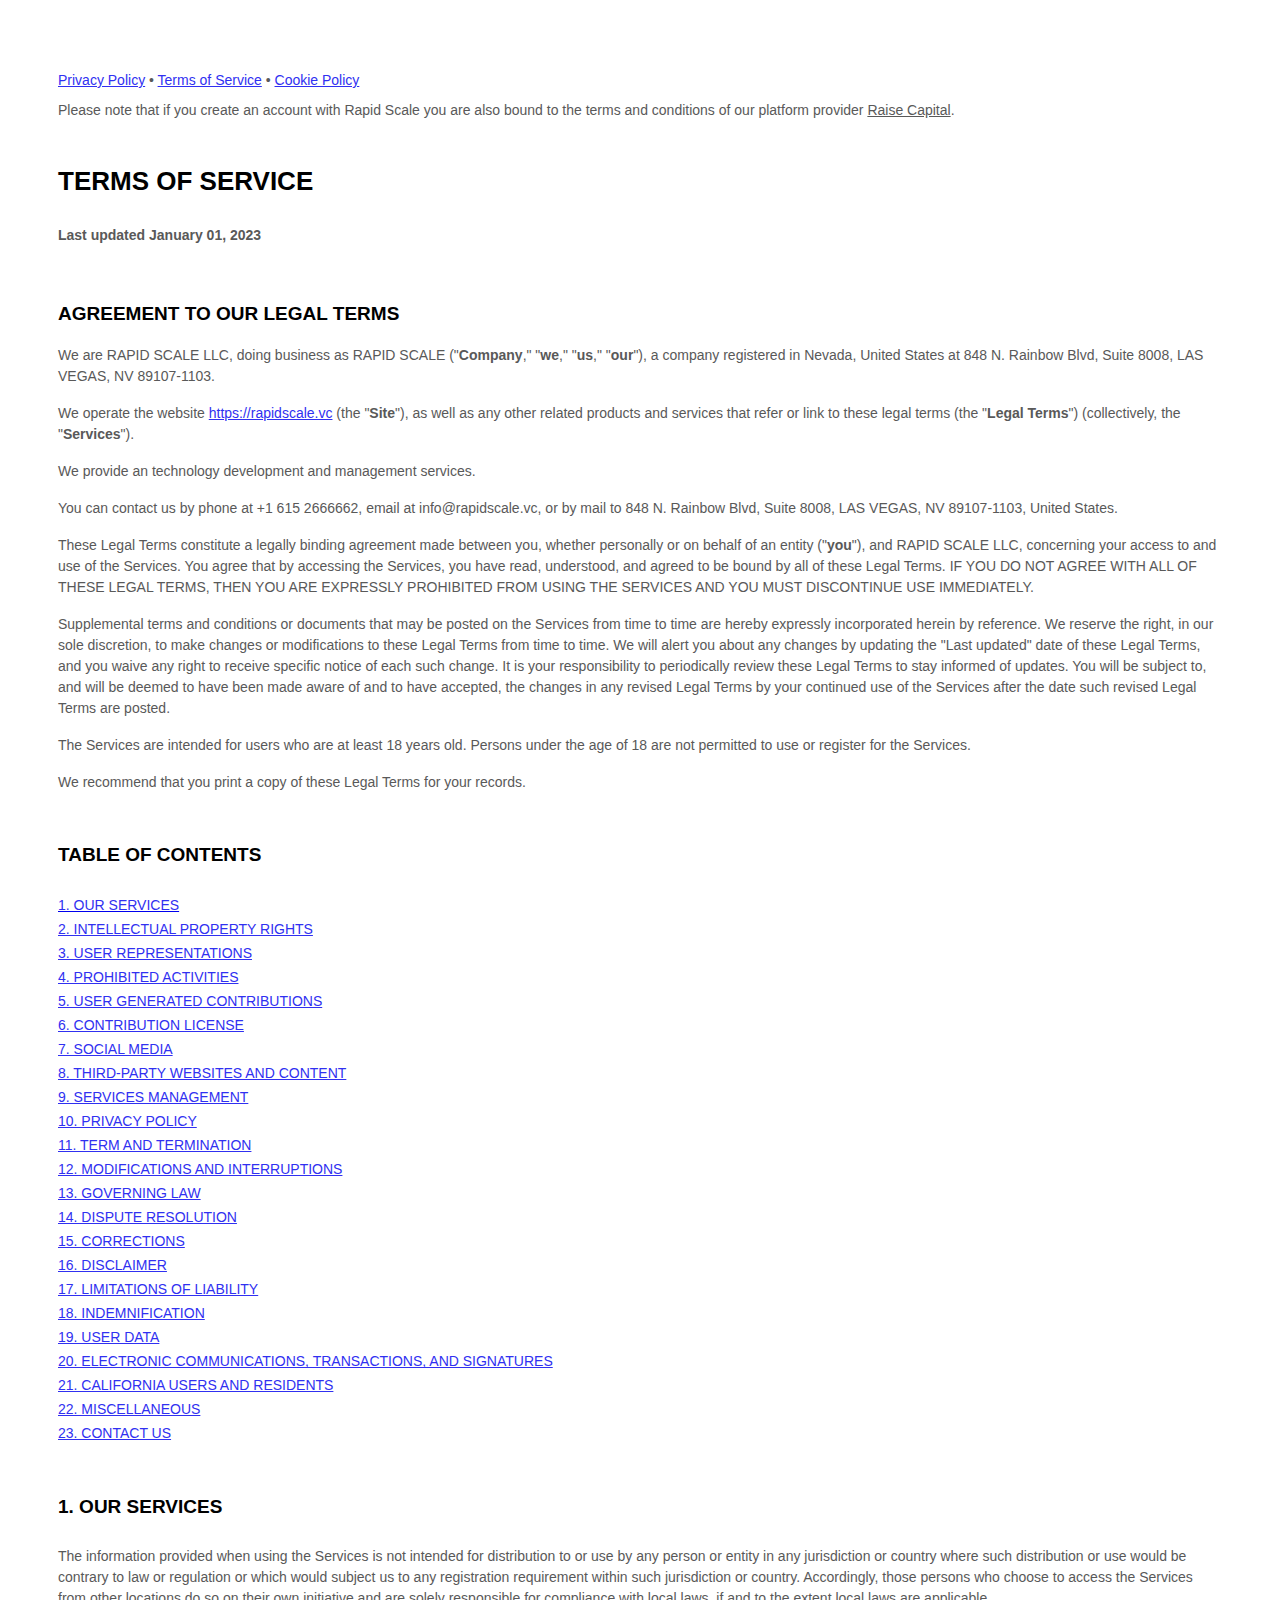
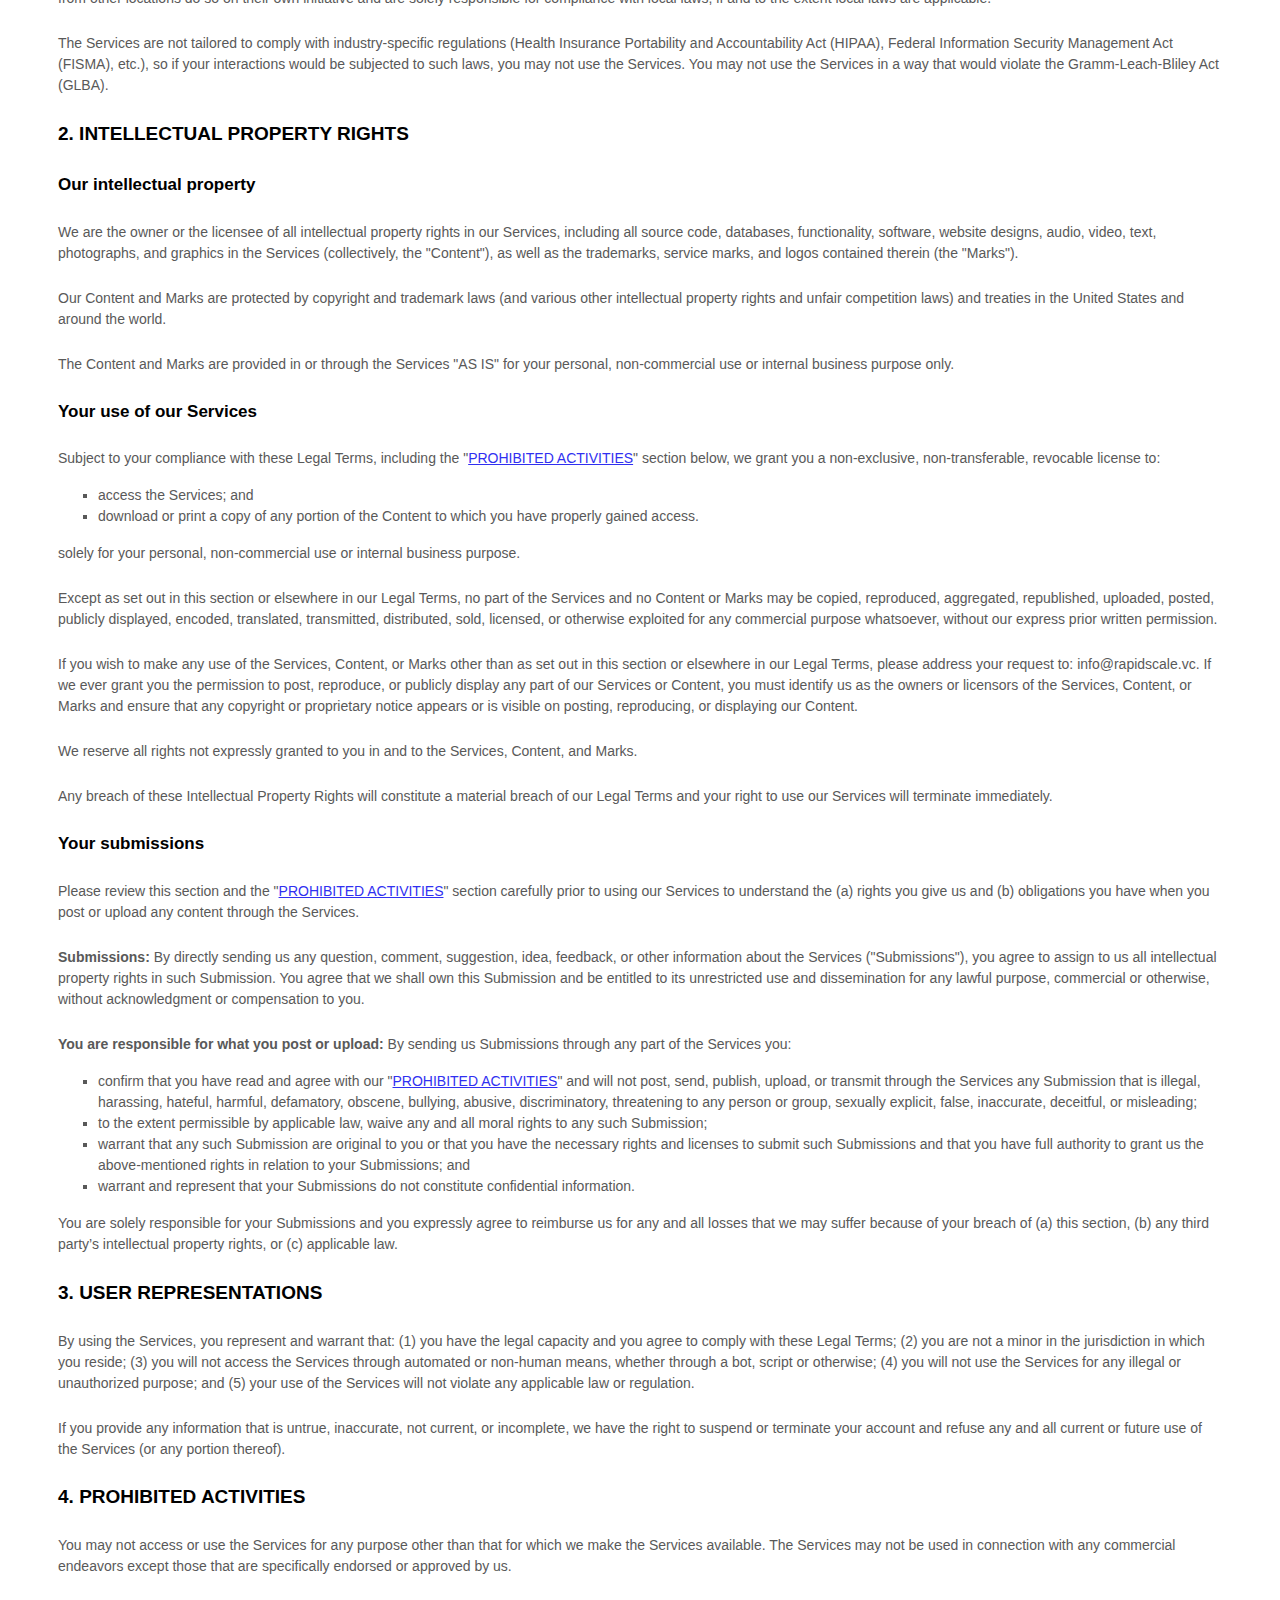
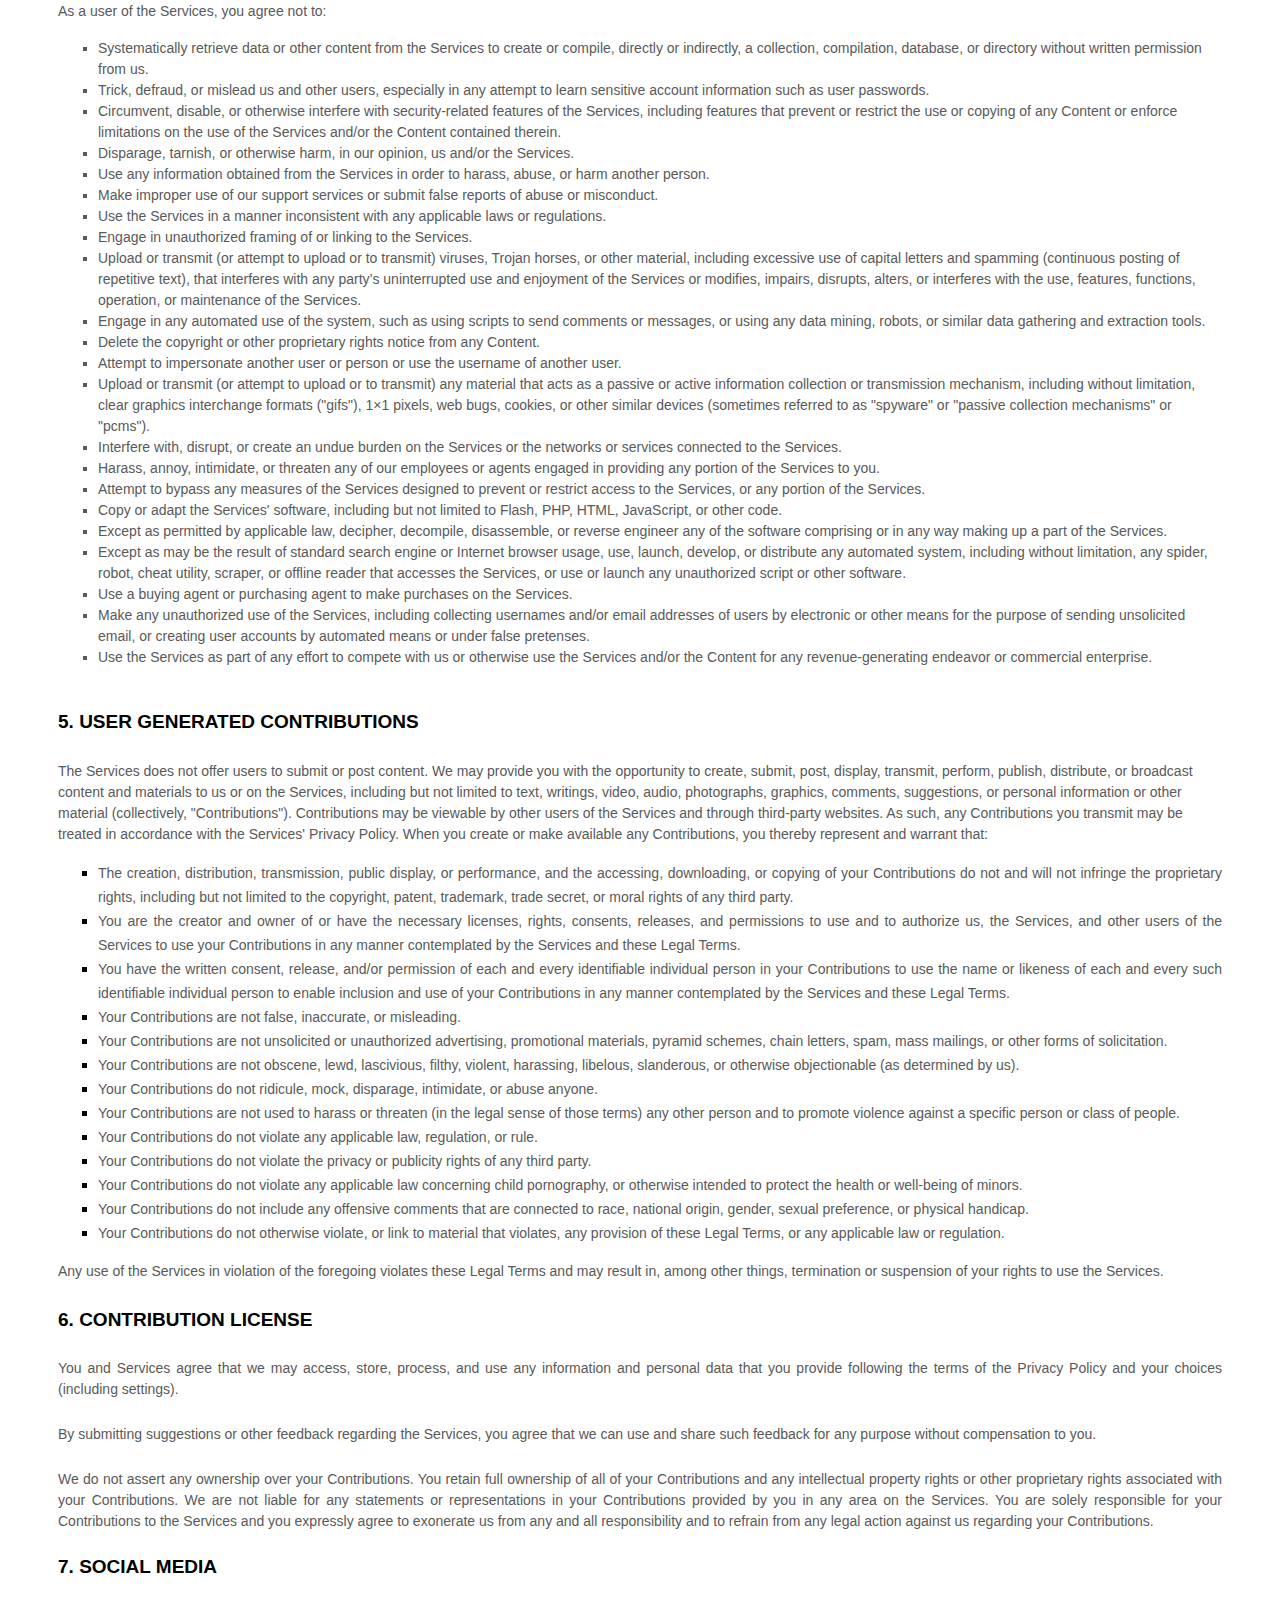
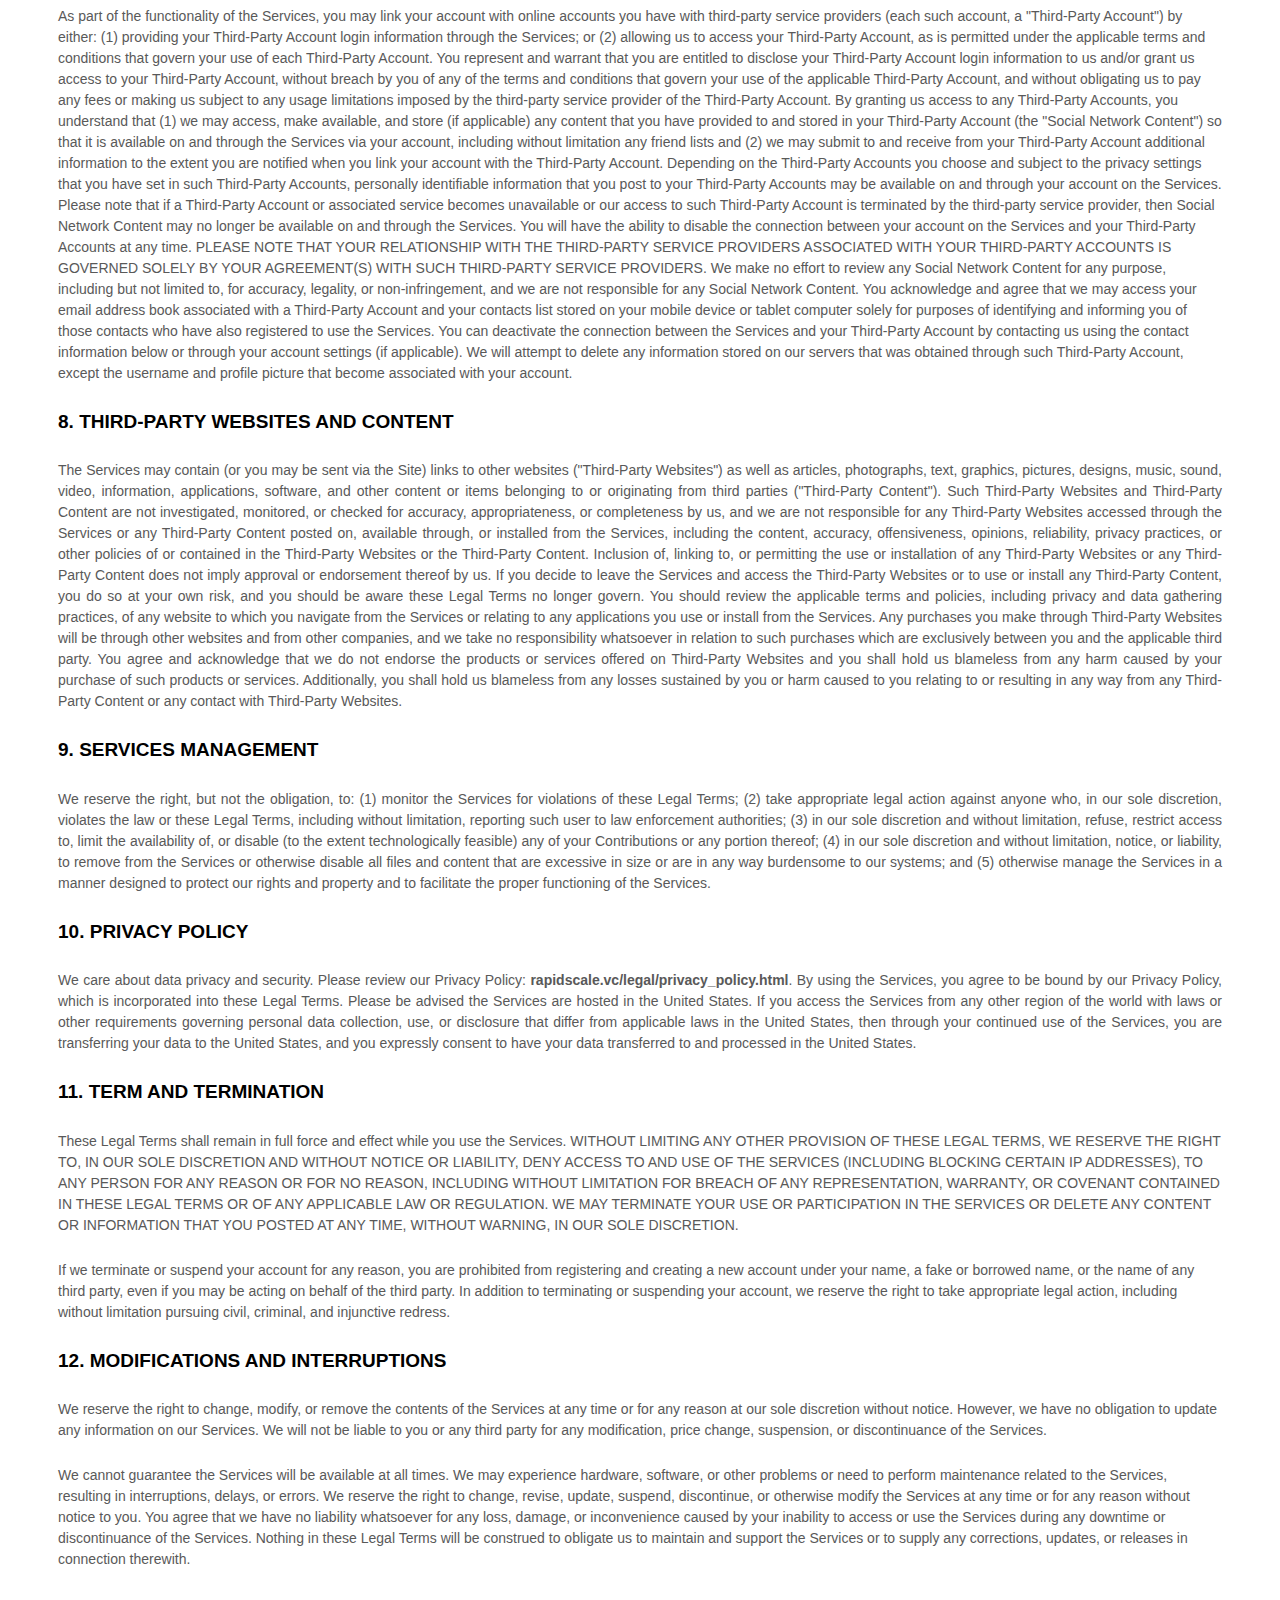
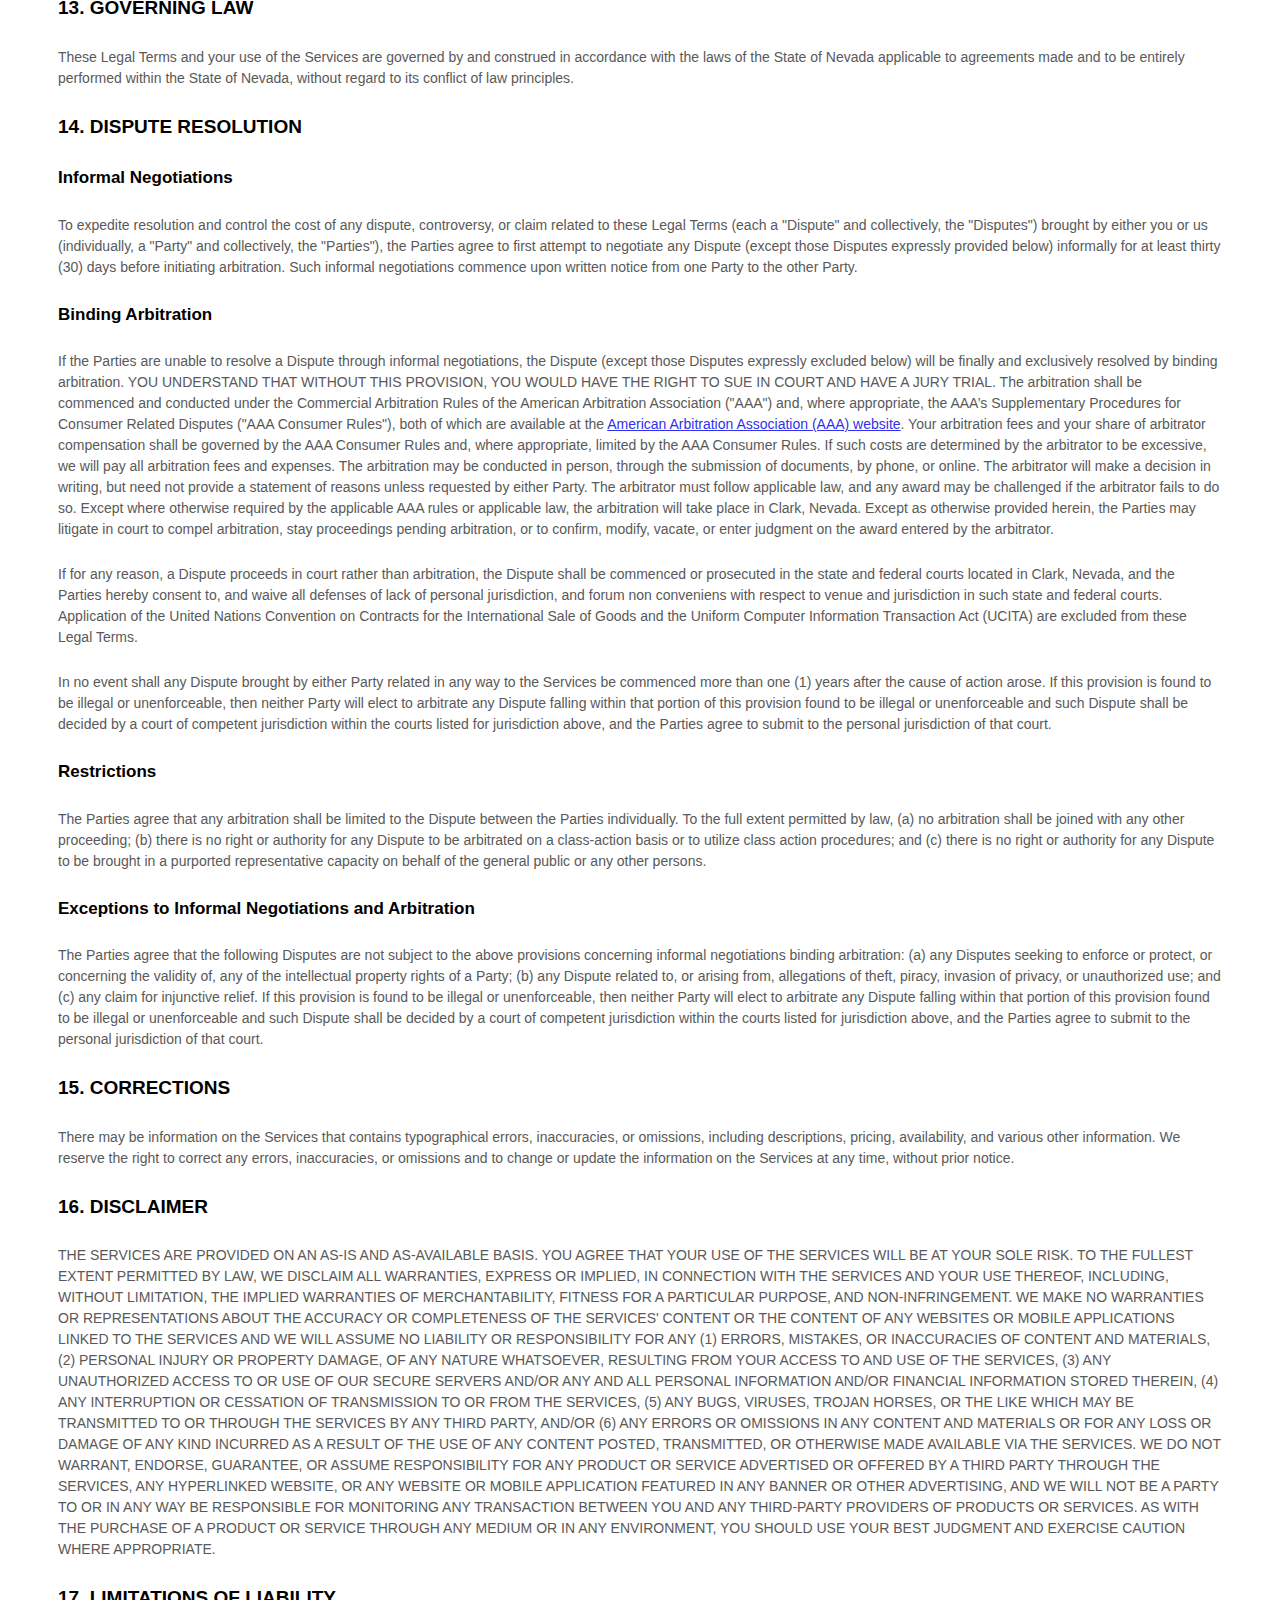
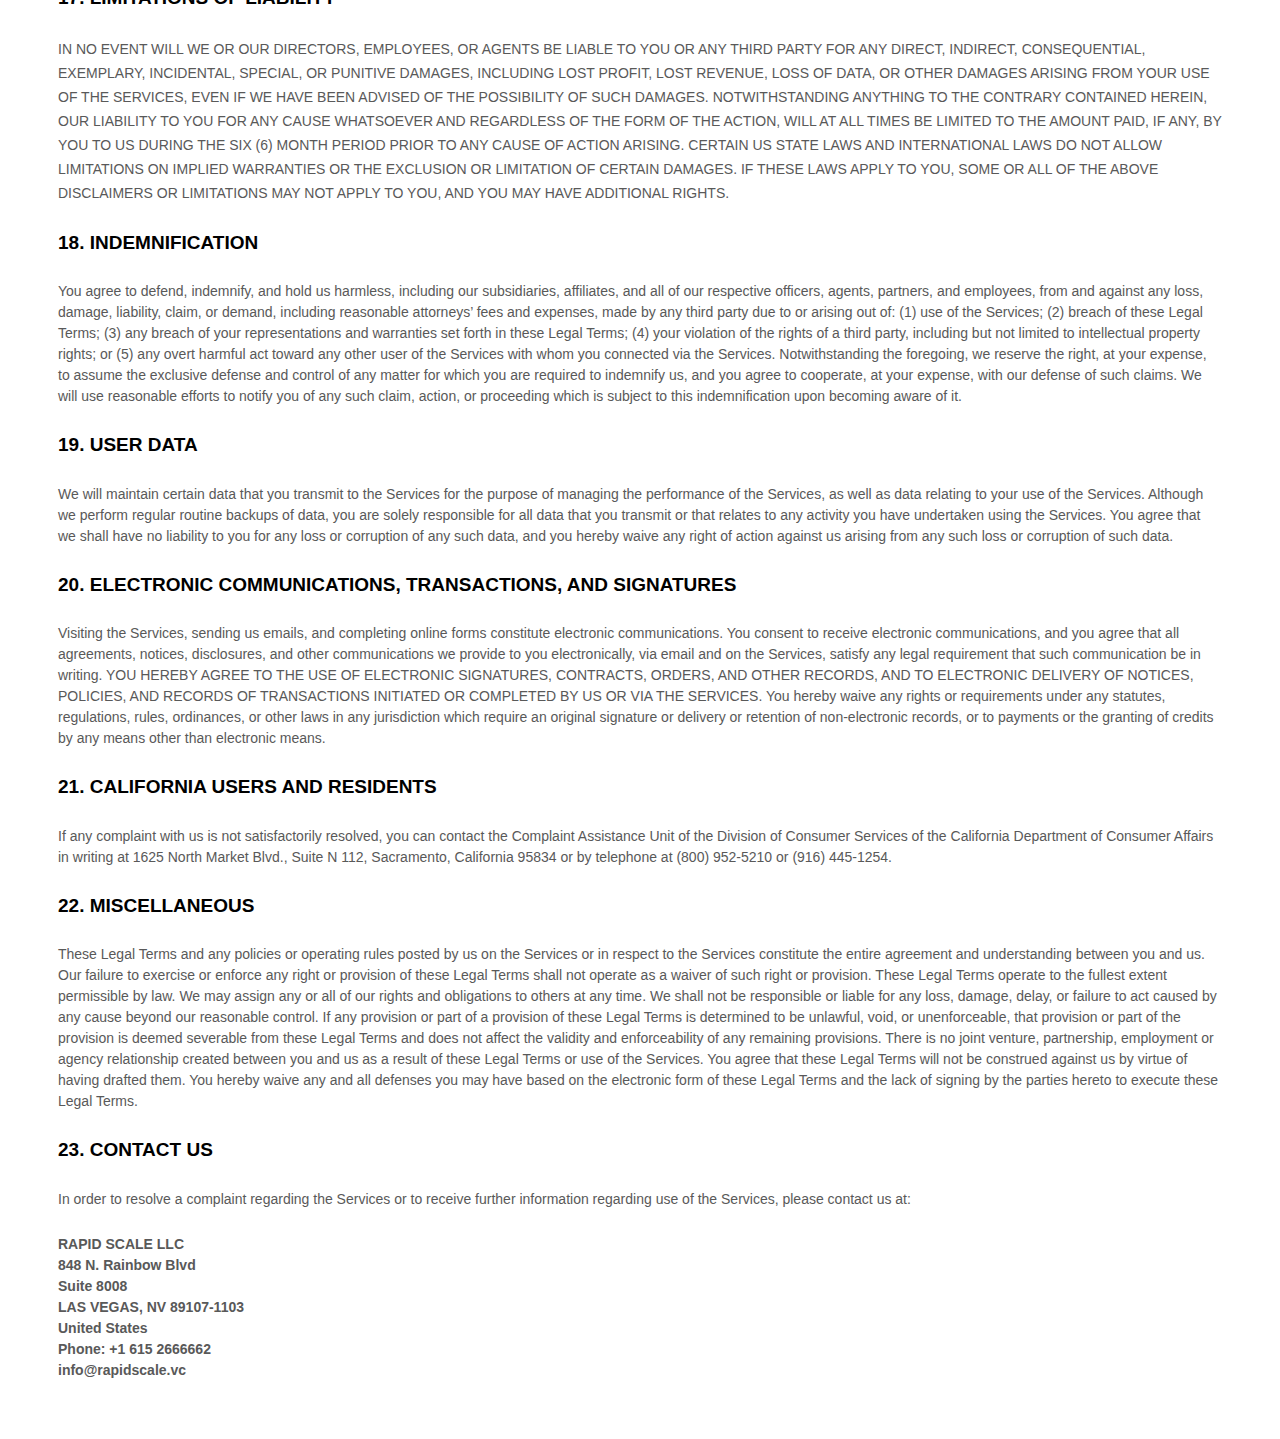
<file: legal/terms_service.html>
<!DOCTYPE html>
<html lang="en">
<head>
    <meta charset="UTF-8">
    <title>Rapid Scale</title>
    <style>
        body {
            padding: 50px;
        }
    </style>
</head>
<body>

<div data-custom-class="body_text">
    <p>
        <a href="privacy_policy.html" data-custom-class="link">Privacy Policy</a> &bull;
        <a href="terms_service.html" data-custom-class="link">Terms of Service</a> &bull;
        <a href="cookie_policy.html" data-custom-class="link">Cookie Policy</a>
    </p>
    <p>Please note that if you create an account with Rapid Scale you are also bound to the terms and conditions of our platform provider <a href="https://raisecapital.us">Raise Capital</a>.</p>
    <p>&nbsp;</p>
</div>

<style>
    [data-custom-class='body'], [data-custom-class='body'] * {
        background: transparent !important;
    }
    [data-custom-class='title'], [data-custom-class='title'] * {
        font-family: Arial !important;
        font-size: 26px !important;
        color: #000000 !important;
    }
    [data-custom-class='subtitle'], [data-custom-class='subtitle'] * {
        font-family: Arial !important;
        color: #595959 !important;
        font-size: 14px !important;
    }
    [data-custom-class='heading_1'], [data-custom-class='heading_1'] * {
        font-family: Arial !important;
        font-size: 19px !important;
        color: #000000 !important;
    }
    [data-custom-class='heading_2'], [data-custom-class='heading_2'] * {
        font-family: Arial !important;
        font-size: 17px !important;
        color: #000000 !important;
    }
    [data-custom-class='body_text'], [data-custom-class='body_text'] * {
        color: #595959 !important;
        font-size: 14px !important;
        font-family: Arial !important;
    }
    [data-custom-class='link'], [data-custom-class='link'] * {
        color: #3030F1 !important;
        font-size: 14px !important;
        font-family: Arial !important;
        word-break: break-word !important;
    }
</style>

<div data-custom-class="body">
    <div align="center" style="text-align: left;"><div class="MsoNormal" data-custom-class="title" style="line-height: 1.5;"><bdt class="block-component"><span style="font-size: 19px;"></bdt><bdt class="question"><strong>TERMS OF SERVICE</strong></bdt><bdt class="statement-end-if-in-editor"></bdt></span></div><div class="MsoNormal" style="line-height: 1.5;"><br></div><div class="MsoNormal" data-custom-class="subtitle" style="line-height: 1.5;"><strong>Last updated</strong> <bdt class="question"><strong>January 01, 2023</strong></bdt></div><div class="MsoNormal" style="line-height: 1.1;"><br></div><div class="MsoNormal" style="line-height: 115%;"><br></div><div class="MsoNormal" style="line-height: 115%;"><br></div><div style="line-height: 1.5;"><strong><span data-custom-class="heading_1">AGREEMENT TO OUR LEGAL TERMS</span></strong></div></div><div align="center" style="text-align: left;"><div class="MsoNormal" id="agreement" style="line-height: 1.5;"><a name="_6aa3gkhykvst"></a></div></div><div align="center" style="line-height: 1;"><br></div><div align="center" style="text-align: left;"><div class="MsoNormal" data-custom-class="body_text" style="line-height: 1.5;"><span style="font-size:11.0pt;line-height:115%;font-family:Arial;
Calibri;color:#595959;mso-themecolor:text1;mso-themetint:166;">We are <bdt class="block-container question question-in-editor" data-id="9d459c4e-c548-e5cb-7729-a118548965d2" data-type="question">RAPID SCALE LLC</bdt><bdt class="block-component"></bdt>, doing business as <bdt class="question">RAPID SCALE</bdt><bdt class="block-component"></bdt><bdt class="statement-end-if-in-editor"></bdt> (<bdt class="block-component"></bdt>"<strong>Company</strong>," "<strong>we</strong>," "<strong>us</strong>," "<strong>our</strong>"<bdt class="statement-end-if-in-editor"></bdt>)<span style="font-size:11.0pt;line-height:115%;
Arial;mso-fareast-font-family:Calibri;color:#595959;mso-themecolor:text1;
mso-themetint:166;"><span style="font-size:11.0pt;line-height:115%;
Arial;mso-fareast-font-family:Calibri;color:#595959;mso-themecolor:text1;
mso-themetint:166;"><span style="font-size:11.0pt;line-height:115%;
Arial;mso-fareast-font-family:Calibri;color:#595959;mso-themecolor:text1;
mso-themetint:166;"><bdt class="question"><bdt class="block-component"></bdt></bdt><span style="font-size:11.0pt;line-height:115%;
Arial;mso-fareast-font-family:Calibri;color:#595959;mso-themecolor:text1;
mso-themetint:166;"><bdt class="block-component"></bdt></span>, a company registered in<bdt class="block-component"></bdt><bdt class="block-component"></bdt><bdt class="block-component"></bdt> <span style="font-size:11.0pt;line-height:115%;
Arial;mso-fareast-font-family:Calibri;color:#595959;mso-themecolor:text1;
mso-themetint:166;"><span style="font-size:11.0pt;line-height:115%;
Arial;mso-fareast-font-family:Calibri;color:#595959;mso-themecolor:text1;
mso-themetint:166;"><bdt class="question">Nevada</bdt>, <bdt class="question">United States</bdt></span></span><bdt class="statement-end-if-in-editor"></bdt><bdt class="block-component"></bdt></span></span></bdt></span></span> at <bdt class="question">848 N. Rainbow Blvd</bdt><bdt class="block-component"></bdt>, <bdt class="question">Suite 8008</bdt><span style="font-size:11.0pt;line-height:115%;
Arial;mso-fareast-font-family:Calibri;color:#595959;mso-themecolor:text1;
mso-themetint:166;"><span style="font-size:11.0pt;line-height:115%;
Arial;mso-fareast-font-family:Calibri;color:#595959;mso-themecolor:text1;
mso-themetint:166;"><bdt class="statement-end-if-in-editor"></bdt></span></span>, <bdt class="question">LAS VEGAS</bdt></span></span><span style="font-size: 15px;"><span data-custom-class="body_text"><span style="font-size: 15px;"><span data-custom-class="body_text"><span style="color: rgb(89, 89, 89);"><bdt class="block-component"></bdt><bdt class="block-component"></bdt>, <bdt class="question">NV</bdt><bdt class="statement-end-if-in-editor"></bdt><bdt class="block-component"></bdt><bdt class="block-component"></bdt> <bdt class="question">89107-1103</bdt><bdt class="statement-end-if-in-editor"></bdt></span></span></span></span></span><span style="font-size:11.0pt;line-height:115%;
Arial;mso-fareast-font-family:Calibri;color:#595959;mso-themecolor:text1;
mso-themetint:166;"><span style="font-size:11.0pt;line-height:115%;
Arial;mso-fareast-font-family:Calibri;color:#595959;mso-themecolor:text1;
mso-themetint:166;"><bdt class="else-block"></bdt></bdt></span></bdt></span><bdt class="statement-end-if-in-editor">.</bdt></span><bdt class="block-component"></bdt></span></span></span></span></span></span></div></div><div align="center" style="line-height: 1;"><br></div><div align="center" style="text-align: left;"><div class="MsoNormal" data-custom-class="body_text" style="line-height: 1.5;"><span style="font-size:11.0pt;line-height:115%;font-family:Arial;
Calibri;color:#595959;mso-themecolor:text1;mso-themetint:166;">We operate <bdt class="block-component"></bdt>the website <bdt class="question"><a href="https://rapidscale.vc" target="_blank" data-custom-class="link">https://rapidscale.vc</a></bdt> (the <bdt class="block-component"></bdt>"<strong>Site</strong>"<bdt class="statement-end-if-in-editor"></bdt>)<bdt class="block-component"></bdt><bdt class="block-component"></bdt>, as well as any other related products and services that refer or link to these legal terms (the <bdt class="block-component"></bdt>"<strong>Legal Terms</strong>"<bdt class="statement-end-if-in-editor"></bdt>) (collectively, the <bdt class="block-component"></bdt>"<strong>Services</strong>"<bdt class="statement-end-if-in-editor"></bdt>).<bdt class="block-component"></bdt></span></div><div class="MsoNormal" style="line-height: 1;"><br></div><div class="MsoNormal" data-custom-class="body_text" style="line-height: 1.5;"><bdt class="question">We provide an technology development and management services.</bdt></div><div class="MsoNormal" data-custom-class="body_text" style="line-height: 1.5;"><span style="font-size:11.0pt;line-height:115%;font-family:Arial;
Calibri;color:#595959;mso-themecolor:text1;mso-themetint:166;"><bdt class="statement-end-if-in-editor"></bdt></span></div><div class="MsoNormal" style="line-height: 1;"><br></div><div class="MsoNormal" data-custom-class="body_text" style="line-height: 1.5;"><span style="font-size:11.0pt;line-height:115%;font-family:Arial;
Calibri;color:#595959;mso-themecolor:text1;mso-themetint:166;">You can contact us by <bdt class="block-component"></bdt>phone at <bdt class="question">+1 615 2666662</bdt>, email at <bdt class="question">info@rapidscale.vc</bdt><bdt class="block-component"></bdt>,<bdt class="statement-end-if-in-editor"></bdt> or by mail to <bdt class="question">848 N. Rainbow Blvd</bdt><bdt class="block-component"></bdt>, <bdt class="question">Suite 8008</bdt><bdt class="statement-end-if-in-editor"></bdt>, <bdt class="question">LAS VEGAS</bdt><bdt class="block-component"></bdt><bdt class="block-component"></bdt>, <bdt class="question">NV</bdt><bdt class="statement-end-if-in-editor"></bdt><bdt class="block-component"></bdt><bdt class="block-component"></bdt> <bdt class="question">89107-1103</bdt><bdt class="statement-end-if-in-editor"></bdt><bdt class="block-component"></bdt><bdt class="block-component">, </bdt><bdt class="question">United States</bdt><bdt class="statement-end-if-in-editor"></bdt><bdt class="block-component"></bdt>.</span></div><div class="MsoNormal" style="line-height: 1;"><br></div><div class="MsoNormal" data-custom-class="body_text" style="line-height: 1.5;"><span style="font-size:11.0pt;line-height:115%;font-family:Arial;
Calibri;color:#595959;mso-themecolor:text1;mso-themetint:166;">These Legal Terms constitute a legally binding agreement made between you, whether personally or on behalf of an entity (<bdt class="block-component"></bdt>"<strong>you</strong>"<bdt class="statement-end-if-in-editor"></bdt>), and <bdt class="question">RAPID SCALE LLC</bdt>, concerning your access to and use of the Services. You agree that by accessing the Services, you have read, understood, and agreed to be bound by all of these Legal Terms. IF YOU DO NOT AGREE WITH ALL OF THESE LEGAL TERMS, THEN YOU ARE EXPRESSLY PROHIBITED FROM USING THE SERVICES AND YOU MUST DISCONTINUE USE IMMEDIATELY.<bdt class="block-component"></bdt></span></div><div class="MsoNormal" style="line-height: 1;"><br></div><div class="MsoNormal" data-custom-class="body_text" style="line-height: 1.5;"><span style="font-size:11.0pt;line-height:115%;font-family:Arial;
Calibri;color:#595959;mso-themecolor:text1;mso-themetint:166;">Supplemental terms and conditions or documents that may be posted on the Services from time to time are hereby expressly incorporated herein by reference. We reserve the right, in our sole discretion, to make changes or modifications to these Legal Terms <bdt class="block-component"></bdt>from time to time<bdt class="else-block"></bdt>. We will alert you about any changes by updating the <bdt class="block-component"></bdt>"Last updated"<bdt class="statement-end-if-in-editor"></bdt> date of these Legal Terms, and you waive any right to receive specific notice of each such change. It is your responsibility to periodically review these Legal Terms to stay informed of updates. You will be subject to, and will be deemed to have been made aware of and to have accepted, the changes in any revised Legal Terms by your continued use of the Services after the date such revised Legal Terms are posted.<bdt class="else-block"></bdt></span></div></div><div align="center" style="line-height: 1;"><br></div><div align="center" style="text-align: left;"><div class="MsoNormal" data-custom-class="body_text" style="line-height: 1.5;"><bdt class="block-container if" data-type="if" id="a2595956-7028-dbe5-123e-d3d3a93ed076"><bdt data-type="conditional-block"><bdt data-type="body"><span style="font-size:11.0pt;line-height:115%;font-family:Arial;
Calibri;color:#595959;mso-themecolor:text1;mso-themetint:166;"><bdt class="block-component"></bdt>The
Services are intended for users who are at least 18 years old. Persons under the age
of 18 are not permitted to use or register for the Services.</span></bdt></bdt><bdt data-type="conditional-block"><bdt class="block-component"></bdt></bdt></div><div class="MsoNormal" style="line-height: 1;"><br></div><div class="MsoNormal" data-custom-class="body_text" style="line-height: 1.5;">We recommend that you print a copy of these Legal Terms for your records.</div><div class="MsoNormal" style="line-height: 1.5;"><br></div><div class="MsoNormal" style="line-height: 1.5;"><br></div><div class="MsoNormal" data-custom-class="heading_1" style="line-height: 1.5;"><strong>TABLE OF CONTENTS</strong></div><div class="MsoNormal" style="line-height: 1.5;"><br></div><div class="MsoNormal" style="line-height: 1.5;"><a href="#services"><span data-custom-class="link"><span style="font-size: 15px;"><span data-custom-class="body_text">1. OUR SERVICES</span></span></span></a></div><div class="MsoNormal" style="line-height: 1.5;"><a data-custom-class="link" href="#ip"><span data-custom-class="body_text">2. INTELLECTUAL PROPERTY RIGHTS</span></a></div><div class="MsoNormal" style="line-height: 1.5;"><a data-custom-class="link" href="#userreps"></a><a data-custom-class="link" href="#userreps"><span style="font-size: 15px;"><span data-custom-class="body_text">3. USER REPRESENTATIONS</span></span></a></div><div class="MsoNormal" style="line-height: 1.5;"><span style="font-size: 15px;"><span data-custom-class="body_text"><bdt class="block-component"></bdt></span></span> <a data-custom-class="link" href="#products"></a></div><div class="MsoNormal" style="line-height: 1.5;"><a data-custom-class="link" href="#products"><span style="font-size: 15px;"><span data-custom-class="body_text"><bdt class="block-component"></bdt><bdt class="block-component"></bdt><bdt class="statement-end-if-in-editor"></bdt></span></span></a> <a data-custom-class="link" href="#purchases"></a></div><div class="MsoNormal" style="line-height: 1.5;"><a data-custom-class="link" href="#purchases"><span style="font-size: 15px;"><span data-custom-class="body_text"><bdt class="block-component"></bdt></span></span></a></div><div class="MsoNormal" style="line-height: 1.5;"><span style="font-size: 15px;"><span data-custom-class="body_text"><bdt class="block-component"></bdt></span></span></div><div class="MsoNormal" style="line-height: 1.5;"><span style="font-size: 15px;"><span data-custom-class="body_text"><bdt class="block-component"></bdt></span></span> <a data-custom-class="link" href="#software"></a> <a data-custom-class="link" href="#software"></a></div><div class="MsoNormal" style="line-height: 1.5;"><a data-custom-class="link" href="#software"><span style="font-size: 15px;"><span data-custom-class="body_text"><bdt class="block-component"></bdt></span></span></a> <a data-custom-class="link" href="#prohibited"></a></div><div class="MsoNormal" style="line-height: 1.5;"><a data-custom-class="link" href="#prohibited"><span style="font-size: 15px;"><span data-custom-class="body_text">4. PROHIBITED ACTIVITIES</span></span></a> <a data-custom-class="link" href="#ugc"></a></div><div class="MsoNormal" style="line-height: 1.5;"><a data-custom-class="link" href="#ugc"><span style="font-size: 15px;"><span data-custom-class="body_text">5. USER GENERATED CONTRIBUTIONS</span></span></a> <a data-custom-class="link" href="#license"></a></div><div class="MsoNormal" style="line-height: 1.5;"><a data-custom-class="link" href="#license"><span style="font-size: 15px;"><span data-custom-class="body_text">6. CONTRIBUTION <bdt class="block-component"></bdt>LICENSE<bdt class="statement-end-if-in-editor"></bdt></span></span></a> <a data-custom-class="link" href="#reviews"></a></div><div class="MsoNormal" style="line-height: 1.5;"><a data-custom-class="link" href="#reviews"><span style="font-size: 15px;"><span data-custom-class="body_text"><bdt class="block-component"></bdt></span></span></a> <a data-custom-class="link" href="#mobile"></a></div><div class="MsoNormal" style="line-height: 1.5;"><a data-custom-class="link" href="#mobile"><span style="font-size: 15px;"><span data-custom-class="body_text"><bdt class="block-component"></bdt></span></span></a> <a data-custom-class="link" href="#socialmedia"></a></div><div class="MsoNormal" style="line-height: 1.5;"><a data-custom-class="link" href="#socialmedia"><span style="font-size: 15px;"><span data-custom-class="body_text"><bdt class="block-component"></bdt>7. SOCIAL MEDIA<bdt class="statement-end-if-in-editor"></bdt></span></span></a> <a data-custom-class="link" href="#thirdparty"></a></div><div class="MsoNormal" style="line-height: 1.5;"><a data-custom-class="link" href="#thirdparty"><span style="font-size: 15px;"><span data-custom-class="body_text"><bdt class="block-component"></bdt>8. THIRD-PARTY WEBSITES AND CONTENT<bdt class="statement-end-if-in-editor"></bdt></span></span></a> <a data-custom-class="link" href="#advertisers"></a></div><div class="MsoNormal" style="line-height: 1.5;"><a data-custom-class="link" href="#advertisers"><span style="font-size: 15px;"><span data-custom-class="body_text"><bdt class="block-component"></bdt></span></span></a> <a data-custom-class="link" href="#sitemanage"></a></div><div class="MsoNormal" style="line-height: 1.5;"><a data-custom-class="link" href="#sitemanage"><span style="font-size: 15px;"><span data-custom-class="body_text">9. SERVICES MANAGEMENT</span></span></a> <a data-custom-class="link" href="#ppyes"></a></div><div class="MsoNormal" style="line-height: 1.5;"><a data-custom-class="link" href="#ppyes"><span style="font-size: 15px;"><span data-custom-class="body_text"><bdt class="block-component"></bdt>10. PRIVACY POLICY<bdt class="statement-end-if-in-editor"></bdt></span></span></a> <a data-custom-class="link" href="#ppno"></a></div><div class="MsoNormal" style="line-height: 1.5;"><a data-custom-class="link" href="#ppno"><span style="font-size: 15px;"><span data-custom-class="body_text"><bdt class="block-component"></bdt></span></span></a> <a data-custom-class="link" href="#dmca"></a></div><div class="MsoNormal" style="line-height: 1.5;"><a data-custom-class="link" href="#dmca"><span style="font-size: 15px;"><span data-custom-class="body_text"><bdt class="block-component"></bdt><bdt class="block-component"></bdt><bdt class="statement-end-if-in-editor"></bdt></span></span></a></div><div class="MsoNormal" style="line-height: 1.5;"><span style="font-size: 15px;"><span data-custom-class="body_text"><bdt class="block-component"></bdt><bdt class="block-component"></bdt><bdt class="block-component"></bdt></span></span> <a data-custom-class="link" href="#terms"></a></div><div class="MsoNormal" style="line-height: 1.5;"><a data-custom-class="link" href="#terms"><span style="font-size: 15px;"><span data-custom-class="body_text">11. TERM AND TERMINATION</span></span></a> <a data-custom-class="link" href="#modifications"></a></div><div class="MsoNormal" style="line-height: 1.5;"><a data-custom-class="link" href="#modifications"><span style="font-size: 15px;"><span data-custom-class="body_text">12. MODIFICATIONS AND INTERRUPTIONS</span></span></a> <a data-custom-class="link" href="#law"></a></div><div class="MsoNormal" style="line-height: 1.5;"><a data-custom-class="link" href="#law"><span style="font-size: 15px;"><span data-custom-class="body_text">13. GOVERNING LAW</span></span></a> <a data-custom-class="link" href="#disputes"></a></div><div class="MsoNormal" style="line-height: 1.5;"><a data-custom-class="link" href="#disputes"><span style="font-size: 15px;"><span data-custom-class="body_text">14. DISPUTE RESOLUTION</span></span></a> <a data-custom-class="link" href="#corrections"></a></div><div class="MsoNormal" style="line-height: 1.5;"><a data-custom-class="link" href="#corrections"><span style="font-size: 15px;"><span data-custom-class="body_text">15. CORRECTIONS</span></span></a> <a data-custom-class="link" href="#disclaimer"></a></div><div class="MsoNormal" style="line-height: 1.5;"><a data-custom-class="link" href="#disclaimer"><span style="font-size: 15px;"><span data-custom-class="body_text">16. DISCLAIMER</span></span></a> <a data-custom-class="link" href="#liability"></a></div><div class="MsoNormal" style="line-height: 1.5;"><a data-custom-class="link" href="#liability"><span style="font-size: 15px;"><span data-custom-class="body_text">17. LIMITATIONS OF LIABILITY</span></span></a> <a data-custom-class="link" href="#indemnification"></a></div><div class="MsoNormal" style="line-height: 1.5;"><a data-custom-class="link" href="#indemnification"><span style="font-size: 15px;"><span data-custom-class="body_text">18. INDEMNIFICATION</span></span></a> <a data-custom-class="link" href="#userdata"></a></div><div class="MsoNormal" style="line-height: 1.5;"><a data-custom-class="link" href="#userdata"><span style="font-size: 15px;"><span data-custom-class="body_text">19. USER DATA</span></span></a> <a data-custom-class="link" href="#electronic"></a></div><div class="MsoNormal" style="line-height: 1.5;"><a data-custom-class="link" href="#electronic"><span style="font-size: 15px;"><span data-custom-class="body_text">20. ELECTRONIC COMMUNICATIONS, TRANSACTIONS, AND SIGNATURES</span></span></a> <a data-custom-class="link" href="#california"></a></div><div class="MsoNormal" style="line-height: 1.5;"><a data-custom-class="link" href="#california"><span style="font-size: 15px;"><span data-custom-class="body_text"><bdt class="block-component"></bdt>21. CALIFORNIA USERS AND RESIDENTS<bdt class="statement-end-if-in-editor"></bdt></span></span></a> <a data-custom-class="link" href="#misc"></a></div><div class="MsoNormal" style="line-height: 1.5;"><a data-custom-class="link" href="#misc"><span style="font-size: 15px;"><span data-custom-class="body_text">22. MISCELLANEOUS</span></span></a> <a data-custom-class="link" href="#contact"></a></div><div class="MsoNormal" style="line-height: 1.5;"><bdt class="block-component"></span></bdt></div><div class="MsoNormal" style="line-height: 1.5;"><bdt class="block-component"></bdt></div><div class="MsoNormal" style="line-height: 1.5;"><bdt class="block-component"></bdt></div><div class="MsoNormal" style="line-height: 1.5;"><bdt class="block-component"></bdt></div><div class="MsoNormal" style="line-height: 1.5;"><bdt class="block-component"></bdt></div><div class="MsoNormal" style="line-height: 1.5;"><bdt class="block-component"></bdt></div><div class="MsoNormal" style="line-height: 1.5;"><bdt class="block-component"></bdt></div><div class="MsoNormal" style="line-height: 1.5;"><bdt class="block-component"></bdt></div><div class="MsoNormal" style="line-height: 1.5;"><bdt class="block-component"></bdt></div><div class="MsoNormal" style="line-height: 1.5;"><bdt class="block-component"></bdt></div><div class="MsoNormal" style="line-height: 1.5;"><a data-custom-class="link" href="#contact"><span style="font-size: 15px;"><span data-custom-class="body_text">23. CONTACT US</span></span></a></div></div><div align="center" style="text-align: left;"><div class="MsoNormal" data-custom-class="heading_1" style="line-height: 1.5;"><a name="_b6y29mp52qvx"></a></div><div class="MsoNormal" style="line-height: 1.5;"><br></div><div class="MsoNormal" style="line-height: 1.5;"><br></div><div class="MsoNormal" data-custom-class="heading_1" id="services" style="line-height: 1.5;"><strong><span style="font-size: 19px;">1. OUR SERVICES</span></strong></div><div class="MsoNormal" style="line-height: 1.5;"><br></div><div class="MsoNormal" data-custom-class="body_text" style="line-height: 1.5;"><span style="font-size: 15px;">The information provided when using the Services is not intended for distribution to or use by any person or entity in any jurisdiction or country where such distribution or use would be contrary to law or regulation or which would subject us to any registration requirement within such jurisdiction or country. Accordingly, those persons who choose to access the Services from other locations do so on their own initiative and are solely responsible for compliance with local laws, if and to the extent local laws are applicable.<bdt class="block-component"></bdt></span><bdt class="block-component"><span style="font-size: 15px;"></span></bdt></div><div class="MsoNormal" style="line-height: 1.5;"><br></div><div class="MsoNormal" data-custom-class="body_text" style="line-height: 1.5;"><span style="font-size: 15px;">The Services are not tailored to comply with industry-specific regulations (Health Insurance Portability and Accountability Act (HIPAA), Federal Information Security Management Act (FISMA), etc.), so if your interactions would be subjected to such laws, you may not use the Services. You may not use the Services in a way that would violate the Gramm-Leach-Bliley Act (GLBA).<bdt class="block-component"></bdt><bdt class="statement-end-if-in-editor"></bdt></div><div class="MsoNormal" style="line-height: 1.5;"><br></div></div><div align="center" data-custom-class="heading_1" style="text-align: left; line-height: 1.5;"><strong><span id="ip" style="font-size: 19px;">2. INTELLECTUAL PROPERTY RIGHTS</span></strong></div><div align="center" style="line-height: 1.5;"><br></div><div align="center" style="text-align: left;"><div class="MsoNormal" data-custom-class="heading_2" style="line-height: 1.5;"><strong>Our intellectual property</strong></div><div class="MsoNormal" style="line-height: 1.5;"><br></div><div class="MsoNormal" data-custom-class="body_text" style="line-height: 1.5;"><span style="font-size:11.0pt;line-height:115%;font-family:Arial;
Calibri;color:#595959;mso-themecolor:text1;mso-themetint:166;">We are the owner or the licensee of all intellectual property rights in our Services, including all source code, databases, functionality, software, website designs, audio, video, text, photographs, and graphics in the Services (collectively, the <bdt class="block-component"></bdt>"Content"<bdt class="statement-end-if-in-editor"></bdt>), as well as the trademarks, service marks, and logos contained therein (the <bdt class="block-component"></bdt>"Marks"<bdt class="statement-end-if-in-editor"></bdt>).</span></div><div class="MsoNormal" style="line-height: 1.5;"><br></div><div class="MsoNormal" data-custom-class="body_text" style="line-height: 1.5;"><span style="font-size:11.0pt;line-height:115%;font-family:Arial;
Calibri;color:#595959;mso-themecolor:text1;mso-themetint:166;">Our Content and Marks are protected by copyright and trademark laws (and various
other intellectual property rights and unfair competition laws) and treaties in the United
States and around the world.</span></div><div class="MsoNormal" style="line-height: 1.5;"><br></div><div class="MsoNormal" data-custom-class="body_text" style="line-height: 1.5;"><span style="font-size:11.0pt;line-height:115%;font-family:Arial;
Calibri;color:#595959;mso-themecolor:text1;mso-themetint:166;">The Content and Marks are provided in or through the Services <bdt class="block-component"></bdt>"AS IS"<bdt class="statement-end-if-in-editor"></bdt> for your <bdt class="block-component"></bdt>personal, non-commercial use or internal business purpose<bdt class="statement-end-if-in-editor"></bdt> only.</span></div><div class="MsoNormal" style="line-height: 1.5;"><br></div><div class="MsoNormal" data-custom-class="heading_2" style="line-height: 1.5;"><strong>Your use of our Services</strong></div><div class="MsoNormal" style="line-height: 1.5;"><br></div><div class="MsoNormal" data-custom-class="body_text" style="line-height: 1.5;"><span style="font-size: 15px;">Subject to your compliance with these Legal Terms, including the <bdt class="block-component"></bdt>"<bdt class="statement-end-if-in-editor"></bdt></span><a data-custom-class="link" href="#prohibited"><span style="font-size: 15px;">PROHIBITED ACTIVITIES</span></a><span style="font-size: 15px;"><bdt class="block-component"></bdt>"<bdt class="statement-end-if-in-editor"></bdt> section below, we grant you a non-exclusive, non-transferable, revocable <bdt class="block-component"></bdt>license<bdt class="statement-end-if-in-editor"></bdt> to:</span></div><ul><li class="MsoNormal" data-custom-class="body_text" style="line-height: 1.5;"><span style="font-size: 15px;">access the Services; and</span></li><li class="MsoNormal" data-custom-class="body_text" style="line-height: 1.5;"><span style="font-size: 15px;">download or print a copy of any portion of the Content to which you have properly gained access.</span></li></ul><div class="MsoNormal" data-custom-class="body_text" style="line-height: 1.5;"><span style="font-size:11.0pt;line-height:115%;font-family:Arial;
Calibri;color:#595959;mso-themecolor:text1;mso-themetint:166;">solely for your <bdt class="block-component"></bdt>personal, non-commercial use or internal business purpose<bdt class="statement-end-if-in-editor"></bdt>.</span></div><div class="MsoNormal" style="line-height: 1.5;"><br></div><div class="MsoNormal" data-custom-class="body_text" style="line-height: 1.5;"><span style="font-size:11.0pt;line-height:115%;font-family:Arial;
Calibri;color:#595959;mso-themecolor:text1;mso-themetint:166;">Except as set out in this section or elsewhere in our Legal Terms, no part of the Services and no Content or Marks may be copied, reproduced,
aggregated, republished, uploaded, posted, publicly displayed, encoded,
translated, transmitted, distributed, sold, licensed, or otherwise exploited
for any commercial purpose whatsoever, without our express prior written
permission.</span></div><div class="MsoNormal" style="line-height: 1.5;"><br></div><div class="MsoNormal" data-custom-class="body_text" style="line-height: 1.5;"><span style="font-size:11.0pt;line-height:115%;font-family:Arial;
Calibri;color:#595959;mso-themecolor:text1;mso-themetint:166;">If you wish to make any use of the Services, Content, or Marks other than as set out in this section or elsewhere in our Legal Terms, please address your request to: <bdt class="question">info@rapidscale.vc</bdt>. If we ever grant you the permission to post, reproduce, or publicly display any part of our Services or Content, you must identify us as the owners or licensors of the Services, Content, or Marks and ensure that any copyright or proprietary notice appears or is visible on posting, reproducing, or displaying our Content.</span></div></div><div align="center" style="line-height: 1.5;"><br></div><div align="center" style="text-align: left;"><div class="MsoNormal" data-custom-class="body_text" style="line-height: 1.5;"><span style="font-size:11.0pt;line-height:115%;font-family:Arial;
Calibri;color:#595959;mso-themecolor:text1;mso-themetint:166;">We reserve all rights not expressly granted to you in and to the Services, Content, and Marks.</span></div><div class="MsoNormal" style="line-height: 1.5;"><br></div><div class="MsoNormal" data-custom-class="body_text" style="line-height: 1.5;"><span style="font-size:11.0pt;line-height:115%;font-family:Arial;
Calibri;color:#595959;mso-themecolor:text1;mso-themetint:166;">Any breach of these Intellectual Property Rights will constitute a material breach of our Legal Terms and your right to use our Services will terminate immediately.</span></div><div class="MsoNormal" style="line-height: 1.5;"><br></div><div class="MsoNormal" data-custom-class="heading_2" style="line-height: 1.5;"><span style="font-size:11.0pt;line-height:115%;font-family:Arial;
Calibri;color:#595959;mso-themecolor:text1;mso-themetint:166;"><strong>Your submissions<bdt class="block-component"></strong></bdt></span></div><div class="MsoNormal" style="line-height: 1.5;"><br></div><div class="MsoNormal" data-custom-class="body_text" style="line-height: 1.5;"><span style="font-size: 15px;">Please review this section and the <bdt class="block-component"></bdt>"<bdt class="statement-end-if-in-editor"></bdt><a data-custom-class="link" href="#prohibited">PROHIBITED ACTIVITIES</a><bdt class="block-component"></bdt>"<bdt class="statement-end-if-in-editor"></bdt> section carefully prior to using our Services to understand the (a) rights you give us and (b) obligations you have when you post or upload any content through the Services.</span></div><div class="MsoNormal" style="line-height: 1.5;"><br></div><div class="MsoNormal" data-custom-class="body_text" style="line-height: 1.5;"><span style="font-size: 15px;"><strong>Submissions:</strong> By directly sending us any question, comment, suggestion, idea, feedback, or other information about the Services (<bdt class="block-component"></bdt>"Submissions"<bdt class="statement-end-if-in-editor"></bdt>), you agree to assign to us all intellectual property rights in such Submission. You agree that we shall own this Submission and be entitled to its unrestricted use and dissemination for any lawful purpose, commercial or otherwise, without acknowledgment or compensation to you.<bdt class="block-component"></bdt></span></div><div class="MsoNormal" style="line-height: 1.5;"><br></div><div class="MsoNormal" data-custom-class="body_text" style="line-height: 1.5;"><span style="font-size: 15px;"><strong>You are responsible for what you post or upload:</strong> By sending us Submissions<bdt class="block-component"></bdt> through any part of the Services<bdt class="block-component"></bdt> you:</span></div><ul><li class="MsoNormal" data-custom-class="body_text" style="line-height: 1.5;"><span style="font-size: 15px;">confirm that you have read and agree with our <bdt class="block-component"></bdt>"<bdt class="statement-end-if-in-editor"></bdt></span><a data-custom-class="link" href="#prohibited"><span style="font-size: 15px;">PROHIBITED ACTIVITIES</span></a><span style="font-size: 15px;"><bdt class="block-component"></bdt>"<bdt class="statement-end-if-in-editor"></bdt> and will not post, send, publish, upload, or transmit through the Services any Submission<bdt class="block-component"></bdt> that is illegal, harassing, hateful, harmful, defamatory, obscene, bullying, abusive, discriminatory, threatening to any person or group, sexually explicit, false, inaccurate, deceitful, or misleading;</span></li><li class="MsoNormal" data-custom-class="body_text" style="line-height: 1.5;"><span style="font-size: 15px;">to the extent permissible by applicable law, waive any and all moral rights to any such Submission<bdt class="block-component"></bdt>;</span></li><li class="MsoNormal" data-custom-class="body_text" style="line-height: 1.5;"><span style="font-size: 15px;">warrant that any such Submission<bdt class="block-component"></bdt> are original to you or that you have the necessary rights and <bdt class="block-component"></bdt>licenses<bdt class="statement-end-if-in-editor"></bdt> to submit such Submissions<bdt class="block-component"></bdt> and that you have full authority to grant us the above-mentioned rights in relation to your Submissions<bdt class="block-component"></bdt>; and</span></li><li class="MsoNormal" data-custom-class="body_text" style="line-height: 1.5;"><span style="font-size: 15px;">warrant and represent that your Submissions<bdt class="block-component"></bdt> do not constitute confidential information.</span></li></ul><div class="MsoNormal" data-custom-class="body_text" style="line-height: 1.5;">You are solely responsible for your Submissions<bdt class="block-component"></bdt> and you expressly agree to reimburse us for any and all losses that we may suffer because of your breach of (a) this section, (b) any third party’s intellectual property rights, or (c) applicable law.<bdt class="block-component"></bdt><bdt class="block-component"></bdt></div><div class="MsoNormal" style="line-height: 1.5;"><br></div></div><div align="center" style="text-align: left;"><div class="MsoNormal" data-custom-class="heading_1" id="userreps" style="line-height: 1.5;"><a name="_5hg7kgyv9l8z"></a><strong><span style="line-height: 115%; font-family: Arial; font-size: 19px;"><strong><span style="line-height: 115%; font-family: Arial; font-size: 19px;"><strong><span style="line-height: 115%; font-family: Arial; font-size: 19px;"><strong><span style="line-height: 115%; font-family: Arial; font-size: 19px;">3.</span></strong></span></strong></span> </strong>USER REPRESENTATIONS</span></strong></div></div><div align="center" style="line-height: 1.5;"><br></div><div align="center" style="text-align: left;"><div class="MsoNormal" data-custom-class="body_text" style="line-height: 1.5;"><span style="font-size:11.0pt;line-height:115%;font-family:Arial;
Calibri;color:#595959;mso-themecolor:text1;mso-themetint:166;">By using the Services, you represent and warrant that:</span><bdt class="block-container if" data-type="if" id="d2d82ca8-275f-3f86-8149-8a5ef8054af6"><bdt data-type="conditional-block"><bdt class="block-component" data-record-question-key="user_account_option" data-type="statement"></bdt> </bdt><span style="color: rgb(89, 89, 89); font-size: 11pt;">(</span><span style="color: rgb(89, 89, 89); font-size: 14.6667px;">1</span><span style="color: rgb(89, 89, 89); font-size: 11pt;">) you have the legal capacity and you agree to comply with these Legal Terms;</span><bdt class="block-container if" data-type="if" id="8d4c883b-bc2c-f0b4-da3e-6d0ee51aca13"><bdt data-type="conditional-block"><bdt class="block-component" data-record-question-key="user_u13_option" data-type="statement"></bdt> </bdt><span style="color: rgb(89, 89, 89); font-size: 11pt;">(</span><span style="color: rgb(89, 89, 89); font-size: 14.6667px;">2</span><span style="color: rgb(89, 89, 89); font-size: 11pt;">) you are not a
minor in the jurisdiction in which you reside<bdt class="block-container if" data-type="if" id="76948fab-ec9e-266a-bb91-948929c050c9"><bdt data-type="conditional-block"><bdt class="block-component" data-record-question-key="user_o18_option" data-type="statement"></bdt></bdt>; (</span><span style="color: rgb(89, 89, 89); font-size: 14.6667px;">3</span><span style="color: rgb(89, 89, 89); font-size: 11pt;">) you will not access the Services through automated or non-human means, whether through a bot, script or
otherwise; (</span><span style="color: rgb(89, 89, 89); font-size: 14.6667px;">4</span><span style="color: rgb(89, 89, 89); font-size: 11pt;">) you will not use the Services for any illegal or <bdt class="block-component"></bdt>unauthorized<bdt class="statement-end-if-in-editor"></bdt> purpose; and (</span><span style="color: rgb(89, 89, 89); font-size: 14.6667px;">5</span><span style="color: rgb(89, 89, 89); font-size: 11pt;">) your use of the Services will not violate any applicable law or regulation.</span><span style="color: rgb(89, 89, 89); font-size: 14.6667px;"></span></div></div><div align="center" style="line-height: 1.5;"><br></div><div align="center" style="text-align: left;"><div class="MsoNormal" style="text-align: justify; line-height: 115%;"><div class="MsoNormal" style="line-height: 17.25px;"><div class="MsoNormal" data-custom-class="body_text" style="line-height: 1.5; text-align: left;"><span style="font-size: 11pt; line-height: 16.8667px; color: rgb(89, 89, 89);">If you provide any information that is untrue, inaccurate, not current, or incomplete, we have the right to suspend or terminate your account and refuse any and all current or future use of the Services (or any portion thereof).</span></div><div class="MsoNormal" style="line-height: 1.1; text-align: left;"><bdt class="block-component"></bdt></span></div></bdt></bdt></div><div class="MsoNormal" style="line-height: 1.5; text-align: left;"><bdt class="block-component"><span style="font-size: 15px;"></span></bdt><span style="font-size: 15px;"><bdt class="block-component"></bdt><bdt class="statement-end-if-in-editor"></bdt></span></div><div class="MsoNormal" style="line-height: 1.5; text-align: left;"><bdt class="block-component"><span style="font-size: 15px;"></bdt></bdt></span></div><div class="MsoNormal" style="line-height: 1.5;"><bdt class="block-component"><span style="font-size: 15px;"></bdt></span></div><div class="MsoNormal" style="line-height: 1.5;"><bdt class="block-component"><span style="font-size: 15px;"></bdt></span></div><div class="MsoNormal" style="line-height: 1.5;"><bdt class="block-component"></bdt></div><div class="MsoNormal" style="text-align: justify; line-height: 1.5;"><span style="line-height: 115%; font-family: Arial; color: rgb(89, 89, 89);"><bdt data-type="conditional-block" style="color: rgb(10, 54, 90); text-align: left;"><bdt data-type="body"><div class="MsoNormal" style="font-size: 15px; line-height: 1.5;"><br></div></bdt></bdt></span><div class="MsoNormal" data-custom-class="heading_1" id="prohibited" style="text-align: left; line-height: 1.5;"><strong><span style="line-height: 24.5333px; font-size: 19px;"><strong><span style="line-height: 115%; font-family: Arial; font-size: 19px;"><strong><span style="line-height: 115%; font-family: Arial; font-size: 19px;"><strong><span style="line-height: 115%; font-family: Arial; font-size: 19px;">4.</span></strong></span></strong></span> </strong>PROHIBITED ACTIVITIES</span></strong></div></div><div class="MsoNormal" style="line-height: 1.5;"><br></div><div class="MsoNormal" style="text-align: justify; line-height: 1;"><div class="MsoNormal" data-custom-class="body_text" style="line-height: 1.5; text-align: left;"><span style="font-size: 11pt; line-height: 16.8667px; color: rgb(89, 89, 89);">You may not access or use the Services for any purpose other than that for which we make the Services available. The Services may not be used in connection with any commercial <bdt class="block-component"></bdt>endeavors<bdt class="statement-end-if-in-editor"></bdt> except those that are specifically endorsed or approved by us.</span></div></div><div class="MsoNormal" style="line-height: 1.5;"><br></div><div class="MsoNormal" style="text-align: justify; line-height: 1;"><div class="MsoNormal" style="line-height: 17.25px;"><div class="MsoNormal" style="line-height: 1.1;"><div class="MsoNormal" style="line-height: 17.25px;"><div class="MsoNormal" data-custom-class="body_text" style="line-height: 1.5; text-align: left;"><span style="font-size: 11pt; line-height: 16.8667px; color: rgb(89, 89, 89);">As a user of the Services, you agree not to:</span></div></div><ul><li class="MsoNormal" data-custom-class="body_text" style="line-height: 1.5; text-align: left;"><span style="font-size: 11pt; line-height: 16.8667px; color: rgb(89, 89, 89);"><span style="font-family: sans-serif; font-size: 15px; font-style: normal; font-variant-ligatures: normal; font-variant-caps: normal; font-weight: 400; letter-spacing: normal; orphans: 2; text-align: justify; text-indent: -29.4px; text-transform: none; white-space: normal; widows: 2; word-spacing: 0px; -webkit-text-stroke-width: 0px; background-color: rgb(255, 255, 255); text-decoration-style: initial; text-decoration-color: initial; color: rgb(89, 89, 89);">Systematically retrieve data or other content from the Services to create or compile, directly or indirectly, a collection, compilation, database, or directory without written permission from us.</span></span></li><li class="MsoNormal" data-custom-class="body_text" style="line-height: 1.5; text-align: left;"><span style="font-size: 15px;"><span style="line-height: 16.8667px; color: rgb(89, 89, 89);"><span style="font-family: sans-serif; font-style: normal; font-variant-ligatures: normal; font-variant-caps: normal; font-weight: 400; letter-spacing: normal; orphans: 2; text-align: justify; text-indent: -29.4px; text-transform: none; white-space: normal; widows: 2; word-spacing: 0px; -webkit-text-stroke-width: 0px; background-color: rgb(255, 255, 255); text-decoration-style: initial; text-decoration-color: initial; color: rgb(89, 89, 89);"><span style="line-height: 16.8667px; color: rgb(89, 89, 89);"><span style="font-family: sans-serif; font-style: normal; font-variant-ligatures: normal; font-variant-caps: normal; font-weight: 400; letter-spacing: normal; orphans: 2; text-align: justify; text-indent: -29.4px; text-transform: none; white-space: normal; widows: 2; word-spacing: 0px; -webkit-text-stroke-width: 0px; background-color: rgb(255, 255, 255); text-decoration-style: initial; text-decoration-color: initial; color: rgb(89, 89, 89);">Trick, defraud, or mislead us and other users, especially in any attempt to learn sensitive account information such as user passwords.</span></span></span></span></span></li><li class="MsoNormal" data-custom-class="body_text" style="line-height: 1.5; text-align: left;"><span style="font-size: 15px;"><span style="line-height: 16.8667px; color: rgb(89, 89, 89);"><span style="font-family: sans-serif; font-style: normal; font-variant-ligatures: normal; font-variant-caps: normal; font-weight: 400; letter-spacing: normal; orphans: 2; text-align: justify; text-indent: -29.4px; text-transform: none; white-space: normal; widows: 2; word-spacing: 0px; -webkit-text-stroke-width: 0px; background-color: rgb(255, 255, 255); text-decoration-style: initial; text-decoration-color: initial; color: rgb(89, 89, 89);"><span style="line-height: 16.8667px; color: rgb(89, 89, 89);"><span style="font-family: sans-serif; font-style: normal; font-variant-ligatures: normal; font-variant-caps: normal; font-weight: 400; letter-spacing: normal; orphans: 2; text-align: justify; text-indent: -29.4px; text-transform: none; white-space: normal; widows: 2; word-spacing: 0px; -webkit-text-stroke-width: 0px; background-color: rgb(255, 255, 255); text-decoration-style: initial; text-decoration-color: initial; color: rgb(89, 89, 89);">Circumvent, disable, or otherwise interfere with security-related features of the Services, including features that prevent or restrict the use or copying of any Content or enforce limitations on the use of the Services and/or the Content contained therein.</span></span></span></span></span></li><li class="MsoNormal" data-custom-class="body_text" style="line-height: 1.5; text-align: left;"><span style="font-size: 15px;"><span style="line-height: 16.8667px; color: rgb(89, 89, 89);"><span style="font-family: sans-serif; font-style: normal; font-variant-ligatures: normal; font-variant-caps: normal; font-weight: 400; letter-spacing: normal; orphans: 2; text-align: justify; text-indent: -29.4px; text-transform: none; white-space: normal; widows: 2; word-spacing: 0px; -webkit-text-stroke-width: 0px; background-color: rgb(255, 255, 255); text-decoration-style: initial; text-decoration-color: initial; color: rgb(89, 89, 89);"><span style="line-height: 16.8667px; color: rgb(89, 89, 89);"><span style="font-family: sans-serif; font-style: normal; font-variant-ligatures: normal; font-variant-caps: normal; font-weight: 400; letter-spacing: normal; orphans: 2; text-align: justify; text-indent: -29.4px; text-transform: none; white-space: normal; widows: 2; word-spacing: 0px; -webkit-text-stroke-width: 0px; background-color: rgb(255, 255, 255); text-decoration-style: initial; text-decoration-color: initial; color: rgb(89, 89, 89);">Disparage, tarnish, or otherwise harm, in our opinion, us and/or the Services.</span></span></span></span></span></li><li class="MsoNormal" data-custom-class="body_text" style="line-height: 1.5; text-align: left;"><span style="font-size: 15px;"><span style="line-height: 16.8667px; color: rgb(89, 89, 89);"><span style="font-family: sans-serif; font-style: normal; font-variant-ligatures: normal; font-variant-caps: normal; font-weight: 400; letter-spacing: normal; orphans: 2; text-align: justify; text-indent: -29.4px; text-transform: none; white-space: normal; widows: 2; word-spacing: 0px; -webkit-text-stroke-width: 0px; background-color: rgb(255, 255, 255); text-decoration-style: initial; text-decoration-color: initial; color: rgb(89, 89, 89);"><span style="line-height: 16.8667px; color: rgb(89, 89, 89);"><span style="font-family: sans-serif; font-style: normal; font-variant-ligatures: normal; font-variant-caps: normal; font-weight: 400; letter-spacing: normal; orphans: 2; text-align: justify; text-indent: -29.4px; text-transform: none; white-space: normal; widows: 2; word-spacing: 0px; -webkit-text-stroke-width: 0px; background-color: rgb(255, 255, 255); text-decoration-style: initial; text-decoration-color: initial; color: rgb(89, 89, 89);">Use any information obtained from the Services in order to harass, abuse, or harm another person.</span></span></span></span></span></li><li class="MsoNormal" data-custom-class="body_text" style="line-height: 1.5; text-align: left;"><span style="font-size: 15px;"><span style="line-height: 16.8667px; color: rgb(89, 89, 89);"><span style="font-family: sans-serif; font-style: normal; font-variant-ligatures: normal; font-variant-caps: normal; font-weight: 400; letter-spacing: normal; orphans: 2; text-align: justify; text-indent: -29.4px; text-transform: none; white-space: normal; widows: 2; word-spacing: 0px; -webkit-text-stroke-width: 0px; background-color: rgb(255, 255, 255); text-decoration-style: initial; text-decoration-color: initial; color: rgb(89, 89, 89);"><span style="line-height: 16.8667px; color: rgb(89, 89, 89);"><span style="font-family: sans-serif; font-style: normal; font-variant-ligatures: normal; font-variant-caps: normal; font-weight: 400; letter-spacing: normal; orphans: 2; text-align: justify; text-indent: -29.4px; text-transform: none; white-space: normal; widows: 2; word-spacing: 0px; -webkit-text-stroke-width: 0px; background-color: rgb(255, 255, 255); text-decoration-style: initial; text-decoration-color: initial; color: rgb(89, 89, 89);">Make improper use of our support services or submit false reports of abuse or misconduct.</span></span></span></span></span></li><li class="MsoNormal" data-custom-class="body_text" style="line-height: 1.5; text-align: left;"><span style="font-size: 15px;"><span style="line-height: 16.8667px; color: rgb(89, 89, 89);"><span style="font-family: sans-serif; font-style: normal; font-variant-ligatures: normal; font-variant-caps: normal; font-weight: 400; letter-spacing: normal; orphans: 2; text-align: justify; text-indent: -29.4px; text-transform: none; white-space: normal; widows: 2; word-spacing: 0px; -webkit-text-stroke-width: 0px; background-color: rgb(255, 255, 255); text-decoration-style: initial; text-decoration-color: initial; color: rgb(89, 89, 89);"><span style="line-height: 16.8667px; color: rgb(89, 89, 89);"><span style="font-family: sans-serif; font-style: normal; font-variant-ligatures: normal; font-variant-caps: normal; font-weight: 400; letter-spacing: normal; orphans: 2; text-align: justify; text-indent: -29.4px; text-transform: none; white-space: normal; widows: 2; word-spacing: 0px; -webkit-text-stroke-width: 0px; background-color: rgb(255, 255, 255); text-decoration-style: initial; text-decoration-color: initial; color: rgb(89, 89, 89);">Use the Services in a manner inconsistent with any applicable laws or regulations.</span></span></span></span></span></li><li class="MsoNormal" data-custom-class="body_text" style="line-height: 1.5; text-align: left;"><span style="font-size: 15px;"><span style="line-height: 16.8667px; color: rgb(89, 89, 89);"><span style="font-family: sans-serif; font-style: normal; font-variant-ligatures: normal; font-variant-caps: normal; font-weight: 400; letter-spacing: normal; orphans: 2; text-align: justify; text-indent: -29.4px; text-transform: none; white-space: normal; widows: 2; word-spacing: 0px; -webkit-text-stroke-width: 0px; background-color: rgb(255, 255, 255); text-decoration-style: initial; text-decoration-color: initial; color: rgb(89, 89, 89);"><span style="line-height: 16.8667px; color: rgb(89, 89, 89);"><span style="font-family: sans-serif; font-style: normal; font-variant-ligatures: normal; font-variant-caps: normal; font-weight: 400; letter-spacing: normal; orphans: 2; text-align: justify; text-indent: -29.4px; text-transform: none; white-space: normal; widows: 2; word-spacing: 0px; -webkit-text-stroke-width: 0px; background-color: rgb(255, 255, 255); text-decoration-style: initial; text-decoration-color: initial; color: rgb(89, 89, 89);">Engage in <bdt class="block-component"></bdt>unauthorized<bdt class="statement-end-if-in-editor"></bdt> framing of or linking to the Services.</span></span></span></span></span></li><li class="MsoNormal" data-custom-class="body_text" style="line-height: 1.5; text-align: left;"><span style="font-size: 15px;"><span style="line-height: 16.8667px; color: rgb(89, 89, 89);"><span style="font-family: sans-serif; font-style: normal; font-variant-ligatures: normal; font-variant-caps: normal; font-weight: 400; letter-spacing: normal; orphans: 2; text-align: justify; text-indent: -29.4px; text-transform: none; white-space: normal; widows: 2; word-spacing: 0px; -webkit-text-stroke-width: 0px; background-color: rgb(255, 255, 255); text-decoration-style: initial; text-decoration-color: initial; color: rgb(89, 89, 89);"><span style="line-height: 16.8667px; color: rgb(89, 89, 89);"><span style="font-family: sans-serif; font-style: normal; font-variant-ligatures: normal; font-variant-caps: normal; font-weight: 400; letter-spacing: normal; orphans: 2; text-align: justify; text-indent: -29.4px; text-transform: none; white-space: normal; widows: 2; word-spacing: 0px; -webkit-text-stroke-width: 0px; background-color: rgb(255, 255, 255); text-decoration-style: initial; text-decoration-color: initial; color: rgb(89, 89, 89);">Upload or transmit (or attempt to upload or to transmit) viruses, Trojan horses, or other material, including excessive use of capital letters and spamming (continuous posting of repetitive text), that interferes with any party’s uninterrupted use and enjoyment of the Services or modifies, impairs, disrupts, alters, or interferes with the use, features, functions, operation, or maintenance of the Services.</span></span></span></span></span></li><li class="MsoNormal" data-custom-class="body_text" style="line-height: 1.5; text-align: left;"><span style="font-size: 15px;"><span style="line-height: 16.8667px; color: rgb(89, 89, 89);"><span style="font-family: sans-serif; font-style: normal; font-variant-ligatures: normal; font-variant-caps: normal; font-weight: 400; letter-spacing: normal; orphans: 2; text-align: justify; text-indent: -29.4px; text-transform: none; white-space: normal; widows: 2; word-spacing: 0px; -webkit-text-stroke-width: 0px; background-color: rgb(255, 255, 255); text-decoration-style: initial; text-decoration-color: initial; color: rgb(89, 89, 89);"><span style="line-height: 16.8667px; color: rgb(89, 89, 89);"><span style="font-family: sans-serif; font-style: normal; font-variant-ligatures: normal; font-variant-caps: normal; font-weight: 400; letter-spacing: normal; orphans: 2; text-align: justify; text-indent: -29.4px; text-transform: none; white-space: normal; widows: 2; word-spacing: 0px; -webkit-text-stroke-width: 0px; background-color: rgb(255, 255, 255); text-decoration-style: initial; text-decoration-color: initial; color: rgb(89, 89, 89);">Engage in any automated use of the system, such as using scripts to send comments or messages, or using any data mining, robots, or similar data gathering and extraction tools.</span></span></span></span></span></li><li class="MsoNormal" data-custom-class="body_text" style="line-height: 1.5; text-align: left;"><span style="font-size: 15px;"><span style="line-height: 16.8667px; color: rgb(89, 89, 89);"><span style="font-family: sans-serif; font-style: normal; font-variant-ligatures: normal; font-variant-caps: normal; font-weight: 400; letter-spacing: normal; orphans: 2; text-align: justify; text-indent: -29.4px; text-transform: none; white-space: normal; widows: 2; word-spacing: 0px; -webkit-text-stroke-width: 0px; background-color: rgb(255, 255, 255); text-decoration-style: initial; text-decoration-color: initial; color: rgb(89, 89, 89);"><span style="line-height: 16.8667px; color: rgb(89, 89, 89);"><span style="font-family: sans-serif; font-style: normal; font-variant-ligatures: normal; font-variant-caps: normal; font-weight: 400; letter-spacing: normal; orphans: 2; text-align: justify; text-indent: -29.4px; text-transform: none; white-space: normal; widows: 2; word-spacing: 0px; -webkit-text-stroke-width: 0px; background-color: rgb(255, 255, 255); text-decoration-style: initial; text-decoration-color: initial; color: rgb(89, 89, 89);">Delete the copyright or other proprietary rights notice from any Content.</span></span></span></span></span></li><li class="MsoNormal" data-custom-class="body_text" style="line-height: 1.5; text-align: left;"><span style="font-size: 15px;"><span style="line-height: 16.8667px; color: rgb(89, 89, 89);"><span style="font-family: sans-serif; font-style: normal; font-variant-ligatures: normal; font-variant-caps: normal; font-weight: 400; letter-spacing: normal; orphans: 2; text-align: justify; text-indent: -29.4px; text-transform: none; white-space: normal; widows: 2; word-spacing: 0px; -webkit-text-stroke-width: 0px; background-color: rgb(255, 255, 255); text-decoration-style: initial; text-decoration-color: initial; color: rgb(89, 89, 89);"><span style="line-height: 16.8667px; color: rgb(89, 89, 89);"><span style="font-family: sans-serif; font-style: normal; font-variant-ligatures: normal; font-variant-caps: normal; font-weight: 400; letter-spacing: normal; orphans: 2; text-align: justify; text-indent: -29.4px; text-transform: none; white-space: normal; widows: 2; word-spacing: 0px; -webkit-text-stroke-width: 0px; background-color: rgb(255, 255, 255); text-decoration-style: initial; text-decoration-color: initial; color: rgb(89, 89, 89);">Attempt to impersonate another user or person or use the username of another user.</span></span></span></span></span></li><li class="MsoNormal" data-custom-class="body_text" style="line-height: 1.5; text-align: left;"><span style="font-size: 15px;"><span style="line-height: 16.8667px; color: rgb(89, 89, 89);"><span style="font-family: sans-serif; font-style: normal; font-variant-ligatures: normal; font-variant-caps: normal; font-weight: 400; letter-spacing: normal; orphans: 2; text-align: justify; text-indent: -29.4px; text-transform: none; white-space: normal; widows: 2; word-spacing: 0px; -webkit-text-stroke-width: 0px; background-color: rgb(255, 255, 255); text-decoration-style: initial; text-decoration-color: initial; color: rgb(89, 89, 89);"><span style="line-height: 16.8667px; color: rgb(89, 89, 89);"><span style="font-family: sans-serif; font-style: normal; font-variant-ligatures: normal; font-variant-caps: normal; font-weight: 400; letter-spacing: normal; orphans: 2; text-align: justify; text-indent: -29.4px; text-transform: none; white-space: normal; widows: 2; word-spacing: 0px; -webkit-text-stroke-width: 0px; background-color: rgb(255, 255, 255); text-decoration-style: initial; text-decoration-color: initial; color: rgb(89, 89, 89);">Upload or transmit (or attempt to upload or to transmit) any material that acts as a passive or active information collection or transmission mechanism, including without limitation, clear graphics interchange formats (<bdt class="block-component"></bdt>"gifs"<bdt class="statement-end-if-in-editor"></bdt>), 1×1 pixels, web bugs, cookies, or other similar devices (sometimes referred to as <bdt class="block-component"></bdt>"spyware" or "passive collection mechanisms" or "pcms"<bdt class="statement-end-if-in-editor"></bdt>).</span></span></span></span></span></li><li class="MsoNormal" data-custom-class="body_text" style="line-height: 1.5; text-align: left;"><span style="font-size: 15px;"><span style="line-height: 16.8667px; color: rgb(89, 89, 89);"><span style="font-family: sans-serif; font-style: normal; font-variant-ligatures: normal; font-variant-caps: normal; font-weight: 400; letter-spacing: normal; orphans: 2; text-align: justify; text-indent: -29.4px; text-transform: none; white-space: normal; widows: 2; word-spacing: 0px; -webkit-text-stroke-width: 0px; background-color: rgb(255, 255, 255); text-decoration-style: initial; text-decoration-color: initial; color: rgb(89, 89, 89);"><span style="line-height: 16.8667px; color: rgb(89, 89, 89);"><span style="font-family: sans-serif; font-style: normal; font-variant-ligatures: normal; font-variant-caps: normal; font-weight: 400; letter-spacing: normal; orphans: 2; text-align: justify; text-indent: -29.4px; text-transform: none; white-space: normal; widows: 2; word-spacing: 0px; -webkit-text-stroke-width: 0px; background-color: rgb(255, 255, 255); text-decoration-style: initial; text-decoration-color: initial; color: rgb(89, 89, 89);">Interfere with, disrupt, or create an undue burden on the Services or the networks or services connected to the Services.</span></span></span></span></span></li><li class="MsoNormal" data-custom-class="body_text" style="line-height: 1.5; text-align: left;"><span style="font-size: 15px;"><span style="line-height: 16.8667px; color: rgb(89, 89, 89);"><span style="font-family: sans-serif; font-style: normal; font-variant-ligatures: normal; font-variant-caps: normal; font-weight: 400; letter-spacing: normal; orphans: 2; text-align: justify; text-indent: -29.4px; text-transform: none; white-space: normal; widows: 2; word-spacing: 0px; -webkit-text-stroke-width: 0px; background-color: rgb(255, 255, 255); text-decoration-style: initial; text-decoration-color: initial; color: rgb(89, 89, 89);"><span style="line-height: 16.8667px; color: rgb(89, 89, 89);"><span style="font-family: sans-serif; font-style: normal; font-variant-ligatures: normal; font-variant-caps: normal; font-weight: 400; letter-spacing: normal; orphans: 2; text-align: justify; text-indent: -29.4px; text-transform: none; white-space: normal; widows: 2; word-spacing: 0px; -webkit-text-stroke-width: 0px; background-color: rgb(255, 255, 255); text-decoration-style: initial; text-decoration-color: initial; color: rgb(89, 89, 89);">Harass, annoy, intimidate, or threaten any of our employees or agents engaged in providing any portion of the Services to you.</span></span></span></span></span></li><li class="MsoNormal" data-custom-class="body_text" style="line-height: 1.5; text-align: left;"><span style="font-size: 15px;"><span style="line-height: 16.8667px; color: rgb(89, 89, 89);"><span style="font-family: sans-serif; font-style: normal; font-variant-ligatures: normal; font-variant-caps: normal; font-weight: 400; letter-spacing: normal; orphans: 2; text-align: justify; text-indent: -29.4px; text-transform: none; white-space: normal; widows: 2; word-spacing: 0px; -webkit-text-stroke-width: 0px; background-color: rgb(255, 255, 255); text-decoration-style: initial; text-decoration-color: initial; color: rgb(89, 89, 89);"><span style="line-height: 16.8667px; color: rgb(89, 89, 89);"><span style="font-family: sans-serif; font-style: normal; font-variant-ligatures: normal; font-variant-caps: normal; font-weight: 400; letter-spacing: normal; orphans: 2; text-align: justify; text-indent: -29.4px; text-transform: none; white-space: normal; widows: 2; word-spacing: 0px; -webkit-text-stroke-width: 0px; background-color: rgb(255, 255, 255); text-decoration-style: initial; text-decoration-color: initial; color: rgb(89, 89, 89);">Attempt to bypass any measures of the Services designed to prevent or restrict access to the Services, or any portion of the Services.</span></span></span></span></span></li><li class="MsoNormal" data-custom-class="body_text" style="line-height: 1.5; text-align: left;"><span style="font-size: 15px;"><span style="line-height: 16.8667px; color: rgb(89, 89, 89);"><span style="font-family: sans-serif; font-style: normal; font-variant-ligatures: normal; font-variant-caps: normal; font-weight: 400; letter-spacing: normal; orphans: 2; text-align: justify; text-indent: -29.4px; text-transform: none; white-space: normal; widows: 2; word-spacing: 0px; -webkit-text-stroke-width: 0px; background-color: rgb(255, 255, 255); text-decoration-style: initial; text-decoration-color: initial; color: rgb(89, 89, 89);"><span style="line-height: 16.8667px; color: rgb(89, 89, 89);"><span style="font-family: sans-serif; font-style: normal; font-variant-ligatures: normal; font-variant-caps: normal; font-weight: 400; letter-spacing: normal; orphans: 2; text-align: justify; text-indent: -29.4px; text-transform: none; white-space: normal; widows: 2; word-spacing: 0px; -webkit-text-stroke-width: 0px; background-color: rgb(255, 255, 255); text-decoration-style: initial; text-decoration-color: initial; color: rgb(89, 89, 89);">Copy or adapt the Services' software, including but not limited to Flash, PHP, HTML, JavaScript, or other code.</span></span></span></span></span></li><li class="MsoNormal" data-custom-class="body_text" style="line-height: 1.5; text-align: left;"><span style="font-size: 15px;"><span style="line-height: 16.8667px; color: rgb(89, 89, 89);"><span style="font-family: sans-serif; font-style: normal; font-variant-ligatures: normal; font-variant-caps: normal; font-weight: 400; letter-spacing: normal; orphans: 2; text-align: justify; text-indent: -29.4px; text-transform: none; white-space: normal; widows: 2; word-spacing: 0px; -webkit-text-stroke-width: 0px; background-color: rgb(255, 255, 255); text-decoration-style: initial; text-decoration-color: initial; color: rgb(89, 89, 89);"><span style="line-height: 16.8667px; color: rgb(89, 89, 89);"><span style="font-family: sans-serif; font-style: normal; font-variant-ligatures: normal; font-variant-caps: normal; font-weight: 400; letter-spacing: normal; orphans: 2; text-align: justify; text-indent: -29.4px; text-transform: none; white-space: normal; widows: 2; word-spacing: 0px; -webkit-text-stroke-width: 0px; background-color: rgb(255, 255, 255); text-decoration-style: initial; text-decoration-color: initial; color: rgb(89, 89, 89);">Except as permitted by applicable law, decipher, decompile, disassemble, or reverse engineer any of the software comprising or in any way making up a part of the Services.</span></span></span></span></span></li><li class="MsoNormal" data-custom-class="body_text" style="line-height: 1.5; text-align: left;"><span style="font-size: 15px;"><span style="line-height: 16.8667px; color: rgb(89, 89, 89);"><span style="font-family: sans-serif; font-style: normal; font-variant-ligatures: normal; font-variant-caps: normal; font-weight: 400; letter-spacing: normal; orphans: 2; text-align: justify; text-indent: -29.4px; text-transform: none; white-space: normal; widows: 2; word-spacing: 0px; -webkit-text-stroke-width: 0px; background-color: rgb(255, 255, 255); text-decoration-style: initial; text-decoration-color: initial; color: rgb(89, 89, 89);"><span style="line-height: 16.8667px; color: rgb(89, 89, 89);"><span style="font-family: sans-serif; font-style: normal; font-variant-ligatures: normal; font-variant-caps: normal; font-weight: 400; letter-spacing: normal; orphans: 2; text-align: justify; text-indent: -29.4px; text-transform: none; white-space: normal; widows: 2; word-spacing: 0px; -webkit-text-stroke-width: 0px; background-color: rgb(255, 255, 255); text-decoration-style: initial; text-decoration-color: initial; color: rgb(89, 89, 89);">Except as may be the result of standard search engine or Internet browser usage, use, launch, develop, or distribute any automated system, including without limitation, any spider, robot, cheat utility, scraper, or offline reader that accesses the Services, or use or launch any <bdt class="block-component"></bdt>unauthorized<bdt class="statement-end-if-in-editor"></bdt> script or other software.</span></span></span></span></span></li><li class="MsoNormal" data-custom-class="body_text" style="line-height: 1.5; text-align: left;"><span style="font-size: 15px;"><span style="line-height: 16.8667px; color: rgb(89, 89, 89);"><span style="font-family: sans-serif; font-style: normal; font-variant-ligatures: normal; font-variant-caps: normal; font-weight: 400; letter-spacing: normal; orphans: 2; text-align: justify; text-indent: -29.4px; text-transform: none; white-space: normal; widows: 2; word-spacing: 0px; -webkit-text-stroke-width: 0px; background-color: rgb(255, 255, 255); text-decoration-style: initial; text-decoration-color: initial; color: rgb(89, 89, 89);"><span style="line-height: 16.8667px; color: rgb(89, 89, 89);"><span style="font-family: sans-serif; font-style: normal; font-variant-ligatures: normal; font-variant-caps: normal; font-weight: 400; letter-spacing: normal; orphans: 2; text-align: justify; text-indent: -29.4px; text-transform: none; white-space: normal; widows: 2; word-spacing: 0px; -webkit-text-stroke-width: 0px; background-color: rgb(255, 255, 255); text-decoration-style: initial; text-decoration-color: initial; color: rgb(89, 89, 89);">Use a buying agent or purchasing agent to make purchases on the Services.</span></span></span></span></span></li><li class="MsoNormal" data-custom-class="body_text" style="line-height: 1.5; text-align: left;"><span style="font-size: 15px;"><span style="line-height: 16.8667px; color: rgb(89, 89, 89);"><span style="font-family: sans-serif; font-style: normal; font-variant-ligatures: normal; font-variant-caps: normal; font-weight: 400; letter-spacing: normal; orphans: 2; text-align: justify; text-indent: -29.4px; text-transform: none; white-space: normal; widows: 2; word-spacing: 0px; -webkit-text-stroke-width: 0px; background-color: rgb(255, 255, 255); text-decoration-style: initial; text-decoration-color: initial; color: rgb(89, 89, 89);"><span style="line-height: 16.8667px; color: rgb(89, 89, 89);"><span style="font-family: sans-serif; font-style: normal; font-variant-ligatures: normal; font-variant-caps: normal; font-weight: 400; letter-spacing: normal; orphans: 2; text-align: justify; text-indent: -29.4px; text-transform: none; white-space: normal; widows: 2; word-spacing: 0px; -webkit-text-stroke-width: 0px; background-color: rgb(255, 255, 255); text-decoration-style: initial; text-decoration-color: initial; color: rgb(89, 89, 89);">Make any <bdt class="block-component"></bdt>unauthorized<bdt class="statement-end-if-in-editor"></bdt> use of the Services, including collecting usernames and/or email addresses of users by electronic or other means for the purpose of sending unsolicited email, or creating user accounts by automated means or under false <bdt class="block-component"></bdt>pretenses<bdt class="statement-end-if-in-editor"></bdt>.</span></span></span></span></span></li><li class="MsoNormal" data-custom-class="body_text" style="line-height: 1.5; text-align: left;"><span style="font-size: 15px;"><span style="line-height: 16.8667px; color: rgb(89, 89, 89);"><span style="font-family: sans-serif; font-style: normal; font-variant-ligatures: normal; font-variant-caps: normal; font-weight: 400; letter-spacing: normal; orphans: 2; text-align: justify; text-indent: -29.4px; text-transform: none; white-space: normal; widows: 2; word-spacing: 0px; -webkit-text-stroke-width: 0px; background-color: rgb(255, 255, 255); text-decoration-style: initial; text-decoration-color: initial; color: rgb(89, 89, 89);"><span style="line-height: 16.8667px; color: rgb(89, 89, 89);"><span style="font-family: sans-serif; font-style: normal; font-variant-ligatures: normal; font-variant-caps: normal; font-weight: 400; letter-spacing: normal; orphans: 2; text-align: justify; text-indent: -29.4px; text-transform: none; white-space: normal; widows: 2; word-spacing: 0px; -webkit-text-stroke-width: 0px; background-color: rgb(255, 255, 255); text-decoration-style: initial; text-decoration-color: initial; color: rgb(89, 89, 89);">Use the Services as part of any effort to compete with us or otherwise use the Services and/or the Content for any revenue-generating <bdt class="block-component"></bdt>endeavor<bdt class="statement-end-if-in-editor"></bdt> or commercial enterprise.</span><span style="font-size: 11pt; line-height: 16.8667px; color: rgb(89, 89, 89);font-family: sans-serif; font-style: normal; font-variant-ligatures: normal; font-variant-caps: normal; font-weight: 400; letter-spacing: normal; orphans: 2; text-align: justify; text-indent: -29.4px; text-transform: none; white-space: normal; widows: 2; word-spacing: 0px; -webkit-text-stroke-width: 0px; background-color: rgb(255, 255, 255); text-decoration-style: initial; text-decoration-color: initial; color: rgb(89, 89, 89);"><bdt class="forloop-component"></bdt></span></li></ul></div><div class="MsoNormal" style="line-height: 1.5; text-align: left;"><br></div></div><div class="MsoNormal" style="line-height: 17.25px;"><div class="MsoNormal" style="line-height: 1;"><bdt class="block-container if" data-type="if" style="text-align: left;"><bdt data-type="conditional-block"><bdt data-type="body"><div class="MsoNormal" data-custom-class="heading_1" id="ugc" style="line-height: 1.5;"><strong><span style="line-height: 24.5333px; font-size: 19px;"><strong><span style="line-height: 24.5333px; font-size: 19px;"><strong><span style="line-height: 115%; font-family: Arial; font-size: 19px;"><strong><span style="line-height: 115%; font-family: Arial; font-size: 19px;">5.</span></strong></span></strong></span> </strong>USER GENERATED CONTRIBUTIONS</span></strong></div></bdt></bdt></bdt></div><div class="MsoNormal" style="line-height: 1.5; text-align: left;"><br></div><div class="MsoNormal" style="line-height: 1;"><bdt class="block-container if" data-type="if" style="text-align: left;"><bdt data-type="conditional-block"><bdt data-type="body"><div class="MsoNormal" data-custom-class="body_text" style="line-height: 1.5;"><span style="font-size: 11pt; line-height: 16.8667px; color: rgb(89, 89, 89);"><bdt class="block-container if" data-type="if" id="24327c5d-a34f-f7e7-88f1-65a2f788484f" style="text-align: left;"><bdt data-type="conditional-block"><bdt class="block-component" data-record-question-key="user_post_content_option" data-type="statement"></bdt><span style="font-size: 11pt; line-height: 16.8667px; color: rgb(89, 89, 89);">The Services does not offer users to submit or post content.<bdt class="block-component"></bdt> We may provide you with the opportunity to create, submit, post, display, transmit, perform, publish, distribute, or broadcast content and materials to us or on the Services, including but not limited to text, writings, video, audio, photographs, graphics, comments, suggestions, or personal information or other material (collectively, <bdt class="block-component"></bdt>"Contributions"<bdt class="statement-end-if-in-editor"></bdt>). Contributions may be viewable by other users of the Services and through third-party websites.<bdt class="block-component"></bdt> As such, any Contributions you transmit may be treated in accordance with the Services' Privacy Policy.<bdt class="statement-end-if-in-editor"></bdt> When you create or make available any Contributions, you thereby represent and warrant that:<span style="font-size: 11pt; line-height: 16.8667px; color: rgb(89, 89, 89);"><bdt class="statement-end-if-in-editor"><bdt class="block-component"></bdt></bdt></span></span></span></div></bdt></bdt></bdt></div></div></div><ul><li class="MsoNormal" style="line-height: 1.5;"><span style="color: rgb(89, 89, 89);"><span style="font-size: 14px;"><span data-custom-class="body_text">The creation, distribution, transmission, public display, or performance, and the accessing, downloading, or copying of your Contributions do not and will not infringe the proprietary rights, including but not limited to the copyright, patent, trademark, trade secret, or moral rights of any third party.</span></span></span></li><li class="MsoNormal" style="line-height: 1.5;"><span style="color: rgb(89, 89, 89);"><span style="font-size: 14px;"><span data-custom-class="body_text">You are the creator and owner of or have the necessary <bdt class="block-component"></bdt>licenses<bdt class="statement-end-if-in-editor"></bdt>, rights, consents, releases, and permissions to use and to <bdt class="block-component"></bdt>authorize<bdt class="statement-end-if-in-editor"></bdt> us, the Services, and other users of the Services to use your Contributions in any manner contemplated by the Services and these Legal Terms.</span></span></span></li><li class="MsoNormal" style="line-height: 1.5;"><span style="color: rgb(89, 89, 89);"><span style="font-size: 14px;"><span data-custom-class="body_text">You have the written consent, release, and/or permission of each and every identifiable individual person in your Contributions to use the name or likeness of each and every such identifiable individual person to enable inclusion and use of your Contributions in any manner contemplated by the Services and these Legal Terms.</span></span></span></li><li class="MsoNormal" style="line-height: 1.5;"><span style="color: rgb(89, 89, 89);"><span style="font-size: 14px;"><span data-custom-class="body_text">Your Contributions are not false, inaccurate, or misleading.</span></span></span></li><li class="MsoNormal" style="line-height: 1.5;"><span style="color: rgb(89, 89, 89);"><span style="font-size: 14px;"><span data-custom-class="body_text">Your Contributions are not unsolicited or <bdt class="block-component"></bdt>unauthorized<bdt class="statement-end-if-in-editor"></bdt> advertising, promotional materials, pyramid schemes, chain letters, spam, mass mailings, or other forms of solicitation.</span></span></span></li><li class="MsoNormal" style="line-height: 1.5;"><span style="color: rgb(89, 89, 89);"><span style="font-size: 14px;"><span data-custom-class="body_text">Your Contributions are not obscene, lewd, lascivious, filthy, violent, harassing, <bdt class="block-component"></bdt>libelous<bdt class="statement-end-if-in-editor"></bdt>, slanderous, or otherwise objectionable (as determined by us).</span></span></span></li><li class="MsoNormal" style="line-height: 1.5;"><span style="color: rgb(89, 89, 89);"><span style="font-size: 14px;"><span data-custom-class="body_text">Your Contributions do not ridicule, mock, disparage, intimidate, or abuse anyone.</span></span></span></li><li class="MsoNormal" style="line-height: 1.5;"><span style="color: rgb(89, 89, 89);"><span style="font-size: 14px;"><span data-custom-class="body_text">Your Contributions are not used to harass or threaten (in the legal sense of those terms) any other person and to promote violence against a specific person or class of people.</span></span></span></li><li class="MsoNormal" style="line-height: 1.5;"><span style="color: rgb(89, 89, 89);"><span style="font-size: 14px;"><span data-custom-class="body_text">Your Contributions do not violate any applicable law, regulation, or rule.</span></span></span></li><li class="MsoNormal" style="line-height: 1.5;"><span style="color: rgb(89, 89, 89);"><span style="font-size: 14px;"><span data-custom-class="body_text">Your Contributions do not violate the privacy or publicity rights of any third party.</span></span></span></li><li class="MsoNormal" style="line-height: 1.5;"><span style="color: rgb(89, 89, 89);"><span style="font-size: 14px;"><span data-custom-class="body_text">Your Contributions do not violate any applicable law concerning child pornography, or otherwise intended to protect the health or well-being of minors.</span></span></span></li><li class="MsoNormal" style="line-height: 1.5;"><span style="color: rgb(89, 89, 89);"><span style="font-size: 14px;"><span data-custom-class="body_text">Your Contributions do not include any offensive comments that are connected to race, national origin, gender, sexual preference, or physical handicap.</span></span></span></li><li class="MsoNormal" style="line-height: 1.5;"><span style="color: rgb(89, 89, 89);"><span style="font-size: 14px;"><span data-custom-class="body_text">Your Contributions do not otherwise violate, or link to material that violates, any provision of these Legal Terms, or any applicable law or regulation.</span></span></span></li></ul><div class="MsoNormal" style="text-align: justify; line-height: 1.5;"><bdt class="block-container if" data-type="if" style="text-align: left;"><bdt data-type="conditional-block"><bdt data-type="body"><div class="MsoNormal" data-custom-class="body_text" style="line-height: 1.5;"><span style="font-size: 11pt; line-height: 16.8667px; color: rgb(89, 89, 89);">Any use of the Services in violation of the foregoing violates these Legal Terms and may result in, among other things, termination or suspension of your rights to use the Services.</span></div></bdt></bdt></bdt></div><div class="MsoNormal" style="line-height: 1.5;"><br></div><div class="MsoNormal" style="text-align: justify; line-height: 1;"><bdt class="block-container if" data-type="if" style="text-align: left;"><bdt data-type="conditional-block"><bdt data-type="body"><div class="MsoNormal" data-custom-class="heading_1" id="license" style="line-height: 1.5;"><strong><span style="line-height: 24.5333px; font-size: 19px;"><strong><span style="line-height: 24.5333px; font-size: 19px;"><strong><span style="line-height: 115%; font-family: Arial; font-size: 19px;"><strong><span style="line-height: 115%; font-family: Arial; font-size: 19px;">6.</span></strong></span></strong></span> </strong>CONTRIBUTION <bdt class="block-component"></bdt>LICENSE<bdt class="statement-end-if-in-editor"></bdt></span></strong></div></bdt></bdt></bdt></div><div class="MsoNormal" style="line-height: 1.5;"><br></div><div class="MsoNormal" style="line-height: 1;"><bdt class="block-container if" data-type="if" id="a088ddfb-d8c1-9e58-6f21-958c3f4f0709" style="text-align: left;"><bdt data-type="conditional-block"><bdt class="block-component" data-record-question-key="user_post_content_option" data-type="statement"></bdt></span></bdt></bdt></bdt></div><div class="MsoNormal" data-custom-class="body_text" style="line-height: 1.5;"><span style="font-size: 11pt; line-height: 16.8667px; color: rgb(89, 89, 89);"><span style="font-size: 11pt; line-height: 16.8667px; color: rgb(89, 89, 89);">You and Services agree that we may access, store, process, and use any information and personal data that you provide<bdt class="block-component"></bdt> following the terms of the Privacy Policy<bdt class="statement-end-if-in-editor"></bdt> and your choices (including settings).</span></span></div><div class="MsoNormal" style="line-height: 1.5;"><br></div><div class="MsoNormal" data-custom-class="body_text" style="line-height: 1.5;"><span style="font-size: 11pt; line-height: 16.8667px; color: rgb(89, 89, 89);">By submitting suggestions or other feedback regarding the Services, you agree that we can use and share such feedback for any purpose without compensation to you.<bdt class="block-component"></bdt></span></div><div class="MsoNormal" style="line-height: 1.5;"><br></div><div class="MsoNormal" data-custom-class="body_text" style="line-height: 1.5;"><span style="font-size: 11pt; line-height: 16.8667px; color: rgb(89, 89, 89);">We do not assert any ownership over your Contributions. You retain full ownership of all of your Contributions and any intellectual property rights or other proprietary rights associated with your Contributions. We are not liable for any statements or representations in your Contributions provided by you in any area on the Services. You are solely responsible for your Contributions to the Services and you expressly agree to exonerate us from any and all responsibility and to refrain from any legal action against us regarding your Contributions.<bdt class="statement-end-if-in-editor"></bdt></span></div><div class="MsoNormal" data-custom-class="body_text" style="line-height: 1.5;"><br></div><div class="MsoNormal" data-custom-class="body_text" style="line-height: 1.5;"><span style="font-size: 11pt; line-height: 16.8667px; color: rgb(89, 89, 89);"><span style="font-size: 11pt; line-height: 16.8667px; color: rgb(89, 89, 89);"><span style="font-size: 11pt; line-height: 16.8667px; color: rgb(89, 89, 89);"><bdt class="block-container if" data-type="if" style="text-align: left;"><bdt class="statement-end-if-in-editor" data-type="close"></bdt></bdt></span></span></span></div><div class="MsoNormal" data-custom-class="body_text" style="line-height: 1.5;"><bdt class="block-container if" data-type="if" style="text-align: left;"><bdt data-type="conditional-block"><bdt class="block-component" data-record-question-key="review_option" data-type="statement"></bdt></bdt></span></span></span></div><div class="MsoNormal" style="line-height: 1.5;"><bdt class="block-container if" data-type="if" style="text-align: left;"><bdt data-type="conditional-block"><bdt class="block-component" data-record-question-key="mobile_app_option" data-type="statement"></bdt></bdt></span></span></span></div><div class="MsoNormal" style="line-height: 1.5;"><bdt class="block-container if" data-type="if" style="text-align: left;"><bdt data-type="conditional-block"><bdt class="block-component" data-record-question-key="socialnetwork_link_option" data-type="statement"></bdt></bdt></bdt></div><div class="MsoNormal" data-custom-class="heading_1" id="socialmedia" style="line-height: 1.5;"><strong><span style="line-height: 24.5333px; font-size: 19px;"><strong><span style="line-height: 115%; font-family: Arial; font-size: 19px;"><strong><span style="line-height: 115%; font-family: Arial; font-size: 19px;">7.</span></strong></span></strong> </span>SOCIAL MEDIA</strong></div><div class="MsoNormal" style="line-height: 1.5;"><br><bdt class="block-container if" data-type="if" style="text-align: left;"><bdt data-type="conditional-block"><bdt data-type="body"><div class="MsoNormal" data-custom-class="body_text" style="line-height: 1.5;"><span style="font-size: 11pt; line-height: 16.8667px; color: rgb(89, 89, 89);">As part of the functionality of the Services, you may link your account with online accounts you have with third-party service providers (each such account, a <bdt class="block-component"></bdt>"Third-Party Account"<bdt class="statement-end-if-in-editor"></bdt>) by either: (1) providing your Third-Party Account login information through the Services; or (2) allowing us to access your <span style="font-size: 14.6667px;">Third-Party</span> Account, as is permitted under the applicable terms and conditions that govern your use of each <span style="font-size: 14.6667px;">Third-Party</span> Account. You represent and warrant that you are entitled to disclose your <span style="font-size: 14.6667px;">Third-Party</span> Account login information to us and/or grant us access to your <span style="font-size: 14.6667px;">Third-Party</span> Account, without breach by you of any of the terms and conditions that govern your use of the applicable <span style="font-size: 14.6667px;">Third-Party</span> Account, and without obligating us to pay any fees or making us subject to any usage limitations imposed by the third-party service provider of the <span style="font-size: 14.6667px;">Third-Party</span> Account. By granting us access to any <span style="font-size: 14.6667px;">Third-Party</span> Accounts, you understand that (1) we may access, make available, and store (if applicable) any content that you have provided to and stored in your <span style="font-size: 14.6667px;">Third-Party</span> Account (the <bdt class="block-component"></bdt>"Social Network Content"<bdt class="statement-end-if-in-editor"></bdt>) so that it is available on and through the Services via your account, including without limitation any friend lists and (2) we may submit to and receive from your <span style="font-size: 14.6667px;">Third-Party</span> Account additional information to the extent you are notified when you link your account with the <span style="font-size: 14.6667px;">Third-Party</span> Account. Depending on the <span style="font-size: 14.6667px;">Third-Party</span> Accounts you choose and subject to the privacy settings that you have set in such <span style="font-size: 14.6667px;">Third-Party</span> Accounts, personally identifiable information that you post to your <span style="font-size: 14.6667px;">Third-Party</span> Accounts may be available on and through your account on the Services. Please note that if a <span style="font-size: 14.6667px;">Third-Party</span> Account or associated service becomes unavailable or our access to such <span style="font-size: 14.6667px;">Third-Party</span> Account is terminated by the third-party service provider, then Social Network Content may no longer be available on and through the Services. You will have the ability to disable the connection between your account on the Services and your <span style="font-size: 14.6667px;">Third-Party</span> Accounts at any time. PLEASE NOTE THAT YOUR RELATIONSHIP WITH THE THIRD-PARTY SERVICE PROVIDERS ASSOCIATED WITH YOUR THIRD-PARTY ACCOUNTS IS GOVERNED SOLELY BY YOUR AGREEMENT(S) WITH SUCH THIRD-PARTY SERVICE PROVIDERS. We make no effort to review any Social Network Content for any purpose, including but not limited to, for accuracy, legality, or non-infringement, and we are not responsible for any Social Network Content. You acknowledge and agree that we may access your email address book associated with a <span style="font-size: 14.6667px;">Third-Party</span> Account and your contacts list stored on your mobile device or tablet computer solely for purposes of identifying and informing you of those contacts who have also registered to use the Services. You can deactivate the connection between the Services and your <span style="font-size: 14.6667px;">Third-Party</span> Account by contacting us using the contact information below or through your account settings (if applicable). We will attempt to delete any information stored on our servers that was obtained through such <span style="font-size: 14.6667px;">Third-Party</span> Account, except the username and profile picture that become associated with your account.</span></div></bdt></bdt></bdt></div><div class="MsoNormal" style="line-height: 1.5;"><br></div><div class="MsoNormal" style="line-height: 1.1;"><bdt class="block-container if" data-type="if" style="text-align: left;"><bdt data-type="conditional-block"><bdt data-type="body"><div class="MsoNormal" style="line-height: 1.5;"><span style="font-size: 11pt; line-height: 16.8667px; color: rgb(89, 89, 89);"></span></div></bdt></bdt></bdt></div><div class="MsoNormal" style="line-height: 1.5;"><bdt class="block-container if" data-type="if" style="text-align: left;"><bdt data-type="conditional-block"><bdt class="block-component" data-record-question-key="3rd_party_option" data-type="statement"></bdt></bdt></bdt></div><div class="MsoNormal" data-custom-class="heading_1" id="thirdparty" style="line-height: 1.5;"><strong><span style="line-height: 24.5333px; font-size: 19px;"><strong><span style="line-height: 115%; font-family: Arial; font-size: 19px;"><strong><span style="line-height: 115%; font-family: Arial; font-size: 19px;">8.</span></strong></span></strong> </span>THIRD-PARTY WEBSITES AND CONTENT</strong></div><div class="MsoNormal" style="line-height: 1.5;"><br></div><div class="MsoNormal" data-custom-class="body_text" style="line-height: 1.5;"><span style="font-size: 11pt; line-height: 16.8667px; color: rgb(89, 89, 89);">The Services may contain (or you may be sent via the <bdt class="block-component"></bdt>Site<bdt class="block-component"></bdt>) links to other websites (<bdt class="block-component"></bdt>"Third-Party Websites"<bdt class="statement-end-if-in-editor"></bdt>) as well as articles, photographs, text, graphics, pictures, designs, music, sound, video, information, applications, software, and other content or items belonging to or originating from third parties (<bdt class="block-component"></bdt>"Third-Party Content"<bdt class="statement-end-if-in-editor"></bdt>). Such <span style="font-size: 14.6667px;">Third-Party</span> Websites and <span style="font-size: 14.6667px;">Third-Party</span> Content are not investigated, monitored, or checked for accuracy, appropriateness, or completeness by us, and we are not responsible for any Third-Party Websites accessed through the Services or any <span style="font-size: 14.6667px;">Third-Party</span> Content posted on, available through, or installed from the Services, including the content, accuracy, offensiveness, opinions, reliability, privacy practices, or other policies of or contained in the <span style="font-size: 14.6667px;">Third-Party</span> Websites or the <span style="font-size: 14.6667px;">Third-Party</span> Content. Inclusion of, linking to, or permitting the use or installation of any <span style="font-size: 14.6667px;">Third-Party</span> Websites or any <span style="font-size: 14.6667px;">Third-Party </span>Content does not imply approval or endorsement thereof by us. If you decide to leave the Services and access the <span style="font-size: 14.6667px;">Third-Party</span> Websites or to use or install any <span style="font-size: 14.6667px;">Third-Party</span> Content, you do so at your own risk, and you should be aware these Legal Terms no longer govern. You should review the applicable terms and policies, including privacy and data gathering practices, of any website to which you navigate from the Services or relating to any applications you use or install from the Services. Any purchases you make through <span style="font-size: 14.6667px;">Third-Party</span> Websites will be through other websites and from other companies, and we take no responsibility whatsoever in relation to such purchases which are exclusively between you and the applicable third party. You agree and acknowledge that we do not endorse the products or services offered on <span style="font-size: 14.6667px;">Third-Party</span> Websites and you shall hold us blameless from any harm caused by your purchase of such products or services. Additionally, you shall hold us blameless from any losses sustained by you or harm caused to you relating to or resulting in any way from any <span style="font-size: 14.6667px;">Third-Party</span> Content or any contact with <span style="font-size: 14.6667px;">Third-Party</span> Websites.</span></div><div class="MsoNormal" style="line-height: 1.5;"><br></div><div class="MsoNormal" style="line-height: 1.5;"><bdt class="block-container if" data-type="if" style="text-align: left;"><bdt class="statement-end-if-in-editor" data-type="close"></bdt></bdt></div><div class="MsoNormal" style="line-height: 1.5;"><bdt class="block-container if" data-type="if" style="text-align: left;"><bdt data-type="conditional-block"><bdt class="block-component" data-record-question-key="advertiser_option" data-type="statement"></bdt></bdt></div><div class="MsoNormal" data-custom-class="heading_1" id="sitemanage" style="line-height: 1.5;"><strong><span style="line-height: 24.5333px; font-size: 19px;"><strong><span style="line-height: 24.5333px; font-size: 19px;"><strong><span style="line-height: 115%; font-family: Arial; font-size: 19px;"><strong><span style="line-height: 115%; font-family: Arial; font-size: 19px;">9.</span></strong></span></strong></span> </strong>SERVICES MANAGEMENT</span></strong></div><div class="MsoNormal" style="line-height: 1.5;"><br></div><div class="MsoNormal" data-custom-class="body_text" style="line-height: 1.5;">We reserve the right, but not the obligation, to: (1) monitor the Services for violations of these Legal Terms; (2) take appropriate legal action against anyone who, in our sole discretion, violates the law or these Legal Terms, including without limitation, reporting such user to law enforcement authorities; (3) in our sole discretion and without limitation, refuse, restrict access to, limit the availability of, or disable (to the extent technologically feasible) any of your Contributions or any portion thereof; (4) in our sole discretion and without limitation, notice, or liability, to remove from the Services or otherwise disable all files and content that are excessive in size or are in any way burdensome to our systems; and (5) otherwise manage the Services in a manner designed to protect our rights and property and to facilitate the proper functioning of the Services.</div><div class="MsoNormal" style="line-height: 1.5;"><br></div><div class="MsoNormal" style="line-height: 1.5;"><bdt class="block-container if" data-type="if" style="text-align: left;"><bdt data-type="conditional-block"><bdt class="block-component" data-record-question-key="privacy_policy_option" data-type="statement"></bdt></bdt></bdt></div><div class="MsoNormal" data-custom-class="heading_1" id="ppyes" style="line-height: 1.5;"><strong><span style="line-height: 24.5333px; font-size: 19px;"><strong><span style="line-height: 115%; font-family: Arial; font-size: 19px;"><strong><span style="line-height: 115%; font-family: Arial; font-size: 19px;">10.</span></strong></span></strong> </span>PRIVACY POLICY</strong></div><div class="MsoNormal" style="line-height: 1.5;"><br></div><div class="MsoNormal" data-custom-class="body_text" style="line-height: 1.5;"><span style="font-size: 11pt; line-height: 16.8667px; color: rgb(89, 89, 89);">We care about data privacy and security. Please review our Privacy Policy:<strong> <bdt class="block-container question question-in-editor" data-id="d10c7fd7-0685-12ac-c717-cbc45ff916d1" data-type="question">rapidscale.vc/legal/privacy_policy.html</bdt></strong>. By using the Services, you agree to be bound by our Privacy Policy, which is incorporated into these Legal Terms. Please be advised the Services are hosted in <bdt class="block-component"></bdt>the <bdt class="question">United States</bdt><bdt class="block-component"></bdt><bdt class="block-component"></bdt>. If you access the Services from any other region of the world with laws or other requirements governing personal data collection, use, or disclosure that differ from applicable laws in <span style="font-size: 11pt; line-height: 16.8667px; color: rgb(89, 89, 89);"><bdt class="block-component"></bdt>the <bdt class="question">United States</bdt><bdt class="block-component"></bdt></span><bdt class="block-component"></bdt>, then through your continued use of the Services, you are transferring your data to <span style="font-size: 11pt; line-height: 16.8667px; color: rgb(89, 89, 89);"><bdt class="block-component"></bdt>the <bdt class="question">United States</bdt><bdt class="block-component"></bdt></span><bdt class="block-component"></bdt>, and you expressly consent to have your data transferred to and processed in <span style="font-size: 11pt; line-height: 16.8667px; color: rgb(89, 89, 89);"><bdt class="block-component"></bdt>the <bdt class="question">United States</bdt><bdt class="block-component"></bdt></span><bdt class="block-component"></bdt>.<bdt class="block-component"></bdt><bdt class="block-container if" data-type="if" id="547bb7bb-ecf2-84b9-1cbb-a861dc3e14e7"><bdt data-type="conditional-block"><bdt class="block-component" data-record-question-key="user_u13_option" data-type="statement"><span style="font-size: 11pt; line-height: 16.8667px; color: rgb(89, 89, 89);"><bdt class="statement-end-if-in-editor"></bdt></span></bdt></bdt></span></div><div class="MsoNormal" style="line-height: 1.5;"><br></div><div class="MsoNormal" style="line-height: 1.5;"><bdt class="block-container if" data-type="if" style="text-align: left;"><bdt class="statement-end-if-in-editor" data-type="close"></bdt></bdt><bdt class="block-container if" data-type="if"><bdt data-type="conditional-block"><bdt class="block-component" data-record-question-key="privacy_policy_followup" data-type="statement" style="font-size: 14.6667px;"></bdt></span></bdt></bdt></span></bdt></bdt></bdt></span></bdt></bdt></span></bdt></span></bdt></bdt></span></bdt></bdt></bdt></span></bdt></bdt></span></div><div class="MsoNormal" style="line-height: 1.5;"><bdt class="block-container if" data-type="if" style="text-align: left;"><bdt data-type="conditional-block"><bdt class="block-component" data-record-question-key="copyright_agent_option" data-type="statement"><bdt class="block-component"></bdt><bdt class="block-component"></bdt></bdt><bdt class="block-container if" data-type="if" style="text-align: left;"><bdt class="statement-end-if-in-editor" data-type="close"></bdt></bdt></div><div class="MsoNormal" style="line-height: 1.5; text-align: left;"><bdt class="block-component"></bdt><bdt class="block-container if" data-type="if" style="text-align: left;"><bdt class="statement-end-if-in-editor" data-type="close"><bdt class="block-component"></bdt></bdt><bdt class="block-component"></bdt></div><div class="MsoNormal" data-custom-class="heading_1" id="terms" style="line-height: 1.5; text-align: left;"><strong><span style="line-height: 24.5333px; font-size: 19px;"><strong><span style="line-height: 24.5333px; font-size: 19px;"><strong><span style="line-height: 115%; font-family: Arial; font-size: 19px;"><strong><span style="line-height: 115%; font-family: Arial; font-size: 19px;">11.</span></strong></span></strong></span> </strong>TERM AND TERMINATION</span></strong></div><div class="MsoNormal" style="line-height: 1.5; text-align: left;"><br></div><div class="MsoNormal" data-custom-class="body_text" style="line-height: 1.5; text-align: left;"><span style="font-size: 11pt; line-height: 16.8667px; color: rgb(89, 89, 89);">These Legal Terms shall remain in full force and effect while you use the Services. WITHOUT LIMITING ANY OTHER PROVISION OF THESE LEGAL TERMS, WE RESERVE THE RIGHT TO, IN OUR SOLE DISCRETION AND WITHOUT NOTICE OR LIABILITY, DENY ACCESS TO AND USE OF THE SERVICES (INCLUDING BLOCKING CERTAIN IP ADDRESSES), TO ANY PERSON FOR ANY REASON OR FOR NO REASON, INCLUDING WITHOUT LIMITATION FOR BREACH OF ANY REPRESENTATION, WARRANTY, OR COVENANT CONTAINED IN THESE LEGAL TERMS OR OF ANY APPLICABLE LAW OR REGULATION. WE MAY TERMINATE YOUR USE OR PARTICIPATION IN THE SERVICES OR DELETE <bdt class="block-container if" data-type="if" id="a6e121c2-36b4-5066-bf9f-a0a33512e768"><bdt data-type="conditional-block"><bdt class="block-component" data-record-question-key="user_account_option" data-type="statement"></bdt></bdt>ANY CONTENT OR INFORMATION THAT YOU POSTED AT ANY TIME, WITHOUT WARNING, IN OUR SOLE DISCRETION.</span></div><div class="MsoNormal" style="line-height: 1.5; text-align: left;"><br></div><div class="MsoNormal" data-custom-class="body_text" style="line-height: 1.5; text-align: left;"><span style="font-size: 11pt; line-height: 16.8667px; color: rgb(89, 89, 89);">If we terminate or suspend your account for any reason, you are prohibited from registering and creating a new account under your name, a fake or borrowed name, or the name of any third party, even if you may be acting on behalf of the third party. In addition to terminating or suspending your account, we reserve the right to take appropriate legal action, including without limitation pursuing civil, criminal, and injunctive redress.</span></div><div class="MsoNormal" style="line-height: 1.5; text-align: left;"><br></div><div class="MsoNormal" data-custom-class="heading_1" id="modifications" style="line-height: 1.5; text-align: left;"><strong><span style="line-height: 24.5333px; font-size: 19px;"><strong><span style="line-height: 24.5333px; font-size: 19px;"><strong><span style="line-height: 115%; font-family: Arial; font-size: 19px;"><strong><span style="line-height: 115%; font-family: Arial; font-size: 19px;">12.</span></strong></span></strong></span> </strong>MODIFICATIONS AND INTERRUPTIONS</span></strong></div><div class="MsoNormal" style="line-height: 1.5; text-align: left;"><br></div><div class="MsoNormal" data-custom-class="body_text" style="line-height: 1.5; text-align: left;"><span style="font-size: 11pt; line-height: 16.8667px; color: rgb(89, 89, 89);">We reserve the right to change, modify, or remove the contents of the Services at any time or for any reason at our sole discretion without notice. However, we have no obligation to update any information on our Services.<bdt class="block-component"></bdt> We will not be liable to you or any third party for any modification, price change, suspension, or discontinuance of the Services.</span></div><div class="MsoNormal" style="line-height: 1.5; text-align: left;"><br></div><div class="MsoNormal" data-custom-class="body_text" style="line-height: 1.5; text-align: left;"><span style="font-size: 11pt; line-height: 16.8667px; color: rgb(89, 89, 89);">We cannot guarantee the Services will be available at all times. We may experience hardware, software, or other problems or need to perform maintenance related to the Services, resulting in interruptions, delays, or errors. We reserve the right to change, revise, update, suspend, discontinue, or otherwise modify the Services at any time or for any reason without notice to you. You agree that we have no liability whatsoever for any loss, damage, or inconvenience caused by your inability to access or use the Services during any downtime or discontinuance of the Services. Nothing in these Legal Terms will be construed to obligate us to maintain and support the Services or to supply any corrections, updates, or releases in connection therewith.</span></div><div class="MsoNormal" style="line-height: 1.5; text-align: left;"><br></div><div class="MsoNormal" data-custom-class="heading_1" id="law" style="line-height: 1.5; text-align: left;"><strong><span style="line-height: 24.5333px; font-size: 19px;"><strong><span style="line-height: 24.5333px; font-size: 19px;"><strong><span style="line-height: 115%; font-family: Arial; font-size: 19px;"><strong><span style="line-height: 115%; font-family: Arial; font-size: 19px;">13.</span></strong></span></strong></span> </strong>GOVERNING LAW</span></strong></div><div class="MsoNormal" style="line-height: 1.5; text-align: left;"><br></div><div class="MsoNormal" style="line-height: 1.5; text-align: left;"><span style="font-size: 11pt; line-height: 16.8667px; color: rgb(89, 89, 89);"><bdt class="block-component"></bdt></span></div><div class="MsoNormal" data-custom-class="body_text" style="line-height: 1.5; text-align: left;"><span style="font-size: 11pt; line-height: 16.8667px; color: rgb(89, 89, 89);">These Legal Terms and your use of the Services are governed by and construed in accordance with the laws of <bdt class="block-container if" data-type="if" id="b86653c1-52f0-c88c-a218-e300b912dd6b"><bdt data-type="conditional-block"><bdt class="block-component" data-record-question-key="governing_law" data-type="statement"></bdt><bdt data-type="body">the State of <bdt class="block-container question question-in-editor" data-id="b61250bd-6b61-32ea-a9e7-4a02690297c3" data-type="question">Nevada</bdt></bdt></bdt><bdt class="statement-end-if-in-editor" data-type="close"></bdt></bdt> applicable to agreements made and to be entirely performed within<bdt class="block-container if" data-type="if" id="b86653c1-52f0-c88c-a218-e300b912dd6b" style="font-size: 14.6667px;"><bdt data-type="conditional-block"> <span style="font-size: 11pt; line-height: 16.8667px; color: rgb(89, 89, 89);"><bdt class="block-container if" data-type="if" id="b86653c1-52f0-c88c-a218-e300b912dd6b"><bdt data-type="conditional-block"><bdt class="block-component" data-record-question-key="governing_law" data-type="statement"></bdt><bdt data-type="body">the State of <bdt class="block-container question question-in-editor" data-id="b61250bd-6b61-32ea-a9e7-4a02690297c3" data-type="question">Nevada</bdt></bdt></bdt><bdt class="statement-end-if-in-editor" data-type="close"></bdt></bdt><span style="font-size: 14.6667px;">, </span>without regard to its conflict of law principles.<bdt class="block-component"></bdt></span></div><div class="MsoNormal" style="line-height: 1.5; text-align: left;"><br></div><div class="MsoNormal" data-custom-class="heading_1" id="disputes" style="line-height: 1.5; text-align: left;"><strong><span style="line-height: 24.5333px; font-size: 19px;"><strong><span style="line-height: 24.5333px; font-size: 19px;"><strong><span style="line-height: 115%; font-family: Arial; font-size: 19px;"><strong><span style="line-height: 115%; font-family: Arial; font-size: 19px;">14.</span></strong></span></strong></span> </strong>DISPUTE RESOLUTION</span></strong></div><div class="MsoNormal" style="line-height: 1.5; text-align: left;"><br></div><div class="MsoNormal" style="line-height: 1.5; text-align: left;"><bdt class="block-component"></bdt></bdt></div><div class="MsoNormal" style="line-height: 1.5; text-align: left;"><bdt class="block-component"></bdt></div><div class="MsoNormal" data-custom-class="heading_2" style="line-height: 1.5; text-align: left;"><strong>Informal Negotiations</strong></div><div class="MsoNormal" style="line-height: 1.5; text-align: left;"><br></div><div class="MsoNormal" data-custom-class="body_text" style="line-height: 1.5; text-align: left;"><span style="font-size: 15px;">To expedite resolution and control the cost of any dispute, controversy, or claim related to these Legal Terms (each a <bdt class="block-component"></bdt>"Dispute" and collectively, the "Disputes"<bdt class="statement-end-if-in-editor"></bdt>) brought by either you or us (individually, a <bdt class="block-component"></bdt>"Party" and collectively, the "Parties"<bdt class="statement-end-if-in-editor"></bdt>), the Parties agree to first attempt to negotiate any Dispute (except those Disputes expressly provided below) informally for at least <bdt class="question">thirty (30)</bdt> days before initiating arbitration. Such informal negotiations commence upon written notice from one Party to the other Party.</span></div><div class="MsoNormal" style="line-height: 1.5; text-align: left;"><br></div><div class="MsoNormal" style="line-height: 1.5; text-align: left;"><bdt class="statement-end-if-in-editor"></bdt></div><div class="MsoNormal" data-custom-class="heading_2" style="line-height: 1.5; text-align: left;"><strong>Binding Arbitration</strong></div><div class="MsoNormal" style="line-height: 1.5; text-align: left;"><br></div><div class="MsoNormal" data-custom-class="body_text" style="line-height: 1.5; text-align: left;"><bdt class="block-component"><span style="font-size: 15px;"></span></bdt><span style="font-size: 15px;">If the Parties are unable to resolve a Dispute through informal negotiations, the Dispute (except those Disputes expressly excluded below) will be finally and exclusively resolved by binding arbitration. YOU UNDERSTAND THAT WITHOUT THIS PROVISION, YOU WOULD HAVE THE RIGHT TO SUE IN COURT AND HAVE A JURY TRIAL. The arbitration shall be commenced and conducted under the Commercial Arbitration Rules of the American Arbitration Association (<bdt class="block-component"></bdt>"AAA"<bdt class="statement-end-if-in-editor"></bdt>) and, where appropriate, the AAA’s Supplementary Procedures for Consumer Related Disputes (<bdt class="block-component"></bdt>"AAA Consumer Rules"<bdt class="statement-end-if-in-editor"></bdt>), both of which are available at the <span style="font-size: 15px; line-height: 16.8667px; color: rgb(89, 89, 89);"><a data-custom-class="link" href="http://www.adr.org" rel="noopener noreferrer" target="_blank">American Arbitration Association (AAA) website</a></span>. Your arbitration fees and your share of arbitrator compensation shall be governed by the AAA Consumer Rules and, where appropriate, limited by the AAA Consumer Rules. <bdt class="block-component"></bdt>If such costs are determined by the arbitrator to be excessive, we will pay all arbitration fees and expenses. <bdt class="statement-end-if-in-editor"></bdt>The arbitration may be conducted in person, through the submission of documents, by phone, or online. The arbitrator will make a decision in writing, but need not provide a statement of reasons unless requested by either Party. The arbitrator must follow applicable law, and any award may be challenged if the arbitrator fails to do so. Except where otherwise required by the applicable AAA rules or applicable law, the arbitration will take place in <bdt class="block-component"></bdt><bdt class="question">Clark</bdt>, <bdt class="statement-end-if-in-editor"></bdt><bdt class="block-component"></bdt><bdt class="question">Nevada</bdt><bdt class="statement-end-if-in-editor"></bdt>. Except as otherwise provided herein, the Parties may litigate in court to compel arbitration, stay proceedings pending arbitration, or to confirm, modify, vacate, or enter <bdt class="block-component"></bdt>judgment<bdt class="statement-end-if-in-editor"></bdt> on the award entered by the arbitrator.</span></div><div class="MsoNormal" style="line-height: 1.5; text-align: left;"><br></div><div class="MsoNormal" data-custom-class="body_text" style="line-height: 1.5; text-align: left;"><span style="font-size: 15px;">If for any reason, a Dispute proceeds in court rather than arbitration, the Dispute shall be commenced or prosecuted in the</span><bdt class="block-component" style="font-size: 15px;"></bdt><span style="font-size: 15px;"> state and federal courts</span><bdt class="statement-end-if-in-editor" style="font-size: 15px;"></bdt><span style="font-size: 15px;"> located in</span><bdt class="block-component" style="font-size: 15px;"></bdt> <bdt class="question">Clark</bdt><span style="font-size: 15px;">,</span><bdt class="statement-end-if-in-editor" style="font-size: 15px;"></bdt> <bdt class="block-component" style="font-size: 15px;"></bdt><bdt class="question" style="font-size: 15px;">Nevada</bdt><bdt class="statement-end-if-in-editor" style="font-size: 15px;"></bdt><span style="font-size: 15px;">, and the Parties hereby consent to, and waive all <bdt class="block-component"></bdt>defenses<bdt class="statement-end-if-in-editor"></bdt> of lack of personal jurisdiction, and forum non conveniens with respect to venue and jurisdiction in such<bdt class="block-component"></bdt> state and federal courts<bdt class="statement-end-if-in-editor"></bdt>. Application of the United Nations Convention on Contracts for the International Sale of Goods and the Uniform Computer Information Transaction Act (UCITA) are excluded from these Legal Terms.</span></div><div class="MsoNormal" style="line-height: 1.5; text-align: left;"><br></div><div class="MsoNormal" data-custom-class="body_text" style="line-height: 1.5; text-align: left;"><span style="font-size: 15px;"><bdt class="block-component"></bdt>In no event shall any Dispute brought by either Party related in any way to the Services be commenced more than <bdt class="question">one (1)</bdt> years after the cause of action arose. <bdt class="statement-end-if-in-editor"></bdt>If this provision is found to be illegal or unenforceable, then neither Party will elect to arbitrate any Dispute falling within that portion of this provision found to be illegal or unenforceable and such Dispute shall be decided by a court of competent jurisdiction within the courts listed for jurisdiction above, and the Parties agree to submit to the personal jurisdiction of that court.<bdt class="block-component"></bdt></bdt></div><div class="MsoNormal" style="line-height: 1.5; text-align: left;"><br></div><div class="MsoNormal" data-custom-class="heading_2" style="line-height: 1.5; text-align: left;"><strong>Restrictions</strong></div><div class="MsoNormal" style="line-height: 1.5; text-align: left;"><br></div><div class="MsoNormal" data-custom-class="body_text" style="line-height: 1.5; text-align: left;">The Parties agree that any arbitration shall be limited to the Dispute between the Parties individually. To the full extent permitted by law, (a) no arbitration shall be joined with any other proceeding; (b) there is no right or authority for any Dispute to be arbitrated on a class-action basis or to <bdt class="block-component"></bdt>utilize<bdt class="statement-end-if-in-editor"></bdt> class action procedures; and (c) there is no right or authority for any Dispute to be brought in a purported representative capacity on behalf of the general public or any other persons.</div><div class="MsoNormal" style="line-height: 1.5; text-align: left;"><br></div><div class="MsoNormal" data-custom-class="heading_2" style="line-height: 1.5; text-align: left;"><bdt class="block-component"></bdt><strong>Exceptions to Informal Negotiations and Arbitration</strong><bdt class="statement-end-if-in-editor"></bdt></div><div class="MsoNormal" style="line-height: 1.5; text-align: left;"><br></div><div class="MsoNormal" data-custom-class="body_text" style="line-height: 1.5; text-align: left;"><bdt class="block-component"></bdt>The Parties agree that the following Disputes are not subject to the above provisions concerning informal negotiations binding arbitration: (a) any Disputes seeking to enforce or protect, or concerning the validity of, any of the intellectual property rights of a Party; (b) any Dispute related to, or arising from, allegations of theft, piracy, invasion of privacy, or <bdt class="block-component"></bdt>unauthorized<bdt class="statement-end-if-in-editor"></bdt> use; and (c) any claim for injunctive relief. If this provision is found to be illegal or unenforceable, then neither Party will elect to arbitrate any Dispute falling within that portion of this provision found to be illegal or unenforceable and such Dispute shall be decided by a court of competent jurisdiction within the courts listed for jurisdiction above, and the Parties agree to submit to the personal jurisdiction of that court.<bdt class="statement-end-if-in-editor"></bdt></div><div class="MsoNormal" style="line-height: 1.5; text-align: left;"><bdt class="statement-end-if-in-editor"><bdt class="statement-end-if-in-editor"></bdt></bdt></div><div class="MsoNormal" style="line-height: 1.5; text-align: left;"><br></div><div class="MsoNormal" data-custom-class="heading_1" id="corrections" style="line-height: 1.5; text-align: left;"><strong><span style="font-size: 19px;"><strong><span style="line-height: 24.5333px; font-size: 19px;"><strong><span style="line-height: 115%; font-family: Arial; font-size: 19px;"><strong><span style="line-height: 115%; font-family: Arial; font-size: 19px;">15.</span></strong></span></strong></span> </strong>CORRECTIONS</span></strong></div><div class="MsoNormal" style="line-height: 1.5; text-align: left;"><br></div><div class="MsoNormal" data-custom-class="body_text" style="line-height: 1.5; text-align: left;">There may be information on the Services that contains typographical errors, inaccuracies, or omissions, including descriptions, pricing, availability, and various other information. We reserve the right to correct any errors, inaccuracies, or omissions and to change or update the information on the Services at any time, without prior notice.</div><div class="MsoNormal" style="line-height: 1.5; text-align: left;"><br></div><div class="MsoNormal" data-custom-class="heading_1" id="disclaimer" style="line-height: 1.5; text-align: left;"><span style="font-size: 19px; color: rgb(0, 0, 0);"><strong><span style="line-height: 24.5333px; font-size: 19px;"><strong><span style="line-height: 115%; font-family: Arial; font-size: 19px;"><strong><span style="line-height: 115%; font-family: Arial; font-size: 19px;">16.</span></strong></span></strong></span> DISCLAIMER</strong></span></div><div class="MsoNormal" style="line-height: 1.5; text-align: left;"><br></div><div class="MsoNormal" data-custom-class="body_text" style="line-height: 1.5; text-align: left;"><span style="font-size:11.0pt;line-height:115%;font-family:Arial;
Calibri;color:#595959;mso-themecolor:text1;mso-themetint:166;">THE SERVICES ARE PROVIDED ON AN AS-IS AND AS-AVAILABLE BASIS. YOU AGREE THAT YOUR USE OF THE SERVICES WILL BE AT YOUR SOLE RISK. TO THE FULLEST EXTENT PERMITTED BY LAW, WE DISCLAIM ALL WARRANTIES, EXPRESS OR IMPLIED, IN CONNECTION WITH THE SERVICES AND YOUR USE THEREOF, INCLUDING, WITHOUT LIMITATION, THE IMPLIED WARRANTIES OF MERCHANTABILITY, FITNESS FOR A PARTICULAR PURPOSE, AND NON-INFRINGEMENT. WE MAKE NO WARRANTIES OR REPRESENTATIONS ABOUT THE ACCURACY OR COMPLETENESS OF THE SERVICES' CONTENT OR THE CONTENT OF ANY WEBSITES OR MOBILE APPLICATIONS LINKED TO THE SERVICES AND WE WILL ASSUME NO LIABILITY OR RESPONSIBILITY FOR ANY (1) ERRORS, MISTAKES, OR INACCURACIES OF CONTENT AND MATERIALS, (2) PERSONAL INJURY OR PROPERTY DAMAGE, OF ANY NATURE WHATSOEVER, RESULTING FROM YOUR ACCESS TO AND USE OF THE SERVICES, (3) ANY <bdt class="block-component"></bdt>UNAUTHORIZED<bdt class="statement-end-if-in-editor"></bdt> ACCESS TO OR USE OF OUR SECURE SERVERS AND/OR ANY AND ALL PERSONAL INFORMATION AND/OR FINANCIAL INFORMATION STORED THEREIN, (4) ANY INTERRUPTION OR CESSATION OF TRANSMISSION TO OR FROM THE SERVICES, (5) ANY BUGS, VIRUSES, TROJAN HORSES, OR THE LIKE WHICH MAY BE TRANSMITTED TO OR THROUGH THE SERVICES BY ANY THIRD PARTY, AND/OR (6) ANY ERRORS OR OMISSIONS IN ANY CONTENT AND MATERIALS OR FOR ANY LOSS OR DAMAGE OF ANY KIND INCURRED AS A RESULT OF THE USE OF ANY CONTENT POSTED, TRANSMITTED, OR OTHERWISE MADE AVAILABLE VIA THE SERVICES. WE DO NOT WARRANT, ENDORSE, GUARANTEE, OR ASSUME RESPONSIBILITY FOR ANY PRODUCT OR SERVICE ADVERTISED OR OFFERED BY A THIRD PARTY THROUGH THE SERVICES, ANY HYPERLINKED WEBSITE, OR ANY WEBSITE OR MOBILE APPLICATION FEATURED IN ANY BANNER OR OTHER ADVERTISING, AND WE WILL NOT BE A PARTY TO OR IN ANY WAY BE RESPONSIBLE FOR MONITORING ANY TRANSACTION BETWEEN YOU AND ANY THIRD-PARTY PROVIDERS OF PRODUCTS OR SERVICES. AS WITH THE PURCHASE OF A PRODUCT OR SERVICE THROUGH ANY MEDIUM OR IN ANY ENVIRONMENT, YOU SHOULD USE YOUR BEST <bdt class="block-component"></bdt>JUDGMENT<bdt class="statement-end-if-in-editor"></bdt> AND EXERCISE CAUTION WHERE APPROPRIATE.</span></div><div class="MsoNormal" style="line-height: 1.5; text-align: left;"><br></div><div class="MsoNormal" data-custom-class="heading_1" id="liability" style="line-height: 1.5; text-align: left;"><strong><span style="line-height: 115%; font-family: Arial; font-size: 19px;"><strong><span style="line-height: 24.5333px; font-size: 19px;"><strong><span style="line-height: 115%; font-family: Arial; font-size: 19px;"><strong><span style="line-height: 115%; font-family: Arial; font-size: 19px;">17.</span></strong></span></strong></span> </strong>LIMITATIONS OF LIABILITY</span></strong></div><div class="MsoNormal" style="line-height: 1.5; text-align: left;"><br></div><div class="MsoNormal" style="line-height: 1.5; text-align: left;"><span style="font-size:11.0pt;line-height:115%;font-family:Arial;
Calibri;color:#595959;mso-themecolor:text1;mso-themetint:166;"><span data-custom-class="body_text">IN NO EVENT WILL WE OR OUR DIRECTORS, EMPLOYEES, OR AGENTS BE LIABLE TO YOU OR ANY THIRD PARTY FOR ANY DIRECT, INDIRECT, CONSEQUENTIAL, EXEMPLARY, INCIDENTAL, SPECIAL, OR PUNITIVE DAMAGES, INCLUDING LOST PROFIT, LOST REVENUE, LOSS OF DATA, OR OTHER DAMAGES ARISING FROM YOUR USE OF THE SERVICES, EVEN IF WE HAVE BEEN ADVISED OF THE POSSIBILITY OF SUCH DAMAGES.</span> <bdt class="block-container if" data-type="if" id="3c3071ce-c603-4812-b8ca-ac40b91b9943"><span data-custom-class="body_text"><bdt data-type="conditional-block"><bdt class="block-component" data-record-question-key="limitations_liability_option" data-type="statement"></bdt><bdt data-type="body">NOTWITHSTANDING ANYTHING TO THE CONTRARY CONTAINED HEREIN, OUR LIABILITY TO YOU FOR ANY CAUSE WHATSOEVER AND REGARDLESS OF THE FORM OF THE ACTION, WILL AT ALL TIMES BE LIMITED TO <bdt class="block-container if" data-type="if" id="73189d93-ed3a-d597-3efc-15956fa8e04e"><bdt data-type="conditional-block"><bdt class="block-component" data-record-question-key="limitations_liability_option" data-type="statement"></bdt><bdt data-type="body">THE
AMOUNT PAID, IF ANY, BY YOU TO US<bdt class="block-container if" data-type="if" id="19e172cb-4ccf-1904-7c06-4251800ba748"><bdt data-type="conditional-block"><bdt class="block-component" data-record-question-key="limilation_liability_time_option" data-type="statement"> </bdt><bdt data-type="body"><span style="font-size: 11pt; color: rgb(89, 89, 89); text-transform: uppercase;">DURING THE <bdt class="block-container question question-in-editor" data-id="5dd68d46-ed6f-61c7-cd66-6b3f424b6bdd" data-type="question">six (6)</bdt> mONTH PERIOD PRIOR TO ANY CAUSE OF ACTION ARISING</span></bdt></bdt><bdt class="statement-end-if-in-editor" data-type="close"></bdt></bdt></bdt></bdt><bdt data-type="conditional-block"><bdt class="block-component" data-record-question-key="limitations_liability_option" data-type="statement">.</span></bdt></bdt> </span><span data-custom-class="body_text">CERTAIN US STATE LAWS AND INTERNATIONAL LAWS DO NOT ALLOW LIMITATIONS ON IMPLIED WARRANTIES OR THE EXCLUSION OR LIMITATION OF CERTAIN DAMAGES. IF THESE LAWS APPLY TO YOU, SOME OR ALL OF THE ABOVE DISCLAIMERS OR LIMITATIONS MAY NOT APPLY TO YOU, AND YOU MAY HAVE ADDITIONAL RIGHTS.</span></bdt></bdt></span><bdt class="statement-end-if-in-editor" data-type="close"><span data-custom-class="body_text"></span></bdt></bdt></span></div><div class="MsoNormal" style="line-height: 1.5; text-align: left;"><br></div><div class="MsoNormal" data-custom-class="heading_1" id="indemnification" style="line-height: 1.5; text-align: left;"><strong><span style="line-height: 115%; font-family: Arial; font-size: 19px;"><strong><span style="line-height: 24.5333px; font-size: 19px;"><strong><span style="line-height: 115%; font-family: Arial; font-size: 19px;"><strong><span style="line-height: 115%; font-family: Arial; font-size: 19px;">18.</span></strong></span></strong></span> </strong>INDEMNIFICATION</span></strong></div><div class="MsoNormal" style="line-height: 1.5; text-align: left;"><br></div><div class="MsoNormal" data-custom-class="body_text" style="line-height: 1.5; text-align: left;"><span style="font-size:11.0pt;line-height:115%;font-family:Arial;
Calibri;color:#595959;mso-themecolor:text1;mso-themetint:166;">You agree to
defend, indemnify, and hold us harmless, including our subsidiaries,
affiliates, and all of our respective officers, agents, partners, and
employees, from and against any loss, damage, liability, claim, or demand, including
reasonable attorneys’ fees and expenses, made by any third party due to or
arising out of: <bdt class="block-container if" data-type="if" id="475fffa5-05ca-def8-ac88-f426b238903c"><bdt data-type="conditional-block"><bdt class="block-component" data-record-question-key="user_post_content_option" data-type="statement"></bdt></bdt>(<span style="font-size: 14.6667px;">1</span>) use of the Services; (<span style="font-size: 14.6667px;">2</span>) breach of these Legal Terms; (<span style="font-size: 14.6667px;">3</span>) any breach of your representations and warranties set forth in these Legal Terms; (<span style="font-size: 14.6667px;">4</span>) your violation of the rights of a third party, including but not limited to intellectual property rights; or (<span style="font-size: 14.6667px;">5</span>) any overt harmful act toward any other user of the Services with whom you connected via the Services. Notwithstanding the foregoing, we reserve the right, at your expense, to assume the exclusive <bdt class="block-component"></bdt>defense<bdt class="statement-end-if-in-editor"></bdt> and control of any matter for which you are required to indemnify us, and you agree to cooperate, at your expense, with our <bdt class="block-component"></bdt>defense<bdt class="statement-end-if-in-editor"></bdt> of such claims. We will use reasonable efforts to notify you of any such claim, action, or proceeding which is subject to this indemnification upon becoming aware of it.</span></div><div class="MsoNormal" style="line-height: 1.5; text-align: left;"><br></div><div class="MsoNormal" data-custom-class="heading_1" id="userdata" style="line-height: 1.5; text-align: left;"><strong><span style="line-height: 115%; font-family: Arial; font-size: 19px;"><strong><span style="line-height: 24.5333px; font-size: 19px;"><strong><span style="line-height: 115%; font-family: Arial; font-size: 19px;"><strong><span style="line-height: 115%; font-family: Arial; font-size: 19px;">19.</span></strong></span></strong></span> </strong>USER DATA</span></strong></div><div class="MsoNormal" style="line-height: 1.5; text-align: left;"><br></div><div class="MsoNormal" data-custom-class="body_text" style="line-height: 1.5; text-align: left;"><span style="font-size:11.0pt;line-height:115%;font-family:Arial;
Calibri;color:#595959;mso-themecolor:text1;mso-themetint:166;">We will maintain
certain data that you transmit to the Services for the purpose of managing the
performance of the Services, as well as data relating to your use of the Services. Although we perform regular routine backups
of data, you are solely responsible for all data that you transmit or that
relates to any activity you have undertaken using the Services. You agree
that we shall have no liability to you for any loss or corruption of any such
data, and you hereby waive any right of action against us arising from any such
loss or corruption of such data.</span></div><div class="MsoNormal" style="line-height: 1.5; text-align: left;"><br></div><div class="MsoNormal" data-custom-class="heading_1" id="electronic" style="line-height: 1.5; text-align: left;"><strong><span style="line-height: 115%; font-family: Arial; font-size: 19px;"><strong><span style="line-height: 24.5333px; font-size: 19px;"><strong><span style="line-height: 115%; font-family: Arial; font-size: 19px;"><strong><span style="line-height: 115%; font-family: Arial; font-size: 19px;">20.</span></strong></span></strong></span> </strong>ELECTRONIC COMMUNICATIONS, TRANSACTIONS, AND SIGNATURES</span></strong></div><div class="MsoNormal" style="line-height: 1.5; text-align: left;"><br></div><div class="MsoNormal" data-custom-class="body_text" style="line-height: 1.5; text-align: left;"><span style="font-size:11.0pt;line-height:115%;font-family:Arial;
Calibri;color:#595959;mso-themecolor:text1;mso-themetint:166;">Visiting the Services, sending us emails, and completing online forms constitute electronic communications. You consent to receive electronic communications, and you agree that all agreements, notices, disclosures, and other communications we provide to you electronically, via email and on the Services, satisfy any legal requirement that such communication be in writing. YOU HEREBY AGREE TO THE USE OF ELECTRONIC SIGNATURES, CONTRACTS, ORDERS, AND OTHER RECORDS, AND TO ELECTRONIC DELIVERY OF NOTICES, POLICIES, AND RECORDS OF TRANSACTIONS INITIATED OR COMPLETED BY US OR VIA THE SERVICES. You hereby waive any rights or requirements under any statutes, regulations, rules, ordinances, or other laws in any jurisdiction which require an original signature or delivery or retention of non-electronic records, or to payments or the granting of credits by any means other than electronic means.</span></div><div class="MsoNormal" style="line-height: 1.5; text-align: left;"><br></div><div class="MsoNormal" style="line-height: 1.5; text-align: left;"><bdt class="block-component"></bdt></div><div class="MsoNormal" data-custom-class="heading_1" id="california" style="line-height: 1.5; text-align: left;"><strong><span style="line-height: 115%; font-family: Arial; font-size: 19px;"><strong><span style="line-height: 24.5333px; font-size: 19px;"><strong><span style="line-height: 115%; font-family: Arial; font-size: 19px;"><strong><span style="line-height: 115%; font-family: Arial; font-size: 19px;">21.</span></strong></span></strong></span> </strong>CALIFORNIA USERS AND RESIDENTS</span></strong></div><div class="MsoNormal" style="line-height: 1.5; text-align: left;"><br></div><div class="MsoNormal" data-custom-class="body_text" style="line-height: 1.5; text-align: left;"><span style="font-size:11.0pt;line-height:115%;font-family:Arial;
Calibri;color:#595959;mso-themecolor:text1;mso-themetint:166;">If any complaint
with us is not satisfactorily resolved, you can contact the Complaint
Assistance Unit of the Division of Consumer Services of the California
Department of Consumer Affairs in writing at 1625 North Market Blvd., Suite N
112, Sacramento, California 95834 or by telephone at (800) 952-5210 or (916)
445-1254.</span></div><div class="MsoNormal" style="line-height: 1.5; text-align: left;"><br></div><div class="MsoNormal" style="line-height: 1.5; text-align: left;"><bdt class="statement-end-if-in-editor"></bdt></div><div class="MsoNormal" data-custom-class="heading_1" id="misc" style="line-height: 1.5; text-align: left;"><strong><span style="line-height: 115%; font-family: Arial; font-size: 19px;"><strong><span style="line-height: 24.5333px; font-size: 19px;"><strong><span style="line-height: 115%; font-family: Arial; font-size: 19px;"><strong><span style="line-height: 115%; font-family: Arial; font-size: 19px;">22.</span></strong></span></strong></span> </strong>MISCELLANEOUS</span></strong></div><div class="MsoNormal" style="line-height: 1.5; text-align: left;"><br></div><div class="MsoNormal" data-custom-class="body_text" style="line-height: 1.5; text-align: left;"><span style="font-size:11.0pt;line-height:115%;font-family:Arial;
Calibri;color:#595959;mso-themecolor:text1;mso-themetint:166;">These Legal Terms and any policies or operating rules posted by us on the Services or in respect to the Services constitute the entire agreement and understanding between you and us. Our failure to exercise or enforce any right or provision of these Legal Terms shall not operate as a waiver of such right or provision. These Legal Terms operate to the fullest extent permissible by law. We may assign any or all of our rights and obligations to others at any time. We shall not be responsible or liable for any loss, damage, delay, or failure to act caused by any cause beyond our reasonable control. If any provision or part of a provision of these Legal Terms is determined to be unlawful, void, or unenforceable, that provision or part of the provision is deemed severable from these Legal Terms and does not affect the validity and enforceability of any remaining provisions. There is no joint venture, partnership, employment or agency relationship created between you and us as a result of these Legal Terms or use of the Services. You agree that these Legal Terms will not be construed against us by virtue of having drafted them. You hereby waive any and all <bdt class="block-component"></bdt>defenses<bdt class="statement-end-if-in-editor"></bdt> you may have based on the electronic form of these Legal Terms and the lack of signing by the parties hereto to execute these Legal Terms.</span></div><div class="MsoNormal" style="line-height: 1.5; text-align: left;"><bdt class="block-component"><span style="font-size: 15px;"></bdt></span></div><div class="MsoNormal" style="line-height: 1.5; text-align: left;"><br></div><div class="MsoNormal" data-custom-class="heading_1" id="contact" style="line-height: 1.5; text-align: left;"><strong><span style="line-height: 115%; font-family: Arial;"><span style="font-size: 19px;"><strong><span style="line-height: 24.5333px; font-size: 19px;"><strong><span style="line-height: 115%; font-family: Arial; font-size: 19px;"><strong><span style="line-height: 115%; font-family: Arial; font-size: 19px;">23.</span></strong></span></strong></span> </strong>CONTACT US</span></span></strong></div><div class="MsoNormal" style="line-height: 1.5; text-align: left;"><br></div><div class="MsoNormal" data-custom-class="body_text" style="line-height: 1.5; text-align: left;"><span style="font-size:11.0pt;line-height:115%;font-family:Arial;
Calibri;color:#595959;mso-themecolor:text1;mso-themetint:166;">In order to resolve a complaint regarding the Services or to receive further information regarding use of the Services, please contact us at:</span></div><div class="MsoNormal" style="line-height: 1.5; text-align: left;"><br></div><div class="MsoNormal" data-custom-class="body_text" style="line-height: 1.5; text-align: left;"><span style="font-size: 15px;"><span style="color: rgb(89, 89, 89);"><bdt class="question"><strong>RAPID SCALE LLC</strong></bdt><strong><bdt class="block-component"></bdt></strong></span></span></div><div class="MsoNormal" data-custom-class="body_text" style="line-height: 1.5; text-align: left;"><span style="font-size: 15px;"><span style="line-height: 115%; font-family: Arial; color: rgb(89, 89, 89);"><bdt class="question"><strong><bdt class="question">848 N. Rainbow Blvd</bdt></strong></bdt><span style="line-height: 115%; font-family: Arial; color: rgb(89, 89, 89);"><bdt class="statement-end-if-in-editor"></bdt></span><bdt class="block-component"></bdt></span></span></div><div class="MsoNormal" data-custom-class="body_text" style="line-height: 1.5; text-align: left;"><span style="font-size: 15px;"><span style="line-height: 115%; font-family: Arial; color: rgb(89, 89, 89);"><bdt class="question"><strong>Suite 8008</strong></bdt><span style="line-height: 115%; font-family: Arial; color: rgb(89, 89, 89);"><span style="line-height: 115%; font-family: Arial; color: rgb(89, 89, 89);"><bdt class="statement-end-if-in-editor"></bdt></span></span></span></span></div><div class="MsoNormal" data-custom-class="body_text" style="line-height: 1.5; text-align: left;"><span style="font-size: 15px;"><strong><span style="color: rgb(89, 89, 89);"><bdt class="question">LAS VEGAS</bdt><bdt class="block-component"></bdt><bdt class="block-component"></bdt>, <bdt class="question">NV</bdt><bdt class="statement-end-if-in-editor"></bdt><bdt class="block-component"></bdt><bdt class="block-component"></bdt> <bdt class="question">89107-1103</bdt><bdt class="statement-end-if-in-editor"></bdt></span></strong><strong><span style="color: rgb(89, 89, 89);"><bdt class="block-component"></bdt></span><bdt class="block-component"></bdt><bdt class="block-component"></bdt></strong></span></div><div class="MsoNormal" data-custom-class="body_text" style="line-height: 1.5; text-align: left;"><span style="font-size: 15px;"><bdt class="question"><strong>United States</strong></bdt><strong><bdt class="statement-end-if-in-editor"><span style="color: rgb(89, 89, 89);"><strong><span style="font-size: 15px;"><bdt class="statement-end-if-in-editor"><span style="color: rgb(89, 89, 89);"><strong><span style="font-size: 15px;"><bdt class="statement-end-if-in-editor"><bdt class="block-component"></bdt></strong><bdt class="statement-end-if-in-editor"><strong></strong></bdt></div><div class="MsoNormal" data-custom-class="body_text" style="line-height: 1.5; text-align: left;"><strong><span style="font-size:11.0pt;line-height:115%;font-family:Arial;
Calibri;color:#595959;mso-themecolor:text1;mso-themetint:166;"><strong><bdt class="block-component"></bdt>Phone: <bdt class="question">+1 615 2666662</bdt><bdt class="statement-end-if-in-editor"></bdt></strong></span></strong></div><div class="MsoNormal" data-custom-class="body_text" style="line-height: 1.5; text-align: left;"><strong><span style="font-size:11.0pt;line-height:115%;font-family:Arial;
Calibri;color:#595959;mso-themecolor:text1;mso-themetint:166;"><strong><bdt class="block-component"></bdt></strong></span></strong></span></strong></div><div class="MsoNormal" data-custom-class="body_text" style="line-height: 1.5; text-align: left;"><strong><span style="font-size:11.0pt;line-height:115%;font-family:Arial;
Calibri;color:#595959;mso-themecolor:text1;mso-themetint:166;"><strong><bdt class="question">info@rapidscale.vc</bdt></strong></span></strong></div></div></div><style>
    ul {
        list-style-type: square;
    }
    ul > li > ul {
        list-style-type: circle;
    }
    ul > li > ul > li > ul {
        list-style-type: square;
    }
    ol li {
        font-family: Arial ;
    }
</style>
</div>

</body>
</html>
</file>
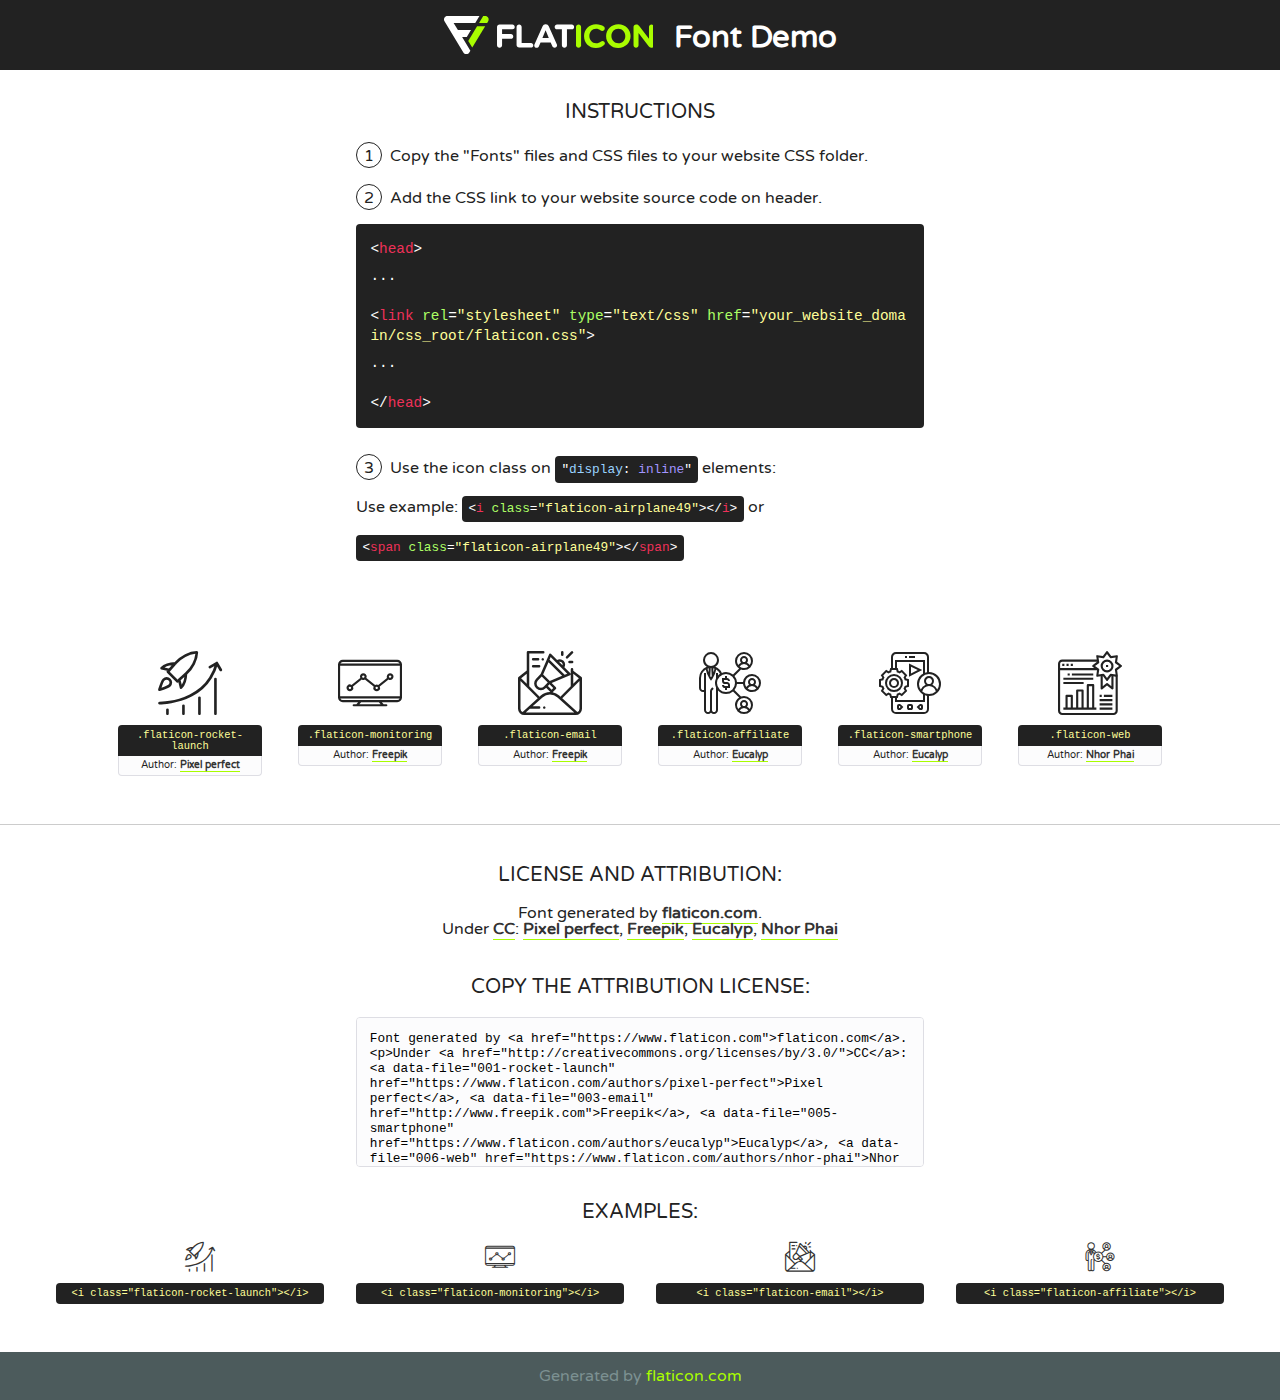
<file: assets/font/flaticon.html>
<!DOCTYPE html>
<!--
  Flaticon icon font: Flaticon
  Creation date: 12/06/2020 07:02
-->
<html>
<!DOCTYPE html>
<html>

<head>
    <title>Flaticon WebFont</title>
    <link href="http://fonts.googleapis.com/css?family=Varela+Round" rel="stylesheet" type="text/css" />
    <link rel="stylesheet" type="text/css" href="flaticon.css">
    <meta charset="UTF-8">
    <style>
    html, body, div, span, applet, object, iframe,
    h1, h2, h3, h4, h5, h6, p, blockquote, pre,
    a, abbr, acronym, address, big, cite, code,
    del, dfn, em, img, ins, kbd, q, s, samp,
    small, strike, strong, sub, sup, tt, var,
    b, u, i, center,
    dl, dt, dd, ol, ul, li,
    fieldset, form, label, legend,
    table, caption, tbody, tfoot, thead, tr, th, td,
    article, aside, canvas, details, embed, 
    figure, figcaption, footer, header, hgroup, 
    menu, nav, output, ruby, section, summary,
    time, mark, audio, video {
        margin: 0;
        padding: 0;
        border: 0;
        font-size: 100%;
        font: inherit;
        vertical-align: baseline;
    }
    /* HTML5 display-role reset for older browsers */
    article, aside, details, figcaption, figure, 
    footer, header, hgroup, menu, nav, section {
        display: block;
    }
    body {
        line-height: 1;
    }
    ol, ul {
        list-style: none;
    }
    blockquote, q {
        quotes: none;
    }
    blockquote:before, blockquote:after,
    q:before, q:after {
        content: '';
        content: none;
    }
    table {
        border-collapse: collapse;
        border-spacing: 0;
    }
    body {
        font-family: 'Varela Round', Helvetica, Arial, sans-serif;
        font-size: 16px;
        color: #222;
    }
    a {
        color: #333;
        border-bottom: 1px solid #a9fd00;
        font-weight: bold;
        text-decoration: none;
    }
    * {
        -moz-box-sizing: border-box;
        -webkit-box-sizing: border-box;
        box-sizing: border-box;
        margin: 0;
        padding: 0;
    }
    [class^="flaticon-"]:before, [class*=" flaticon-"]:before, [class^="flaticon-"]:after, [class*=" flaticon-"]:after {
        font-family: Flaticon;
        font-size: 30px;
        font-style: normal;
        margin-left: 20px;
        color: #333;
    }
    .wrapper {
        max-width: 600px;
        margin: auto;
        padding: 0 1em;
    }
    .title {
        font-size: 1.25em;
        text-align: center;
        margin-bottom: 1em;
        text-transform: uppercase;
    }
    header {
        text-align: center;
        background-color: #222;
        color: #fff;
        padding: 1em;
    }
    header .logo {
        width: 210px;
        height: 38px;
        display: inline-block;
        vertical-align: middle;
        margin-right: 1em;
        border: none;
    }
    header strong {
        font-size: 1.95em;
        font-weight: bold;
        vertical-align: middle;
        margin-top: 5px;
        display: inline-block;
    }
    .demo {
        margin: 2em auto;
        line-height: 1.25em;
    }
    .demo ul li {
        margin-bottom: 1em;
    }
    .demo ul li .num {
        color: #222;
        border-radius: 20px;
        display: inline-block;
        width: 26px;
        padding: 3px;
        height: 26px;
        text-align: center;
        margin-right: 0.5em;
        border: 1px solid #222;
    }
    .demo ul li code {
        background-color: #222;
        border-radius: 4px;
        padding: 0.25em 0.5em;
        display: inline-block;
        color: #fff;
        font-family: Consolas,Monaco,Lucida Console,Liberation Mono,DejaVu Sans Mono,Bitstream Vera Sans Mono,Courier New, monospace;
        font-weight: lighter;
        margin-top: 1em;
        font-size: 0.8em;
        word-break: break-all;
    }
    .demo ul li code.big {
        padding: 1em;
        font-size: 0.9em;
    }
    .demo ul li code .red {
        color: #EF3159;
    }
    .demo ul li code .green {
        color: #ACFF65;
    }
    .demo ul li code .yellow {
        color: #FFFF99;
    }
    .demo ul li code .blue {
        color: #99D3FF;
    }
    .demo ul li code .purple {
        color: #A295FF;
    }
    .demo ul li code .dots {
        margin-top: 0.5em;
        display: block;
    }
    #glyphs {
        border-bottom: 1px solid #ccc;
        padding: 2em 0;
        text-align: center;
    }
    .glyph {
        display: inline-block;
        width: 9em;
        margin: 1em;
        text-align: center;
        vertical-align: top;
        background: #FFF;
    }
    .glyph .glyph-icon {
        padding: 10px;
        display: block;
        font-family:"Flaticon";
        font-size: 64px;
        line-height: 1;
    }
    .glyph .glyph-icon:before {
        font-size: 64px;
        color: #222;
        margin-left: 0;
    }
    .class-name {
        font-size: 0.65em;
        background-color: #222;
        color: #fff;
        border-radius: 4px 4px 0 0;
        padding: 0.5em;
        color: #FFFF99;
        font-family: Consolas,Monaco,Lucida Console,Liberation Mono,DejaVu Sans Mono,Bitstream Vera Sans Mono,Courier New, monospace;
    }
    .author-name {
        font-size: 0.6em;
        background-color: #fcfcfd;
        border: 1px solid #DEDEE4;
        border-top: 0;
        border-radius: 0 0 4px 4px;
        padding: 0.5em;
    }
    .class-name:last-child {
        font-size: 10px;
        color:#888;
    }
    .class-name:last-child a {
        font-size: 10px;
        color:#555;
    }
    .class-name:last-child a:hover {
        color:#a9fd00;
    }
    .glyph > input {
        display: block;
        width: 100px;
        margin: 5px auto;
        text-align: center;
        font-size: 12px;
        cursor: text;
    }
    .glyph > input.icon-input {
        font-family:"Flaticon";
        font-size: 16px;
        margin-bottom: 10px;
    }
    .attribution .title {
        margin-top: 2em;
    }
    .attribution textarea {
        background-color: #fcfcfd;
        padding: 1em;
        border: none;
        box-shadow: none;
        border: 1px solid #DEDEE4;
        border-radius: 4px;
        resize: none;
        width: 100%;
        height: 150px;
        font-size: 0.8em;
        font-family: Consolas,Monaco,Lucida Console,Liberation Mono,DejaVu Sans Mono,Bitstream Vera Sans Mono,Courier New, monospace;
        -webkit-appearance: none;
    }
    .iconsuse {
        margin: 2em auto;
        text-align: center;
        max-width: 1200px;
    }
    .iconsuse:after {
        content: '';
        display: table;
        clear: both;
    }
    .iconsuse .image {
        float: left;
        width: 25%;
        padding: 0 1em;
    }
    .iconsuse .image p {
        margin-bottom: 1em;
    }
    .iconsuse .image span {
        display: block;
        font-size: 0.65em;
        background-color: #222;
        color: #fff;
        border-radius: 4px;
        padding: 0.5em;
        color: #FFFF99;
        margin-top: 1em;
        font-family: Consolas,Monaco,Lucida Console,Liberation Mono,DejaVu Sans Mono,Bitstream Vera Sans Mono,Courier New, monospace;
    }
    #footer {
        text-align: center;
        background-color: #4C5B5C;
        color: #7c9192;
        padding: 1em;
    }
    #footer a {
        border: none;
        color: #a9fd00;
        font-weight: normal;
    }
    @media (max-width: 960px) {
        .iconsuse .image {
            width: 50%;
        }
    }
    @media (max-width: 560px) {
        .iconsuse .image {
            width: 100%;
        }
    }
    </style>
</head>

<body class="characters-off">

    <header>
        <a href="https://www.flaticon.com" target="_blank" class="logo">
            <svg version="1.1" xmlns="http://www.w3.org/2000/svg" xmlns:xlink="http://www.w3.org/1999/xlink" xmlns:a="http://ns.adobe.com/AdobeSVGViewerExtensions/3.0/" viewBox="0 0 560.875 102.036" enable-background="new 0 0 560.875 102.036" xml:space="preserve">
                <defs>
                </defs>
                <g>
                    <g class="letters">
                        <path fill="#ffffff" d="M141.596,29.675c0-3.777,2.985-6.767,6.764-6.767h34.438c3.426,0,6.15,2.728,6.15,6.15
                        c0,3.43-2.724,6.149-6.15,6.149h-27.674v13.091h23.719c3.429,0,6.151,2.724,6.151,6.15c0,3.43-2.723,6.149-6.151,6.149h-23.719
                        v17.574c0,3.773-2.986,6.761-6.764,6.761c-3.779,0-6.764-2.989-6.764-6.761V29.675z"></path>
                        <path fill="#ffffff" d="M193.844,29.149c0-3.781,2.985-6.767,6.764-6.767c3.776,0,6.763,2.985,6.763,6.767v42.957h25.039
                        c3.426,0,6.149,2.726,6.149,6.153c0,3.425-2.723,6.15-6.149,6.15h-31.802c-3.779,0-6.764-2.986-6.764-6.768V29.149z"></path>
                        <path fill="#ffffff" d="M241.891,75.71l21.438-48.407c1.492-3.341,4.215-5.357,7.906-5.357h0.792
                        c3.686,0,6.323,2.017,7.815,5.357l21.439,48.407c0.436,0.967,0.701,1.845,0.701,2.723c0,3.602-2.809,6.501-6.414,6.501
                        c-3.161,0-5.269-1.845-6.499-4.655l-4.132-9.661h-27.059l-4.301,10.102c-1.144,2.631-3.426,4.214-6.237,4.214
                        c-3.517,0-6.24-2.81-6.24-6.325C241.1,77.64,241.451,76.677,241.891,75.71z M279.932,58.666l-8.521-20.297l-8.526,20.297H279.932
                        z"></path>
                        <path fill="#ffffff" d="M314.864,35.387H301.86c-3.429,0-6.239-2.813-6.239-6.238c0-3.429,2.811-6.24,6.239-6.24h39.533
                        c3.426,0,6.237,2.811,6.237,6.24c0,3.425-2.811,6.238-6.237,6.238h-13.001v42.785c0,3.773-2.99,6.761-6.764,6.761
                        c-3.779,0-6.764-2.989-6.764-6.761V35.387z"></path>
                        <path fill="#A9FD00" d="M352.615,29.149c0-3.781,2.985-6.767,6.767-6.767c3.774,0,6.761,2.985,6.761,6.767v49.024
                        c0,3.773-2.987,6.761-6.761,6.761c-3.781,0-6.767-2.989-6.767-6.761V29.149z"></path>
                        <path fill="#A9FD00" d="M374.132,53.836v-0.179c0-17.481,13.178-31.801,32.065-31.801c9.22,0,15.459,2.458,20.557,6.238
                        c1.402,1.054,2.637,2.985,2.637,5.357c0,3.692-2.985,6.59-6.681,6.59c-1.845,0-3.071-0.702-4.044-1.319
                        c-3.776-2.813-7.729-4.393-12.562-4.393c-10.364,0-17.831,8.611-17.831,19.154v0.173c0,10.542,7.291,19.329,17.831,19.329
                        c5.715,0,9.492-1.756,13.359-4.834c1.049-0.874,2.458-1.491,4.039-1.491c3.429,0,6.325,2.813,6.325,6.236
                        c0,2.106-1.056,3.78-2.282,4.834c-5.539,4.834-12.036,7.733-21.878,7.733C387.572,85.464,374.132,71.493,374.132,53.836z"></path>
                        <path fill="#A9FD00" d="M433.009,53.836v-0.179c0-17.481,13.79-31.801,32.766-31.801c18.981,0,32.592,14.143,32.592,31.628v0.173
                        c0,17.483-13.785,31.807-32.769,31.807C446.625,85.464,433.009,71.32,433.009,53.836z M484.224,53.836v-0.179
                        c0-10.539-7.725-19.326-18.626-19.326c-10.893,0-18.449,8.611-18.449,19.154v0.173c0,10.542,7.73,19.329,18.626,19.329
                        C476.676,72.986,484.224,64.378,484.224,53.836z"></path>
                        <path fill="#A9FD00" d="M506.233,29.321c0-3.774,2.99-6.763,6.767-6.763h1.401c3.252,0,5.183,1.583,7.029,3.953l26.093,34.265
                        V29.059c0-3.692,2.99-6.677,6.681-6.677c3.683,0,6.671,2.985,6.671,6.677v48.934c0,3.78-2.987,6.765-6.764,6.765h-0.436
                        c-3.257,0-5.188-1.581-7.034-3.953l-27.056-35.492v32.944c0,3.687-2.985,6.676-6.678,6.676c-3.683,0-6.673-2.989-6.673-6.676
                        V29.321z"></path>
                    </g>
                    <g class="insignia">
                        <path fill="#ffffff" d="M48.372,56.137h12.517l11.156-18.537H37.186L25.688,18.539h57.825L94.668,0H9.271
                        C5.925,0,2.842,1.801,1.198,4.716c-1.644,2.907-1.593,6.482,0.134,9.343l50.38,83.501c1.678,2.781,4.689,4.476,7.938,4.476
                        c3.246,0,6.257-1.695,7.935-4.476l2.898-4.804L48.372,56.137z"></path>
                        <g class="i">
                            <path fill="#A9FD00" d="M93.575,18.539h0.031v0.004l21.652,0.004l2.705-4.488c1.727-2.861,1.778-6.436,0.133-9.343
                            C116.454,1.801,113.371,0,110.026,0h-5.294L93.575,18.539z"></path>
                            <polygon fill="#A9FD00" points="88.291,27.356 64.725,66.486 75.519,84.404 109.942,27.356"></polygon>
                        </g>
                    </g>
                </g>
            </svg>
        </a>
        <strong>Font Demo</strong>
    </header>


    <section class="demo wrapper">

        <p class="title">Instructions</p>

        <ul>
            <li>
                <span class="num">1</span>Copy the "Fonts" files and CSS files to your website CSS folder.
            </li>
            <li>
                <span class="num">2</span>Add the CSS link to your website source code on header.
                <code class="big">
                    &lt;<span class="red">head</span>&gt;
                    <br/><span class="dots">...</span>
                    <br/>&lt;<span class="red">link</span> <span class="green">rel</span>=<span class="yellow">"stylesheet"</span> <span class="green">type</span>=<span class="yellow">"text/css"</span> <span class="green">href</span>=<span class="yellow">"your_website_domain/css_root/flaticon.css"</span>&gt;
                    <br/><span class="dots">...</span>
                    <br/>&lt;/<span class="red">head</span>&gt;
                </code>
            </li>

            <li>
                <p>
                    <span class="num">3</span>Use the icon class on <code>"<span class="blue">display</span>:<span class="purple"> inline</span>"</code> elements:
                    <br />
                    Use example: <code>&lt;<span class="red">i</span> <span class="green">class</span>=<span class="yellow">&quot;flaticon-airplane49&quot;</span>&gt;&lt;/<span class="red">i</span>&gt;</code> or <code>&lt;<span class="red">span</span> <span class="green">class</span>=<span class="yellow">&quot;flaticon-airplane49&quot;</span>&gt;&lt;/<span class="red">span</span>&gt;</code>
            </li>
        </ul>

    </section>




   <section id="glyphs">          
    
      
        <div class="glyph"><div class="glyph-icon flaticon-rocket-launch"></div>
            <div class="class-name">.flaticon-rocket-launch</div>
            <div class="author-name">Author: <a data-file="001-rocket-launch" href="https://www.flaticon.com/authors/pixel-perfect">Pixel perfect</a> </div> 
        </div>        
        
        <div class="glyph"><div class="glyph-icon flaticon-monitoring"></div>
            <div class="class-name">.flaticon-monitoring</div>
            <div class="author-name">Author: <a data-file="002-monitoring" href="http://www.freepik.com">Freepik</a> </div> 
        </div>        
        
        <div class="glyph"><div class="glyph-icon flaticon-email"></div>
            <div class="class-name">.flaticon-email</div>
            <div class="author-name">Author: <a data-file="003-email" href="http://www.freepik.com">Freepik</a> </div> 
        </div>        
        
        <div class="glyph"><div class="glyph-icon flaticon-affiliate"></div>
            <div class="class-name">.flaticon-affiliate</div>
            <div class="author-name">Author: <a data-file="004-affiliate" href="https://www.flaticon.com/authors/eucalyp">Eucalyp</a> </div> 
        </div>        
        
        <div class="glyph"><div class="glyph-icon flaticon-smartphone"></div>
            <div class="class-name">.flaticon-smartphone</div>
            <div class="author-name">Author: <a data-file="005-smartphone" href="https://www.flaticon.com/authors/eucalyp">Eucalyp</a> </div> 
        </div>        
        
        <div class="glyph"><div class="glyph-icon flaticon-web"></div>
            <div class="class-name">.flaticon-web</div>
            <div class="author-name">Author: <a data-file="006-web" href="https://www.flaticon.com/authors/nhor-phai">Nhor Phai</a> </div> 
        </div>        
        

    </section>



    <section class="attribution wrapper"   style="text-align:center;">

      <div class="title">License and attribution:</div><div class="attrDiv">Font generated by <a href="https://www.flaticon.com">flaticon.com</a>. <div><p>Under <a href="http://creativecommons.org/licenses/by/3.0/">CC</a>: <a data-file="001-rocket-launch" href="https://www.flaticon.com/authors/pixel-perfect">Pixel perfect</a>, <a data-file="003-email" href="http://www.freepik.com">Freepik</a>, <a data-file="005-smartphone" href="https://www.flaticon.com/authors/eucalyp">Eucalyp</a>, <a data-file="006-web" href="https://www.flaticon.com/authors/nhor-phai">Nhor Phai</a></p>  </div>
      </div>
      <div class="title">Copy the Attribution License:</div>

    <textarea onclick="this.focus();this.select();">Font generated by &lt;a href=&quot;https://www.flaticon.com&quot;&gt;flaticon.com&lt;/a&gt;. <p>Under <a href="http://creativecommons.org/licenses/by/3.0/">CC</a>: <a data-file="001-rocket-launch" href="https://www.flaticon.com/authors/pixel-perfect">Pixel perfect</a>, <a data-file="003-email" href="http://www.freepik.com">Freepik</a>, <a data-file="005-smartphone" href="https://www.flaticon.com/authors/eucalyp">Eucalyp</a>, <a data-file="006-web" href="https://www.flaticon.com/authors/nhor-phai">Nhor Phai</a></p>  
     </textarea>

    </section>

    <section class="iconsuse">

          <div class="title">Examples:</div>            
             
            <div class="image">
                <p>
                    <i class="glyph-icon flaticon-rocket-launch"></i> 
                    <span>&lt;i class=&quot;flaticon-rocket-launch&quot;&gt;&lt;/i&gt;</span>
                </p>
            </div>
            
            <div class="image">
                <p>
                    <i class="glyph-icon flaticon-monitoring"></i> 
                    <span>&lt;i class=&quot;flaticon-monitoring&quot;&gt;&lt;/i&gt;</span>
                </p>
            </div>
            
            <div class="image">
                <p>
                    <i class="glyph-icon flaticon-email"></i> 
                    <span>&lt;i class=&quot;flaticon-email&quot;&gt;&lt;/i&gt;</span>
                </p>
            </div>
            
            <div class="image">
                <p>
                    <i class="glyph-icon flaticon-affiliate"></i> 
                    <span>&lt;i class=&quot;flaticon-affiliate&quot;&gt;&lt;/i&gt;</span>
                </p>
            </div>
                       
        </div>
                            
    </section>

<div id="footer">
    <div>Generated by <a href="https://www.flaticon.com">flaticon.com</a>
    </div>
</div>



</body>
</html>
</file>
<file: assets/css/style.css>
/* ************************************************************
:: Template Name: Digimax - SEO & Digital Marketing Agency HTML Template
:: Template URI: http://theme-land.com/digimax
:: Template Author Name: theme_land
:: Template Author URI: hridoy1272@gmail.com
:: Version: 1.0.0
:: Created: 13 Aug 2020
************************************************************ 
*
*
******* :: INDEX OF CSS :: *******
:: 1.0 WEB FONTS
:: 2.0 IMPORT ALL CSS
:: 3.0 GLOBAL CSS
:: 4.0 COMMON CSS
:: 5.0 PRELOADER CSS
:: 6.0 SCROLL TO TOP AREA CSS
:: 7.0 HEADER AREA CSS
:: 8.0 WELCOME AREA CSS
    :: 8.1 WELCOME AREA HOMEPAGE-2 CSS
    :: 8.2 WELCOME AREA HOMEPAGE-3 CSS
    :: 8.3 WELCOME AREA HOMEPAGE-4 CSS
    :: 8.4 WELCOME AREA HOMEPAGE-5 CSS
:: 9.0 PROMO AREA CSS
:: 10.0 CONTENT AREA CSS
:: 11.0 SERVICE AREA CSS
:: 12.0 PORTFOLIO AREA CSS
:: 13.0 VIDEO AREA CSS
:: 14.0 PRICE PLAN AREA CSS
:: 15.0 FAQ AREA CSS
:: 16.0 REVIEWS AREA CSS
:: 17.0 TEAM AREA CSS
:: 18.0 BLOG AREA CSS
:: 19.0 BREADCRUMB AREA CSS
:: 20.0 BLOG PAGE AREA CSS
:: 21.0 BLOG PAGE DETAILS AREA CSS
:: 22.0 CONTACT AREA CSS
:: 23.0 FOOTER AREA CSS
:: 24.0 ERROR AREA CSS
:: 25.0 RTL AREA CSS
****************************** */

/* ******************************
:: 1.0 WEB FONTS
****************************** */
@import url('https://fonts.googleapis.com/css2?family=Poppins:wght@400;500;600;700;900&family=Roboto:wght@300;400&display=swap');

/* ******************************
:: 2.0 IMPORT ALL CSS
****************************** */
@import url(bootstrap.min.css);
@import url(all.min.css);
@import url(../font/flaticon.css);
@import url(animate.min.css);
@import url(aos.css);
@import url(owl.carousel.min.css);
@import url(jquery.fancybox.min.css);

/* ******************************
:: 3.0 GLOBAL CSS
****************************** */
* {
    margin: 0;
    padding: 0;
}

body {
    font-family: 'Poppins', sans-serif;
    font-size: 14px;
    line-height: 24px;
    font-weight: 400;
    color: #222;
}

.main {
    background: #fff;
}

section,
.section {
    position: relative;
}

.container {
    width: 100%;
    margin: 0 auto;
}

h1,
h2,
h3,
h4,
h5,
h6 {
    font-weight: 600;
    color: #222;
    margin-bottom: 0;
}

h1 {
    font-size: 4em;
    font-weight: 600;
    line-height: 1.2;
}

h2 {
    font-size: 40px;
    line-height: 1.3;
}

h3 {
    font-size: 20px;
    line-height: 1.2;
}

h4 {
    font-size: 20px;
}

h5 {
    font-size: 16px;
}

h6 {
    font-size: 14px;
    font-weight: 400;
}

p {
    font-family: "Poppins", sans-serif;
    font-size: 16px;
    font-weight: 400;
    line-height: 24px;
    color: #565656;
    margin-bottom: 0;
}

a {
    color: #444;
    -webkit-transition: all 0.3s ease 0s;
    transition: all 0.3s ease 0s;
}

a:hover,
a:focus {
    color: #0449c4;
}

a,
a:hover,
a:focus,
.btn:focus {
    text-decoration: none;
    outline: none;
    -webkit-box-shadow: none;
    box-shadow: none;
}

.text-body > a {
    text-decoration: underline;
    color: #212529;
}

ol,
ul {
    margin: 0;
    padding: 0;
}

ol li,
ul li {
    list-style: none;
}

img {
    height: auto;
    max-width: 100%;
}

/* ******************************
:: 4.0 COMMON CSS
****************************** */
.fw-3 {
    font-weight: 300;
}

.fw-4 {
    font-weight: 400;
}

.fw-5 {
    font-weight: 500;
}

.fw-6 {
    font-weight: 600;
}

.fw-7 {
    font-weight: 700;
}

.op-5 {
    opacity: 0.5;
}

.avatar-sm {
    height: 3rem;
    width: 3rem;
}

.avatar-md {
    height: 4rem;
    width: 4rem;
}

.avatar-lg {
    height: 5rem;
    width: 5rem;
}

.text-underlined,
.text-underlined:hover,
.text-underlined:focus {
    text-decoration: underline;
}

.text-primary {
    color: #7c4fe0 !important;
}

.text-secondary {
    color: #666 !important;
}

.form-control {
    font-size: 15px;
    height: 60px;
    border: none;
    outline: none;
    padding-left: 20px;
    border-radius: 8px;
    -webkit-box-shadow: 0 1px 5px rgba(0, 0, 0, 0.1);
    box-shadow: 0 1px 5px rgba(0, 0, 0, 0.1);
}

.form-control:focus {
    border: none;
    outline: none;
    -webkit-box-shadow: 0 5px 10px rgba(0, 0, 0, 0.1);
    box-shadow: 0 5px 10px rgba(0, 0, 0, 0.1);
}

.featured-icon > span::before {
    font-size: 4.25rem;
    line-height: 1;
    color: #777;
    margin: 0;
}

.radius-100 {
    border-radius: 100px !important;
}

.h-100vh {
    height: 100vh;
}

.owl-carousel .owl-item img {
    width: auto;
}

.owl-prev:focus,
.owl-next:focus {
    outline: none;
}

/*SECTION HEADING*/
.section-heading {
    margin-bottom: 80px;
}

.section-heading > span {
    color: #222;
}

.section-heading > h2 {
    display: inline-block;
    font-size: 56px;
    font-weight: 700;
    line-height: 1em;
    letter-spacing: -1.6px;
}

@media (max-width: 991px) {
    .section-heading > h2 {
        font-size: 50px;
    }
}

@media (max-width: 575px) {
    .section-heading > h2 {
        font-size: 42px;
    }
}

/*SECTION PADDING*/
.pt_0 {
    padding-top: 0;
}

.ptb_50 {
    padding: 50px 0;
}

.ptb_100 {
    padding: 100px 0;
}

.ptb_150 {
    padding: 150px 0;
}

.ptb_180 {
    padding: 180px 0;
}

/*BUTTONS*/
.btn {
    font-size: 15px;
    font-weight: 500;
    color: #fff;
    line-height: 1;
    text-align: center;
    padding: 14px 30px;
    border: 0 none;
    border-radius: 100px;
    outline: 0 none;
    position: relative;
    z-index: 1;
}

.btn:hover,
.btn:focus,
.btn:active,
.btn.active {
    color: #fff;
    -webkit-box-shadow: 0 10px 25px rgba(0, 0, 0, 0.1);
    box-shadow: 0 10px 25px rgba(0, 0, 0, 0.1);
}

.btn.btn-bordered {
    background: transparent none repeat scroll 0 0;
    color: #444;
}

.btn.btn-bordered:hover,
.btn.btn-bordered:focus,
.btn.btn-bordered.active {
    color: #fff;
}

.btn.btn-bordered:before,
.btn.btn-bordered-white:after {
    position: absolute;
    content: "";
    height: calc(100% + 4px);
    width: calc(100% + 4px);
    top: -2px;
    left: -2px;
    border-radius: 100px;
    -webkit-transition: all 0.3s ease 0s;
    transition: all 0.3s ease 0s;
}

.btn.btn-bordered:before {
    z-index: -2;
}

.btn.btn-bordered:after {
    position: absolute;
    content: "";
    height: 100%;
    width: 100%;
    top: 0;
    left: 0;
    border-radius: 100px;
    background: #fff none repeat scroll 0 0;
    -webkit-transition: all 0.3s ease 0s;
    transition: all 0.3s ease 0s;
    z-index: -1;
}

.btn.btn-bordered:hover:after,
.btn.btn-bordered:focus:after,
.btn.btn-bordered.active:after {
    opacity: 0;
    -ms-filter: "progid:DXImageTransform.Microsoft.Alpha(Opacity=0)";
}

.btn.btn-bordered-white {
    background: transparent none repeat scroll 0 0;
    border: 2px solid #fff;
}

.btn.btn-bordered-white:hover,
.btn.btn-bordered-white:focus,
.btn.btn-bordered-white.active {
    border-color: transparent;
    outline: 0 none;
}

.btn.btn-bordered-white:after {
    opacity: 0;
    -ms-filter: "progid:DXImageTransform.Microsoft.Alpha(Opacity=0)";
    z-index: -1;
}

.btn.btn-bordered-white:hover:after,
.btn.btn-bordered-white:focus:after,
.btn.btn-bordered-white.active:after {
    opacity: 1;
    -ms-filter: "progid:DXImageTransform.Microsoft.Alpha(Opacity=100)";
}

.button-group {
    margin-top: 30px;
}

.button-group a {
    margin-right: 10px;
}

.button-group a:last-child {
    margin-right: 0;
}

.service-btn {
    position: relative;
    display: inline-block;
    font-weight: 500;
}

.homepage-5 .service-btn {
    color: rgba(255, 255, 255, .54);
}

.service-btn::after {
    position: absolute;
    content: '';
    height: 2px;
    width: 100%;
    background-color: #0449c4;
    border-radius: 4px;
    bottom: 0;
    left: 0;
    -webkit-transform: scaleX(0);
    transform: scaleX(0);
    -webkit-transform-origin: right;
    transform-origin: right;
    -webkit-transition: -webkit-transform 0.3s ease-in 0s;
    transition: -webkit-transform 0.3s ease-in 0s;
    transition: transform 0.3s ease-in 0s;
    transition: transform 0.3s ease-in 0s, -webkit-transform 0.3s ease-in 0s;
}

.service-btn:hover::after {
    -webkit-transform: scaleX(1);
    transform: scaleX(1);
    -webkit-transform-origin: left;
    transform-origin: left;
}

/*BG SHAPE*/
.shape {
    position: absolute;
    width: 100%;
    left: 0;
    top: 0;
    line-height: 0;
    direction: ltr;
    overflow: hidden;
    z-index: -1;
}

.shape-top {
    top: -1px;
}

.shape-1 svg {
    display: block;
    width: calc(122% + 1.3px);
    height: 134px;
    position: relative;
    left: 50%;
    -webkit-transform: translateX(-50%);
    transform: translateX(-50%);
}

.shape-bottom {
    bottom: -1px;
    -webkit-transform: rotate(180deg);
    transform: rotate(180deg);
}

.shape-bottom svg {
    display: block;
    height: 275px;
    width: calc(228% + 1.3px);
    position: relative;
    left: 50%;
    -webkit-transform: translateX(-50%);
    transform: translateX(-50%);
}

.homepage-2 .welcome-area .shape-bottom {
    top: auto;
    -webkit-transform: inherit;
    transform: inherit;
}

.homepage-2 .welcome-area .shape-bottom svg {
    height: 126px;
    width: calc(118% + 1.3px);
}

@media (max-width: 991px) {
    .shape-bottom svg {
        height: 112px;
    }

    .homepage-2 .welcome-area .shape-bottom svg {
        height: 68px;
    }
}

@media (max-width: 575px) {
    .homepage-2 .welcome-area .shape-bottom svg {
        height: 41px;
    }
}

.bg-shape {
    position: absolute;
    height: 190%;
    width: 100%;
    display: block;
    border-radius: 120px;
    background: linear-gradient(-47deg, #8731E8 0%, #4528DC 100%);
    bottom: 0;
    right: 0;
    -webkit-transform: translate(35%, -28%) rotate(-35deg);
    transform: translate(35%, -28%) rotate(-35deg);
    z-index: 0;
}

@media (max-width: 991px) {
    .bg-shape {
        height: 130%;
    }
}

/*BACKGROUND OVERLAY*/
.bg-overlay,
.overlay-dark {
    position: relative;
    z-index: 0;
}

.bg-overlay::after,
.overlay-dark:after {
    position: absolute;
    content: '';
    height: 100%;
    width: 100%;
    top: 0;
    left: 0;
}

.bg-overlay::after {
    opacity: 0.75;
    z-index: -1;
}

.overlay-dark::after {
    background-color: rgba(16, 16, 45, 1);
    opacity: 0.95;
    -ms-filter: "progid:DXImageTransform.Microsoft.Alpha(Opacity=85)";
    z-index: -1;
}

/*BACKGROUND COLORS*/
.color-1 {
    color: #5f06ee;
}

.color-2 {
    color: #26c6da;
}

.color-3 {
    color: #fc573b;
}

.color-4 {
    color: #006931;
}

.color-5 {
    color: #ffd200;
}

.color-6 {
    color: #ff9d45;
}

.color-1.bg-hover:hover::after,
.color-1.bg-hover.active::after {
    background-color: #5f06ee;
}

.color-2.bg-hover:hover::after,
.color-2.bg-hover.active::after {
    background-color: #26c6da;
}

.color-3.bg-hover:hover::after,
.color-3.bg-hover.active::after {
    background-color: #fc573b;
}

.color-4.bg-hover:hover::after,
.color-4.bg-hover.active::after {
    background-color: #006931;
}

.color-5.bg-hover:hover::after,
.color-5.bg-hover.active::after {
    background-color: #ffd200;
}

.color-6.bg-hover:hover::after,
.color-6.bg-hover.active::after {
    background-color: #ff9d45;
}

.text-muted {
    color: #888 !important;
}

.bg-grey {
    background-color: #f4f4f4;
}

.bg-inherit {
    background: inherit !important;
}

.bg-overlay::after {
    background: -webkit-radial-gradient(50% 50%, circle closest-side, #af52ed 0%, #8830df 100%);
}

.breadcrumb-area.bg-overlay::after {
    background: linear-gradient(-45deg, #af52ed 0%, #8830df 100%);
}

.btn,
.btn:active,
.btn.btn-bordered:before,
.btn.btn-bordered-white:after {
    background: linear-gradient(-45deg, #af52ed 0%, #8830df 100%);
}

/*SOCIAL ICONS*/
.social-icons > a {
    margin: 5px;
    width: 45px;
    height: 45px;
    font-size: 20px;
    color: #fff;
    border-radius: 3px;
    overflow: hidden;
    -webkit-transition: all 0.3s ease 0s;
    transition: all 0.3s ease 0s;
}

.social-icons svg {
    display: block;
    height: 100%;
    line-height: 45px;
    margin: 0 auto;
    -webkit-transition: all 0.3s ease 0s;
    transition: all 0.3s ease 0s;
}

.social-icons > a:hover svg:first-child {
    margin-top: -45px;
}

.social-icons > a.facebook {
    background-color: #3b5999 !important;
}

.social-icons > a.twitter {
    background-color: #55acee !important;
}

.social-icons > a.google-plus {
    background-color: #dd4b39 !important;
}

.social-icons > a.vine {
    background-color: #00b489 !important;
}

/*BACKGROUND IMAGES*/
.welcome-area {
    background: rgba(0, 0, 0, 0) url("../img/bg/welcome_bg.jpg") no-repeat fixed center center / cover;
}

.homepage-2 .welcome-area {
    background: rgba(0, 0, 0, 0) url("../img/bg/welcome_bg_2.png") no-repeat scroll center center / cover;
}

.homepage-3 .welcome-area {
    background: rgba(0, 0, 0, 0) url("../img/bg/welcome_bg_3.jpg") no-repeat scroll center center / cover;
}

.homepage-4 .welcome-area {
    background: rgba(0, 0, 0, 0) url("../img/bg/welcome_bg_4.jpg") no-repeat fixed center center / cover;
}

.cta-area {
    background: rgba(0, 0, 0, 0) url("../img/bg/cta_bg.jpg") no-repeat fixed center center / cover;
}

.breadcrumb-area {
    background: rgba(0, 0, 0, 0) url("../img/bg/inner_bg.jpg") no-repeat fixed center center / cover;
}

.blog .breadcrumb-area {
    background: rgba(0, 0, 0, 0) url("../img/bg/blog_bg.jpg") no-repeat fixed center center / cover;
}

.error-page {
    background: rgba(0, 0, 0, 0) url("../img/bg/error_bg.png") repeat-x fixed left top / cover;
}

.error-page .stars {
    background: rgba(0, 0, 0, 0) url("../img/bg/stars.svg") repeat fixed left top / contain;
}

/* ******************************
:: 5.0 PRELOADER AREA CSS
****************************** */
.digimax-preloader {
    position: fixed;
    top: 0;
    left: 0;
    height: 100%;
    width: 100%;
    display: -webkit-box;
    display: -ms-flexbox;
    display: flex;
    -webkit-box-pack: center;
    -ms-flex-pack: center;
    justify-content: center;
    -webkit-box-align: center;
    -ms-flex-align: center;
    align-items: center;
    cursor: default;
    z-index: 9000;
}

.digimax-preloader .preloader-animation {
    z-index: 1000;
}

.preloader-animation .spinner {
    height: 9em;
    width: 9em;
    margin: 0 auto 3.5em auto;
    border: 3px solid rgba(0, 0, 0, 0.2);
    border-top-color: #000000;
    border-radius: 50%;
    -webkit-animation: spinner 1s infinite linear;
    animation: spinner 1s infinite linear;
}

.preloader-animation .loader {
    font: bold 5em "Poppins", sans-serif;
    text-align: center;
    -webkit-user-select: none;
    -moz-user-select: none;
    -ms-user-select: none;
    user-select: none;
}

.preloader-animation .loader .animated-letters {
    position: relative;
    color: rgba(0, 0, 0, 0.2);
}

.loader .animated-letters:before {
    position: absolute;
    content: attr(data-text-preloader);
    top: -3px;
    left: 0;
    color: #000000;
    opacity: 0;
    -webkit-transform: rotateY(-90deg);
    transform: rotateY(-90deg);
    -webkit-animation: animated-letters 4s infinite;
    animation: animated-letters 4s infinite;
}

.loader .animated-letters:nth-child(2):before {
    -webkit-animation-delay: 0.2s;
    animation-delay: 0.2s;
}

.loader .animated-letters:nth-child(3):before {
    -webkit-animation-delay: 0.4s;
    animation-delay: 0.4s;
}

.loader .animated-letters:nth-child(4):before {
    -webkit-animation-delay: 0.6s;
    animation-delay: 0.6s;
}

.loader .animated-letters:nth-child(5):before {
    -webkit-animation-delay: 0.8s;
    animation-delay: 0.8s;
}

.loader .animated-letters:nth-child(6):before {
    -webkit-animation-delay: 1s;
    animation-delay: 1s;
}

.loader .animated-letters:nth-child(7):before {
    -webkit-animation-delay: 1.2s;
    animation-delay: 1.2s;
}

.loader .animated-letters:nth-child(8):before {
    -webkit-animation-delay: 1.4s;
    animation-delay: 1.4s;
}

.digimax-preloader p {
    font-family: "Poppins", sans-serif;
    letter-spacing: 8px;
    color: #3b3b3b;
}

.digimax-preloader .loader-animation {
    position: fixed;
    top: 0;
    left: 0;
    height: 100%;
    width: 100%;
    font-size: 0;
    z-index: 1;
    pointer-events: none;
}

.single-loader .loader-bg {
    height: 100%;
    width: 100%;
    left: 0;
    background-color: #ffffff;
    -webkit-transition: all 800ms cubic-bezier(0.77, 0, 0.175, 1);
    transition: all 800ms cubic-bezier(0.77, 0, 0.175, 1);
}

.digimax-preloader.loaded .preloader-animation {
    opacity: 0;
    -webkit-transition: 0.3s ease-out;
    transition: 0.3s ease-out;
}

.digimax-preloader.loaded .single-loader .loader-bg {
    width: 0;
    -webkit-transition: 0.7s all cubic-bezier(0.1, 0.1, 0.1, 1);
    transition: 0.7s all cubic-bezier(0.1, 0.1, 0.1, 1);
}

@-webkit-keyframes spinner {
    to {
        -webkit-transform: rotateZ(360deg);
        transform: rotateZ(360deg);
    }
}

@keyframes spinner {
    to {
        -webkit-transform: rotateZ(360deg);
        transform: rotateZ(360deg);
    }
}

@-webkit-keyframes animated-letters {

    0%,
    75%,
    100% {
        opacity: 0;
        -webkit-transform: rotateY(-90deg);
        transform: rotateY(-90deg);
    }

    25%,
    50% {
        opacity: 1;
        -webkit-transform: rotateY(0deg);
        transform: rotateY(0deg);
    }
}

@keyframes animated-letters {

    0%,
    75%,
    100% {
        opacity: 0;
        -webkit-transform: rotateY(-90deg);
        transform: rotateY(-90deg);
    }

    25%,
    50% {
        opacity: 1;
        -webkit-transform: rotateY(0deg);
        transform: rotateY(0deg);
    }
}

@media screen and (max-width: 767px) {
    .preloader-animation .spinner {
        height: 8em;
        width: 8em;
    }

    .preloader-animation .loader {
        font: bold 3.5em "Poppins", sans-serif;
    }
}

@media screen and (max-width: 500px) {
    .preloader-animation .spinner {
        height: 7em;
        width: 7em;
    }

    .preloader-animation .loader {
        font: bold 2em "Poppins", sans-serif;
    }
}

/* ******************************
:: 6.0 SCROLL TO TOP AREA CSS
****************************** */
#scrollUp {
    position: fixed;
    right: 2%;
    bottom: 3%;
    height: 50px;
    width: 50px;
    line-height: 45px;
    border-radius: 50%;
    background-color: #191919;
    text-align: center;
    cursor: pointer;
    z-index: 500;
    display: none;
    -webkit-transition: all 0.3s ease 0s;
    transition: all 0.3s ease 0s;
}

#scrollUp > svg {
    display: block;
    height: 100%;
    font-size: 20px;
    color: #fff;
    margin: 0 auto;
}

#scrollUp:hover {
    -webkit-transform: scale(1.2);
    transform: scale(1.2);
}

/* ******************************
:: 7.0 HEADER AREA CSS
****************************** */
header {
    position: relative;
    z-index: 999;
}

.navbar-sticky {
    top: 0;
    background-color: #fff;
    -webkit-box-shadow: rgba(0, 0, 0, 0.1) 0px 0px 20px;
    box-shadow: rgba(0, 0, 0, 0.1) 0px 0px 20px;
    -webkit-transition: all .15s ease-out 0s !important;
    transition: all .15s ease-out 0s !important;
}

.navbar-sticky.hidden {
    -webkit-transform: translate3d(0, -101%, 0) !important;
    transform: translate3d(0, -101%, 0) !important;
}

.navbar-sticky.visible {
    -webkit-transform: translate3d(0, 0, 0) !important;
    transform: translate3d(0, 0, 0) !important;
}

.navbar-expand {
    position: fixed;
    width: 100%;
    top: 0;
    padding: 20px 25px;
    pointer-events: initial;
    z-index: 2;
}

.navbar-expand.relative {
    position: relative;
}

.navbar-expand .navbar-nav {
    display: inline-block;
}

.navbar-expand .navbar-nav.toggle {
    display: none;
}

.navbar-expand .navbar-nav.toggle .toggle-icon {
    font-size: 20px;
}

.navbar .navbar-brand-sticky {
    display: none;
}

.navbar-sticky .navbar-brand-regular {
    display: none;
}

.navbar-sticky .navbar-brand-sticky {
    display: inline;
}

.navbar-sticky.hide {
    -webkit-transform: translateY(-100%) !important;
    transform: translateY(-100%) !important;
}

.navbar-expand .navbar-nav .nav-item {
    display: -webkit-inline-box;
    display: -ms-inline-flexbox;
    display: inline-flex;
}

.navbar-expand .navbar-nav ul .nav-item {
    display: block;
}

.navbar-expand .navbar-nav .nav-link {
    display: -webkit-box;
    display: -ms-flexbox;
    display: flex;
    -webkit-box-align: center;
    -ms-flex-align: center;
    align-items: center;
    font-size: 1rem;
    font-weight: 600;
    color: #fff;
    padding-right: 1rem;
    padding-left: 1rem;
}

.navbar-expand .navbar-nav .nav-link:hover {
    color: rgba(255, 255, 255, .75);
}

.navbar-expand.navbar-sticky .navbar-nav .nav-link,
.navbar-expand.navbar-light .navbar-nav .nav-link {
    color: #2c2e30;
}

.navbar-expand .navbar-nav .dropdown-menu .nav-link {
    -webkit-box-pack: justify;
    -ms-flex-pack: justify;
    justify-content: space-between;
    font-size: 0.9125rem;
    color: #2c2e30;
    padding: 0.625rem 1.25rem;
}

.dropdown .dropdown-menu {
    display: block;
    min-width: 14.375rem;
    margin: 0;
    padding: 0.625rem 0;
    border: none;
    -webkit-box-shadow: 0px 0px 15px 0px rgba(0, 0, 0, 0.1);
    box-shadow: 0px 0px 15px 0px rgba(0, 0, 0, 0.1);
    visibility: hidden;
    opacity: 0;
}

.dropdown:hover > .dropdown-menu {
    visibility: visible;
    opacity: 1;
    -webkit-transition-timing-function: ease;
    transition-timing-function: ease;
    -webkit-transition-duration: .4s;
    transition-duration: .4s;
    -webkit-transition-property: opacity, -webkit-transform;
    transition-property: opacity, -webkit-transform;
    transition-property: opacity, transform;
    transition-property: opacity, transform, -webkit-transform;
}

.dropdown-menu .dropdown-menu {
    top: -8px;
    left: 100%;
}

.menu .items {
    width: calc(100% + 15px);
}

.menu .navbar-nav {
    line-height: 1;
}

.menu .dropdown .dropdown-menu {
    margin: 10px 0 15px 0;
    padding: 0 0 0 15px;
    -webkit-box-shadow: none;
    box-shadow: none;
    display: none;
    visibility: visible;
    opacity: 1;
}

.menu .dropdown .dropdown-menu.show {
    display: block;
}

.menu .dropdown-menu .dropdown-menu {
    position: relative;
    top: initial;
    left: initial;
}

.menu .nav-link {
    margin: 0 5px;
    padding: 10px 5px;
}

.menu .dropdown .dropdown-menu .nav-item .nav-link {
    font-size: 1rem;
    background: none;
    margin: 0 5px 16px;
    padding: 0;
}

.menu .nav-link:first-child {
    padding-left: 0;
    padding-right: 0;
    display: -webkit-box;
    display: -ms-flexbox;
    display: flex;
    -webkit-box-pack: justify;
    -ms-flex-pack: justify;
    justify-content: space-between;
    -webkit-box-align: center;
    -ms-flex-align: center;
    align-items: center;
    font-size: 1.5rem;
    font-weight: 600;
    color: #2c2e30;
}

.modal-open {
    overflow-x: hidden;
    overflow-y: hidden;
}

.dialog-animated {
    min-height: 100%;
    margin: 0 0 0 auto;
}

.modal.fade .modal-dialog.dialog-animated {
    -webkit-transform: translate(100%, 0)scale(1);
    transform: translate(100%, 0)scale(1);
    -webkit-box-shadow: 0px 0px 15px 0px rgba(0, 0, 0, 0.1);
    box-shadow: 0px 0px 15px 0px rgba(0, 0, 0, 0.1);
    height: 100%;
}

.modal.fade.show .modal-dialog.dialog-animated {
    height: 100%;
    -webkit-transform: translate(0, 0);
    transform: translate(0, 0);
}

.modal-content {
    border: none;
    border-radius: 0;
    overflow-x: hidden;
}

.modal-header {
    -webkit-box-align: center;
    -ms-flex-align: center;
    align-items: center;
    padding: 2rem;
    border: none;
    font-weight: 600;
    border-radius: 0;
}

.modal-header .icon-close {
    font-size: 24px;
    cursor: pointer;
}

.modal-body {
    display: -webkit-box;
    display: -ms-flexbox;
    display: flex;
    -webkit-box-align: center;
    -ms-flex-align: center;
    align-items: center;
    padding: 2rem;
}

.search-title {
    font-size: 45px;
    font-weight: 700;
    line-height: 1em;
    letter-spacing: -1.6px;
}

/* ******************************
:: 8.0 WELCOME AREA CSS
****************************** */
.welcome-area {
    height: 800px;
    z-index: 1;
}

.welcome-intro h1 {
    font-size: 56px;
    font-weight: 700;
    line-height: 1em;
    letter-spacing: -1.6px;
}

.welcome-intro p {
    font-size: 20px;
}

.welcome-thumb-wrapper {
    position: relative;
    display: block;
    width: 100%;
}

.welcome-thumb-2,
.welcome-thumb-3,
.welcome-thumb-4,
.welcome-thumb-5,
.welcome-thumb-6 {
    position: absolute;
}

.welcome-thumb-2 {
    top: 50%;
    left: 0;
}

.welcome-thumb-3 {
    top: 55%;
    left: 36%;
}

.welcome-thumb-4 {
    top: 94%;
    right: 0;
}

.welcome-thumb-5 {
    top: -18%;
    left: 25%;
}

.welcome-thumb-6 {
    top: -9%;
    right: 15%;
}

.welcome-animation {
    position: relative;
    -webkit-animation: bounceHero 5s ease-in-out infinite;
    animation: bounceHero 5s ease-in-out infinite;
}

.welcome-thumb-2 .welcome-animation {
    -webkit-animation-duration: 6s;
    animation-duration: 6s;
}

.welcome-thumb-3 .welcome-animation {
    -webkit-animation-duration: 8s;
    animation-duration: 8s;
}

.welcome-thumb-4 .welcome-animation {
    -webkit-animation-duration: 4s;
    animation-duration: 4s;
}

.welcome-thumb-5 .welcome-animation {
    -webkit-animation-duration: 6s;
    animation-duration: 6s;
}

.welcome-thumb-6 .welcome-animation {
    -webkit-animation-duration: 7s;
    animation-duration: 7s;
}

@-webkit-keyframes bounceHero {
    0% {
        top: 0px;
    }

    50% {
        top: 25px;
    }

    100% {
        top: 0px;
    }
}

@keyframes bounceHero {
    0% {
        top: 0px;
    }

    50% {
        top: 25px;
    }

    100% {
        top: 0px;
    }
}

.welcome-area.bg-overlay::after {
    z-index: -2;
}

.welcome-area .welcome-shape {
    position: absolute;
    top: auto;
    bottom: -6px;
    left: 0;
    right: 0;
    z-index: -1;
}

/* ******************************
:: 8.1 HOMEPAGE-2 AREA CSS
****************************** */
.homepage-2 .btn.btn-bordered::before,
.homepage-2 .btn.btn-bordered-white::after,
.homepage-2 .bg-overlay::after,
.homepage-2 .benifits-item::after {
    background: linear-gradient(135deg, #be63f9 0%, #0449c4 100%);
}

/* ******************************
:: 8.2 HOMEPAGE-3 AREA CSS
****************************** */
.homepage-3 .btn.btn-bordered::before,
.homepage-3 .btn.btn-bordered-white::after,
.homepage-3 .bg-overlay::after,
.homepage-3 .grad-hover::before {
    background: linear-gradient(135deg, #4f4d4d 0%, #000000 0%);
}

.homepage-3 .play-icon {
    color: #45108a;
}

.homepage-3 .welcome-thumb-2 {
    top: -25%;
    left: 30%;
    width: -webkit-max-content;
    width: -moz-max-content;
    width: max-content;
    z-index: 3;
}

.homepage-3 .welcome-thumb-3 {
    top: -13%;
    left: 4%;
    width: -webkit-max-content;
    width: -moz-max-content;
    width: max-content;
    z-index: 2;
}

.homepage-3 .welcome-thumb-4 {
    top: 10%;
    left: -15%;
    width: -webkit-max-content;
    width: -moz-max-content;
    width: max-content;
    z-index: 1;
}

.homepage-3 .welcome-thumb {
    position: relative;
    width: -webkit-max-content;
    width: -moz-max-content;
    width: max-content;
    left: -100px;
}

.homepage-3 .welcome-thumb-1 {
    position: relative;
    display: inline-block;
    width: -webkit-max-content;
    width: -moz-max-content;
    width: max-content;
}

.homepage-3 .bg-overlay::after {
    opacity: 0.25;
    z-index: -1;
}

.cta-area {
    background: rgba(0, 0, 0, 0) url("../img/bg/cta_bg.jpg") no-repeat fixed center center / cover;
}

.carbon-area {
    background: rgba(0, 0, 0, 0) url("../img/bg/cta_bg_1.jpg") no-repeat fixed center center / cover;
}

a:hover,
a:focus {
    color: #006931;
}

.service-btn::after {
    background-color: #006931;
}

/* ******************************
:: 8.3 HOMEPAGE-4 AREA CSS
****************************** */
.homepage-4 .btn.btn-bordered::before,
.homepage-4 .btn.btn-bordered-white::after,
.homepage-4 .bg-overlay::after,
.homepage-4 .grad-hover::before {
    background: linear-gradient(45deg, #8340ff 15%, #5900ff 65%);
}

/* ******************************
:: 8.4 HOMEPAGE-5 AREA CSS
****************************** */
.dark-bg,
body.dark,
.dark .bg-overlay::after,
.dark .dark-bg,
.dark .navbar-sticky-moved-up {
    background: #06052F !important;
}

.homepage-5 .btn:active,
.homepage-5 .btn.btn-bordered:before,
.homepage-5 .btn.btn-bordered-white:after {
    background: linear-gradient(45deg, #8340ff 15%, #5900ff 65%);
}

.homepage-5 .welcome-thumb-2 {
    top: 25%;
    left: -5%;
}

/* ***********************************
:: 9 PROMO AREA CSS
**************************************/
.single-promo {
    position: relative;
    -webkit-box-shadow: 0 3px 20px 0px rgba(0, 0, 0, 0.12);
    box-shadow: 0 3px 20px 0px rgba(0, 0, 0, 0.12);
    border-radius: 10px;
    -webkit-transition: all 0.3s ease 0s;
    transition: all 0.3s ease 0s;
    overflow: hidden;
}

.bg-hover {
    position: relative;
}

.bg-hover::after {
    position: absolute;
    content: '';
    height: 10px;
    width: 100%;
    left: 0;
    -webkit-transition: background-color 0.3s ease 0s;
    transition: background-color 0.3s ease 0s;
}

.bg-hover.hover-top::after {
    top: 0;
}

.bg-hover.hover-bottom::after {
    bottom: 0;
}

.single-promo h3 {
    font-size: 55px;
    font-weight: 700;
    text-transform: lowercase;
    line-height: 0.9em;
    letter-spacing: -1.6px;
}

.homepage-3 .single-promo h3 {
    font-size: 38px;
}

.single-promo p {
    -webkit-transition: color 0.3s ease 0s;
    transition: color 0.3s ease 0s;
}

.promo-wrapper {
    position: relative;
    z-index: 2;
}

.grad-hover {
    position: relative;
    background: transparent;
    border-radius: 0;
    -webkit-transition: 300ms ease;
    transition: 300ms ease;
    -webkit-transition-property: color, background, mix-blend-mode, opacity, visibility, height;
    transition-property: color, background, mix-blend-mode, opacity, visibility, height;
}

.grad-hover::before {
    position: absolute;
    content: '';
    height: 100%;
    width: 100%;
    top: 0;
    left: 0;
    right: 0;
    bottom: 0;
    visibility: hidden;
    opacity: 0;
    -webkit-transition: 300ms ease;
    transition: 300ms ease;
    -webkit-transition-property: color, background, mix-blend-mode, opacity, visibility, height;
    transition-property: color, background, mix-blend-mode, opacity, visibility, height;
    z-index: 0;
}

.grad-hover:hover::before,
.grad-hover.active::before {
    visibility: visible;
    opacity: 0.84;
}

.grad-hover h3,
.grad-hover p {
    -webkit-transition: color 0.3s ease 0s;
    transition: color 0.3s ease 0s;
}

.grad-hover:hover h3,
.grad-hover.active h3,
.grad-hover:hover p,
.grad-hover.active p {
    color: #fff;
    opacity: 1;
}

/* ******************************
:: 10.0 CONTENT AREA CSS
****************************** */
.content-area {
    z-index: 1;
}

.single-content-list span {
    font-size: 16px;
}

/*Profile Circle Wrapper*/
.profile-circle-wrapper {
    position: relative;
    height: 397px;
    width: 517px;
    margin: auto;
    pointer-events: fill;
    cursor: pointer;
    -webkit-transform: perspective(100px), translate3d(0, 0, 0);
    transform: perspective(1000px);
}

.folder-img {
    position: relative;
    top: 210px;
    left: 25px;
    z-index: 1;
}

.profile-inner {
    position: absolute;
    height: 397px;
    width: 517px;
    top: 0;
    left: 0;
    right: 0;
    bottom: 0;
    margin: auto;
    border-radius: 50%;
    z-index: 2;
    -webkit-transition: 3s all;
    transition: 3s all;
}

.profile-circle {
    position: absolute;
    top: 0;
    left: 0;
    right: 0;
    bottom: 0;
    border: 3px solid #ededed;
    border-radius: 50%;
    margin: 25px auto 0;
}

.circle-lg {
    height: 465px;
    width: 465px;
}

.circle-md {
    height: 335px;
    width: 335px;
    margin-top: 85px;
}

.circle-sm {
    height: 220px;
    width: 220px;
    margin-top: 145px;
}

.profile-icon {
    position: absolute;
    display: block;
    height: 55px;
    width: 55px;
    margin: 0 auto;
    -webkit-transition: 1s all;
    transition: 1s all;
}

.profile-icon img {
    -webkit-transform: rotate(-90deg);
    display: block;
}

.icon-1 {
    top: 40px;
    left: 35px;
    -webkit-transform-origin: 350% 182px;
    transform-origin: 350% 182px;
}

.icon-2 {
    top: 40px;
    left: 370px;
    -webkit-transform-origin: -135px 185px;
    transform-origin: -135px 185px;
}

.icon-3 {
    top: 210px;
    left: 425px;
    -webkit-transform-origin: -355% 12px;
    transform-origin: -355% 12px;
}

.icon-4 {
    top: 422px;
    left: 140px;
    -webkit-transform-origin: 160% -191px;
    transform-origin: 160% -191px;
}

.icon-5 {
    top: -28px;
    left: 130px;
    -webkit-transform-origin: 50% 193px;
    transform-origin: 50% 193px;
}

.icon-6 {
    top: 65px;
    left: -15px;
    -webkit-transform-origin: 328% 100px;
    transform-origin: 328% 100px;
}

.icon-7 {
    top: 200px;
    left: -20px;
    -webkit-transform-origin: 328% -35px;
    transform-origin: 328% -35px;
}

.icon-8 {
    top: -15px;
    left: 120px;
    -webkit-transform-origin: -28% 117px;
    transform-origin: -28% 117px;
}

.icon-9 {
    top: 175px;
    left: 80px;
    -webkit-transform-origin: 46% -68px;
    transform-origin: 46% -68px;
}

.icon-8,
.icon-9 {
    height: 65px;
    width: 65px;
}

/*Circle SM Animation*/
.circle-animation .icon-3-img,
.circle-animation .icon-4-img,
.circle-animation .icon-2-img,
.circle-animation .icon-1-img {
    -webkit-animation: rotateCircle 80s 3.01s infinite linear;
    animation: rotateCircle 80s 3.01s infinite linear backwards;
    -webkit-animation-direction: forwards;
    animation-direction: forwards;
}

.circle-animation .icon-1,
.circle-animation .icon-2,
.circle-animation .icon-3,
.circle-animation .icon-4 {
    -webkit-animation: rotateCircle 80s 3s infinite linear;
    animation: rotateCircle 80s 3s infinite linear;
    -webkit-animation-direction: reverse;
    animation-direction: reverse;
}

/*Circle MD Animation*/
.circle-animation .icon-5-img,
.circle-animation .icon-6-img,
.circle-animation .icon-7-img {
    -webkit-animation: rotateCircle 90s 1.01s infinite linear;
    animation: rotateCircle 90s 1.01s infinite linear;
    -webkit-animation-direction: reverse;
    animation-direction: reverse;

}

.circle-animation .icon-5,
.circle-animation .icon-6,
.circle-animation .icon-7 {
    -webkit-animation: rotateCircle 90s 1s infinite linear;
    animation: rotateCircle 90s 1s infinite linear;
}

.circle-animation .icon-8,
.circle-animation .icon-9 {
    -webkit-animation: rotateCircle 35s 2s infinite linear;
    animation: rotateCircle 35s 2s infinite linear;
    -webkit-animation-direction: reverse;
    animation-direction: reverse;
}

/*Circle LG Animation*/
.circle-animation .icon-8-img,
.circle-animation .icon-9-img {
    -webkit-animation: rotateCircle 35s 2.01s infinite linear;
    animation: rotateCircle 35s 2.01s infinite linear;
    -webkit-animation-direction: forwards;
    animation-direction: forwards;
}

@-webkit-keyframes rotateCircle {
    from {
        -webkit-transform: rotate(0deg);
    }

    to {
        -webkit-transform: rotate(360deg);
    }
}

@keyframes rotateCircle {
    from {
        -webkit-transform: rotate(0deg);
        transform: rotate(0deg);
    }

    to {
        -webkit-transform: rotate(360deg);
        transform: rotate(360deg);
    }
}

.profile-icon {
    display: none;
}

/* ******************************
:: 11.0 SERVICE AREA CSS
****************************** */
.service-area {
    z-index: 1;
}

.single-service > span {
    display: inline-block;
    height: 4.5rem;
    width: 4.5rem;
    line-height: 4.5rem;
    text-align: center;
    border-radius: 10px;
}

.single-service > span::before {
    font-size: 2.5rem;
    margin: 0;
}

.single-service > span.icon-bg-1 {
    background-color: rgba(190, 99, 249, 0.15);
}

.single-service > span.icon-bg-2 {
    background-color: rgba(38, 198, 218, 0.15);
}

.single-service > span.icon-bg-3 {
    background-color: rgba(252, 87, 59, 0.15);
}

.single-service > span.icon-bg-4 {
    background-color: rgba(52, 255, 146, 0.15);
}

.single-service > span.icon-bg-5 {
    background-color: rgba(255, 210, 0, 0.15);
}

.single-service > span.icon-bg-6 {
    background-color: rgba(255, 157, 69, 0.15);
}

.single-service h3 {
    font-size: 30px;
    font-weight: 600;
    line-height: 0.9em;
    letter-spacing: -1.6px;
}

.single-service.service-gallery {
    margin-bottom: 45px;
    border-radius: 6px;
    -webkit-box-shadow: 0 3px 20px 0px rgba(0, 0, 0, 0.01);
    box-shadow: 0 3px 20px 0px rgba(0, 0, 0, 0.01);
    -webkit-transition: -webkit-box-shadow, -webkit-transform .4s cubic-bezier(.4, 0, .2, 1);
    transition: -webkit-box-shadow, -webkit-transform .4s cubic-bezier(.4, 0, .2, 1);
    transition: box-shadow, transform .4s cubic-bezier(.4, 0, .2, 1);
    transition: box-shadow, transform .4s cubic-bezier(.4, 0, .2, 1), -webkit-box-shadow, -webkit-transform .4s cubic-bezier(.4, 0, .2, 1);
}

.single-service.service-gallery .service-content {
    padding: 2rem;
}

.single-service.service-gallery:hover {
    -webkit-box-shadow: 0 3px 20px 0px rgba(0, 0, 0, 0.05);
    box-shadow: 0 3px 20px 0px rgba(0, 0, 0, 0.05);
    -webkit-transform: translateY(-10px);
    transform: translateY(-10px);
}

.homepage-6 .single-service.service-gallery {
    -webkit-box-shadow: 0 5px 10px 0px rgba(0, 0, 0, 0.08);
    box-shadow: 0 5px 10px 0px rgba(0, 0, 0, 0.08);
}

/* ******************************
:: 12.0 PORTFOLIO AREA CSS
****************************** */
.portfolio-area .items {
    overflow: initial !important;
}

.portfolio-menu .btn {
    background: transparent;
    color: #3a3a3a;
    font-size: 14px;
    font-weight: 600;
    cursor: pointer;
    outline: none;
    position: relative;
    box-shadow: none;
}

.portfolio-menu .btn::after {
    position: absolute;
    content: '';
    height: 2px;
    width: 0;
    bottom: 5px;
    left: 50%;
    background-color: #0F4C81;
    -webkit-transform: translateX(-50%);
    transform: translateX(-50%);
    border-top-left-radius: 6px;
    border-top-right-radius: 6px;
    visibility: hidden;
    opacity: 0;
    -webkit-transition: all 0.3s ease 0s;
    transition: all 0.3s ease 0s;
}

.portfolio-menu .btn.active {
    color: #0F4C81;
}

.portfolio-menu .btn.active::after {
    width: 60%;
    visibility: visible;
    opacity: 1;
}

.single-case-studies {
    position: relative;
    margin-bottom: 45px;
}

.single-case-studies > a > img {
    -webkit-transform: translateY(0px);
    transform: translateY(0px);
    -webkit-transition: -webkit-transform .3s cubic-bezier(.4, 0, .2, 1), -webkit-filter 0.4s;
    transition: -webkit-transform .3s cubic-bezier(.4, 0, .2, 1), -webkit-filter 0.4s;
    transition: transform .3s cubic-bezier(.4, 0, .2, 1), filter 0.4s;
    transition: transform .3s cubic-bezier(.4, 0, .2, 1), filter 0.4s, -webkit-transform .3s cubic-bezier(.4, 0, .2, 1), -webkit-filter 0.4s;
}

.case-studies-overlay {
    position: absolute;
    height: 100%;
    width: 100%;
    top: 0;
    left: 0;
    background: linear-gradient(135deg, #be63f9 0%, #0449c4 100%);
    display: -webkit-box;
    display: -ms-flexbox;
    display: flex;
    -webkit-box-pack: center;
    -ms-flex-pack: center;
    justify-content: center;
    -webkit-box-align: center;
    -ms-flex-align: center;
    align-items: center;
    -webkit-box-orient: vertical;
    -webkit-box-direction: normal;
    -ms-flex-direction: column;
    flex-direction: column;
    opacity: 0;
    -webkit-transform: translateY(0px);
    transform: translateY(0px);
    -webkit-transition: opacity .3s, -webkit-transform .3s cubic-bezier(.4, 0, .2, 1);
    transition: opacity .3s, -webkit-transform .3s cubic-bezier(.4, 0, .2, 1);
    transition: transform .3s cubic-bezier(.4, 0, .2, 1), opacity .3s;
    transition: transform .3s cubic-bezier(.4, 0, .2, 1), opacity .3s, -webkit-transform .3s cubic-bezier(.4, 0, .2, 1);
}

.single-case-studies:hover .case-studies-overlay {
    opacity: 0.89;
    -webkit-transform: translateY(-10px);
    transform: translateY(-10px);
}

.single-case-studies:hover > a > img {
    -webkit-filter: blur(3px);
    filter: blur(3px);
    -webkit-transform: translateY(-10px);
    transform: translateY(-10px);
}

.portfolio-area.style-two .single-case-studies:hover .case-studies-overlay,
.portfolio-area.style-two .single-case-studies:hover > a > img {
    -webkit-transform: inherit;
    transform: inherit;
}

/* ******************************
:: 13.0 VIDEO AREA CSS
****************************** */
.video-area {
    z-index: 1;
}

.video-content > .play-btn {
    position: absolute;
    top: 50%;
    left: 50%;
    -webkit-transform: translate(-50%, -50%);
    transform: translate(-50%, -50%);
    opacity: 1;
    z-index: 1;
}

.video-thumb {
    position: relative;
    height: 100%;
    width: 100%;
    border-radius: 5px;
    -webkit-box-shadow: 0 0.313rem 0.875rem rgba(45, 49, 54, 0.09);
    box-shadow: 0 0.313rem 0.875rem rgba(45, 49, 54, 0.09);
    opacity: 0.89;
    -webkit-transition: all 0.3s cubic-bezier(.25, .8, .25, 1);
    transition: all 0.3s cubic-bezier(.25, .8, .25, 1);
    -o-object-fit: cover;
    object-fit: cover;
    -o-object-position: center;
    object-position: center;
    z-index: 0;
}

.single-counter span {
    font-size: 3.4em;
}

.single-counter h4 {
    font-size: 16px;
}

.play-btn {
    position: relative;
    display: inline-block;
    height: 80px;
    width: 80px;
    background-color: #fff;
    border-radius: 50%;
}

.btn-circle {
    position: absolute;
    top: 0;
    left: 0;
    right: 0;
    bottom: 0;
    height: 100%;
    width: 100%;
    border-radius: 50%;
    background-color: rgba(255, 255, 255, 0.2);
}

.play-icon {
    font-size: 22px;
    color: #0449c4;
    position: absolute;
    top: 50%;
    left: 50%;
    -webkit-transform: translate(-50%, -50%);
    transform: translate(-50%, -50%);
}

@-webkit-keyframes grow {
    from {
        -webkit-transform: scale(1);
        transform: scale(1);
        opacity: 1;
    }

    to {
        -webkit-transform: scale(1.5);
        transform: scale(1.5);
        opacity: 0;
    }
}

@keyframes grow {
    from {
        -webkit-transform: scale(1);
        transform: scale(1);
        opacity: 1;
    }

    to {
        -webkit-transform: scale(1.5);
        transform: scale(1.5);
        opacity: 0;
    }
}

.play-animation {
    -webkit-animation: grow 3s infinite;
    animation: grow 3s infinite;
}

.animation-short {
    -webkit-animation-delay: .5s;
    animation-delay: .5s;
}

.homepage-2 .play-btn {
    background-color: rgba(252, 87, 59, 0.75);
}

.homepage-2 .btn-circle {
    background-color: rgba(252, 87, 59, 0.2);
}

.homepage-2 .play-icon {
    color: #fff;
}

.homepage-3 .welcome-intro .play-btn {
    height: 65px;
    width: 65px;
    line-height: 1;
    margin-left: 10px;
}

.homepage-3 .welcome-intro .play-icon {
    font-size: 20px;
}

/* ******************************
:: 14.0 PRICE PLAN AREA CSS
****************************** */
.single-price-plan {
    -webkit-box-shadow: 0 0.313rem 0.875rem rgba(45, 49, 54, 0.09);
    box-shadow: 0 0.313rem 0.875rem rgba(45, 49, 54, 0.09);
    background-color: #fff;
    border-radius: 1rem;
    -webkit-transition: all 0.3s ease 0s;
    transition: all 0.3s ease 0s;
    overflow: hidden;
}

.plan-title > h3 {
    font-size: 30px;
    letter-spacing: -1.6px;
}

.plan-title span {
    font-size: 15px;
    font-weight: 600;
    padding: .5em;
}

.plan-price span:not(.h1) {
    font-size: 34px;
}

.plan-price sub {
    top: 0;
    font-size: 24px;
}

.plan-features > li {
    color: #333;
}

.plan-button > .btn {
    display: block;
}

.dark-shadow {
    -webkit-box-shadow: 0px 0px 30px 0px rgba(217, 0, 255, 0.47) !important;
    box-shadow: 0px 0px 30px 0px rgba(217, 0, 255, 0.47) !important;
}

/* ******************************
:: 15.0 FAQ AREA CSS
****************************** */
.card-header .btn {
    position: relative;
    display: block;
    width: 100%;
    background: transparent;
    color: #222;
    text-align: left;
}

.card-header .btn.collapsed {
    color: #444;
}

.card-header .btn:hover,
.card-header .btn:focus,
.card-header .btn:active {
    -webkit-box-shadow: inherit;
    box-shadow: inherit;
}

.card-header .btn::after,
.card-header .btn.collapsed::after {
    position: absolute;
    top: 50%;
    left: calc(100% - 1.25rem);
    -webkit-transform: translateY(-50%);
    transform: translateY(-50%);
    font-size: 18px;
    font-weight: 900;
    font-family: 'Font Awesome 5 Free';
}

.card-header .btn::after {
    content: '\f107';
}

.card-header .btn.collapsed::after {
    content: '\f105';
}

.faq-area.style-two .card-header .btn::after {
    display: none;
}

.faq-area.style-two .card-header .btn {
    cursor: inherit;
}

/* ******************************
:: 16.0 REVIEWS AREA CSS
****************************** */
.single-review {
    position: relative;
    background-color: #f4f4f4;
    -webkit-box-shadow: 0 10px 50px 0px rgba(0, 0, 0, 0.12);
    box-shadow: 0 10px 50px 0px rgba(0, 0, 0, 0.12);
    -webkit-transform: scale(0.96);
    transform: scale(0.96);
    -webkit-transition: background-color, -webkit-transform 0.3s ease-in-out 0s;
    transition: background-color, -webkit-transform 0.3s ease-in-out 0s;
    transition: background-color, transform 0.3s ease-in-out 0s;
    transition: background-color, transform 0.3s ease-in-out 0s, -webkit-transform 0.3s ease-in-out 0s;
    z-index: 1;
}

.owl-item.active.center .single-review {
    background-color: #fff;
    -webkit-transform: scale(1.1);
    transform: scale(1.1);
}

.review-area.bg-overlay::after {
    opacity: 1;
}

.single-review .quot-icon {
    position: absolute;
    top: 8%;
    left: 13%;
}

/* ******************************
:: 17.0 TEAM AREA CSS
****************************** */
.team-area {
    z-index: 1;
}

.single-team {
    margin-bottom: 45px;
    -webkit-transition: -webkit-transform .4s cubic-bezier(.4, 0, .2, 1);
    transition: -webkit-transform .4s cubic-bezier(.4, 0, .2, 1);
    transition: transform .4s cubic-bezier(.4, 0, .2, 1);
    transition: transform .4s cubic-bezier(.4, 0, .2, 1), -webkit-transform .4s cubic-bezier(.4, 0, .2, 1);
}

.single-team:hover {
    -webkit-transform: translateY(-10px);
    transform: translateY(-10px);
}

/* ******************************
:: 18.0 BLOG AREA CSS
****************************** */
.blog-area {
    z-index: 1;
}

.single-blog {
    background-color: #fff;
    -webkit-box-shadow: 0 0.313rem 0.875rem rgba(45, 49, 54, 0.09);
    box-shadow: 0 0.313rem 0.875rem rgba(45, 49, 54, 0.09);
    border-radius: 4px;
    -webkit-transition: -webkit-box-shadow, -webkit-transform .4s cubic-bezier(.4, 0, .2, 1);
    transition: -webkit-box-shadow, -webkit-transform .4s cubic-bezier(.4, 0, .2, 1);
    transition: box-shadow, transform .4s cubic-bezier(.4, 0, .2, 1);
    transition: box-shadow, transform .4s cubic-bezier(.4, 0, .2, 1), -webkit-box-shadow, -webkit-transform .4s cubic-bezier(.4, 0, .2, 1);
}

.blog-thumb img {
    display: block;
    width: 100%;
    border-top-left-radius: 4px;
    border-top-right-radius: 4px;
}

.blog-title {
    font-size: 22px;
    font-weight: 700;
}

.blog-content {
    padding: 2rem;
}

.blog-content > p {
    line-height: 1.8;
}

.blog-btn {
    position: relative;
    display: inline-block;
    font-weight: 600;
}

.blog-btn::after {
    position: absolute;
    content: '\f101';
    font-weight: 900;
    font-family: 'Font Awesome 5 Free';
    opacity: 0;
    visibility: hidden;
    top: 50%;
    -webkit-transform: translateX(3px) translateY(-50%);
    transform: translateX(3px) translateY(-50%);
    -webkit-transition: all 0.3s ease-in-out 0s;
    transition: all 0.3s ease-in-out 0s;
}

.blog-btn:hover::after,
.blog-btn:focus::after {
    visibility: visible;
    opacity: 1;
    top: 50%;
    -webkit-transform: translateX(5px) translateY(-50%);
    transform: translateX(5px) translateY(-50%);
}

.single-blog:hover {
    -webkit-transform: translateY(-7.5px);
    transform: translateY(-7.5px);
    -webkit-box-shadow: 0 0.313rem 0.875rem rgba(45, 49, 54, 0.12);
    box-shadow: 0 0.313rem 0.875rem rgba(45, 49, 54, 0.12);
}

/* ******************************
:: 19.0 BREADCRUMB AREA CSS
****************************** */
.breadcrumb-area {
    height: 550px;
    z-index: 1;
}

.breadcrumb-content > h2 {
    display: inline-block;
    font-size: 60px;
    font-weight: 900;
    line-height: 1em;
    letter-spacing: -1.6px;
    background-image: linear-gradient(45deg, #af52ed 15%, #8830df 65%);
    background-clip: text;
    -webkit-text-fill-color: transparent;
}

.breadcrumb {
    background-color: transparent;
    margin: 0;
}

.breadcrumb-item + .breadcrumb-item::before {
    content: ">";
    color: #fff;
}

.blog .breadcrumb-item > a,
.blog .breadcrumb-item,
.blog .breadcrumb-item::before,
.blog .breadcrumb-item.active {
    color: #fff;
}

/* ******************************
:: 20.0 BLOG PAGE AREA CSS
****************************** */
.blog .single-blog {
    margin-bottom: 45px;
}

.pagination > li > a {
    font-size: 14px;
    font-weight: 500;
    height: 40px;
    width: 40px;
    line-height: 40px;
    display: inline-block;
    border: 1px solid #444;
    color: #444;
    text-align: center;
}

.pagination > li.active > a {
    background: linear-gradient(45deg, #af52ed 15%, #8830df 65%);
    color: #fff;
    border: 1px solid #af52ed;
}

.pagination li:first-child a,
.pagination li:last-child a {
    display: block;
    border: none;
    position: relative;
}

.pagination li:first-child:hover a,
.pagination li:last-child:hover a {
    background: none;
    color: inherit;
    border: none;
}

.pagination li:first-child:hover a {
    -webkit-transform: translateX(-4px);
    transform: translateX(-4px);
}

.pagination li:last-child:hover a {
    -webkit-transform: translateX(4px);
    transform: translateX(4px);
}

/* **********************************
:: 21.0 BLOG PAGE DETAILS AREA CSS
*************************************/
/*Single Widget*/
.single-widget {
    margin-bottom: 35px;
}

.single-widget h5 {
    font-size: 20px;
    font-weight: 700;
    border-bottom: 1px solid #eee;
}

.sidebar .single-widget:last-child {
    margin-bottom: 0;
}

.widget-content a {
    font-weight: 500;
}

/*Search Widget*/
.search-widget input {
    background-color: #f7f7f7;
    border: 1px solid #eee;
    color: #444;
    height: 45px;
    padding: 10px 15px;
    width: 100%;
    -webkit-transition: -webkit-box-shadow 1s ease 0s;
    transition: -webkit-box-shadow 1s ease 0s;
    transition: box-shadow 1s ease 0s;
    transition: box-shadow 1s ease 0s, -webkit-box-shadow 1s ease 0s;
}

.search-widget input:focus {
    -webkit-box-shadow: 0 5px 10px rgba(0, 0, 0, 0.1);
    box-shadow: 0 5px 10px rgba(0, 0, 0, 0.1);
}

.widget-items li a.active {
    color: #7c4fe0;
}

.widget-items li a span {
    line-height: 1.4;
}

/*Post Widget*/
.post-thumb img {
    border: 1px solid #eee;
}

.post-widget .widget-items .post-date {
    font-size: 14px;
    font-weight: 500;
    line-height: 1;
}

.post-content h6 {
    font-size: 18px;
    font-weight: 600;
    line-height: 20px;
}

/*Tags Widget*/
.tags-widget .single-accordion {
    border: none;
}

.tags-widget-items a {
    border: 1px solid #e5e5e5;
    font-size: 12px;
}

/*Blog Details*/
.digimax-blog .meta-info {
    border-bottom: 1px solid #eee;
}

.meta-info > ul > li {
    position: relative;
}

.meta-info > ul > li::after {
    position: absolute;
    content: '';
    height: 30%;
    width: 2px;
    background-color: #777;
    top: 50%;
    left: 100%;
    -webkit-transform: translateY(-50%);
    transform: translateY(-50%);
}

.meta-info > ul > li:last-child::after {
    display: none;
}

.digimax-blog .blog-share a {
    padding: 0 10px;
}

.blog-share .social-icons > a {
    width: 35px;
    height: 35px;
    font-size: 16px;
}

.blog-share .social-icons > a.facebook:hover {
    background-color: #3b5999 !important;
    color: #fff;
}

.blog-share .social-icons > a.twitter:hover {
    background-color: #55acee !important;
    color: #fff;
}

.blog-share .social-icons > a.google-plus:hover {
    background-color: #dd4b39 !important;
    color: #fff;
}

.blog-share .social-icons svg {
    line-height: 35px;
}

.blog-share .social-icons > a:hover svg:first-child {
    margin-top: -35px;
}

.digimax-blog .blog-details .blog-title > a {
    font-size: 30px;
}

.blockquote {
    background-color: #f7f7f7;
    position: relative;
}

.blockquote::after {
    position: absolute;
    content: '';
    height: 100%;
    width: 2px;
    background: linear-gradient(45deg, #af52ed 15%, #8830df 65%);
    top: 0;
    left: 0;
}

.admin {
    border-top: 1px solid #eee;
}

.admin-thumb img,
.comments-thumb img {
    border: 1px solid #eee;
}

.comments,
.blog-contact {
    margin-left: 200px;
}

.single-comments {
    border: 1px solid #eee;
    margin-bottom: 1rem;
}

.single-comments:last-of-type {
    margin-bottom: 0;
}

.comments-content > h5 > a:last-child {
    font-size: 14px;
    font-weight: 500;
    color: #7c4fe0;
}

.contact-box.comment-box {
    text-align: left;
}

.contact-box.comment-box .form-group input {
    font-size: 15px;
    border: 1px solid #e5e5e5;
}

.contact-box.comment-box .form-group textarea {
    font-size: 15px;
    border: 1px solid #e5e5e5;
    height: 150px;
}

/* ******************************
:: 22.0 CONTACT AREA CSS
****************************** */
.contact-info {
    -webkit-box-shadow: 0 3px 20px 0px rgba(0, 0, 0, 0.12);
    box-shadow: 0 3px 20px 0px rgba(0, 0, 0, 0.12);
    border-radius: 10px;
    -webkit-transition: all 0.3s ease 0s;
    transition: all 0.3s ease 0s;
    overflow: hidden;
}

.contact-info h3 {
    font-size: 30px;
    font-weight: 700;
    line-height: 0.9em;
    letter-spacing: -1.6px;
}

.contact-box .form-group input,
.contact-box .form-group textarea {
    font-size: 14px;
    height: 50px;
    padding: 0 15px;
    border: none;
    -webkit-box-shadow: none;
    box-shadow: none;
    border-radius: 0;
    -webkit-box-shadow: 0 5px 10px rgba(0, 0, 0, 0.1);
    box-shadow: 0 5px 10px rgba(0, 0, 0, 0.1);
    -webkit-transition: 0.5s;
    transition: 0.5s;
}

.contact-box .form-group textarea {
    height: 160px;
    padding: 15px;
}

.contact-box .form-group input::-webkit-input-placeholder,
.contact-box .form-group textarea::-webkit-input-placeholder {
    color: rgba(68, 68, 68, 0.6);
}

.contact-box .form-group input:-ms-input-placeholder,
.contact-box .form-group textarea:-ms-input-placeholder {
    color: rgba(68, 68, 68, 0.6);
}

.contact-box .form-group input::placeholder,
.contact-box .form-group textarea::placeholder {
    color: rgba(68, 68, 68, 0.6);
}

/*Map Area*/
.map-area {
    height: 550px;
    width: 100%;
}

.map-area iframe {
    height: 100%;
    width: 100%;
}

/* ******************************
:: 23.0 FOOTER AREA CSS
****************************** */
.footer-area .social-icons a {
    font-size: 22px;
}

.dark .footer-area .copyright-area {
    border-top: 1px solid rgba(255, 255, 255, 0.15);
}

.blog .footer-area {
    background: #191919;
}

.blog .footer-area .footer-bottom {
    border-top: 1px solid rgba(255, 255, 255, 0.05);
}

/* ******************************
:: 24.0 ERROR AREA CSS
****************************** */
.error-page {
    height: 100%;
    overflow: hidden;
}

.error-content {
    padding: 17% 5% 10% 5%;
}

.error-objects img {
    pointer-events: none;
    z-index: 90;
}

.thumb-1 {
    position: absolute;
    top: 75%;
    width: 40px;
    -webkit-transform: translateX(-50px);
    transform: translateX(-50px);
    pointer-events: none;
    -webkit-animation: rocket-movement 200s linear infinite both running;
    animation: rocket-movement 200s linear infinite both running;
    z-index: 95;
}

.thumb-2 {
    position: absolute;
    top: 20%;
    left: 15%;
    width: 100px;
    z-index: 90;
}

.thumb-3 {
    position: absolute;
    top: 12%;
    left: 25%;
    width: 80px;
}

.thumb-4 {
    width: 140px;
    -webkit-animation: rotate-astronaut 200s infinite linear both alternate;
    animation: rotate-astronaut 200s infinite linear both alternate;
}

.astronaut {
    position: absolute;
    top: 60%;
    right: 20%;
    will-change: transform;
    -webkit-animation: move-astronaut 50s infinite linear both alternate;
    animation: move-astronaut 50s infinite linear both alternate;
    z-index: 110 !important;
}

.error-thumb {
    position: relative;
    width: 300px;
    pointer-events: none;
    z-index: 100;
}

.glowing-stars .star {
    position: absolute;
    height: 3px;
    width: 3px;
    background-color: #fff;
    border-radius: 100%;
    opacity: 0.3;
    will-change: opacity;
}

.glowing-stars .star:nth-child(1) {
    top: 80%;
    left: 25%;
    -webkit-animation: glow-star 2s infinite ease-in-out alternate 1s;
    animation: glow-star 2s infinite ease-in-out alternate 1s;
}

.glowing-stars .star:nth-child(2) {
    top: 20%;
    left: 40%;
    -webkit-animation: glow-star 2s infinite ease-in-out alternate 3s;
    animation: glow-star 2s infinite ease-in-out alternate 3s;
}

.glowing-stars .star:nth-child(3) {
    top: 25%;
    left: 25%;
    -webkit-animation: glow-star 2s infinite ease-in-out alternate 5s;
    animation: glow-star 2s infinite ease-in-out alternate 5s;
}

.glowing-stars .star:nth-child(4) {
    top: 75%;
    left: 80%;
    -webkit-animation: glow-star 2s infinite ease-in-out alternate 7s;
    animation: glow-star 2s infinite ease-in-out alternate 7s;
}

.glowing-stars .star:nth-child(5) {
    top: 90%;
    left: 50%;
    -webkit-animation: glow-star 2s infinite ease-in-out alternate 9s;
    animation: glow-star 2s infinite ease-in-out alternate 9s;
}

@-webkit-keyframes rocket-movement {
    100% {
        -webkit-transform: translate(1200px, -600px);
        transform: translate(1200px, -600px);
    }
}

@keyframes rocket-movement {
    100% {
        -webkit-transform: translate(1200px, -600px);
        transform: translate(1200px, -600px);
    }
}

@-webkit-keyframes spin-earth {
    100% {
        -webkit-transform: rotate(-360deg);
        transform: rotate(-360deg);
        -webkit-transition: -webkit-transform 20s;
        transition: -webkit-transform 20s;
        transition: transform 20s;
        transition: transform 20s, -webkit-transform 20s;
    }
}

@keyframes spin-earth {
    100% {
        -webkit-transform: rotate(-360deg);
        transform: rotate(-360deg);
        -webkit-transition: -webkit-transform 20s;
        transition: -webkit-transform 20s;
        transition: transform 20s;
        transition: transform 20s, -webkit-transform 20s;
    }
}

@-webkit-keyframes move-astronaut {
    100% {
        -webkit-transform: translate(-160px, -160px);
        transform: translate(-160px, -160px);
    }
}

@keyframes move-astronaut {
    100% {
        -webkit-transform: translate(-160px, -160px);
        transform: translate(-160px, -160px);
    }
}

@-webkit-keyframes rotate-astronaut {
    100% {
        -webkit-transform: rotate(-720deg);
        transform: rotate(-720deg);
    }
}

@keyframes rotate-astronaut {
    100% {
        -webkit-transform: rotate(-720deg);
        transform: rotate(-720deg);
    }
}

@-webkit-keyframes glow-star {
    40% {
        -webkit-opacity: 0.3;
        opacity: 0.3;
    }

    90%,
    100% {
        -webkit-opacity: 1;
        opacity: 1;
        -webkit-transform: scale(1.2);
        transform: scale(1.2);
        border-radius: 999999px;
    }
}

@keyframes glow-star {
    40% {
        -webkit-opacity: 0.3;
        opacity: 0.3;
    }

    90%,
    100% {
        -webkit-opacity: 1;
        opacity: 1;
        -webkit-transform: scale(1.2);
        transform: scale(1.2);
        border-radius: 999999px;
    }
}

/* ******************************
:: 25.0 RTL AREA CSS
****************************** */
.rtl .row {
    -webkit-box-orient: horizontal;
    -webkit-box-direction: reverse;
    -ms-flex-direction: row-reverse;
    flex-direction: row-reverse;
}

.rtl .btn.btn-bordered::before,
.rtl .btn.btn-bordered-white::after,
.rtl .bg-overlay::after,
.rtl .grad-hover::before {
    background: linear-gradient(135deg, #E0040B 0%, #fc5130 100%);
}


.bg-danger {
    background-color: #dc3545 !important
}

a.bg-danger:focus, a.bg-danger:hover, button.bg-danger:focus, button.bg-danger:hover {
    background-color: #bd2130 !important
}

.bg-success {
    background-color: #28a745 !important
}

a.bg-success:focus, a.bg-success:hover, button.bg-success:focus, button.bg-success:hover {
    background-color: #1e7e34 !important
}

.bg-warn {
    background-color: #f3c56b !important
}

a.bg-warn:focus, a.bg-success:hover, button.bg-success:focus, button.bg-success:hover {
    background-color: #e7bb66 !important
}

#form-messages {
    display: none;
    margin: 40px auto 40px auto !important;
    max-width: 500px;
    padding: 15px;
    border-radius: 25px;
    color: white;
    text-align: center;
}
</file>
<file: assets/css/responsive.css>
/* ************************************************************
:: Template Name: Digimax - SEO & Digital Marketing Agency HTML Template
:: Template URI: http://theme-land.com/digimax
:: Template Author Name: theme_land
:: Template Author URI: hridoy1272@gmail.com
:: Version: 1.0.0
:: Created: 13 Aug 2020
************************************************************ 
*
*
******* :: INDEX OF RESPONSIVE CSS :: *******
:: 1.0 COMMON CSS
:: 2.0 HEADER AREA CSS
:: 3.0 WELCOME AREA CSS
:: 4.0 PROMO AREA CSS
:: 5.0 CONTENT AREA CSS
:: 6.0 SERVICE AREA CSS
:: 7.0 PRICE PLAN AREA CSS
:: 8.0 FAQ AREA CSS
:: 9.0 REVIEWS AREA CSS
:: 10.0 TEAM AREA CSS
:: 11.0 BREADCRUMB AREA CSS
:: 12.0 BLOG PAGE DETAILS AREA CSS
:: 13.0 CONTACT AREA CSS
:: 14.0 FOOTER AREA CSS
:: 15.0 ERROR AREA CSS
****************************** */

/* ******************************
:: 1.0 COMMON CSS
****************************** */
@media only screen and (min-width: 768px) and (max-width: 991px) {
    .ptb_180 {
        padding: 130px 0;
    }

    .ptb_150 {
        padding: 100px 0;
    }

    .ptb_100 {
        padding: 70px 0;
    }
}

@media (max-width: 991px) {
    .res-margin {
        margin-bottom: 45px;
    }
}

@media (max-width: 767px) {
    .ptb_180 {
        padding: 130px 0;
    }

    .ptb_150,
    .ptb_100 {
        padding: 50px 0;
    }

    .res-margin {
        margin-bottom: 30px;
    }
}

@media (max-width: 575px) {
    .avatar-lg {
        height: 4rem;
        width: 4rem;
    }

    .ptb_180 {
        padding: 80px 0;
    }

    .single-counter span {
        font-size: 3em;
    }
}

/*SECTION HEADING*/
@media (max-width: 991px) {
    h1 {
        font-size: 3em;
    }

    h2 {
        font-size: 36px;
    }

    .section-heading {
        margin-bottom: 50px;
    }
}

@media (max-width: 767px) {
    h1 {
        font-size: 2.8em;
    }

    h2 {
        font-size: 30px;
        line-height: 1.4;
    }
}

@media (max-width: 575px) {
    h1 {
        font-size: 2em;
        line-height: 1.4;
    }

    h2 {
        font-size: 24px;
        line-height: 1.4;
    }

    h3 {
        font-size: 18px;
        line-height: 1.4;
    }

    p {
        line-height: 26px;
    }
}

/*BUTTONS*/
@media (max-width: 575px) {
    .button-group a {
        margin-top: 0;
        margin-right: 5px;
    }
}

/* ******************************
:: 2.0 HEADER AREA CSS
****************************** */
@media(max-width: 1199px) {
    header .navbar-expand .navbar-nav.toggle {
        display: -webkit-box;
        display: -ms-flexbox;
        display: flex;
    }

    header .navbar-expand .navbar-nav.items,
    header .navbar-expand .navbar-nav.icons .social {
        display: none;
    }
}

@media(max-width: 767px) {
    header .navbar-expand .navbar-nav.action .btn {
        padding: 5px 10px;
        font-size: 0;
    }

    header .navbar-expand .navbar-nav.action .btn .contact-icon {
        font-size: initial;
        margin: 0;
    }

    .navbar-brand {
        margin: 0;
    }
}

@media (max-width: 575px) {
    .modal-body {
        -webkit-box-align: start;
        -ms-flex-align: start;
        align-items: start;
    }

    .search-title {
        font-size: 40px;
    }
}

/* ******************************
:: 3.0 WELCOME AREA CSS
****************************** */
@media (min-width: 992px) {
    .homepage-3 .welcome-intro h1 {
        font-size: 65px;
    }
}

@media (max-width: 991px) {
    .welcome-area,
    .inner .welcome-area {
        height: 700px !important;
    }

    .welcome-thumb-2 {
        left: -22%;
    }

    .welcome-thumb-3 {
        left: 25%;
    }

    .welcome-thumb-4 {
        right: -16%;
    }

    .welcome-thumb-5 {
        top: -25%;
        left: 2%;
    }

    .welcome-thumb-6 {
        top: -16%;
    }
}

@media (max-width: 767px) {
    .welcome-area {
        height: 100% !important;
        padding-top: 90px;
    }

    .welcome-intro {
        margin-top: 30px;
    }

    .welcome-intro h1 {
        font-size: 50px;
    }

    .welcome-thumb-2 {
        left: 15%;
    }

    .welcome-thumb-3 {
        left: 48%;
    }

    .welcome-thumb-4 {
        right: 0;
    }

    .welcome-thumb-5 {
        top: -10%;
        left: 25%;
    }

    .welcome-thumb-6 {
        top: -8%;
    }

    .homepage-3 .welcome-thumb-1 {
        width: auto;
    }

    .homepage-3 .welcome-thumb-2,
    .homepage-3 .welcome-thumb-3,
    .homepage-3 .welcome-thumb-4 {
        width: auto;
        max-width: 320px;
    }
}

@media (max-width: 575px) {
    .welcome-intro {
        margin-top: 0;
    }

    .welcome-intro h1 {
        font-size: 45px;
    }

    .welcome-thumb-2 {
        left: -4%;
    }

    .welcome-thumb-3 {
        left: 38%;
    }

    .welcome-thumb-4 {
        right: -13%;
    }

    .welcome-thumb-5 {
        left: 2%;
    }

    .welcome-thumb-6 {
        top: -6%;
    }

    .homepage-3 .welcome-thumb-2,
    .homepage-3 .welcome-thumb-3,
    .homepage-3 .welcome-thumb-4 {
        width: auto;
        max-width: 250px;
    }
}

/* ******************************
:: 4.0 PROMO AREA CSS
****************************** */
@media (max-width: 991px) {
    .single-promo h3 {
        font-size: 45px;
    }
}

@media (max-width: 767px) {
    .single-promo h3 {
        font-size: 40px;
    }
}

/* ******************************
:: 5.0 CONTENT AREA CSS
****************************** */
@media (max-width: 991px) {
    .profile-circle-wrapper {
        overflow: hidden;
        border-bottom: 1px solid rgba(0, 0, 0, 0.09);
    }
}

/* ******************************
:: 6.0 SERVICE AREA CSS
****************************** */
@media (max-width: 575px) {
    .service-area .col-12:last-of-type .single-service.service-gallery {
        margin-bottom: 0;
    }
}

/* ******************************
:: 7.0 PRICE PLAN AREA CSS
****************************** */
@media(max-width: 991px) {
    .plan-price span:not(.h1) {
        font-size: 30px;
    }

    .plan-price sub {
        font-size: 20px;
    }
}

@media (max-width: 575px) {
    .plan-price span:not(.h1) {
        font-size: 26px;
    }
}

/* ******************************
:: 8.0 FAQ AREA CSS
****************************** */
@media (max-width: 575px) {
    .card-header .btn {
        line-height: 1.4;
    }
}

/* ******************************
:: 9.0 REVIEWS AREA CSS
****************************** */
@media (max-width: 575px) {
    .single-review {
        margin-left: 1rem;
        margin-right: 1rem;
    }

    .owl-item.active.center .single-review {
        -webkit-transform: scale(1);
        transform: scale(1);
    }
}

/* ******************************
:: 10.0 TEAM AREA CSS
****************************** */
@media (max-width: 575px) {
    .team-area .col-12:last-of-type .single-team {
        margin-bottom: 0;
    }
}

/* ******************************
:: 11.0 BREADCRUMB AREA CSS
****************************** */
@media (max-width: 991px) {
    .breadcrumb-content > h2 {
        font-size: 54px;
    }
}

@media (max-width: 575px) {
    .breadcrumb-content > h2 {
        font-size: 45px;
    }
}

/* **********************************
:: 12.0 BLOG PAGE DETAILS AREA CSS
*************************************/
@media (max-width: 991px) {

    .comments,
    .blog-contact {
        margin-left: 0;
        margin-right: 200px;
    }
}

@media (max-width: 767px) {

    .comments,
    .blog-contact {
        margin-right: 0;
    }
}

/* ******************************
:: 13.0 CONTACT AREA CSS
****************************** */
@media (max-width: 575px) {
    .contact-info h3 {
        font-size: 28px;
    }

    .map-area {
        height: 450px;
    }
}

/* ******************************
:: 14.0 FOOTER AREA CSS
****************************** */
@media only screen and (min-width: 576px) and (max-width: 991px) {
    .footer-items {
        margin-bottom: 30px;
    }
}

@media (max-width: 575px) {
    .footer-items {
        margin-bottom: 30px;
    }

    .footer-area .col-12:last-of-type .footer-items {
        margin-bottom: 0;
    }
}

/* ******************************
:: 15.0 ERROR AREA CSS
****************************** */
@media only screen and (max-width: 991px) {
    .error-content {
        padding-top: 45%;
    }
}

@media only screen and (max-width: 575px) {
    .error-content {
        padding-top: 50%;
    }

    .thumb-2 {
        top: 12%;
        left: 8%;
    }

    .thumb-3 {
        top: 5%;
        left: 30%;
    }

    .astronaut {
        top: 70%;
    }
}
</file>
<file: assets/font/flaticon.css>
/*
  	Flaticon icon font: Flaticon
  	Creation date: 12/06/2020 07:02
  	*/

@font-face {
  font-family: "Flaticon";
  src: url("./Flaticon.eot");
  src: url("./Flaticon.eot?#iefix") format("embedded-opentype"),
       url("./Flaticon.woff2") format("woff2"),
       url("./Flaticon.woff") format("woff"),
       url("./Flaticon.ttf") format("truetype"),
       url("./Flaticon.svg#Flaticon") format("svg");
  font-weight: normal;
  font-style: normal;
}

@media screen and (-webkit-min-device-pixel-ratio:0) {
  @font-face {
    font-family: "Flaticon";
    src: url("./Flaticon.svg#Flaticon") format("svg");
  }
}

[class^="flaticon-"]:before, [class*=" flaticon-"]:before,
[class^="flaticon-"]:after, [class*=" flaticon-"]:after {   
  font-family: Flaticon;
        font-size: 20px;
font-style: normal;
margin-left: 20px;
}

.flaticon-rocket-launch:before { content: "\f100"; }
.flaticon-monitoring:before { content: "\f101"; }
.flaticon-email:before { content: "\f102"; }
.flaticon-affiliate:before { content: "\f103"; }
.flaticon-smartphone:before { content: "\f104"; }
.flaticon-web:before { content: "\f105"; }
</file>
